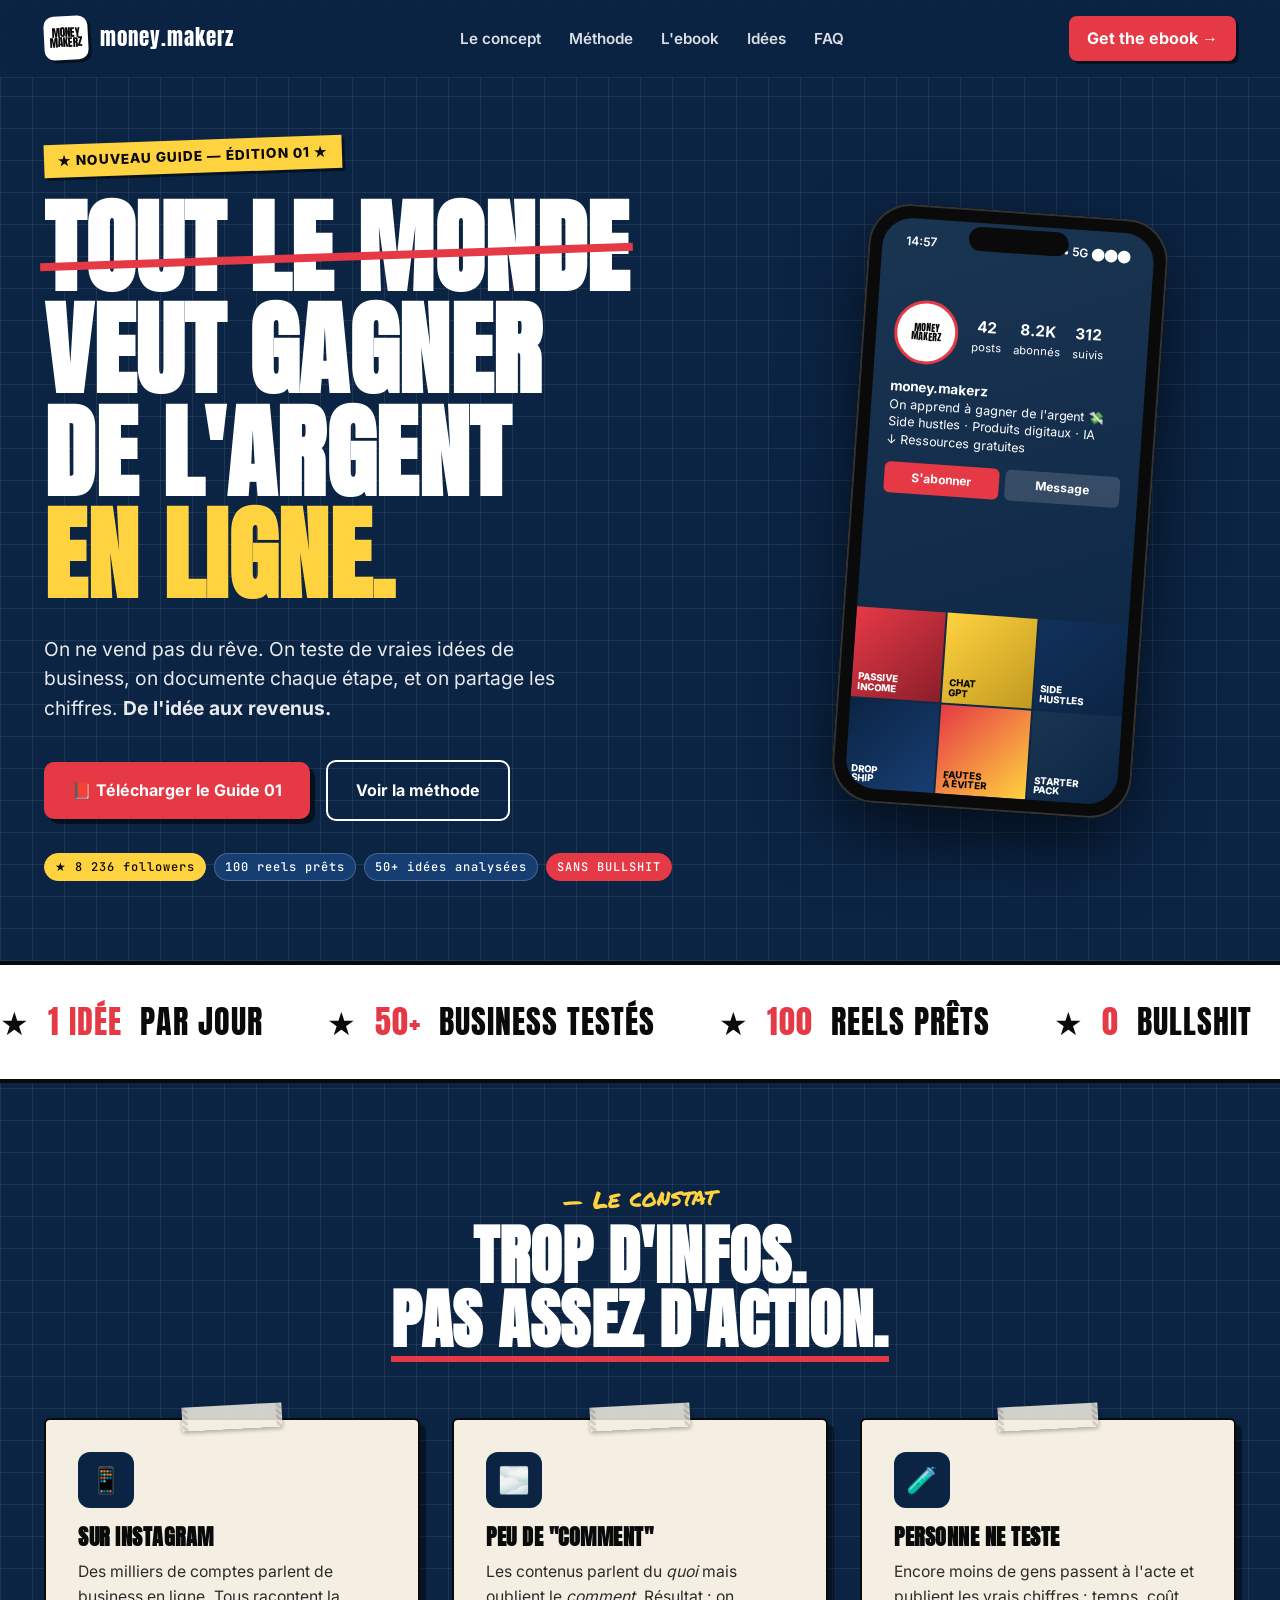
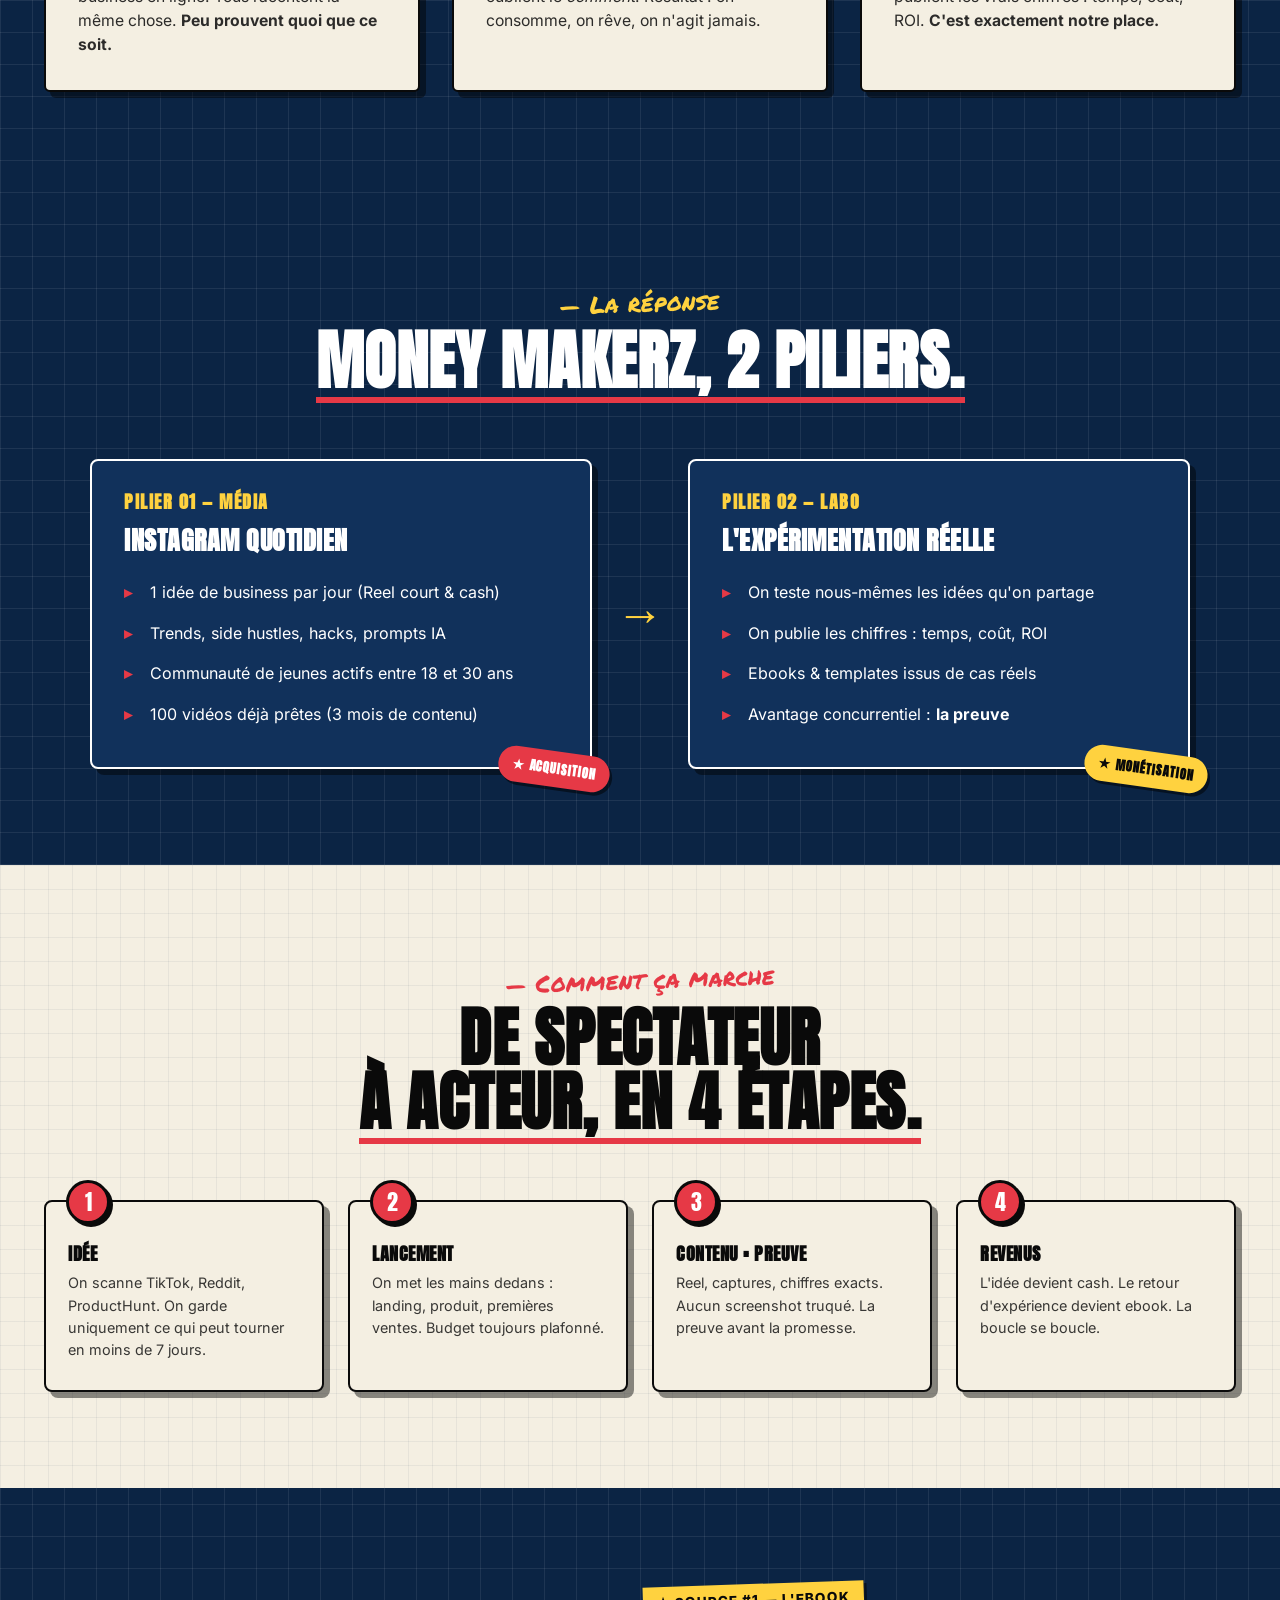
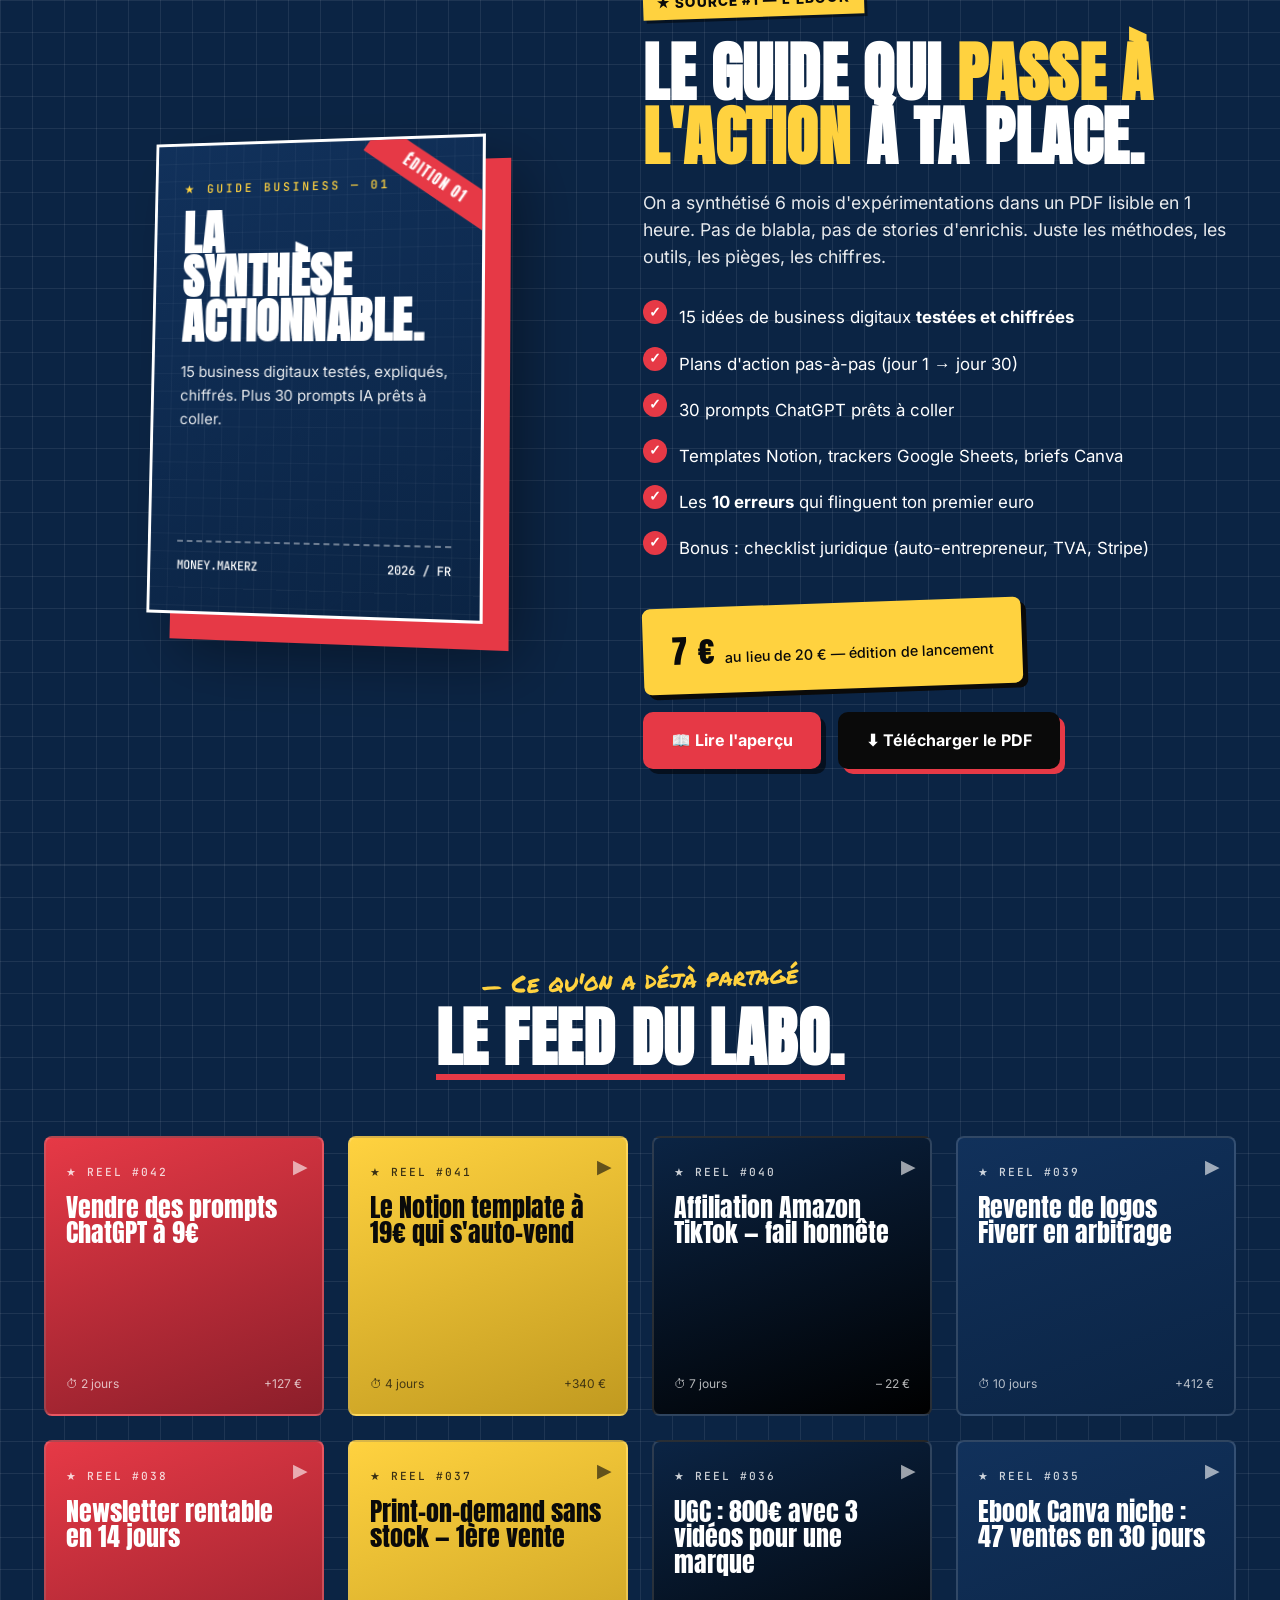
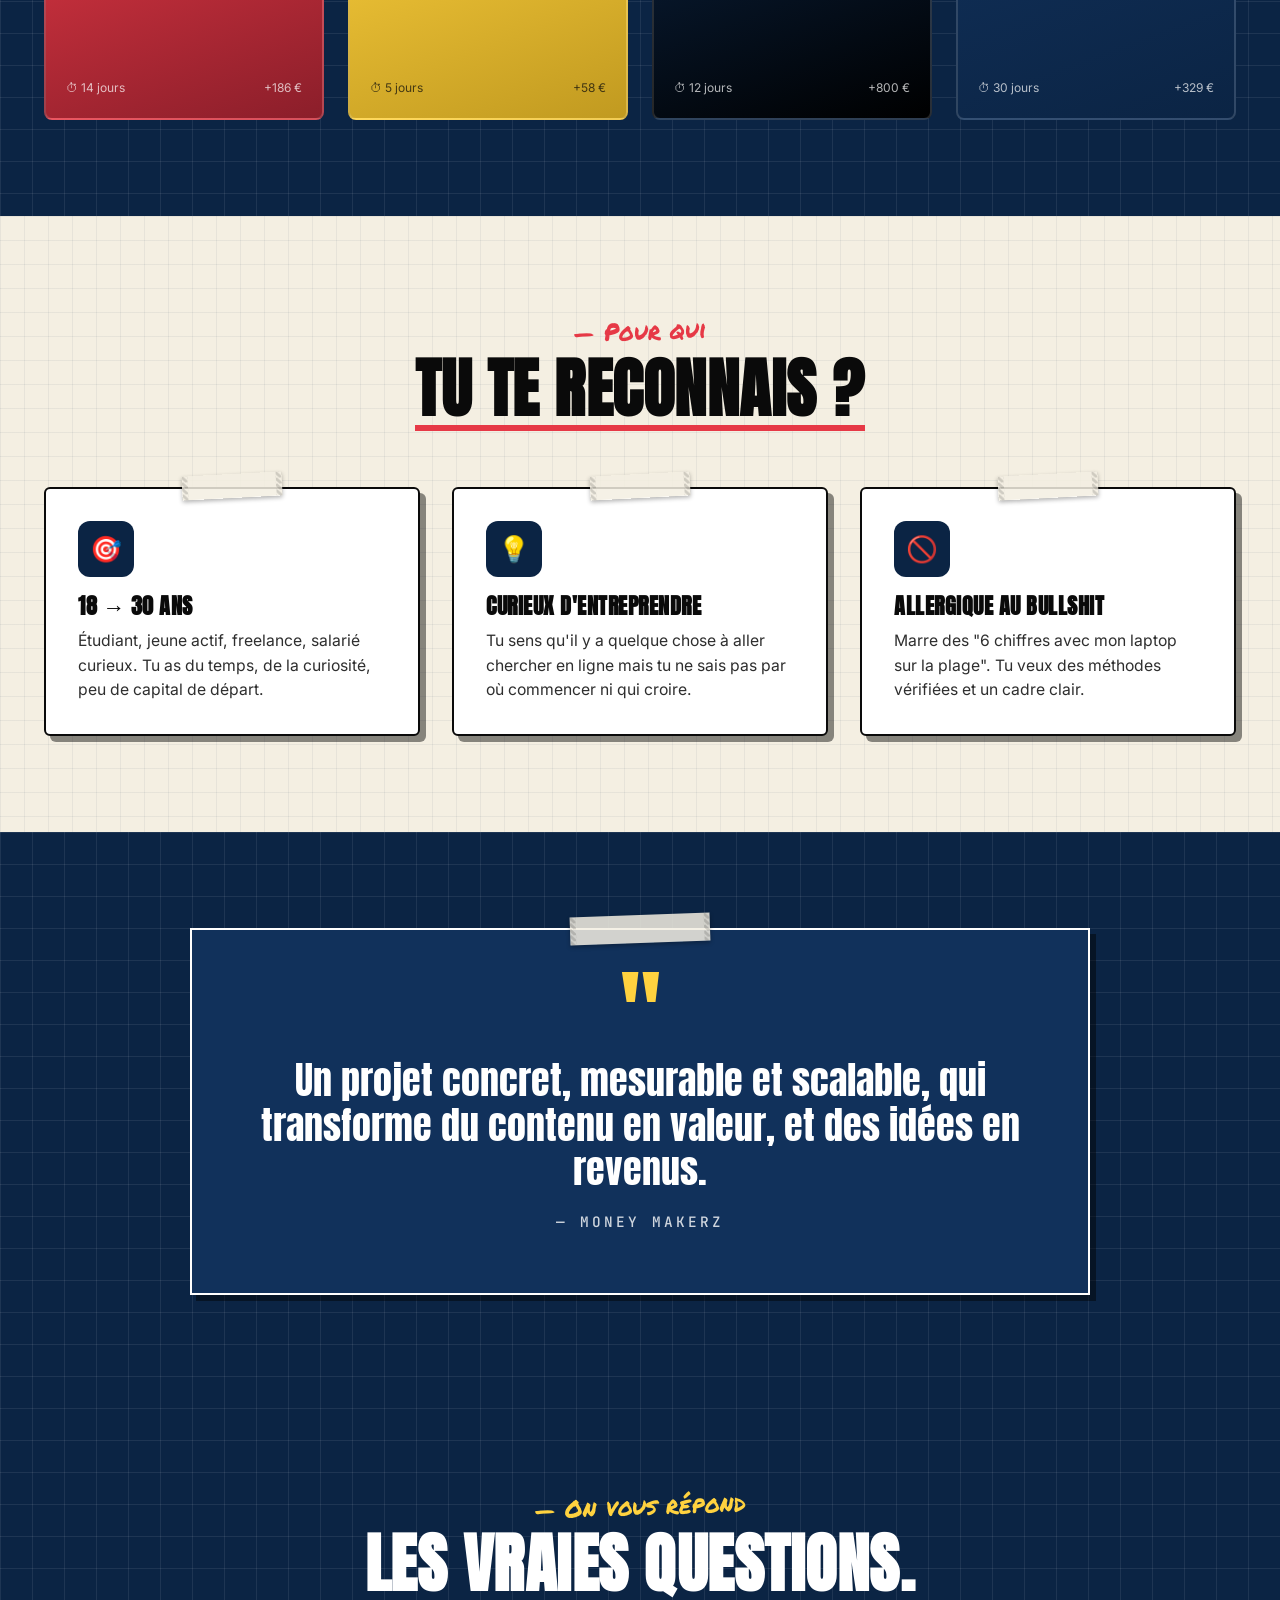
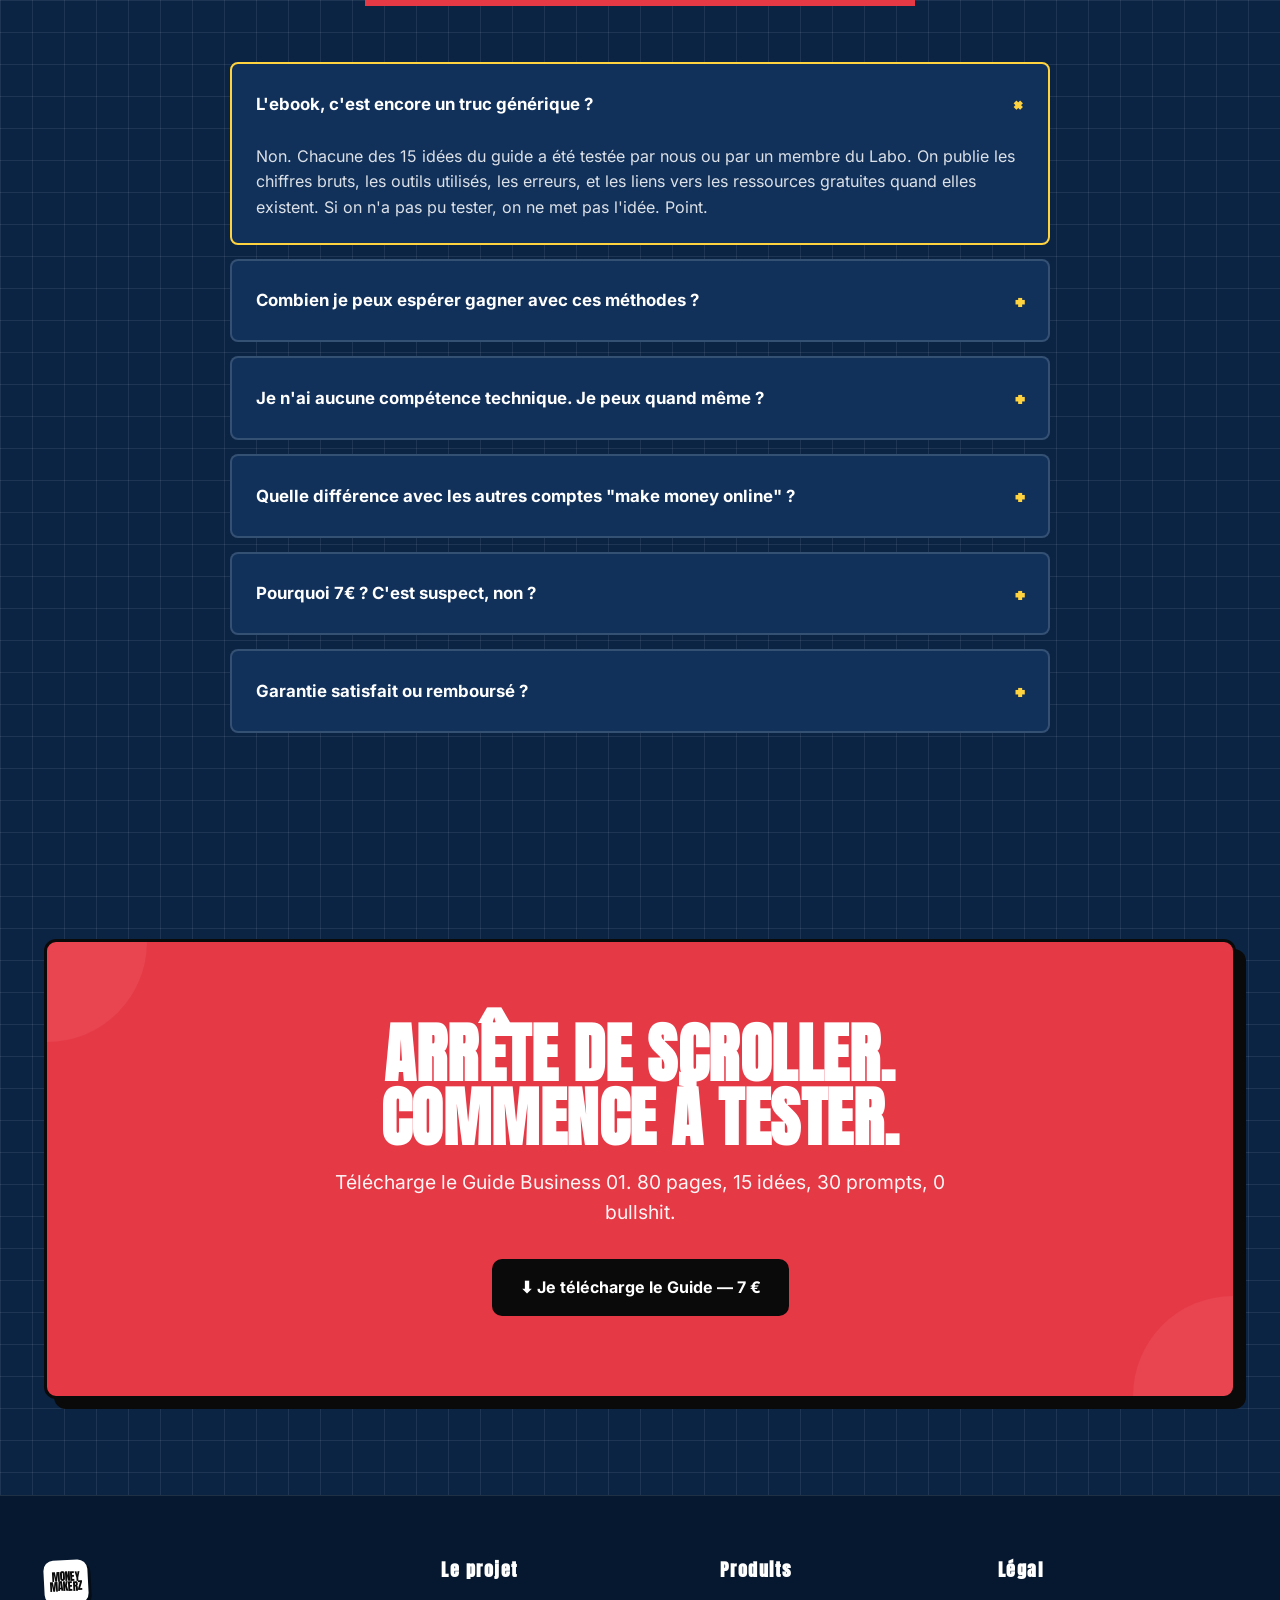
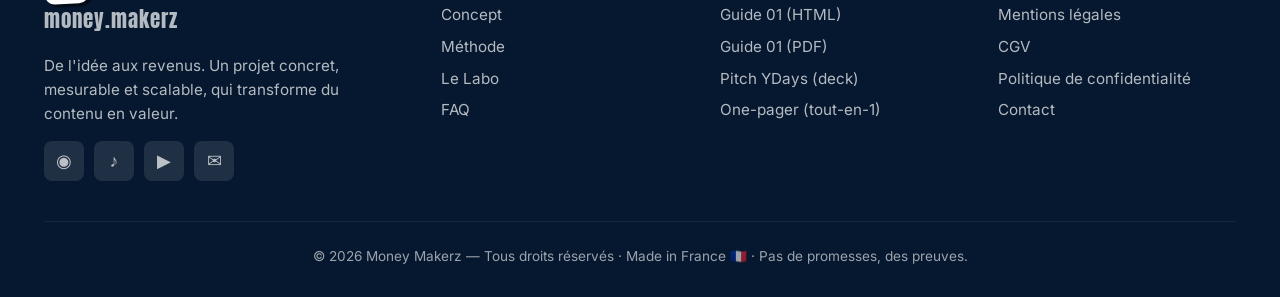
<file: index.html>
<!DOCTYPE html>
<html lang="fr">
<head>
<meta charset="UTF-8">
<meta name="viewport" content="width=device-width, initial-scale=1.0">
<title>Money Makerz — De l'idée aux revenus.</title>
<meta name="description" content="Money Makerz : chaque jour, une idée de business en ligne. On teste, on documente, on partage. La preuve par l'expérimentation. @money.makerz">
<meta property="og:title" content="Money Makerz — De l'idée aux revenus.">
<meta property="og:description" content="Chaque jour une nouvelle idée. On teste, on documente, on partage les résultats. Ebooks pratiques, sans bullshit.">
<link rel="stylesheet" href="assets/fonts.css">
<link rel="stylesheet" href="styles.css">
</head>
<body class="grid-bg">

<!-- ============ NAV ============ -->
<nav class="nav">
  <div class="nav-inner">
    <a href="#" class="brand">
      <div class="brand-mark">MONEY<br>MAKERZ</div>
      <span class="brand-name">money.makerz</span>
    </a>
    <ul class="nav-links">
      <li><a href="#pillars">Le concept</a></li>
      <li><a href="#process">Méthode</a></li>
      <li><a href="#ebook">L'ebook</a></li>
      <li><a href="#ideas">Idées</a></li>
      <li><a href="#faq">FAQ</a></li>
    </ul>
    <a href="#ebook" class="nav-cta">Get the ebook →</a>
  </div>
</nav>

<!-- ============ HERO ============ -->
<header class="hero">
  <div class="container hero-inner">
    <div>
      <span class="hero-eyebrow">★ NOUVEAU GUIDE — ÉDITION 01 ★</span>
      <h1>
        <span class="struck">Tout le monde</span><br>
        veut gagner<br>
        de l'argent<br>
        <span class="accent">en ligne.</span>
      </h1>
      <p class="hero-sub">
        On ne vend pas du rêve. On teste de vraies idées de business, on documente
        chaque étape, et on partage les chiffres. <b>De l'idée aux revenus.</b>
      </p>
      <div class="hero-cta-row">
        <a href="#ebook" class="btn btn-primary">📕 Télécharger le Guide 01</a>
        <a href="#pillars" class="btn btn-ghost">Voir la méthode</a>
      </div>
      <div class="badge-row" style="margin-top:32px">
        <span class="badge yellow">★ 8 236 followers</span>
        <span class="badge">100 reels prêts</span>
        <span class="badge">50+ idées analysées</span>
        <span class="badge red">SANS BULLSHIT</span>
      </div>
    </div>

    <div>
      <div class="phone">
        <div class="phone-screen">
          <div class="phone-bar"><span>14:57</span><span>• 5G ⬤⬤⬤</span></div>
          <div class="phone-profile">
            <div class="phone-avatar">MONEY<br>MAKERZ</div>
            <div class="phone-stats">
              <div><b>42</b>posts</div>
              <div><b>8.2K</b>abonnés</div>
              <div><b>312</b>suivis</div>
            </div>
          </div>
          <div class="phone-bio">
            <b>money.makerz</b><br>
            On apprend à gagner de l'argent 💸<br>
            Side hustles · Produits digitaux · IA<br>
            ↓ Ressources gratuites
          </div>
          <div class="phone-btns">
            <span>S'abonner</span>
            <span>Message</span>
          </div>
          <div class="phone-grid">
            <div>PASSIVE<br>INCOME</div>
            <div>CHAT<br>GPT</div>
            <div>SIDE<br>HUSTLES</div>
            <div>DROP<br>SHIP</div>
            <div>FAUTES<br>À ÉVITER</div>
            <div>STARTER<br>PACK</div>
          </div>
        </div>
      </div>
    </div>
  </div>
</header>

<!-- ============ MARQUEE STATS ============ -->
<div class="stats-strip">
  <div class="stats-row">
    <span>★ <em>1 IDÉE</em> PAR JOUR</span>
    <span>★ <em>50+</em> BUSINESS TESTÉS</span>
    <span>★ <em>100</em> REELS PRÊTS</span>
    <span>★ <em>0</em> BULLSHIT</span>
    <span>★ DE L'IDÉE AUX <em>REVENUS</em></span>
    <span>★ <em>1 IDÉE</em> PAR JOUR</span>
    <span>★ <em>50+</em> BUSINESS TESTÉS</span>
    <span>★ <em>100</em> REELS PRÊTS</span>
    <span>★ <em>0</em> BULLSHIT</span>
    <span>★ DE L'IDÉE AUX <em>REVENUS</em></span>
  </div>
</div>

<!-- ============ PROBLEM ============ -->
<section>
  <div class="container">
    <div class="section-title">
      <span class="hand">— Le constat</span>
      <h2>Trop d'infos.<br>Pas assez d'action.</h2>
    </div>
    <div class="cards">
      <div class="card">
        <span class="tape"></span>
        <div class="card-icon">📱</div>
        <h3>Sur Instagram</h3>
        <p>Des milliers de comptes parlent de business en ligne. Tous racontent la même chose. <b>Peu prouvent quoi que ce soit.</b></p>
      </div>
      <div class="card">
        <span class="tape"></span>
        <div class="card-icon">🌫️</div>
        <h3>Peu de "comment"</h3>
        <p>Les contenus parlent du <em>quoi</em> mais oublient le <em>comment</em>. Résultat : on consomme, on rêve, on n'agit jamais.</p>
      </div>
      <div class="card">
        <span class="tape"></span>
        <div class="card-icon">🧪</div>
        <h3>Personne ne teste</h3>
        <p>Encore moins de gens passent à l'acte et publient les vrais chiffres : temps, coût, ROI. <b>C'est exactement notre place.</b></p>
      </div>
    </div>
  </div>
</section>

<!-- ============ PILLARS ============ -->
<section id="pillars">
  <div class="container">
    <div class="section-title">
      <span class="hand">— La réponse</span>
      <h2>Money Makerz, 2 piliers.</h2>
    </div>
    <div class="pillars">
      <div class="pillar">
        <h4>PILIER 01 — MÉDIA</h4>
        <h3>Instagram quotidien</h3>
        <ul>
          <li>1 idée de business par jour (Reel court & cash)</li>
          <li>Trends, side hustles, hacks, prompts IA</li>
          <li>Communauté de jeunes actifs entre 18 et 30 ans</li>
          <li>100 vidéos déjà prêtes (3 mois de contenu)</li>
        </ul>
        <span class="pillar-stamp">★ ACQUISITION</span>
      </div>

      <div class="pillar-link">→</div>

      <div class="pillar">
        <h4>PILIER 02 — LABO</h4>
        <h3>L'expérimentation réelle</h3>
        <ul>
          <li>On teste nous-mêmes les idées qu'on partage</li>
          <li>On publie les chiffres : temps, coût, ROI</li>
          <li>Ebooks &amp; templates issus de cas réels</li>
          <li>Avantage concurrentiel : <b>la preuve</b></li>
        </ul>
        <span class="pillar-stamp" style="background:var(--yellow);color:var(--ink)">★ MONÉTISATION</span>
      </div>
    </div>
  </div>
</section>

<!-- ============ PROCESS ============ -->
<section id="process" class="paper-bg" style="color:var(--ink)">
  <div class="container">
    <div class="section-title">
      <span class="hand" style="color:var(--red)">— Comment ça marche</span>
      <h2 style="color:var(--ink)">De spectateur<br>à acteur, en 4 étapes.</h2>
    </div>
    <div class="process-track">
      <div class="process-step">
        <span class="num">1</span>
        <h4>IDÉE</h4>
        <p>On scanne TikTok, Reddit, ProductHunt. On garde uniquement ce qui peut tourner en moins de 7 jours.</p>
      </div>
      <div class="process-step">
        <span class="num">2</span>
        <h4>LANCEMENT</h4>
        <p>On met les mains dedans : landing, produit, premières ventes. Budget toujours plafonné.</p>
      </div>
      <div class="process-step">
        <span class="num">3</span>
        <h4>CONTENU = PREUVE</h4>
        <p>Reel, captures, chiffres exacts. Aucun screenshot truqué. La preuve avant la promesse.</p>
      </div>
      <div class="process-step">
        <span class="num">4</span>
        <h4>REVENUS</h4>
        <p>L'idée devient cash. Le retour d'expérience devient ebook. La boucle se boucle.</p>
      </div>
    </div>
  </div>
</section>

<!-- ============ EBOOK FEATURE ============ -->
<section id="ebook">
  <div class="container">
    <div class="ebook-feature">
      <div class="ebook-mock">
        <div class="ebook-cover">
          <div class="badge-edition">ÉDITION 01</div>
          <div class="small">★ GUIDE BUSINESS — 01</div>
          <h2>La<br>synthèse<br>actionnable.</h2>
          <p class="sub">15 business digitaux testés, expliqués, chiffrés. Plus 30 prompts IA prêts à coller.</p>
          <div class="stamp">
            <span>MONEY.MAKERZ</span>
            <span>2026 / FR</span>
          </div>
        </div>
      </div>

      <div class="ebook-info">
        <span class="hero-eyebrow">★ SOURCE #1 — L'EBOOK</span>
        <h2>Le guide qui <span class="accent">passe à l'action</span> à ta place.</h2>
        <p style="font-size:1.1rem;opacity:.9;margin:20px 0">
          On a synthétisé 6 mois d'expérimentations dans un PDF lisible en 1 heure.
          Pas de blabla, pas de stories d'enrichis. Juste les méthodes, les outils,
          les pièges, les chiffres.
        </p>
        <ul class="ebook-features">
          <li>15 idées de business digitaux <b>testées et chiffrées</b></li>
          <li>Plans d'action pas-à-pas (jour 1 → jour 30)</li>
          <li>30 prompts ChatGPT prêts à coller</li>
          <li>Templates Notion, trackers Google Sheets, briefs Canva</li>
          <li>Les <b>10 erreurs</b> qui flinguent ton premier euro</li>
          <li>Bonus : checklist juridique (auto-entrepreneur, TVA, Stripe)</li>
        </ul>
        <div class="price-tag">
          7 € <small>au lieu de 20 € — édition de lancement</small>
        </div>
        <br>
        <a href="ebook.html" class="btn btn-primary" style="margin-right:12px">📖 Lire l'aperçu</a>
        <a href="ebook.pdf" class="btn btn-dark" download>⬇ Télécharger le PDF</a>
      </div>
    </div>
  </div>
</section>

<!-- ============ IDEAS FEED ============ -->
<section id="ideas" class="grid-bg">
  <div class="container">
    <div class="section-title">
      <span class="hand">— Ce qu'on a déjà partagé</span>
      <h2>Le feed du Labo.</h2>
    </div>
    <div class="feed">
      <div class="post red">
        <div>
          <span class="reel-icon">▶</span>
          <span class="tag">★ REEL #042</span>
          <div class="title">Vendre des prompts ChatGPT à 9€</div>
        </div>
        <div class="meta"><span>⏱ 2 jours</span><span>+127 €</span></div>
      </div>

      <div class="post yellow">
        <div>
          <span class="reel-icon">▶</span>
          <span class="tag">★ REEL #041</span>
          <div class="title">Le Notion template à 19€ qui s'auto-vend</div>
        </div>
        <div class="meta"><span>⏱ 4 jours</span><span>+340 €</span></div>
      </div>

      <div class="post dark">
        <div>
          <span class="reel-icon">▶</span>
          <span class="tag">★ REEL #040</span>
          <div class="title">Affiliation Amazon TikTok — fail honnête</div>
        </div>
        <div class="meta"><span>⏱ 7 jours</span><span>– 22 €</span></div>
      </div>

      <div class="post split">
        <div>
          <span class="reel-icon">▶</span>
          <span class="tag">★ REEL #039</span>
          <div class="title">Revente de logos Fiverr en arbitrage</div>
        </div>
        <div class="meta"><span>⏱ 10 jours</span><span>+412 €</span></div>
      </div>

      <div class="post red">
        <div>
          <span class="reel-icon">▶</span>
          <span class="tag">★ REEL #038</span>
          <div class="title">Newsletter rentable en 14 jours</div>
        </div>
        <div class="meta"><span>⏱ 14 jours</span><span>+186 €</span></div>
      </div>

      <div class="post yellow">
        <div>
          <span class="reel-icon">▶</span>
          <span class="tag">★ REEL #037</span>
          <div class="title">Print-on-demand sans stock — 1ère vente</div>
        </div>
        <div class="meta"><span>⏱ 5 jours</span><span>+58 €</span></div>
      </div>

      <div class="post dark">
        <div>
          <span class="reel-icon">▶</span>
          <span class="tag">★ REEL #036</span>
          <div class="title">UGC : 800€ avec 3 vidéos pour une marque</div>
        </div>
        <div class="meta"><span>⏱ 12 jours</span><span>+800 €</span></div>
      </div>

      <div class="post split">
        <div>
          <span class="reel-icon">▶</span>
          <span class="tag">★ REEL #035</span>
          <div class="title">Ebook Canva niche : 47 ventes en 30 jours</div>
        </div>
        <div class="meta"><span>⏱ 30 jours</span><span>+329 €</span></div>
      </div>
    </div>
  </div>
</section>

<!-- ============ TARGET ============ -->
<section class="paper-bg" style="color:var(--ink)">
  <div class="container">
    <div class="section-title">
      <span class="hand" style="color:var(--red)">— Pour qui</span>
      <h2 style="color:var(--ink)">Tu te reconnais ?</h2>
    </div>
    <div class="cards">
      <div class="card" style="background:#fff">
        <span class="tape"></span>
        <div class="card-icon">🎯</div>
        <h3>18 → 30 ans</h3>
        <p>Étudiant, jeune actif, freelance, salarié curieux. Tu as du temps, de la curiosité, peu de capital de départ.</p>
      </div>
      <div class="card" style="background:#fff">
        <span class="tape"></span>
        <div class="card-icon">💡</div>
        <h3>Curieux d'entreprendre</h3>
        <p>Tu sens qu'il y a quelque chose à aller chercher en ligne mais tu ne sais pas par où commencer ni qui croire.</p>
      </div>
      <div class="card" style="background:#fff">
        <span class="tape"></span>
        <div class="card-icon">🚫</div>
        <h3>Allergique au bullshit</h3>
        <p>Marre des "6 chiffres avec mon laptop sur la plage". Tu veux des méthodes vérifiées et un cadre clair.</p>
      </div>
    </div>
  </div>
</section>

<!-- ============ QUOTE ============ -->
<section>
  <div class="container">
    <div class="quote-block">
      <span class="tape" style="top:-15px;left:50%;transform:translateX(-50%) rotate(-2deg);width:140px;height:28px"></span>
      <div class="marks">"</div>
      <p>Un projet concret, mesurable et scalable, qui transforme du contenu en valeur, et des idées en revenus.</p>
      <div class="author">— MONEY MAKERZ</div>
    </div>
  </div>
</section>

<!-- ============ FAQ ============ -->
<section id="faq">
  <div class="container">
    <div class="section-title">
      <span class="hand">— On vous répond</span>
      <h2>Les vraies questions.</h2>
    </div>
    <div class="faq">
      <details open>
        <summary>L'ebook, c'est encore un truc générique ?</summary>
        <div class="a">Non. Chacune des 15 idées du guide a été testée par nous ou par un membre du Labo. On publie les chiffres bruts, les outils utilisés, les erreurs, et les liens vers les ressources gratuites quand elles existent. Si on n'a pas pu tester, on ne met pas l'idée. Point.</div>
      </details>
      <details>
        <summary>Combien je peux espérer gagner avec ces méthodes ?</summary>
        <div class="a">Honnêtement, ça dépend du temps que tu mets et de l'idée que tu suis. Les ordres de grandeur dans le guide vont de <b>50 €</b> sur un premier test à <b>2 000 € / mois</b> pour les business qui prennent. On n'utilise jamais des "potentiel illimité" parce que c'est faux.</div>
      </details>
      <details>
        <summary>Je n'ai aucune compétence technique. Je peux quand même ?</summary>
        <div class="a">Oui. Le guide est volontairement orienté <b>low-code</b> et <b>no-code</b> : Notion, Canva, Gumroad, Systeme.io, ChatGPT. Si tu sais utiliser Instagram, tu sais utiliser ces outils.</div>
      </details>
      <details>
        <summary>Quelle différence avec les autres comptes "make money online" ?</summary>
        <div class="a">Trois choses : (1) on teste nous-mêmes avant de publier, (2) on publie les échecs aussi visibles que les succès, (3) on adapte les méthodes au cadre français (auto-entrepreneur, TVA, Stripe en France). Pas d'arbitrage Shopify avec des fournisseurs flou.</div>
      </details>
      <details>
        <summary>Pourquoi 7€ ? C'est suspect, non ?</summary>
        <div class="a">7 € c'est le prix d'un café à Paris. C'est volontairement un achat d'impulsion : on préfère vendre 1 000 ebooks à 7 € que 50 ebooks à 97 €. Plus on a de lecteurs, plus on a de retours, plus l'édition 02 sera précise.</div>
      </details>
      <details>
        <summary>Garantie satisfait ou remboursé ?</summary>
        <div class="a">Oui, 14 jours, sans question. Tu télécharges, tu lis, et si ça ne t'apporte rien tu nous écris sur Insta @money.makerz et on te rembourse. On n'a jamais eu honte du produit.</div>
      </details>
    </div>
  </div>
</section>

<!-- ============ FINAL CTA ============ -->
<section>
  <div class="container">
    <div class="final-cta">
      <h2>Arrête de scroller.<br>Commence à tester.</h2>
      <p>Télécharge le Guide Business 01. 80 pages, 15 idées, 30 prompts, 0 bullshit.</p>
      <a href="ebook.pdf" class="btn btn-dark" download>⬇ Je télécharge le Guide — 7 €</a>
    </div>
  </div>
</section>

<!-- ============ FOOTER ============ -->
<footer>
  <div class="container">
    <div class="foot-grid">
      <div class="foot-brand">
        <a href="#" class="brand">
          <div class="brand-mark">MONEY<br>MAKERZ</div>
          <span class="brand-name">money.makerz</span>
        </a>
        <p>De l'idée aux revenus. Un projet concret, mesurable et scalable, qui transforme du contenu en valeur.</p>
        <div class="socials">
          <a href="https://instagram.com/money.makerz" aria-label="Instagram">◉</a>
          <a href="#" aria-label="TikTok">♪</a>
          <a href="#" aria-label="YouTube">▶</a>
          <a href="#" aria-label="Email">✉</a>
        </div>
      </div>
      <div>
        <h5>Le projet</h5>
        <a href="#pillars">Concept</a>
        <a href="#process">Méthode</a>
        <a href="#ideas">Le Labo</a>
        <a href="#faq">FAQ</a>
      </div>
      <div>
        <h5>Produits</h5>
        <a href="ebook.html">Guide 01 (HTML)</a>
        <a href="ebook.pdf">Guide 01 (PDF)</a>
        <a href="pitch">Pitch YDays (deck)</a>
        <a href="onepager">One-pager (tout-en-1)</a>
      </div>
      <div>
        <h5>Légal</h5>
        <a href="#">Mentions légales</a>
        <a href="#">CGV</a>
        <a href="#">Politique de confidentialité</a>
        <a href="#">Contact</a>
      </div>
    </div>
    <div class="copyright">
      © 2026 Money Makerz — Tous droits réservés · Made in France 🇫🇷 · Pas de promesses, des preuves.
    </div>
  </div>
</footer>

</body>
</html>
</file>
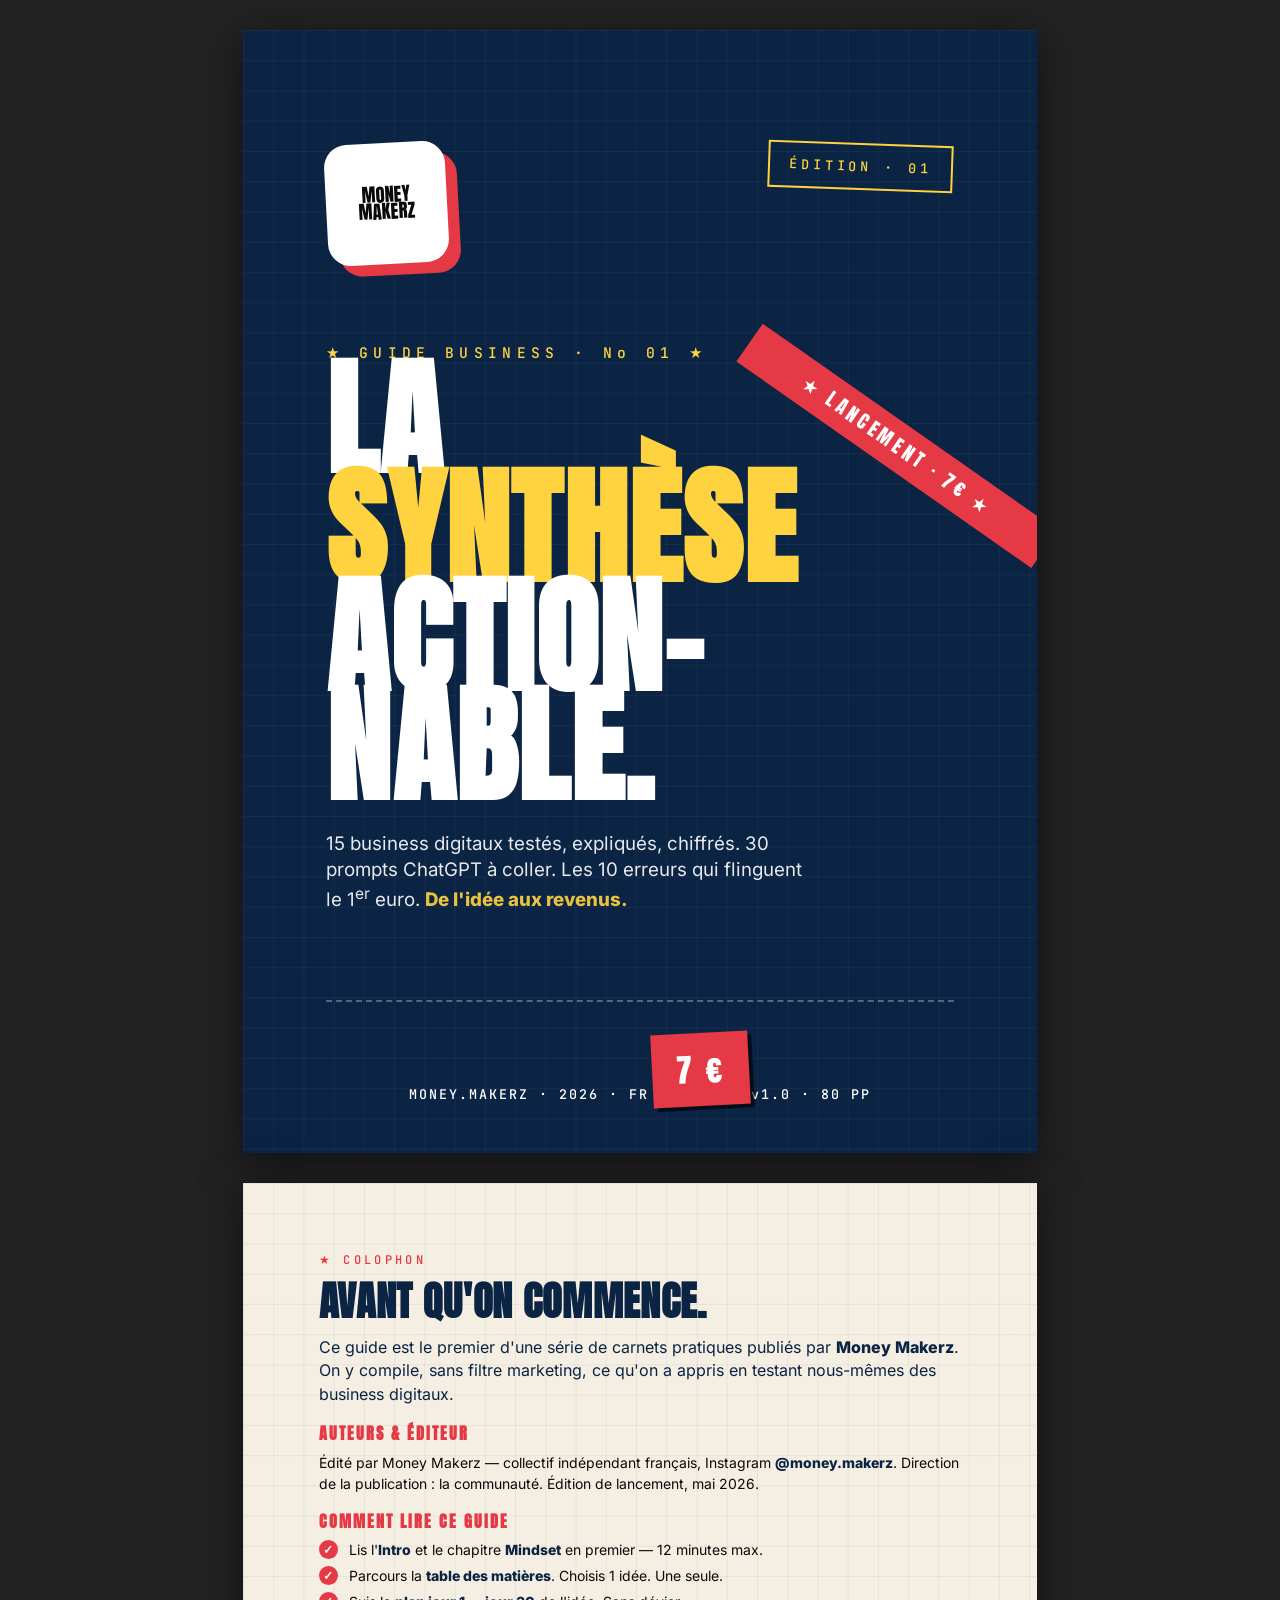
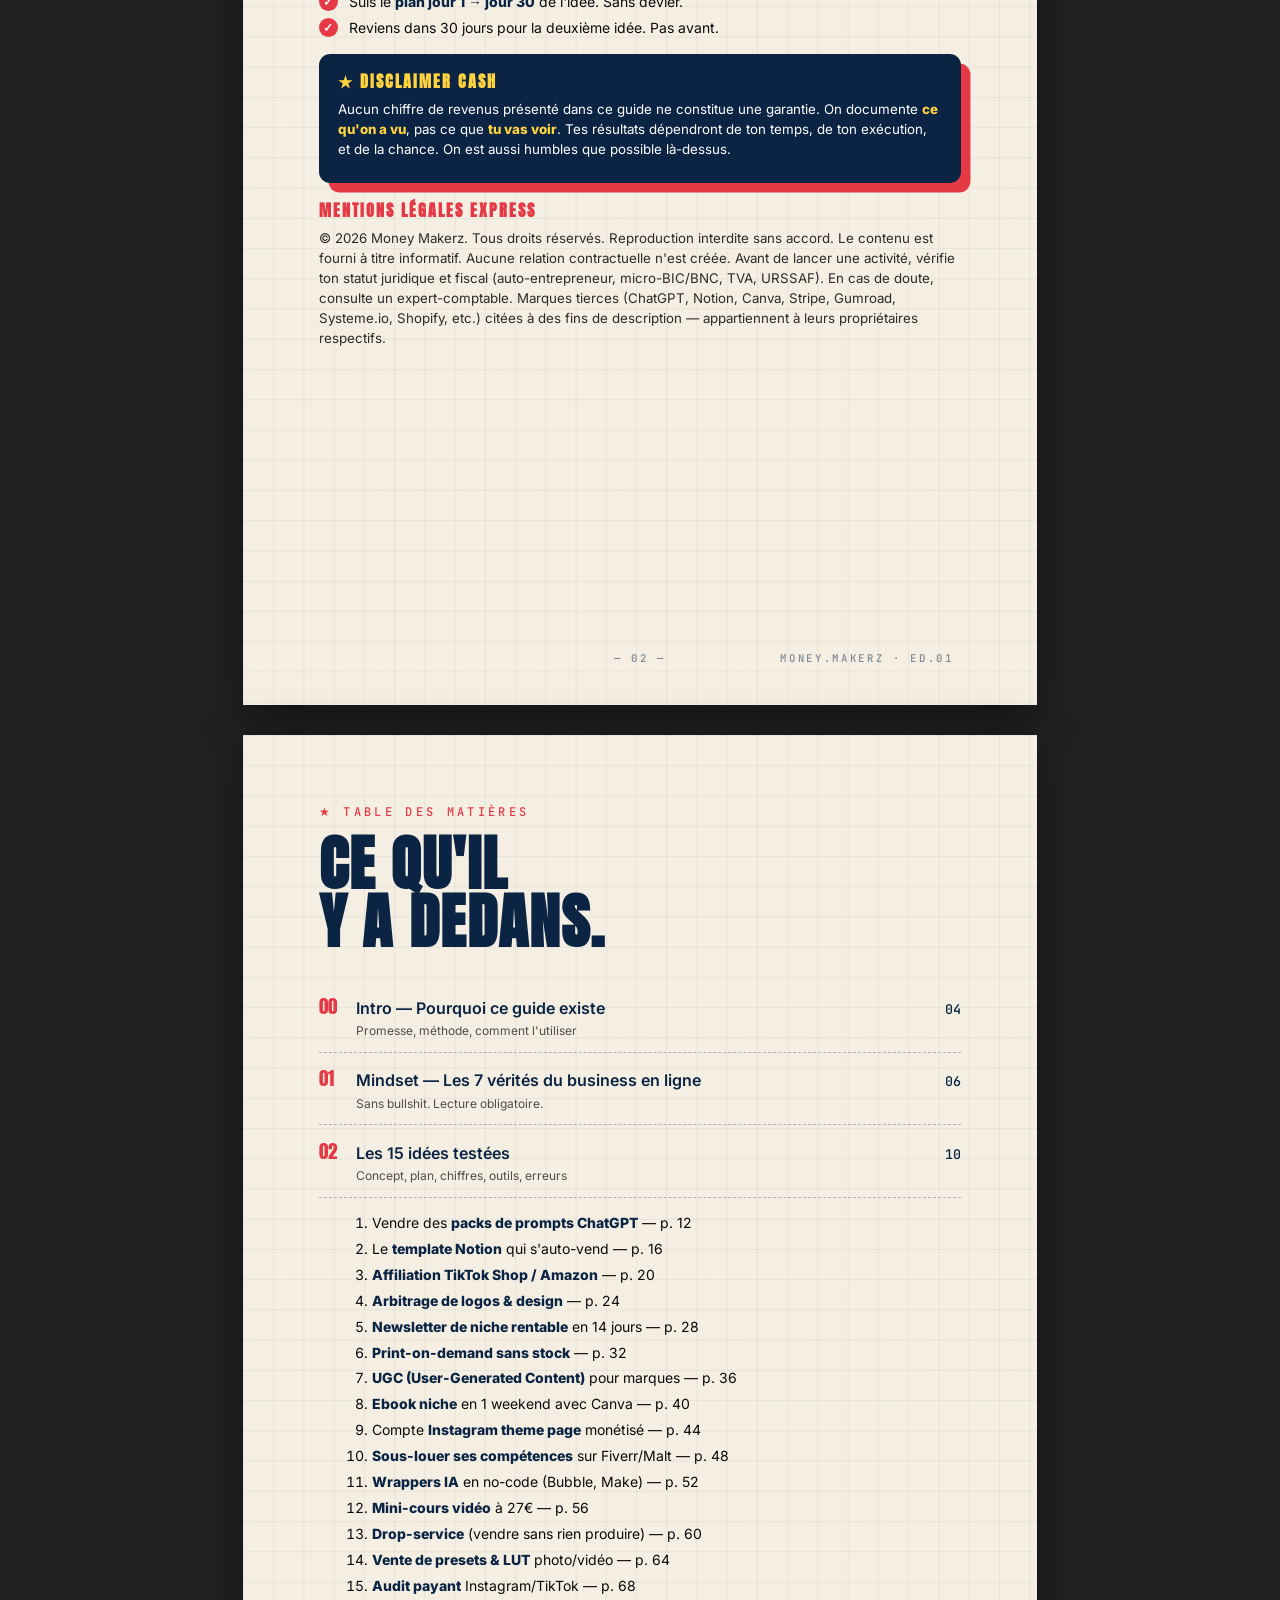
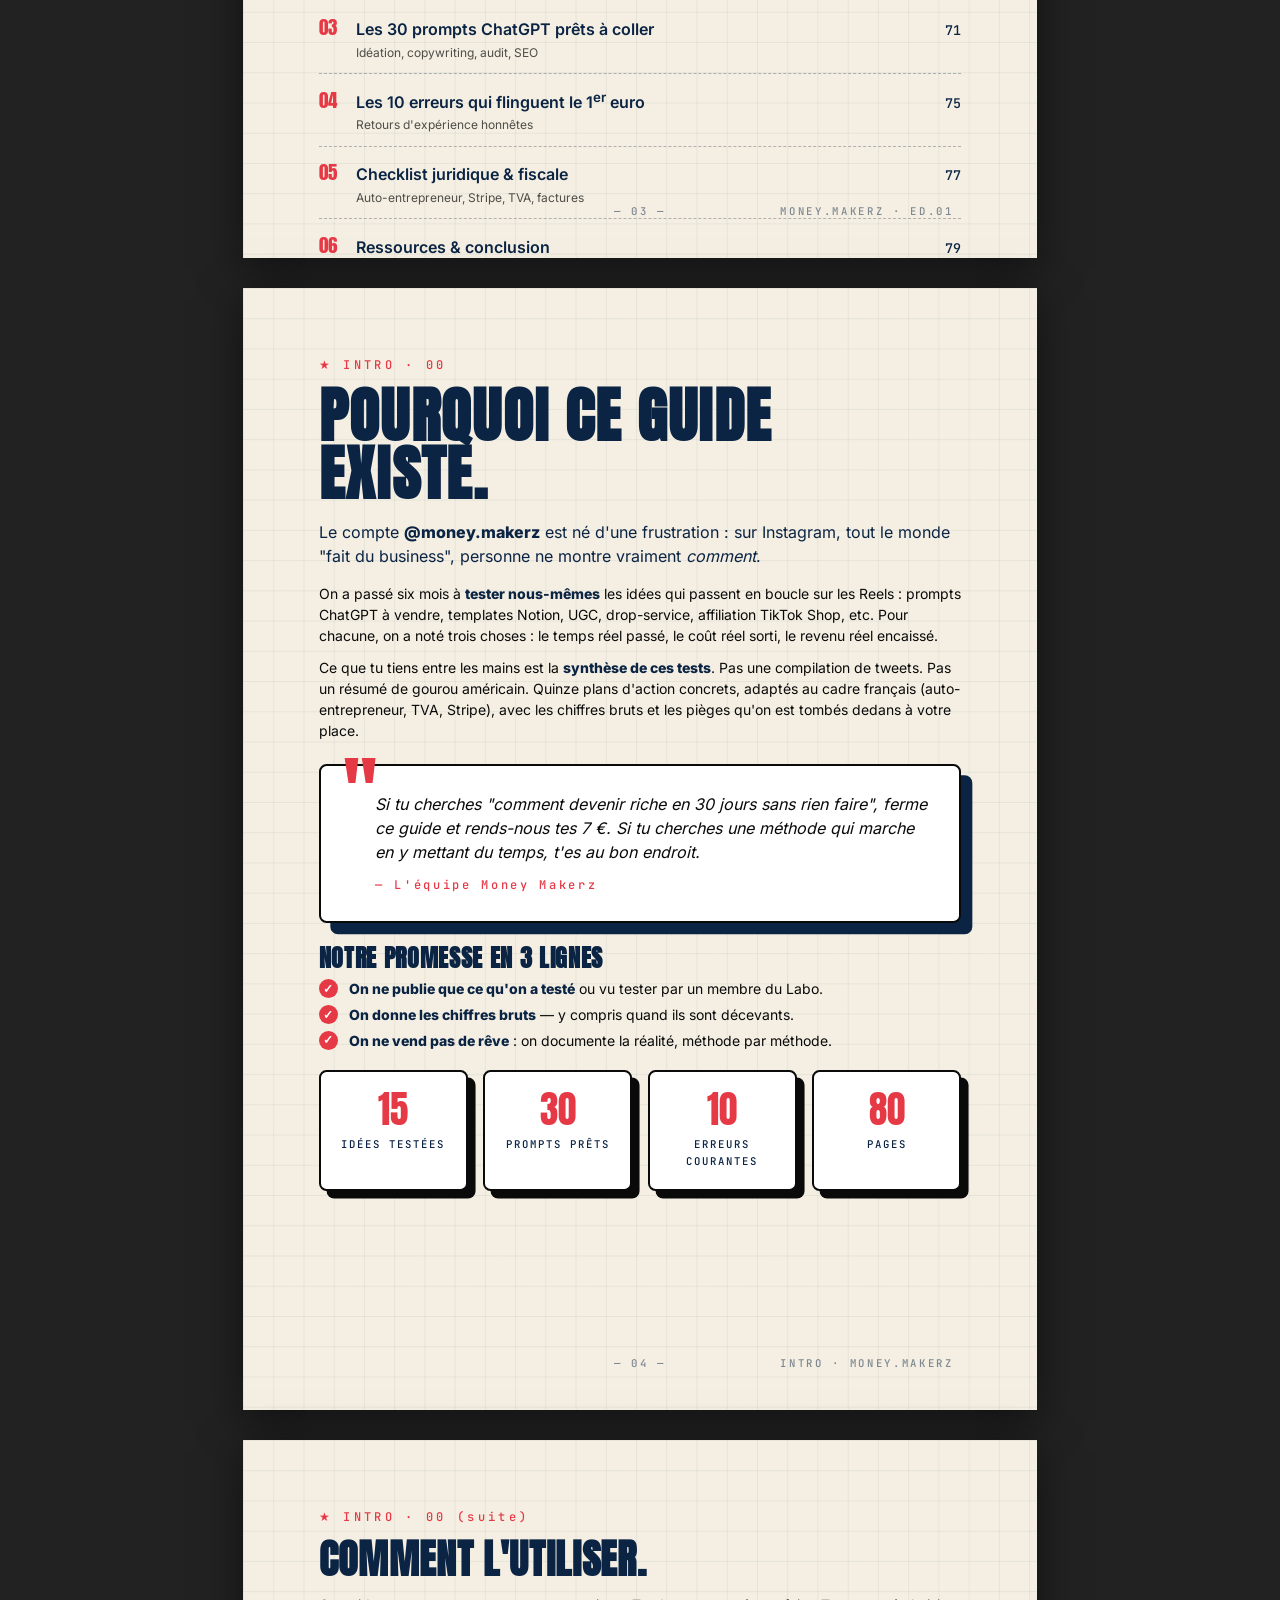
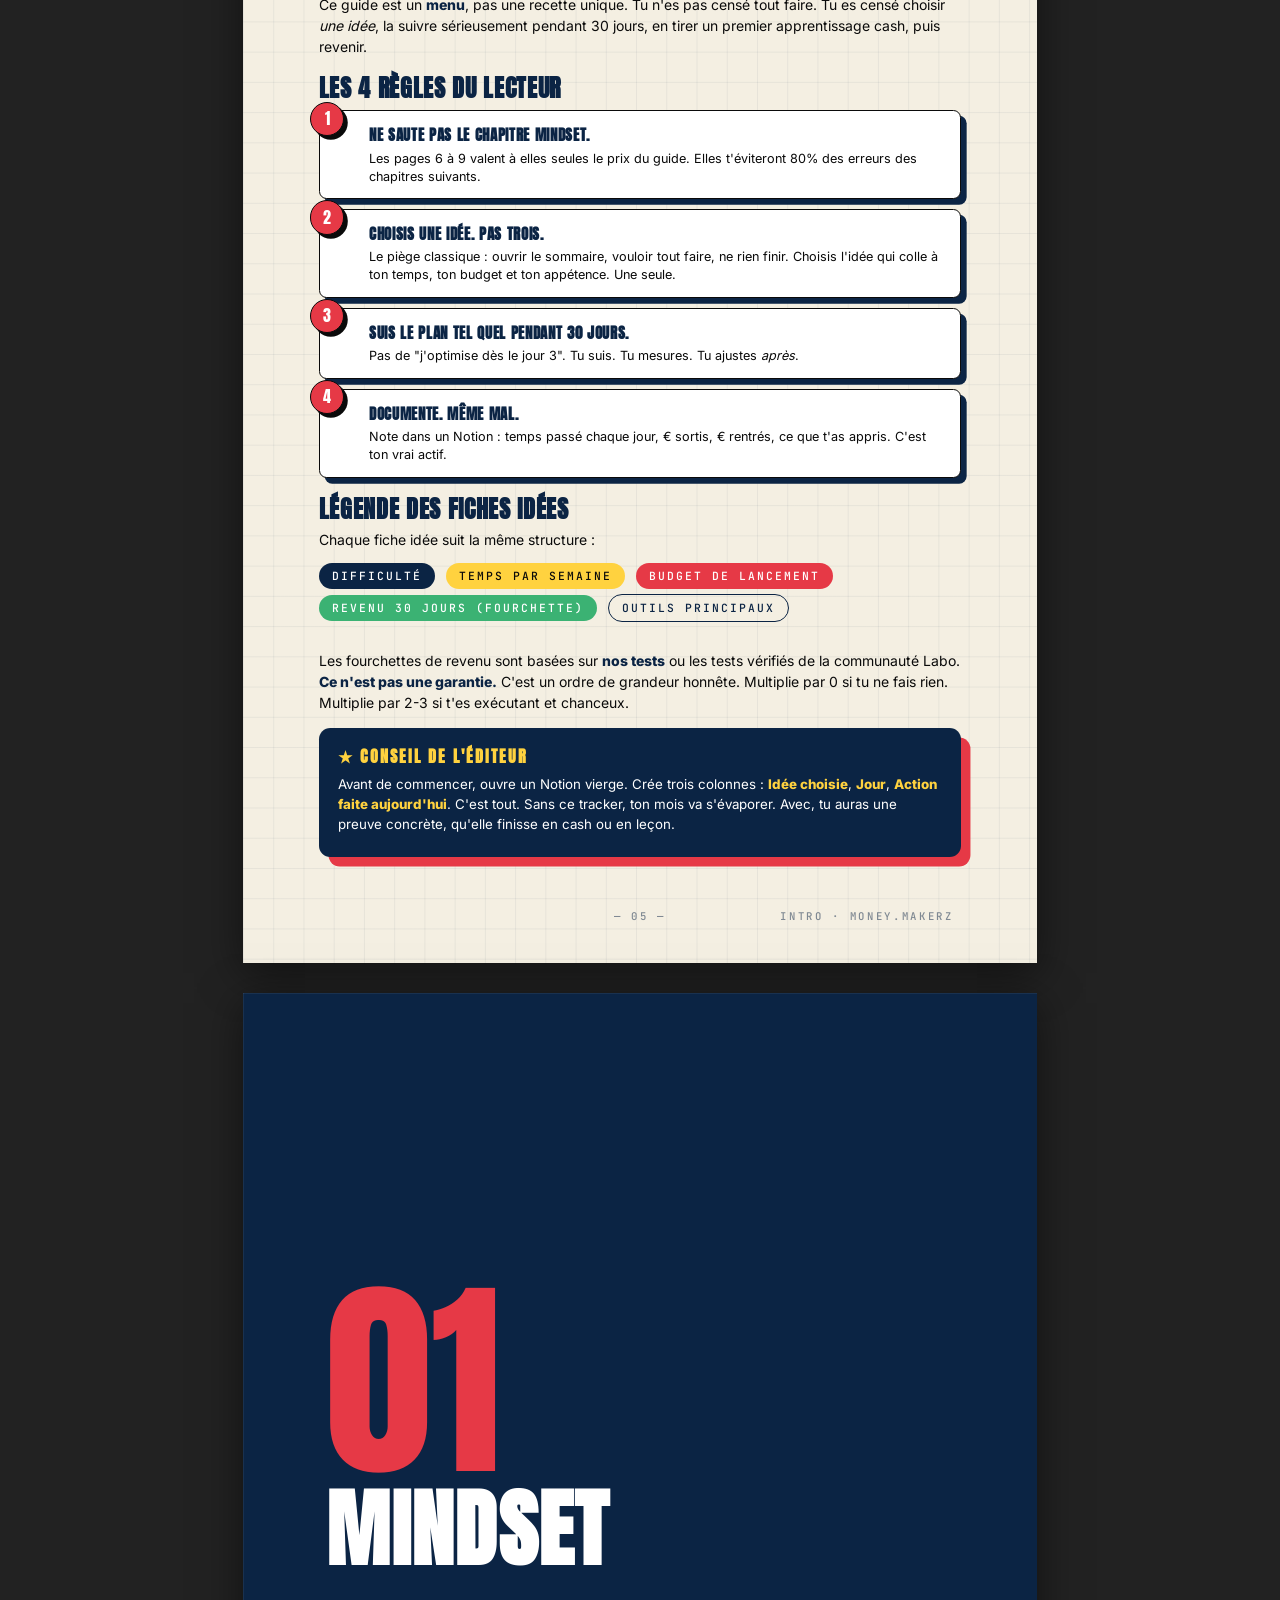
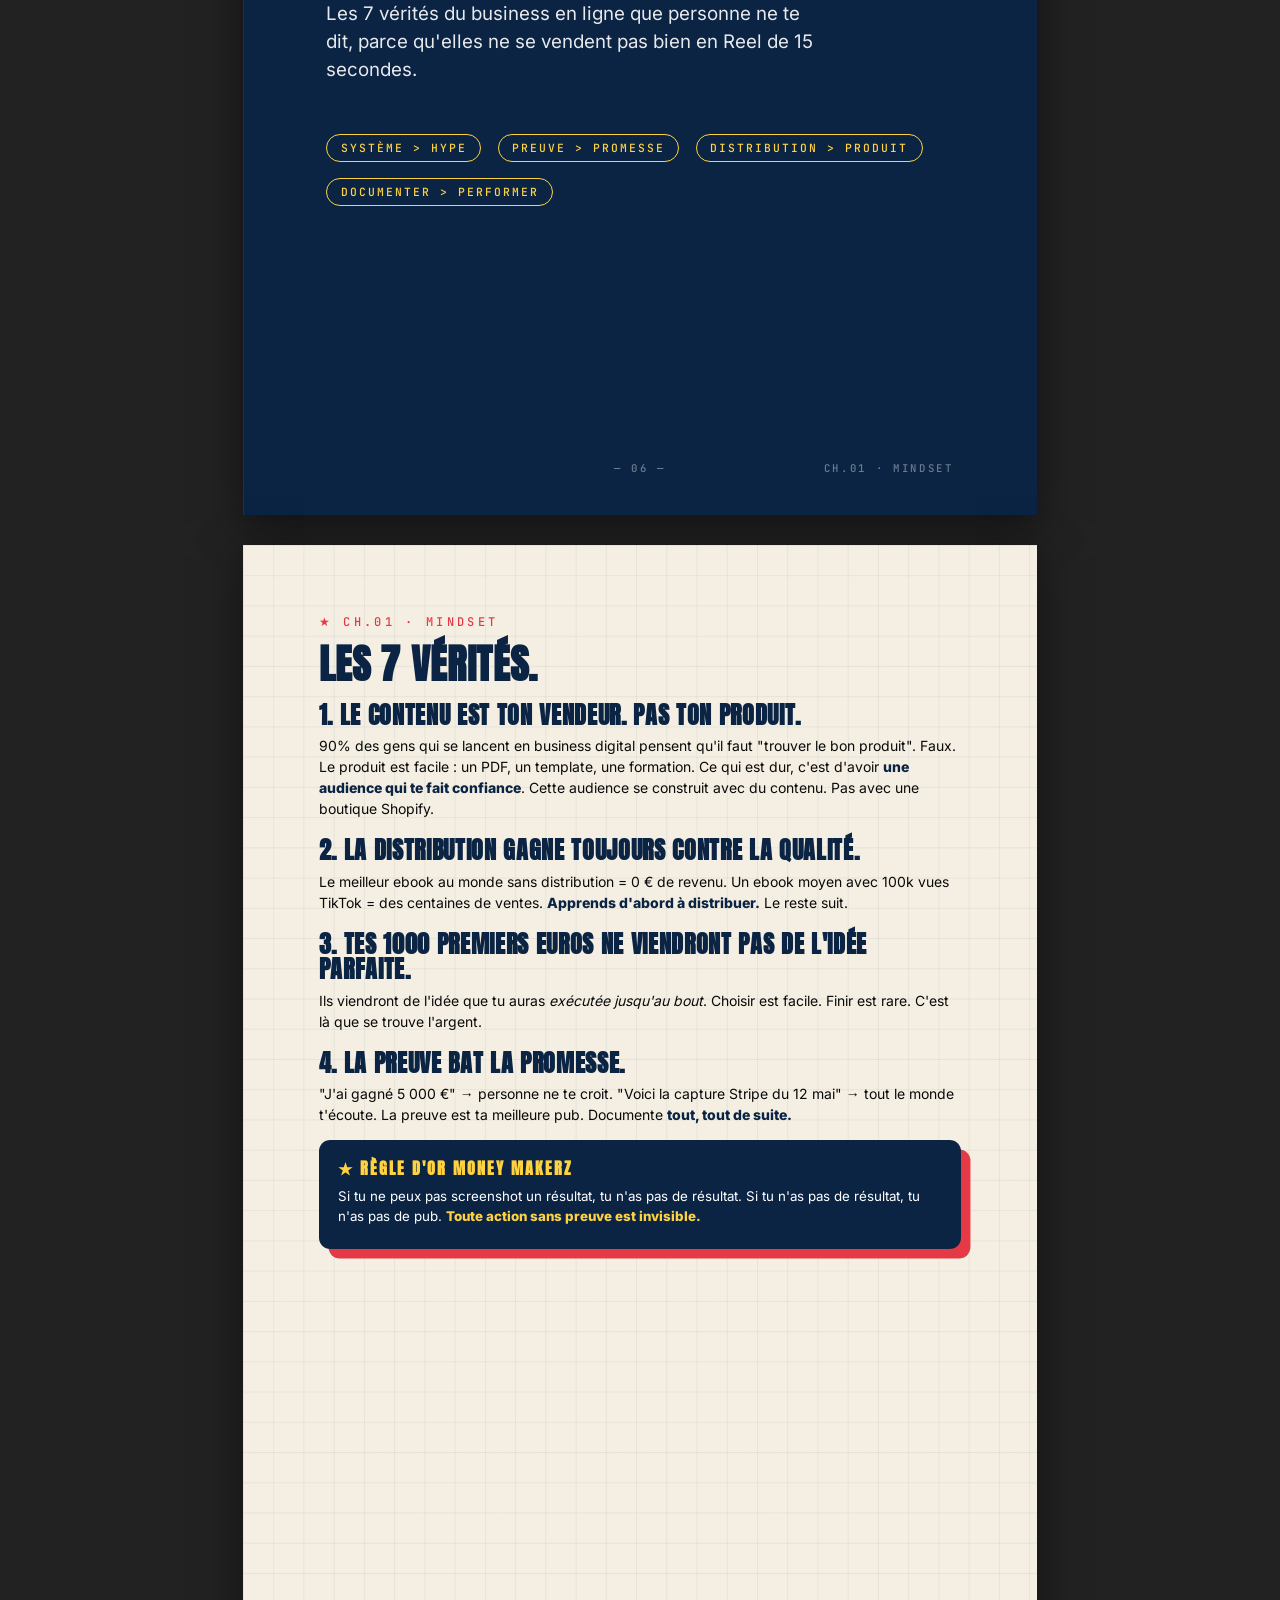
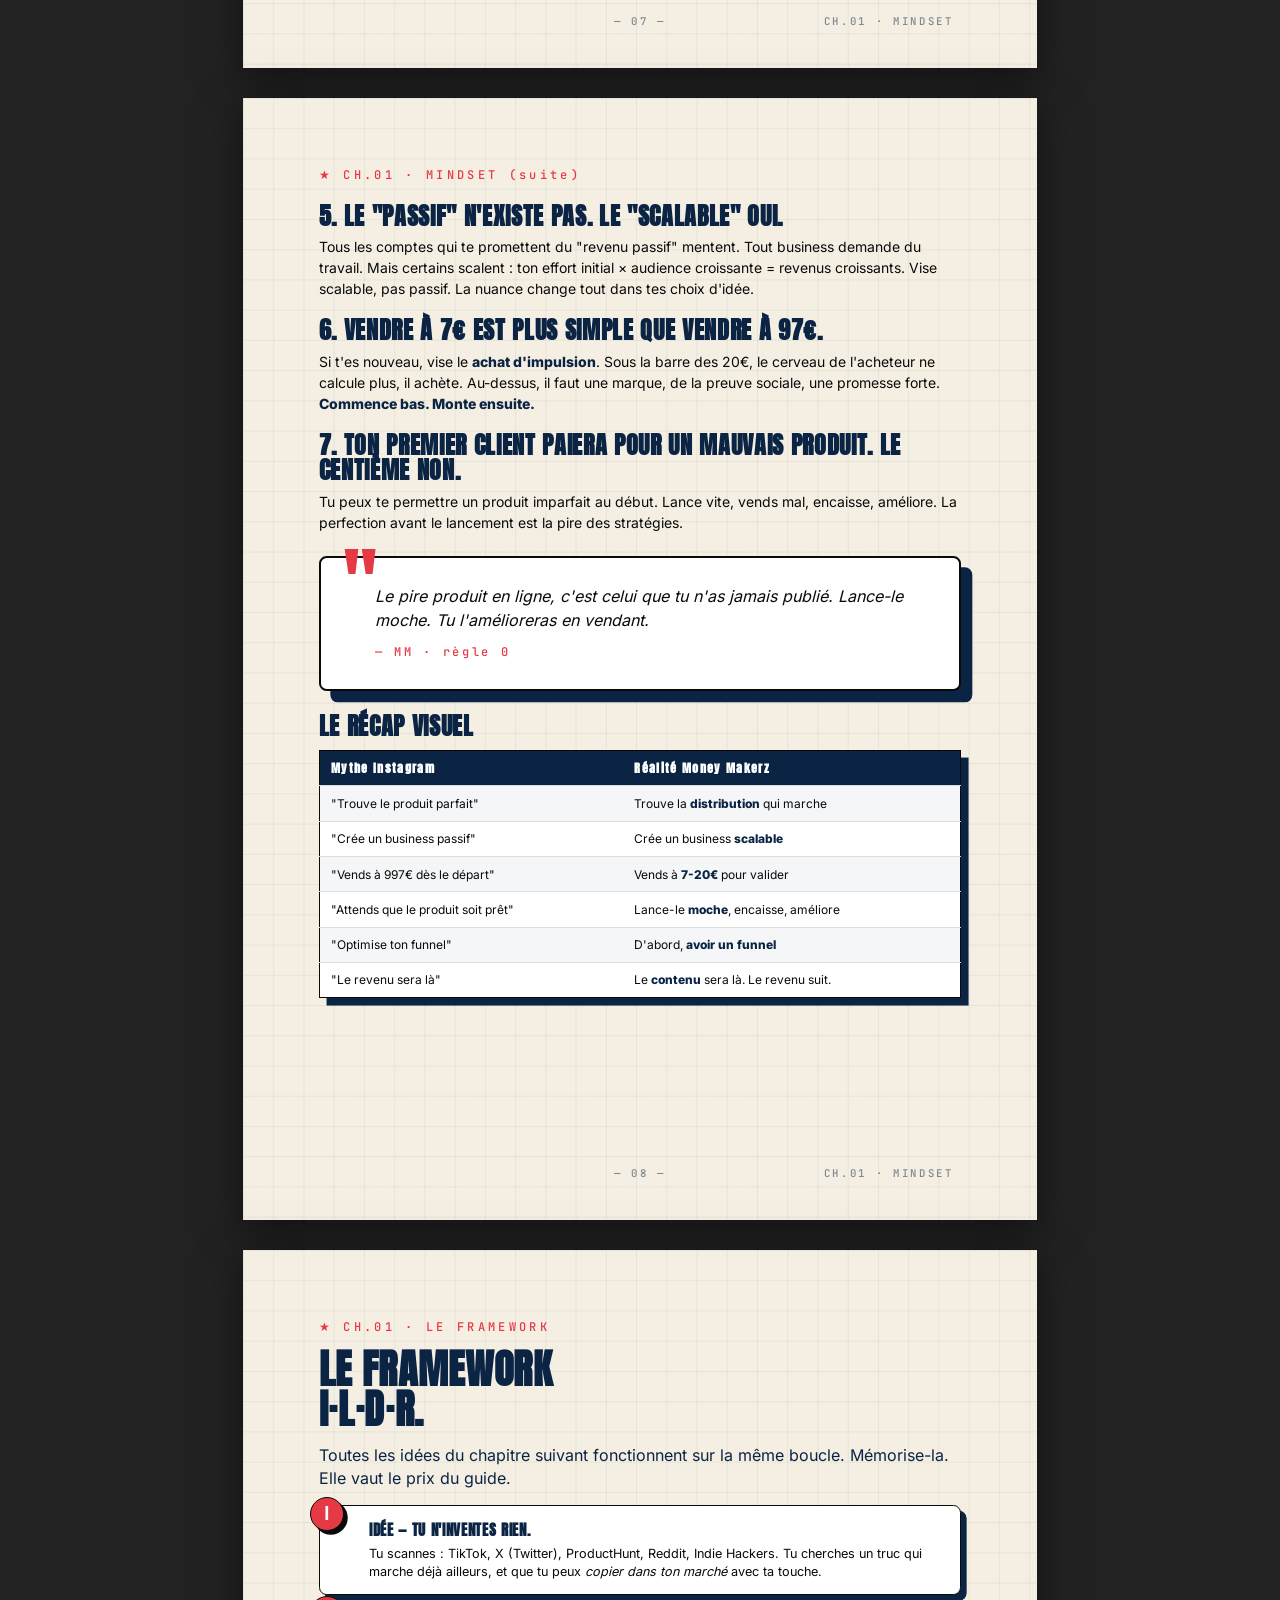
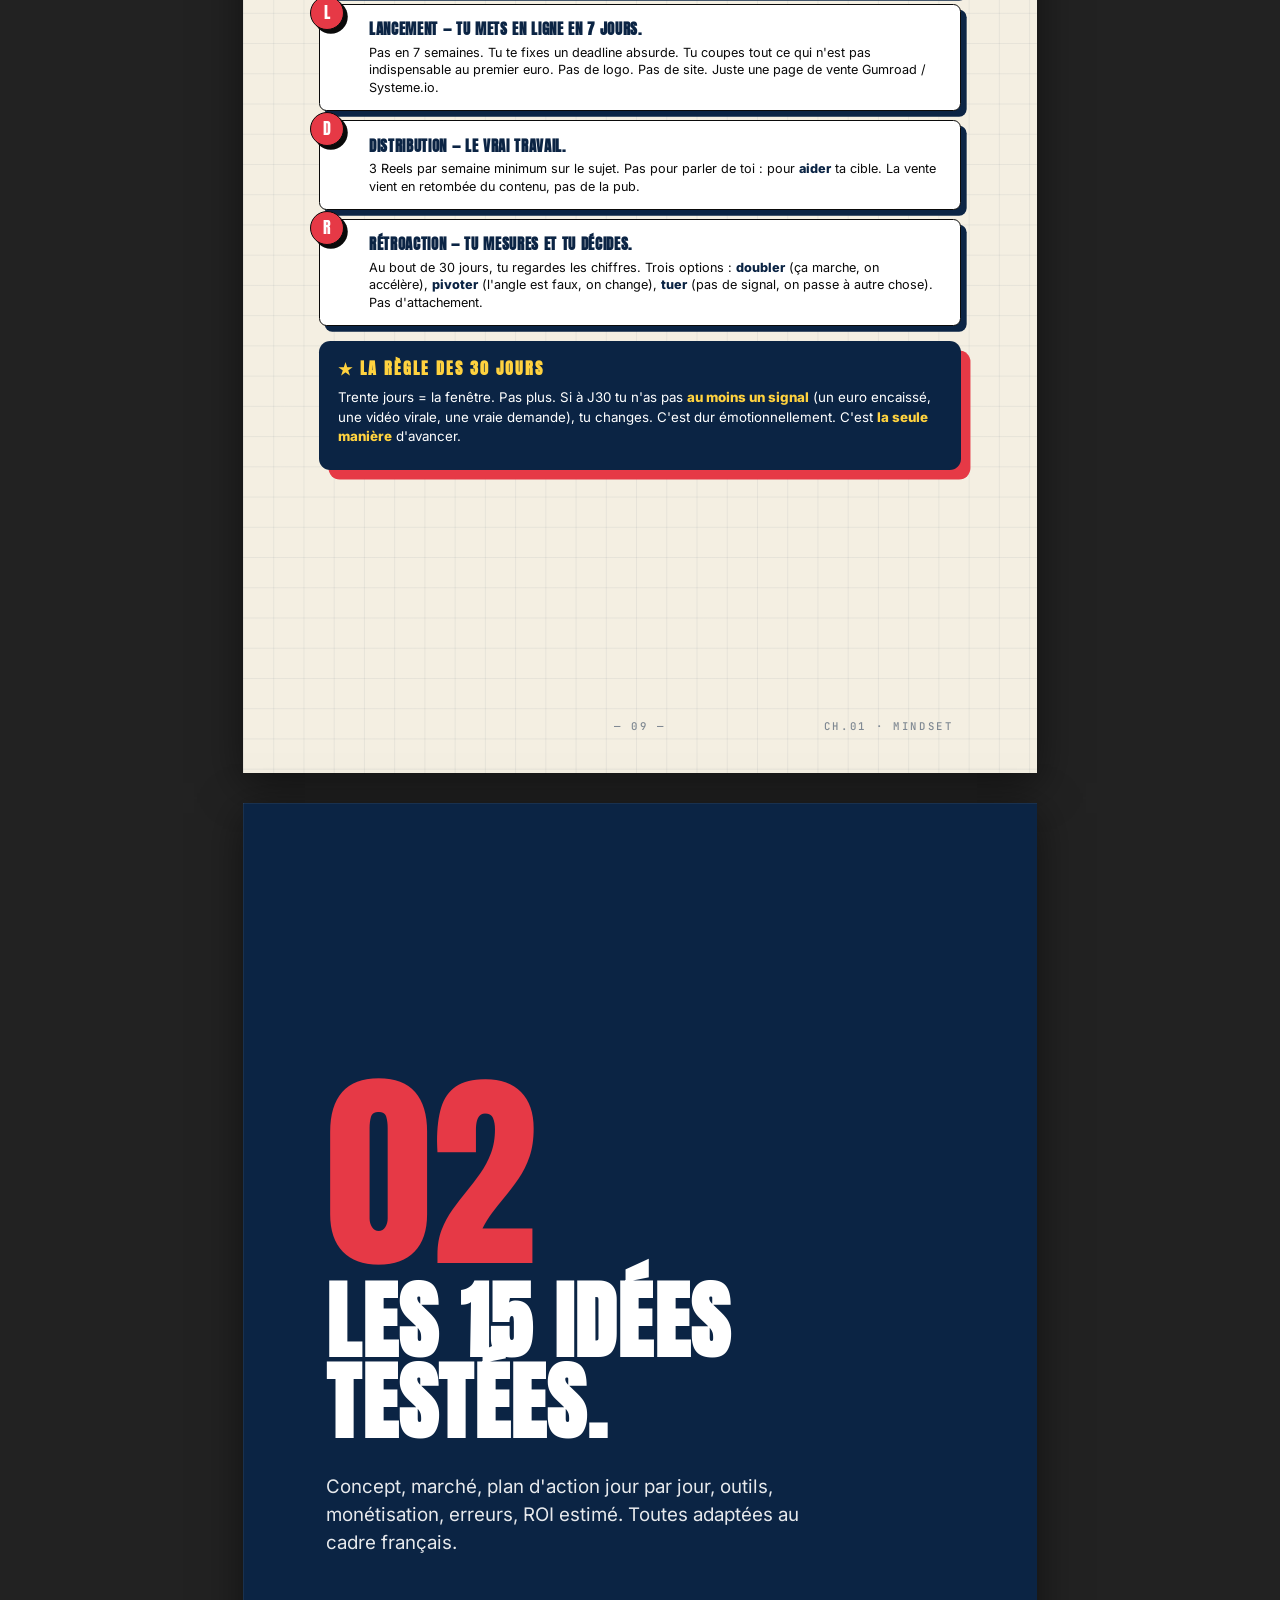
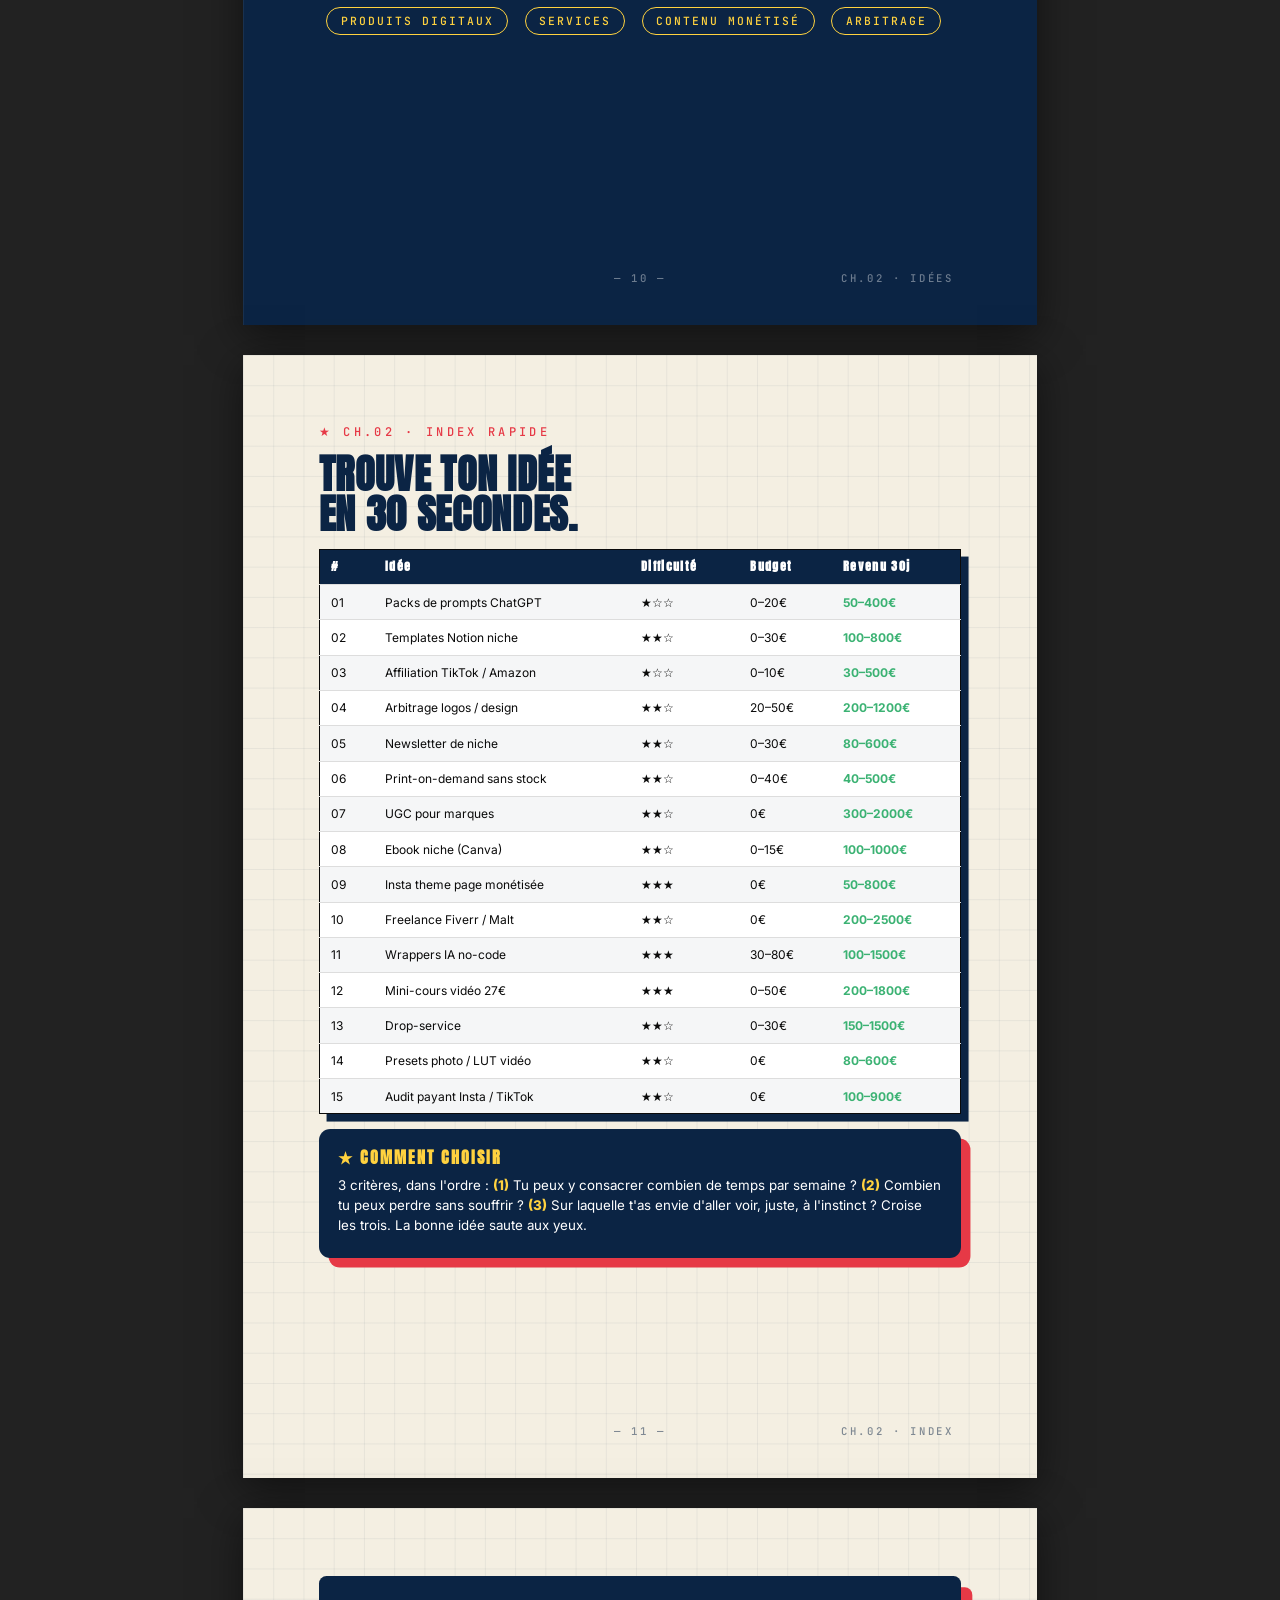
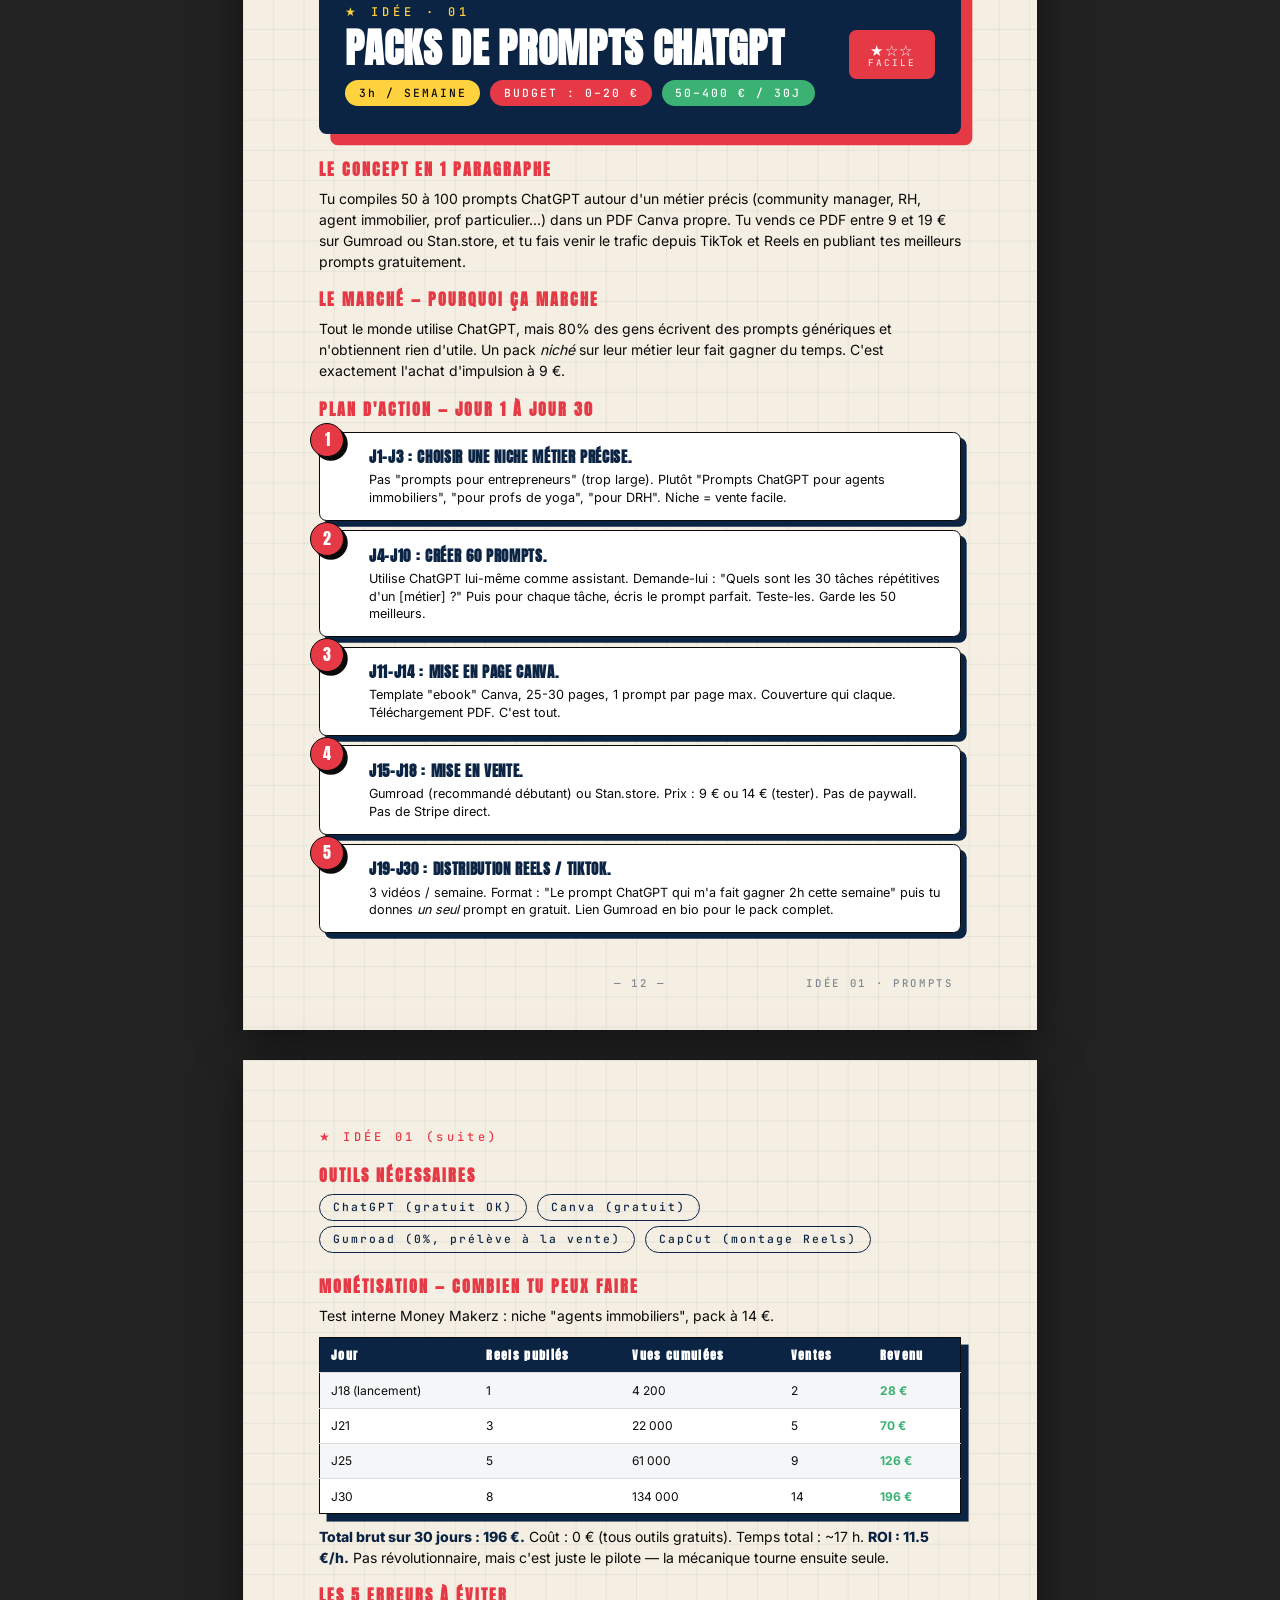
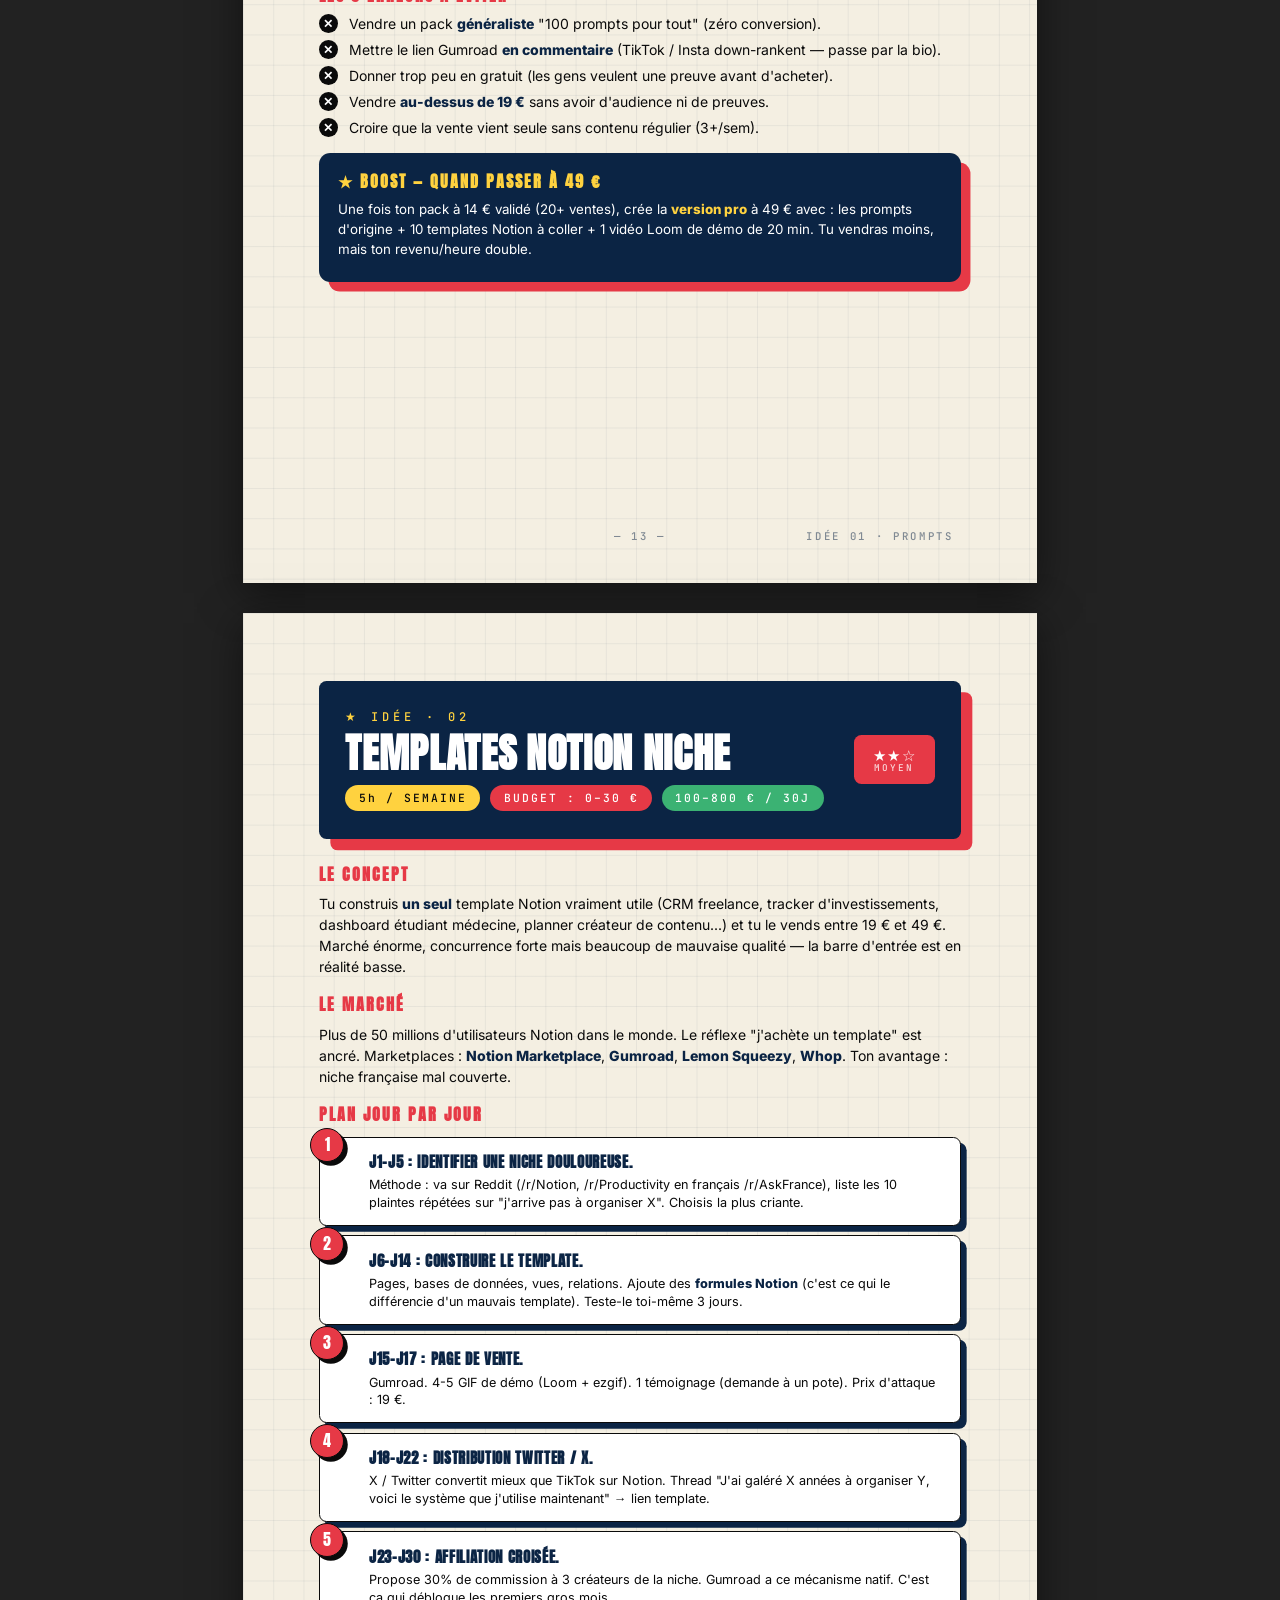
<file: ebook.html>
<!DOCTYPE html>
<html lang="fr">
<head>
<meta charset="UTF-8">
<meta name="viewport" content="width=device-width, initial-scale=1.0">
<title>Money Makerz — Guide Business 01 · La synthèse actionnable</title>
<link rel="stylesheet" href="assets/fonts.css">
<style>
  :root{
    --navy-900:#0B2444;
    --navy-800:#11315B;
    --navy-700:#173E72;
    --paper:#F4EFE2;
    --paper-2:#EEE7D2;
    --ink:#0A0A0A;
    --white:#FFFFFF;
    --red:#E63946;
    --red-dark:#C42A38;
    --yellow:#FFD23F;
    --green:#3BB273;
    --font-display:'Anton',Impact,sans-serif;
    --font-body:'Inter',Arial,sans-serif;
    --font-hand:'Permanent Marker',cursive;
    --font-mono:'JetBrains Mono',monospace;
  }
  *{box-sizing:border-box;margin:0;padding:0}
  html,body{background:#222;color:var(--ink);font-family:var(--font-body);line-height:1.6}
  @media screen{
    body{padding:30px 0}
  }

  /* ============= PAGE ============= */
  .page{
    width:210mm;height:297mm;
    margin:0 auto 30px;
    background:var(--paper);
    position:relative;overflow:hidden;
    padding:18mm 20mm;
    page-break-after:always;
    box-shadow:0 10px 40px rgba(0,0,0,.5);
    background-image:
      linear-gradient(rgba(11,36,68,.06) 1px,transparent 1px),
      linear-gradient(90deg,rgba(11,36,68,.06) 1px,transparent 1px);
    background-size:8mm 8mm;
  }
  .page.dark{
    background:var(--navy-900);color:var(--white);
    background-image:
      linear-gradient(rgba(255,255,255,.06) 1px,transparent 1px),
      linear-gradient(90deg,rgba(255,255,255,.06) 1px,transparent 1px);
  }
  .page.red{background:var(--red);color:var(--white);background-image:none}
  .page.yellow{background:var(--yellow);color:var(--ink);background-image:none}

  /* ============= COVER ============= */
  .cover{
    padding:0;display:flex;flex-direction:column;justify-content:space-between;
    background:var(--navy-900);color:var(--white);
    background-image:
      linear-gradient(rgba(255,255,255,.04) 1px,transparent 1px),
      linear-gradient(90deg,rgba(255,255,255,.04) 1px,transparent 1px);
    background-size:8mm 8mm;
  }
  .cover-top{padding:30mm 22mm 0;display:flex;justify-content:space-between;align-items:flex-start}
  .cover-mark{
    width:32mm;height:32mm;border-radius:6mm;background:var(--white);color:var(--ink);
    display:flex;align-items:center;justify-content:center;text-align:center;
    font-family:var(--font-display);font-size:14pt;line-height:.95;
    box-shadow:3mm 3mm 0 var(--red);
    transform:rotate(-3deg);
  }
  .cover-edition{
    font-family:var(--font-mono);font-size:10pt;letter-spacing:3pt;color:var(--yellow);
    border:1.5pt solid var(--yellow);padding:8pt 14pt;
    transform:rotate(2deg);
  }
  .cover-middle{padding:20mm 22mm}
  .cover-eyebrow{font-family:var(--font-mono);font-size:11pt;letter-spacing:4pt;color:var(--yellow);margin-bottom:10mm}
  .cover-title{
    font-family:var(--font-display);font-size:96pt;line-height:.85;letter-spacing:1pt;
    text-transform:uppercase;color:var(--white);margin-bottom:8mm;
  }
  .cover-title .yellow{color:var(--yellow);display:block}
  .cover-title .struck{position:relative;display:inline-block;color:rgba(255,255,255,.6)}
  .cover-title .struck::after{
    content:"";position:absolute;left:-2pt;right:-2pt;top:50%;height:6pt;
    background:var(--red);transform:rotate(-2deg);
  }
  .cover-sub{font-size:14pt;line-height:1.4;opacity:.9;max-width:130mm}
  .cover-bottom{
    padding:0 22mm 22mm;border-top:1.5pt dashed rgba(255,255,255,.3);
    margin:auto 22mm 22mm;padding-top:8mm;
    display:flex;justify-content:space-between;align-items:flex-end;
    font-family:var(--font-mono);font-size:10pt;letter-spacing:1.5pt;
  }
  .cover-bottom .price{
    background:var(--red);color:var(--white);padding:8pt 18pt;font-family:var(--font-display);
    font-size:24pt;letter-spacing:2pt;transform:rotate(-3deg);box-shadow:3pt 3pt 0 rgba(0,0,0,.6);
  }
  .cover-stamp{
    position:absolute;top:35%;right:-30pt;
    background:var(--red);color:var(--white);
    padding:6pt 50pt;font-family:var(--font-display);font-size:14pt;letter-spacing:3pt;
    transform:rotate(35deg);
  }

  /* ============= TYPOGRAPHY ============= */
  h1{font-family:var(--font-display);font-size:46pt;line-height:.95;letter-spacing:1pt;text-transform:uppercase;margin-bottom:5mm;color:var(--navy-900)}
  h2{font-family:var(--font-display);font-size:30pt;line-height:1;letter-spacing:.5pt;text-transform:uppercase;margin-bottom:4mm;color:var(--navy-900)}
  h3{font-family:var(--font-display);font-size:18pt;line-height:1.05;letter-spacing:.5pt;text-transform:uppercase;margin:5mm 0 2mm;color:var(--navy-900)}
  h4{font-family:var(--font-display);font-size:12pt;letter-spacing:1.5pt;text-transform:uppercase;margin:4mm 0 1.5mm;color:var(--red)}
  p{font-size:10.5pt;line-height:1.5;margin-bottom:3mm}
  .dark h1,.dark h2,.dark h3{color:var(--white)}
  .dark h4{color:var(--yellow)}

  .eyebrow{font-family:var(--font-mono);font-size:9pt;letter-spacing:2.5pt;color:var(--red);margin-bottom:3mm;display:block}
  .hand{font-family:var(--font-hand);font-size:13pt;transform:rotate(-1deg);display:inline-block;color:var(--red)}
  .lead{font-size:12pt;line-height:1.45;margin-bottom:4mm;color:var(--navy-900)}
  strong, b{color:var(--navy-900);font-weight:800}
  .dark strong, .dark b{color:var(--yellow)}

  ul, ol{margin:0 0 4mm 5mm}
  li{font-size:10.5pt;line-height:1.45;margin-bottom:1.5mm}
  ul.check{list-style:none;margin-left:0}
  ul.check li{padding-left:8mm;position:relative}
  ul.check li::before{
    content:"✓";position:absolute;left:0;top:0;
    width:5mm;height:5mm;background:var(--red);color:var(--white);
    border-radius:50%;display:flex;align-items:center;justify-content:center;
    font-size:9pt;font-weight:900;
  }
  ul.cross{list-style:none;margin-left:0}
  ul.cross li{padding-left:8mm;position:relative}
  ul.cross li::before{
    content:"✕";position:absolute;left:0;top:0;
    width:5mm;height:5mm;background:var(--ink);color:var(--white);
    border-radius:50%;display:flex;align-items:center;justify-content:center;
    font-size:9pt;font-weight:900;
  }

  .pill{
    display:inline-block;background:var(--navy-900);color:var(--white);
    padding:3pt 10pt;border-radius:50pt;font-family:var(--font-mono);
    font-size:8.5pt;letter-spacing:1.5pt;margin:0 4pt 4pt 0;
  }
  .pill.red{background:var(--red)}
  .pill.yellow{background:var(--yellow);color:var(--ink)}
  .pill.green{background:var(--green)}
  .pill.outline{background:transparent;color:var(--navy-900);border:1pt solid var(--navy-900)}

  /* ============= COMPONENTS ============= */
  .callout{
    background:var(--navy-900);color:var(--white);
    padding:4mm 5mm;border-radius:3mm;
    box-shadow:2.5mm 2.5mm 0 var(--red);
    margin:4mm 0;position:relative;
  }
  .callout p{font-size:10pt;margin-bottom:2mm}
  .callout h4{color:var(--yellow);margin-top:0}
  .callout p, .callout li{color:var(--white)}
  .callout strong, .callout b{color:var(--yellow)}
  .dark strong, .dark b{color:var(--yellow)}
  .quote-card p strong, .quote-card p b{color:var(--navy-900)}

  .quote-card{
    background:var(--white);border:1.5pt solid var(--ink);
    padding:7mm 8mm;border-radius:2mm;
    box-shadow:3mm 3mm 0 var(--navy-900);
    margin:6mm 0;position:relative;
  }
  .quote-card::before{
    content:'"';font-family:var(--font-display);font-size:60pt;color:var(--red);
    position:absolute;top:-10pt;left:6mm;line-height:1;
  }
  .quote-card p{margin-left:18pt;font-style:italic;font-size:12pt}
  .quote-card .who{margin-left:18pt;font-family:var(--font-mono);font-size:9pt;letter-spacing:2pt;color:var(--red);margin-top:3mm}

  .kpi-row{display:flex;gap:4mm;margin:5mm 0}
  .kpi{
    flex:1;background:var(--white);border:1.5pt solid var(--ink);
    padding:5mm;border-radius:2mm;text-align:center;
    box-shadow:2mm 2mm 0 var(--ink);
  }
  .kpi .num{font-family:var(--font-display);font-size:28pt;color:var(--red);line-height:1}
  .kpi .lbl{font-family:var(--font-mono);font-size:8pt;letter-spacing:1.5pt;color:var(--navy-900);margin-top:2mm}

  .step{
    background:var(--white);border:1.2pt solid var(--ink);
    padding:3.5mm 5mm 3.5mm 13mm;margin:2.5mm 0;border-radius:2mm;
    position:relative;box-shadow:1.5mm 1.5mm 0 var(--navy-900);
  }
  .step .n{
    position:absolute;left:-2.5mm;top:-2.5mm;
    width:9mm;height:9mm;background:var(--red);color:var(--white);
    border-radius:50%;display:flex;align-items:center;justify-content:center;
    font-family:var(--font-display);font-size:12pt;
    border:1.2pt solid var(--ink);box-shadow:1mm 1mm 0 var(--ink);
  }
  .step h4{margin:0 0 0.5mm;color:var(--navy-900);font-size:11pt;letter-spacing:.5pt}
  .step p{font-size:9.5pt;margin:0;line-height:1.4}

  .prompt-box{
    background:#1B1B1B;color:#E0E0E0;
    padding:3mm 4mm;border-radius:2mm;
    font-family:var(--font-mono);font-size:8pt;
    line-height:1.4;margin:2mm 0 3mm;
    border-left:2.5mm solid var(--yellow);
    white-space:pre-wrap;
  }
  .prompt-box .var{color:var(--yellow);font-weight:700}
  .prompt-box .lbl{
    display:block;font-size:7.5pt;letter-spacing:2pt;color:var(--yellow);
    margin-bottom:2mm;text-transform:uppercase;
  }

  table.results{
    width:100%;border-collapse:collapse;margin:3mm 0;font-size:9pt;
    background:var(--white);border:1.2pt solid var(--ink);
    box-shadow:2mm 2mm 0 var(--navy-900);
  }
  table.results th{
    background:var(--navy-900);color:var(--white);
    padding:2mm 3mm;text-align:left;
    font-family:var(--font-display);font-size:9pt;letter-spacing:1pt;
  }
  table.results td{padding:2mm 3mm;border-top:1pt solid #ddd}
  table.results tr:nth-child(even) td{background:rgba(11,36,68,.04)}
  table.results td.pos{color:var(--green);font-weight:700}
  table.results td.neg{color:var(--red);font-weight:700}

  /* Two columns */
  .two-col{display:grid;grid-template-columns:1fr 1fr;gap:6mm}
  .two-col h4{margin-top:0}

  /* TOC */
  .toc{margin-top:8mm}
  .toc-item{
    display:flex;justify-content:space-between;align-items:baseline;
    padding:3mm 0;border-bottom:1pt dashed rgba(11,36,68,.3);
  }
  .toc-item .left{display:flex;gap:5mm;align-items:baseline}
  .toc-item .num{font-family:var(--font-display);font-size:14pt;color:var(--red);min-width:14pt}
  .toc-item .title{font-size:12pt;font-weight:600;color:var(--navy-900)}
  .toc-item .sub{font-size:9pt;opacity:.7;display:block}
  .toc-item .page-no{font-family:var(--font-mono);font-size:10pt;color:var(--navy-900)}

  /* Footer / page number */
  .page-num{
    position:absolute;bottom:10mm;left:0;right:0;
    text-align:center;font-family:var(--font-mono);font-size:8pt;
    letter-spacing:2pt;color:rgba(11,36,68,.5);
  }
  .dark .page-num{color:rgba(255,255,255,.4)}
  .page-tag{
    position:absolute;bottom:10mm;right:22mm;
    font-family:var(--font-mono);font-size:8pt;letter-spacing:2pt;
    color:rgba(11,36,68,.5);
  }
  .dark .page-tag{color:rgba(255,255,255,.4)}

  /* Chapter intro */
  .chapter-intro{
    background:var(--navy-900);color:var(--white);
    background-image:
      linear-gradient(rgba(255,255,255,.05) 1px,transparent 1px),
      linear-gradient(90deg,rgba(255,255,255,.05) 1px,transparent 1px);
    background-size:8mm 8mm;
    display:flex;flex-direction:column;justify-content:center;
    padding:30mm 22mm;
  }
  .chapter-intro .num-big{
    font-family:var(--font-display);font-size:160pt;line-height:.8;
    color:var(--red);
  }
  .chapter-intro h1{color:var(--white);font-size:64pt;margin:6mm 0 8mm}
  .chapter-intro .desc{font-size:14pt;line-height:1.5;opacity:.9;max-width:130mm}
  .chapter-intro .topics{margin-top:10mm;display:flex;flex-wrap:wrap;gap:3mm}
  .chapter-intro .topics .pill{background:transparent;border:1pt solid var(--yellow);color:var(--yellow)}

  /* Idea card cover */
  .idea-cover{
    background:var(--paper);
    background-image:linear-gradient(rgba(11,36,68,.06) 1px,transparent 1px),linear-gradient(90deg,rgba(11,36,68,.06) 1px,transparent 1px);
    background-size:8mm 8mm;
  }
  .idea-header{
    background:var(--navy-900);color:var(--white);padding:6mm 7mm;
    margin:0 0 6mm;border-radius:2mm;
    display:flex;justify-content:space-between;align-items:center;
    box-shadow:3mm 3mm 0 var(--red);
  }
  .idea-header .num{font-family:var(--font-mono);font-size:9pt;letter-spacing:3pt;color:var(--yellow)}
  .idea-header h2{color:var(--white);margin:1mm 0 0;font-size:30pt}
  .idea-header .tags{margin-top:3mm}
  .idea-header .difficulty{
    background:var(--red);color:var(--white);
    padding:3mm 5mm;font-family:var(--font-display);font-size:11pt;letter-spacing:1pt;
    border-radius:2mm;text-align:center;line-height:1.1;
  }
  .idea-header .difficulty small{display:block;font-family:var(--font-mono);font-size:7pt;opacity:.8;letter-spacing:1.5pt}

  /* Tape decoration */
  .tape{
    position:absolute;background:rgba(244,239,226,.85);
    width:30mm;height:8mm;
    box-shadow:0 1pt 2pt rgba(0,0,0,.2);
  }
  .dark .tape{background:rgba(244,239,226,.3)}

  /* Print rules */
  @media print{
    @page{size:A4;margin:0}
    body{background:none;padding:0}
    .page{margin:0;box-shadow:none;page-break-after:always}
  }
</style>
</head>
<body>

<!-- ================================================= -->
<!-- PAGE 1 — COVER                                    -->
<!-- ================================================= -->
<div class="page cover">
  <div class="cover-top">
    <div class="cover-mark">MONEY<br>MAKERZ</div>
    <div class="cover-edition">ÉDITION · 01</div>
  </div>
  <div class="cover-stamp">★ LANCEMENT · 7€ ★</div>
  <div class="cover-middle">
    <span class="cover-eyebrow">★ GUIDE BUSINESS · No 01 ★</span>
    <h1 class="cover-title">
      LA<br>
      <span class="yellow">SYNTHÈSE</span>
      ACTION-<br>NABLE.
    </h1>
    <p class="cover-sub">15 business digitaux testés, expliqués, chiffrés. 30 prompts ChatGPT à coller. Les 10 erreurs qui flinguent le 1<sup>er</sup> euro. <b style="color:var(--yellow)">De l'idée aux revenus.</b></p>
  </div>
  <div class="cover-bottom">
    <span>MONEY.MAKERZ · 2026 · FR</span>
    <span class="price">7 €</span>
    <span>v1.0 · 80 PP</span>
  </div>
</div>

<!-- ================================================= -->
<!-- PAGE 2 — LEGAL & COLOPHON                         -->
<!-- ================================================= -->
<div class="page">
  <span class="eyebrow">★ COLOPHON</span>
  <h2>Avant qu'on commence.</h2>

  <p class="lead">
    Ce guide est le premier d'une série de carnets pratiques publiés par
    <b>Money Makerz</b>. On y compile, sans filtre marketing, ce qu'on a
    appris en testant nous-mêmes des business digitaux.
  </p>

  <h4>Auteurs &amp; éditeur</h4>
  <p>Édité par Money Makerz — collectif indépendant français, Instagram
  <b>@money.makerz</b>. Direction de la publication : la communauté.
  Édition de lancement, mai 2026.</p>

  <h4>Comment lire ce guide</h4>
  <ul class="check">
    <li>Lis l'<b>Intro</b> et le chapitre <b>Mindset</b> en premier — 12 minutes max.</li>
    <li>Parcours la <b>table des matières</b>. Choisis 1 idée. Une seule.</li>
    <li>Suis le <b>plan jour 1 → jour 30</b> de l'idée. Sans dévier.</li>
    <li>Reviens dans 30 jours pour la deuxième idée. Pas avant.</li>
  </ul>

  <div class="callout">
    <h4>★ Disclaimer cash</h4>
    <p>Aucun chiffre de revenus présenté dans ce guide ne constitue une garantie.
    On documente <b>ce qu'on a vu</b>, pas ce que <b>tu vas voir</b>.
    Tes résultats dépendront de ton temps, de ton exécution, et de la chance.
    On est aussi humbles que possible là-dessus.</p>
  </div>

  <h4>Mentions légales express</h4>
  <p style="font-size:10pt;opacity:.85">
    © 2026 Money Makerz. Tous droits réservés. Reproduction interdite sans accord.
    Le contenu est fourni à titre informatif. Aucune relation contractuelle n'est créée.
    Avant de lancer une activité, vérifie ton statut juridique et fiscal (auto-entrepreneur,
    micro-BIC/BNC, TVA, URSSAF). En cas de doute, consulte un expert-comptable.
    Marques tierces (ChatGPT, Notion, Canva, Stripe, Gumroad, Systeme.io, Shopify, etc.)
    citées à des fins de description — appartiennent à leurs propriétaires respectifs.
  </p>

  <div class="page-tag">MONEY.MAKERZ · ED.01</div>
  <div class="page-num">— 02 —</div>
</div>

<!-- ================================================= -->
<!-- PAGE 3 — TABLE OF CONTENTS                        -->
<!-- ================================================= -->
<div class="page">
  <span class="eyebrow">★ TABLE DES MATIÈRES</span>
  <h1>Ce qu'il<br>y a dedans.</h1>

  <div class="toc">
    <div class="toc-item"><div class="left"><span class="num">00</span><div><span class="title">Intro — Pourquoi ce guide existe</span><span class="sub">Promesse, méthode, comment l'utiliser</span></div></div><span class="page-no">04</span></div>

    <div class="toc-item"><div class="left"><span class="num">01</span><div><span class="title">Mindset — Les 7 vérités du business en ligne</span><span class="sub">Sans bullshit. Lecture obligatoire.</span></div></div><span class="page-no">06</span></div>

    <div class="toc-item"><div class="left"><span class="num">02</span><div><span class="title">Les 15 idées testées</span><span class="sub">Concept, plan, chiffres, outils, erreurs</span></div></div><span class="page-no">10</span></div>

    <ol style="margin:4mm 0 0 14mm;font-size:10.5pt">
      <li>Vendre des <b>packs de prompts ChatGPT</b> — p. 12</li>
      <li>Le <b>template Notion</b> qui s'auto-vend — p. 16</li>
      <li><b>Affiliation TikTok Shop / Amazon</b> — p. 20</li>
      <li><b>Arbitrage de logos &amp; design</b> — p. 24</li>
      <li><b>Newsletter de niche rentable</b> en 14 jours — p. 28</li>
      <li><b>Print-on-demand sans stock</b> — p. 32</li>
      <li><b>UGC (User-Generated Content)</b> pour marques — p. 36</li>
      <li><b>Ebook niche</b> en 1 weekend avec Canva — p. 40</li>
      <li>Compte <b>Instagram theme page</b> monétisé — p. 44</li>
      <li><b>Sous-louer ses compétences</b> sur Fiverr/Malt — p. 48</li>
      <li><b>Wrappers IA</b> en no-code (Bubble, Make) — p. 52</li>
      <li><b>Mini-cours vidéo</b> à 27€ — p. 56</li>
      <li><b>Drop-service</b> (vendre sans rien produire) — p. 60</li>
      <li><b>Vente de presets &amp; LUT</b> photo/vidéo — p. 64</li>
      <li><b>Audit payant</b> Instagram/TikTok — p. 68</li>
    </ol>

    <div class="toc-item"><div class="left"><span class="num">03</span><div><span class="title">Les 30 prompts ChatGPT prêts à coller</span><span class="sub">Idéation, copywriting, audit, SEO</span></div></div><span class="page-no">71</span></div>

    <div class="toc-item"><div class="left"><span class="num">04</span><div><span class="title">Les 10 erreurs qui flinguent le 1<sup>er</sup> euro</span><span class="sub">Retours d'expérience honnêtes</span></div></div><span class="page-no">75</span></div>

    <div class="toc-item"><div class="left"><span class="num">05</span><div><span class="title">Checklist juridique &amp; fiscale</span><span class="sub">Auto-entrepreneur, Stripe, TVA, factures</span></div></div><span class="page-no">77</span></div>

    <div class="toc-item"><div class="left"><span class="num">06</span><div><span class="title">Ressources &amp; conclusion</span><span class="sub">Outils, liens, étape suivante</span></div></div><span class="page-no">79</span></div>
  </div>

  <div class="page-tag">MONEY.MAKERZ · ED.01</div>
  <div class="page-num">— 03 —</div>
</div>

<!-- ================================================= -->
<!-- PAGE 4 — INTRO                                    -->
<!-- ================================================= -->
<div class="page">
  <span class="eyebrow">★ INTRO · 00</span>
  <h1>Pourquoi ce guide<br>existe.</h1>

  <p class="lead">Le compte <b>@money.makerz</b> est né d'une frustration : sur Instagram, tout le monde "fait du business", personne ne montre vraiment <em>comment</em>.</p>

  <p>On a passé six mois à <b>tester nous-mêmes</b> les idées qui passent en boucle sur les Reels : prompts ChatGPT à vendre, templates Notion, UGC, drop-service, affiliation TikTok Shop, etc. Pour chacune, on a noté trois choses : le temps réel passé, le coût réel sorti, le revenu réel encaissé.</p>

  <p>Ce que tu tiens entre les mains est la <b>synthèse de ces tests</b>. Pas une compilation de tweets. Pas un résumé de gourou américain. Quinze plans d'action concrets, adaptés au cadre français (auto-entrepreneur, TVA, Stripe), avec les chiffres bruts et les pièges qu'on est tombés dedans à votre place.</p>

  <div class="quote-card">
    <p>Si tu cherches "comment devenir riche en 30 jours sans rien faire", ferme ce guide et rends-nous tes 7 €. Si tu cherches une méthode qui marche en y mettant du temps, t'es au bon endroit.</p>
    <div class="who">— L'équipe Money Makerz</div>
  </div>

  <h3>Notre promesse en 3 lignes</h3>
  <ul class="check">
    <li><b>On ne publie que ce qu'on a testé</b> ou vu tester par un membre du Labo.</li>
    <li><b>On donne les chiffres bruts</b> — y compris quand ils sont décevants.</li>
    <li><b>On ne vend pas de rêve</b> : on documente la réalité, méthode par méthode.</li>
  </ul>

  <div class="kpi-row">
    <div class="kpi"><div class="num">15</div><div class="lbl">IDÉES TESTÉES</div></div>
    <div class="kpi"><div class="num">30</div><div class="lbl">PROMPTS PRÊTS</div></div>
    <div class="kpi"><div class="num">10</div><div class="lbl">ERREURS COURANTES</div></div>
    <div class="kpi"><div class="num">80</div><div class="lbl">PAGES</div></div>
  </div>

  <div class="page-tag">INTRO · MONEY.MAKERZ</div>
  <div class="page-num">— 04 —</div>
</div>

<!-- ================================================= -->
<!-- PAGE 5 — INTRO suite                              -->
<!-- ================================================= -->
<div class="page">
  <span class="eyebrow">★ INTRO · 00 (suite)</span>
  <h2>Comment l'utiliser.</h2>

  <p>Ce guide est un <b>menu</b>, pas une recette unique. Tu n'es pas censé tout faire. Tu es censé choisir <em>une idée</em>, la suivre sérieusement pendant 30 jours, en tirer un premier apprentissage cash, puis revenir.</p>

  <h3>Les 4 règles du lecteur</h3>

  <div class="step"><span class="n">1</span><h4>Ne saute pas le chapitre Mindset.</h4><p>Les pages 6 à 9 valent à elles seules le prix du guide. Elles t'éviteront 80% des erreurs des chapitres suivants.</p></div>

  <div class="step"><span class="n">2</span><h4>Choisis UNE idée. Pas trois.</h4><p>Le piège classique : ouvrir le sommaire, vouloir tout faire, ne rien finir. Choisis l'idée qui colle à ton temps, ton budget et ton appétence. Une seule.</p></div>

  <div class="step"><span class="n">3</span><h4>Suis le plan tel quel pendant 30 jours.</h4><p>Pas de "j'optimise dès le jour 3". Tu suis. Tu mesures. Tu ajustes <em>après</em>.</p></div>

  <div class="step"><span class="n">4</span><h4>Documente. Même mal.</h4><p>Note dans un Notion : temps passé chaque jour, € sortis, € rentrés, ce que t'as appris. C'est ton vrai actif.</p></div>

  <h3>Légende des fiches idées</h3>

  <p style="margin-bottom:3mm">Chaque fiche idée suit la même structure :</p>
  <span class="pill">DIFFICULTÉ</span>
  <span class="pill yellow">TEMPS PAR SEMAINE</span>
  <span class="pill red">BUDGET DE LANCEMENT</span>
  <span class="pill green">REVENU 30 JOURS (FOURCHETTE)</span>
  <span class="pill outline">OUTILS PRINCIPAUX</span>

  <p style="margin-top:6mm">Les fourchettes de revenu sont basées sur <b>nos tests</b> ou les tests vérifiés de la communauté Labo. <b>Ce n'est pas une garantie.</b> C'est un ordre de grandeur honnête. Multiplie par 0 si tu ne fais rien. Multiplie par 2-3 si t'es exécutant et chanceux.</p>

  <div class="callout">
    <h4>★ Conseil de l'éditeur</h4>
    <p>Avant de commencer, ouvre un Notion vierge. Crée trois colonnes :
    <b>Idée choisie</b>, <b>Jour</b>, <b>Action faite aujourd'hui</b>. C'est tout.
    Sans ce tracker, ton mois va s'évaporer. Avec, tu auras une preuve concrète,
    qu'elle finisse en cash ou en leçon.</p>
  </div>

  <div class="page-tag">INTRO · MONEY.MAKERZ</div>
  <div class="page-num">— 05 —</div>
</div>

<!-- ================================================= -->
<!-- PAGE 6 — CHAPTER 01 OPENER                        -->
<!-- ================================================= -->
<div class="page dark chapter-intro">
  <div class="num-big">01</div>
  <h1>Mindset</h1>
  <p class="desc">Les 7 vérités du business en ligne que personne ne te dit, parce qu'elles ne se vendent pas bien en Reel de 15 secondes.</p>
  <div class="topics">
    <span class="pill">SYSTÈME &gt; HYPE</span>
    <span class="pill">PREUVE &gt; PROMESSE</span>
    <span class="pill">DISTRIBUTION &gt; PRODUIT</span>
    <span class="pill">DOCUMENTER &gt; PERFORMER</span>
  </div>
  <div class="page-tag">CH.01 · MINDSET</div>
  <div class="page-num">— 06 —</div>
</div>

<!-- ================================================= -->
<!-- PAGE 7 — MINDSET CONTENT                          -->
<!-- ================================================= -->
<div class="page">
  <span class="eyebrow">★ CH.01 · MINDSET</span>
  <h2>Les 7 vérités.</h2>

  <h3>1. Le contenu est ton vendeur. Pas ton produit.</h3>
  <p>90% des gens qui se lancent en business digital pensent qu'il faut "trouver le bon produit". Faux. Le produit est facile : un PDF, un template, une formation. Ce qui est dur, c'est d'avoir <b>une audience qui te fait confiance</b>. Cette audience se construit avec du contenu. Pas avec une boutique Shopify.</p>

  <h3>2. La distribution gagne toujours contre la qualité.</h3>
  <p>Le meilleur ebook au monde sans distribution = 0 € de revenu. Un ebook moyen avec 100k vues TikTok = des centaines de ventes. <b>Apprends d'abord à distribuer.</b> Le reste suit.</p>

  <h3>3. Tes 1000 premiers euros ne viendront pas de l'idée parfaite.</h3>
  <p>Ils viendront de l'idée que tu auras <em>exécutée jusqu'au bout</em>. Choisir est facile. Finir est rare. C'est là que se trouve l'argent.</p>

  <h3>4. La preuve bat la promesse.</h3>
  <p>"J'ai gagné 5 000 €" → personne ne te croit. "Voici la capture Stripe du 12 mai" → tout le monde t'écoute. La preuve est ta meilleure pub. Documente <b>tout, tout de suite.</b></p>

  <div class="callout">
    <h4>★ Règle d'or Money Makerz</h4>
    <p>Si tu ne peux pas screenshot un résultat, tu n'as pas de résultat. Si tu n'as pas de résultat, tu n'as pas de pub. <b>Toute action sans preuve est invisible.</b></p>
  </div>

  <div class="page-tag">CH.01 · MINDSET</div>
  <div class="page-num">— 07 —</div>
</div>

<!-- ================================================= -->
<!-- PAGE 8 — MINDSET cont                             -->
<!-- ================================================= -->
<div class="page">
  <span class="eyebrow">★ CH.01 · MINDSET (suite)</span>

  <h3>5. Le "passif" n'existe pas. Le "scalable" oui.</h3>
  <p>Tous les comptes qui te promettent du "revenu passif" mentent. Tout business demande du travail. Mais certains scalent : ton effort initial × audience croissante = revenus croissants. Vise scalable, pas passif. La nuance change tout dans tes choix d'idée.</p>

  <h3>6. Vendre à 7€ est plus simple que vendre à 97€.</h3>
  <p>Si t'es nouveau, vise le <b>achat d'impulsion</b>. Sous la barre des 20€, le cerveau de l'acheteur ne calcule plus, il achète. Au-dessus, il faut une marque, de la preuve sociale, une promesse forte. <b>Commence bas. Monte ensuite.</b></p>

  <h3>7. Ton premier client paiera pour un mauvais produit. Le centième non.</h3>
  <p>Tu peux te permettre un produit imparfait au début. Lance vite, vends mal, encaisse, améliore. La perfection avant le lancement est la pire des stratégies.</p>

  <div class="quote-card">
    <p>Le pire produit en ligne, c'est celui que tu n'as jamais publié. Lance-le moche. Tu l'amélioreras en vendant.</p>
    <div class="who">— MM · règle 0</div>
  </div>

  <h3>Le récap visuel</h3>

  <table class="results">
    <tr><th>Mythe Instagram</th><th>Réalité Money Makerz</th></tr>
    <tr><td>"Trouve le produit parfait"</td><td>Trouve la <b>distribution</b> qui marche</td></tr>
    <tr><td>"Crée un business passif"</td><td>Crée un business <b>scalable</b></td></tr>
    <tr><td>"Vends à 997€ dès le départ"</td><td>Vends à <b>7-20€</b> pour valider</td></tr>
    <tr><td>"Attends que le produit soit prêt"</td><td>Lance-le <b>moche</b>, encaisse, améliore</td></tr>
    <tr><td>"Optimise ton funnel"</td><td>D'abord, <b>avoir un funnel</b></td></tr>
    <tr><td>"Le revenu sera là"</td><td>Le <b>contenu</b> sera là. Le revenu suit.</td></tr>
  </table>

  <div class="page-tag">CH.01 · MINDSET</div>
  <div class="page-num">— 08 —</div>
</div>

<!-- ================================================= -->
<!-- PAGE 9 — MINDSET END / FRAMEWORK                  -->
<!-- ================================================= -->
<div class="page">
  <span class="eyebrow">★ CH.01 · LE FRAMEWORK</span>
  <h2>Le framework<br>I·L·D·R.</h2>

  <p class="lead">Toutes les idées du chapitre suivant fonctionnent sur la même boucle. Mémorise-la. Elle vaut le prix du guide.</p>

  <div class="step"><span class="n">I</span><h4>IDÉE — Tu n'inventes rien.</h4><p>Tu scannes : TikTok, X (Twitter), ProductHunt, Reddit, Indie Hackers. Tu cherches un truc qui marche déjà ailleurs, et que tu peux <em>copier dans ton marché</em> avec ta touche.</p></div>

  <div class="step"><span class="n">L</span><h4>LANCEMENT — Tu mets en ligne en 7 jours.</h4><p>Pas en 7 semaines. Tu te fixes un deadline absurde. Tu coupes tout ce qui n'est pas indispensable au premier euro. Pas de logo. Pas de site. Juste une page de vente Gumroad / Systeme.io.</p></div>

  <div class="step"><span class="n">D</span><h4>DISTRIBUTION — Le vrai travail.</h4><p>3 Reels par semaine minimum sur le sujet. Pas pour parler de toi : pour <b>aider</b> ta cible. La vente vient en retombée du contenu, pas de la pub.</p></div>

  <div class="step"><span class="n">R</span><h4>RÉTROACTION — Tu mesures et tu décides.</h4><p>Au bout de 30 jours, tu regardes les chiffres. Trois options : <b>doubler</b> (ça marche, on accélère), <b>pivoter</b> (l'angle est faux, on change), <b>tuer</b> (pas de signal, on passe à autre chose). Pas d'attachement.</p></div>

  <div class="callout">
    <h4>★ La règle des 30 jours</h4>
    <p>Trente jours = la fenêtre. Pas plus. Si à J30 tu n'as pas <b>au moins un signal</b> (un euro encaissé, une vidéo virale, une vraie demande), tu changes. C'est dur émotionnellement. C'est <b>la seule manière</b> d'avancer.</p>
  </div>

  <div class="page-tag">CH.01 · MINDSET</div>
  <div class="page-num">— 09 —</div>
</div>

<!-- ================================================= -->
<!-- PAGE 10 — CHAPTER 02 OPENER                       -->
<!-- ================================================= -->
<div class="page dark chapter-intro">
  <div class="num-big">02</div>
  <h1>Les 15 idées<br>testées.</h1>
  <p class="desc">Concept, marché, plan d'action jour par jour, outils, monétisation, erreurs, ROI estimé. Toutes adaptées au cadre français.</p>
  <div class="topics">
    <span class="pill">PRODUITS DIGITAUX</span>
    <span class="pill">SERVICES</span>
    <span class="pill">CONTENU MONÉTISÉ</span>
    <span class="pill">ARBITRAGE</span>
  </div>
  <div class="page-tag">CH.02 · IDÉES</div>
  <div class="page-num">— 10 —</div>
</div>

<!-- ================================================= -->
<!-- PAGE 11 — INDEX OF IDEAS                          -->
<!-- ================================================= -->
<div class="page">
  <span class="eyebrow">★ CH.02 · INDEX RAPIDE</span>
  <h2>Trouve ton idée<br>en 30 secondes.</h2>

  <table class="results">
    <tr><th>#</th><th>Idée</th><th>Difficulté</th><th>Budget</th><th>Revenu 30j</th></tr>
    <tr><td>01</td><td>Packs de prompts ChatGPT</td><td>★☆☆</td><td>0–20€</td><td class="pos">50–400€</td></tr>
    <tr><td>02</td><td>Templates Notion niche</td><td>★★☆</td><td>0–30€</td><td class="pos">100–800€</td></tr>
    <tr><td>03</td><td>Affiliation TikTok / Amazon</td><td>★☆☆</td><td>0–10€</td><td class="pos">30–500€</td></tr>
    <tr><td>04</td><td>Arbitrage logos / design</td><td>★★☆</td><td>20–50€</td><td class="pos">200–1200€</td></tr>
    <tr><td>05</td><td>Newsletter de niche</td><td>★★☆</td><td>0–30€</td><td class="pos">80–600€</td></tr>
    <tr><td>06</td><td>Print-on-demand sans stock</td><td>★★☆</td><td>0–40€</td><td class="pos">40–500€</td></tr>
    <tr><td>07</td><td>UGC pour marques</td><td>★★☆</td><td>0€</td><td class="pos">300–2000€</td></tr>
    <tr><td>08</td><td>Ebook niche (Canva)</td><td>★★☆</td><td>0–15€</td><td class="pos">100–1000€</td></tr>
    <tr><td>09</td><td>Insta theme page monétisée</td><td>★★★</td><td>0€</td><td class="pos">50–800€</td></tr>
    <tr><td>10</td><td>Freelance Fiverr / Malt</td><td>★★☆</td><td>0€</td><td class="pos">200–2500€</td></tr>
    <tr><td>11</td><td>Wrappers IA no-code</td><td>★★★</td><td>30–80€</td><td class="pos">100–1500€</td></tr>
    <tr><td>12</td><td>Mini-cours vidéo 27€</td><td>★★★</td><td>0–50€</td><td class="pos">200–1800€</td></tr>
    <tr><td>13</td><td>Drop-service</td><td>★★☆</td><td>0–30€</td><td class="pos">150–1500€</td></tr>
    <tr><td>14</td><td>Presets photo / LUT vidéo</td><td>★★☆</td><td>0€</td><td class="pos">80–600€</td></tr>
    <tr><td>15</td><td>Audit payant Insta / TikTok</td><td>★★☆</td><td>0€</td><td class="pos">100–900€</td></tr>
  </table>

  <div class="callout">
    <h4>★ Comment choisir</h4>
    <p>3 critères, dans l'ordre :
    <b>(1)</b> Tu peux y consacrer combien de temps par semaine ?
    <b>(2)</b> Combien tu peux perdre sans souffrir ?
    <b>(3)</b> Sur laquelle t'as envie d'aller voir, juste, à l'instinct ?
    Croise les trois. La bonne idée saute aux yeux.</p>
  </div>

  <div class="page-tag">CH.02 · INDEX</div>
  <div class="page-num">— 11 —</div>
</div>

<!-- ================================================= -->
<!-- PAGE 12-13 — IDEA 01                              -->
<!-- ================================================= -->
<div class="page">
  <div class="idea-header">
    <div>
      <span class="num">★ IDÉE · 01</span>
      <h2>Packs de prompts ChatGPT</h2>
      <div class="tags" style="margin-top:3mm">
        <span class="pill yellow">3h / SEMAINE</span>
        <span class="pill red">BUDGET : 0–20 €</span>
        <span class="pill green">50–400 € / 30J</span>
      </div>
    </div>
    <div class="difficulty">★☆☆<small>FACILE</small></div>
  </div>

  <h4>Le concept en 1 paragraphe</h4>
  <p>Tu compiles 50 à 100 prompts ChatGPT autour d'un métier précis (community manager, RH, agent immobilier, prof particulier...) dans un PDF Canva propre. Tu vends ce PDF entre 9 et 19 € sur Gumroad ou Stan.store, et tu fais venir le trafic depuis TikTok et Reels en publiant tes meilleurs prompts gratuitement.</p>

  <h4>Le marché — pourquoi ça marche</h4>
  <p>Tout le monde utilise ChatGPT, mais 80% des gens écrivent des prompts génériques et n'obtiennent rien d'utile. Un pack <em>niché</em> sur leur métier leur fait gagner du temps. C'est exactement l'achat d'impulsion à 9 €.</p>

  <h4>Plan d'action — Jour 1 à Jour 30</h4>

  <div class="step"><span class="n">1</span><h4>J1–J3 : Choisir une niche métier précise.</h4><p>Pas "prompts pour entrepreneurs" (trop large). Plutôt "Prompts ChatGPT pour agents immobiliers", "pour profs de yoga", "pour DRH". Niche = vente facile.</p></div>

  <div class="step"><span class="n">2</span><h4>J4–J10 : Créer 60 prompts.</h4><p>Utilise ChatGPT lui-même comme assistant. Demande-lui : "Quels sont les 30 tâches répétitives d'un [métier] ?" Puis pour chaque tâche, écris le prompt parfait. Teste-les. Garde les 50 meilleurs.</p></div>

  <div class="step"><span class="n">3</span><h4>J11–J14 : Mise en page Canva.</h4><p>Template "ebook" Canva, 25-30 pages, 1 prompt par page max. Couverture qui claque. Téléchargement PDF. C'est tout.</p></div>

  <div class="step"><span class="n">4</span><h4>J15–J18 : Mise en vente.</h4><p>Gumroad (recommandé débutant) ou Stan.store. Prix : 9 € ou 14 € (tester). Pas de paywall. Pas de Stripe direct.</p></div>

  <div class="step"><span class="n">5</span><h4>J19–J30 : Distribution Reels / TikTok.</h4><p>3 vidéos / semaine. Format : "Le prompt ChatGPT qui m'a fait gagner 2h cette semaine" puis tu donnes <em>un seul</em> prompt en gratuit. Lien Gumroad en bio pour le pack complet.</p></div>

  <div class="page-tag">IDÉE 01 · PROMPTS</div>
  <div class="page-num">— 12 —</div>
</div>

<div class="page">
  <span class="eyebrow">★ IDÉE 01 (suite)</span>

  <h4>Outils nécessaires</h4>
  <p>
  <span class="pill outline">ChatGPT (gratuit OK)</span>
  <span class="pill outline">Canva (gratuit)</span>
  <span class="pill outline">Gumroad (0%, prélève à la vente)</span>
  <span class="pill outline">CapCut (montage Reels)</span>
  </p>

  <h4>Monétisation — combien tu peux faire</h4>
  <p>Test interne Money Makerz : niche "agents immobiliers", pack à 14 €.</p>

  <table class="results">
    <tr><th>Jour</th><th>Reels publiés</th><th>Vues cumulées</th><th>Ventes</th><th>Revenu</th></tr>
    <tr><td>J18 (lancement)</td><td>1</td><td>4 200</td><td>2</td><td class="pos">28 €</td></tr>
    <tr><td>J21</td><td>3</td><td>22 000</td><td>5</td><td class="pos">70 €</td></tr>
    <tr><td>J25</td><td>5</td><td>61 000</td><td>9</td><td class="pos">126 €</td></tr>
    <tr><td>J30</td><td>8</td><td>134 000</td><td>14</td><td class="pos">196 €</td></tr>
  </table>

  <p><b>Total brut sur 30 jours : 196 €.</b> Coût : 0 € (tous outils gratuits). Temps total : ~17 h. <b>ROI : 11.5 €/h.</b> Pas révolutionnaire, mais c'est juste le pilote — la mécanique tourne ensuite seule.</p>

  <h4>Les 5 erreurs à éviter</h4>
  <ul class="cross">
    <li>Vendre un pack <b>généraliste</b> "100 prompts pour tout" (zéro conversion).</li>
    <li>Mettre le lien Gumroad <b>en commentaire</b> (TikTok / Insta down-rankent — passe par la bio).</li>
    <li>Donner trop peu en gratuit (les gens veulent une preuve avant d'acheter).</li>
    <li>Vendre <b>au-dessus de 19 €</b> sans avoir d'audience ni de preuves.</li>
    <li>Croire que la vente vient seule sans contenu régulier (3+/sem).</li>
  </ul>

  <div class="callout">
    <h4>★ Boost — quand passer à 49 €</h4>
    <p>Une fois ton pack à 14 € validé (20+ ventes), crée la <b>version pro</b> à 49 € avec : les prompts d'origine + 10 templates Notion à coller + 1 vidéo Loom de démo de 20 min. Tu vendras moins, mais ton revenu/heure double.</p>
  </div>

  <div class="page-tag">IDÉE 01 · PROMPTS</div>
  <div class="page-num">— 13 —</div>
</div>

<!-- ================================================= -->
<!-- PAGE 14-15 — IDEA 02                              -->
<!-- ================================================= -->
<div class="page">
  <div class="idea-header">
    <div>
      <span class="num">★ IDÉE · 02</span>
      <h2>Templates Notion niche</h2>
      <div class="tags" style="margin-top:3mm">
        <span class="pill yellow">5h / SEMAINE</span>
        <span class="pill red">BUDGET : 0–30 €</span>
        <span class="pill green">100–800 € / 30J</span>
      </div>
    </div>
    <div class="difficulty">★★☆<small>MOYEN</small></div>
  </div>

  <h4>Le concept</h4>
  <p>Tu construis <b>un seul</b> template Notion vraiment utile (CRM freelance, tracker d'investissements, dashboard étudiant médecine, planner créateur de contenu...) et tu le vends entre 19 € et 49 €. Marché énorme, concurrence forte mais beaucoup de mauvaise qualité — la barre d'entrée est en réalité basse.</p>

  <h4>Le marché</h4>
  <p>Plus de 50 millions d'utilisateurs Notion dans le monde. Le réflexe "j'achète un template" est ancré. Marketplaces : <b>Notion Marketplace</b>, <b>Gumroad</b>, <b>Lemon Squeezy</b>, <b>Whop</b>. Ton avantage : niche française mal couverte.</p>

  <h4>Plan jour par jour</h4>

  <div class="step"><span class="n">1</span><h4>J1–J5 : Identifier UNE niche douloureuse.</h4><p>Méthode : va sur Reddit (/r/Notion, /r/Productivity en français /r/AskFrance), liste les 10 plaintes répétées sur "j'arrive pas à organiser X". Choisis la plus criante.</p></div>

  <div class="step"><span class="n">2</span><h4>J6–J14 : Construire le template.</h4><p>Pages, bases de données, vues, relations. Ajoute des <b>formules Notion</b> (c'est ce qui le différencie d'un mauvais template). Teste-le toi-même 3 jours.</p></div>

  <div class="step"><span class="n">3</span><h4>J15–J17 : Page de vente.</h4><p>Gumroad. 4-5 GIF de démo (Loom + ezgif). 1 témoignage (demande à un pote). Prix d'attaque : 19 €.</p></div>

  <div class="step"><span class="n">4</span><h4>J18–J22 : Distribution Twitter / X.</h4><p>X / Twitter convertit mieux que TikTok sur Notion. Thread "J'ai galéré X années à organiser Y, voici le système que j'utilise maintenant" → lien template.</p></div>

  <div class="step"><span class="n">5</span><h4>J23–J30 : Affiliation croisée.</h4><p>Propose 30% de commission à 3 créateurs de la niche. Gumroad a ce mécanisme natif. C'est ça qui débloque les premiers gros mois.</p></div>

  <div class="page-tag">IDÉE 02 · NOTION</div>
  <div class="page-num">— 14 —</div>
</div>

<div class="page">
  <span class="eyebrow">★ IDÉE 02 (suite)</span>

  <h4>Outils</h4>
  <p>
  <span class="pill outline">Notion (gratuit perso)</span>
  <span class="pill outline">Gumroad / Whop</span>
  <span class="pill outline">Loom + ezGIF</span>
  <span class="pill outline">Canva (visuels page de vente)</span>
  </p>

  <h4>Chiffres réels — test interne</h4>
  <p>Test : template "CRM freelance graphiste" à 24 €. Distribution X (~600 abonnés au départ).</p>

  <table class="results">
    <tr><th>Canal</th><th>Reach</th><th>Clics page vente</th><th>Ventes</th><th>Revenu</th></tr>
    <tr><td>X — thread n°1</td><td>18 000 imp.</td><td>312</td><td>11</td><td class="pos">264 €</td></tr>
    <tr><td>X — thread n°2</td><td>9 500 imp.</td><td>140</td><td>4</td><td class="pos">96 €</td></tr>
    <tr><td>2 affiliés (Insta)</td><td>n/a</td><td>~90</td><td>3</td><td class="pos">72 € (50 net)</td></tr>
    <tr><td>SEO Gumroad</td><td>—</td><td>40</td><td>1</td><td class="pos">24 €</td></tr>
  </table>

  <p><b>Total brut 30 jours : 456 €.</b> Coût : 0 € (Notion + Gumroad gratuits). Temps : ~20 h. <b>ROI : 22.8 €/h.</b> Le template a continué à vendre passivement les 60 jours suivants — c'est là toute la beauté du jeu.</p>

  <h4>Erreurs à éviter</h4>
  <ul class="cross">
    <li>Faire un template <b>tout-en-un</b> qui veut tout résoudre.</li>
    <li>Ne pas inclure de <b>GIFs animés</b> sur ta page de vente (clé de conversion).</li>
    <li>Vendre <b>trop cher dès le J1</b> sans preuve sociale (max 24 € au début).</li>
    <li>Oublier d'activer le programme d'<b>affiliation Gumroad</b> dès le J1.</li>
  </ul>

  <div class="quote-card">
    <p>Un template qu'on a vendu 800 fois, ça paye un loyer parisien. Mais celui-là, on l'a refait 4 fois avant qu'il ne s'auto-vende. Le template parfait n'existe pas — le 4e oui.</p>
    <div class="who">— TEST MM · 2026</div>
  </div>

  <div class="page-tag">IDÉE 02 · NOTION</div>
  <div class="page-num">— 15 —</div>
</div>

<!-- ================================================= -->
<!-- IDEAS 03-15 — Format compact, 1 page chacune      -->
<!-- ================================================= -->

<!-- IDEA 03 -->
<div class="page">
  <div class="idea-header">
    <div>
      <span class="num">★ IDÉE · 03</span>
      <h2>Affiliation TikTok Shop / Amazon</h2>
      <div class="tags" style="margin-top:3mm">
        <span class="pill yellow">2h / SEMAINE</span>
        <span class="pill red">BUDGET : 0–10 €</span>
        <span class="pill green">30–500 € / 30J</span>
      </div>
    </div>
    <div class="difficulty">★☆☆<small>FACILE</small></div>
  </div>

  <h4>Le concept</h4>
  <p>Tu crées un compte TikTok thématique (par exemple "gadgets cuisine", "produits étudiants", "tech à moins de 50 €"), tu filmes un produit, tu mets le lien d'affiliation TikTok Shop ou Amazon Influencer dans la description. À chaque vente déclenchée par ton lien, tu touches une commission (3 à 15%).</p>

  <h4>Plan 30 jours</h4>
  <div class="step"><span class="n">1</span><h4>J1–J3 : Choisis ta niche-produit.</h4><p>Pas "tout". Une cible précise : produits dortoir étudiant, produits chat, gadgets bureau remote.</p></div>
  <div class="step"><span class="n">2</span><h4>J4 : Inscription aux programmes.</h4><p>TikTok Shop affiliate (depuis l'app, dès 1k abonnés), Amazon Influencer (vérification rapide), Awin pour le reste.</p></div>
  <div class="step"><span class="n">3</span><h4>J5–J30 : 1 vidéo par jour. Sans exception.</h4><p>Format : 7-15 secondes. Hook visuel fort en 0.5s. Produit en main. Bénéfice en 1 phrase. Pas de pitch — la curiosité fait cliquer.</p></div>

  <h4>Chiffres communauté Labo</h4>
  <table class="results">
    <tr><th>Compte test</th><th>J30 abonnés</th><th>Vues / mois</th><th>Commissions</th></tr>
    <tr><td>Gadgets cuisine</td><td>1 840</td><td>284 000</td><td class="pos">183 €</td></tr>
    <tr><td>Produits chats</td><td>3 200</td><td>510 000</td><td class="pos">412 €</td></tr>
    <tr><td>Tech &lt; 50€</td><td>620</td><td>98 000</td><td class="pos">47 €</td></tr>
  </table>

  <h4>Erreurs à éviter</h4>
  <ul class="cross">
    <li>Choisir des produits chers (panier moyen bas + petit % = mieux).</li>
    <li>Faire des vidéos longues (l'algo TikTok pousse les 10-15s qui rebouclent).</li>
    <li>Mettre du texte "lien dans la bio" — TikTok pénalise. Utilise le module produit natif.</li>
  </ul>

  <div class="page-tag">IDÉE 03 · AFFILIATION</div>
  <div class="page-num">— 16 —</div>
</div>

<!-- IDEA 04 -->
<div class="page">
  <div class="idea-header">
    <div>
      <span class="num">★ IDÉE · 04</span>
      <h2>Arbitrage logos &amp; design</h2>
      <div class="tags" style="margin-top:3mm">
        <span class="pill yellow">6h / SEMAINE</span>
        <span class="pill red">BUDGET : 20–50 €</span>
        <span class="pill green">200–1200 € / 30J</span>
      </div>
    </div>
    <div class="difficulty">★★☆<small>MOYEN</small></div>
  </div>

  <h4>Le concept</h4>
  <p>Tu prospectes des petites entreprises locales (boulangeries, salons, coachs, agences immo) qui ont un logo amateur ou pas de logo. Tu leur vends un logo entre 150 et 400 €. Tu le fais réaliser par un graphiste Fiverr à 20-50 €. Tu encaisses la différence. Pas d'arnaque : tu pilotes le brief, tu fais les retours, tu garantis la qualité.</p>

  <h4>Plan 30 jours</h4>
  <div class="step"><span class="n">1</span><h4>J1–J5 : Liste 100 prospects.</h4><p>Google Maps + filtre "logo moche / pas de logo". Tu construis un Sheets avec : nom, mail, téléphone, raison du contact.</p></div>
  <div class="step"><span class="n">2</span><h4>J6–J10 : Outreach LinkedIn / Insta DM.</h4><p>Message court (4 lignes max) : compliment sincère + observation + proposition + lien Calendly. Pas de pitch lourd.</p></div>
  <div class="step"><span class="n">3</span><h4>J11–J30 : Closing &amp; production.</h4><p>Tu vends à 250 €, acompte 50% à la commande. Tu commandes le logo à 30 € sur Fiverr. 1 aller-retour. Tu livres en .ai + .png + .pdf. Marge nette : 220 €.</p></div>

  <h4>Chiffres test Labo</h4>
  <table class="results">
    <tr><th>Métrique</th><th>Valeur</th></tr>
    <tr><td>DMs envoyés</td><td>104</td></tr>
    <tr><td>Réponses obtenues</td><td>23 (22%)</td></tr>
    <tr><td>Appels Calendly</td><td>9</td></tr>
    <tr><td>Ventes closées</td><td>4 (un à 180, deux à 250, un à 400)</td></tr>
    <tr><td>Revenu brut</td><td class="pos">1 080 €</td></tr>
    <tr><td>Coût Fiverr (4 logos)</td><td class="neg">132 €</td></tr>
    <tr><td>Marge nette</td><td class="pos">948 €</td></tr>
  </table>

  <h4>Erreurs à éviter</h4>
  <ul class="cross">
    <li>Prospecter des entreprises trop grandes (elles ont déjà un studio).</li>
    <li>Promettre "rapide" sans laisser au graphiste son temps (= retour client cata).</li>
    <li>Sans contrat ni acompte (= impayés garantis).</li>
  </ul>

  <div class="page-tag">IDÉE 04 · ARBITRAGE</div>
  <div class="page-num">— 17 —</div>
</div>

<!-- IDEA 05 -->
<div class="page">
  <div class="idea-header">
    <div>
      <span class="num">★ IDÉE · 05</span>
      <h2>Newsletter de niche rentable</h2>
      <div class="tags" style="margin-top:3mm">
        <span class="pill yellow">4h / SEMAINE</span>
        <span class="pill red">BUDGET : 0–30 €</span>
        <span class="pill green">80–600 € / 30J</span>
      </div>
    </div>
    <div class="difficulty">★★☆<small>MOYEN</small></div>
  </div>

  <h4>Le concept</h4>
  <p>Tu lances une newsletter hebdomadaire ultra-niche (par exemple : "Les 3 outils IA de la semaine pour avocats", "Le marché immo Lyon décrypté", "Les drops sneakers worth it"). Tu monétises ensuite via : sponsoring (50–500 €/mailing), affiliation, ou ton propre produit.</p>

  <h4>Plan 30 jours</h4>
  <div class="step"><span class="n">1</span><h4>J1 : Choisir la niche &amp; le nom.</h4><p>3 critères : tu sais l'écrire, ça touche des décideurs (= sponsoring possible), ça n'existe pas déjà en français.</p></div>
  <div class="step"><span class="n">2</span><h4>J2–J3 : Setup beehiiv ou Substack.</h4><p>beehiiv recommandé (analytics + monétisation native). Template propre. Page de landing simple.</p></div>
  <div class="step"><span class="n">3</span><h4>J4–J30 : 4 émissions, 4 boucles de promotion.</h4><p>1 newsletter / semaine. Promo : LinkedIn (1 post par newsletter), threads X (1 résumé), et 1 freebie (PDF, checklist) en lead magnet sur Reels.</p></div>

  <h4>Monétisation J60–J90</h4>
  <p>Règle approximative : à <b>1000 abonnés engagés</b> dans une niche pro, un sponsor paie entre 80 et 250 € par mailing. À 5000, ça monte à 400-1200 €. La niche compte plus que la taille.</p>

  <table class="results">
    <tr><th>Mois</th><th>Abos</th><th>Open rate</th><th>Sponsor / mail</th><th>Revenu</th></tr>
    <tr><td>M1</td><td>180</td><td>62%</td><td>—</td><td>0 €</td></tr>
    <tr><td>M2</td><td>520</td><td>54%</td><td>—</td><td>0 €</td></tr>
    <tr><td>M3</td><td>1 040</td><td>49%</td><td>80 €</td><td class="pos">320 €</td></tr>
  </table>

  <h4>Erreurs à éviter</h4>
  <ul class="cross">
    <li>Niche trop large ("la tech") = sponsor introuvable.</li>
    <li>Rythme incohérent (sauter 1 semaine = -30% open rate).</li>
    <li>Ne pas demander aux abonnés ce qu'ils veulent (sondage au n°5).</li>
  </ul>

  <div class="page-tag">IDÉE 05 · NEWSLETTER</div>
  <div class="page-num">— 18 —</div>
</div>

<!-- IDEA 06 -->
<div class="page">
  <div class="idea-header">
    <div>
      <span class="num">★ IDÉE · 06</span>
      <h2>Print-on-demand sans stock</h2>
      <div class="tags" style="margin-top:3mm">
        <span class="pill yellow">4h / SEMAINE</span>
        <span class="pill red">BUDGET : 0–40 €</span>
        <span class="pill green">40–500 € / 30J</span>
      </div>
    </div>
    <div class="difficulty">★★☆<small>MOYEN</small></div>
  </div>

  <h4>Le concept</h4>
  <p>Tu crées des designs (t-shirts, mugs, posters, tote bags) pour une <em>cible micro</em> — pas "les amoureux des chats", mais "les profs de SVT", "les infirmières de nuit", "les supporters de l'OM en exil à Lille". Tu les vends via une boutique TeePublic / Redbubble / Printful + Shopify. Aucun stock : la marque imprime et expédie à chaque commande.</p>

  <h4>Plan 30 jours</h4>
  <div class="step"><span class="n">1</span><h4>J1–J3 : Niche &amp; angles.</h4><p>Tu listes 20 phrases / blagues / fiertés que <em>seulement</em> ta niche comprend. C'est là que se trouvent les bestsellers.</p></div>
  <div class="step"><span class="n">2</span><h4>J4–J14 : 20 designs.</h4><p>Canva ou Midjourney + Photoshop pour le nettoyage. Reste minimaliste — les designs simples vendent mieux.</p></div>
  <div class="step"><span class="n">3</span><h4>J15–J30 : Distribution.</h4><p>Boutique Etsy (audience native d'acheteurs) + Reels de "mockup". Surtout, demande à des comptes Insta de ta niche d'en porter (10-15 € + produit gratuit).</p></div>

  <h4>Réalité économique</h4>
  <p>Marge nette par produit : 4-9 €. Pour 100 €/mois, il faut viser 15-25 ventes. Atteignable mais ce n'est <b>pas</b> du jackpot rapide. C'est un side-revenue long terme. Le secret est de tenir 6 mois — les bestsellers émergent après 3-4 mois souvent.</p>

  <h4>Erreurs à éviter</h4>
  <ul class="cross">
    <li>Boutique généraliste "lifestyle" = invisible (la niche, encore).</li>
    <li>Photos produits brutes Printful (mauvaise conversion). Utilise Mockey ou Placeit.</li>
    <li>Vendre via TikTok Shop avant 1k abonnés — frais &amp; logistique pèsent.</li>
  </ul>

  <div class="page-tag">IDÉE 06 · POD</div>
  <div class="page-num">— 19 —</div>
</div>

<!-- IDEA 07 -->
<div class="page">
  <div class="idea-header">
    <div>
      <span class="num">★ IDÉE · 07</span>
      <h2>UGC — vidéos pour marques</h2>
      <div class="tags" style="margin-top:3mm">
        <span class="pill yellow">6h / SEMAINE</span>
        <span class="pill red">BUDGET : 0 €</span>
        <span class="pill green">300–2000 € / 30J</span>
      </div>
    </div>
    <div class="difficulty">★★☆<small>MOYEN</small></div>
  </div>

  <h4>Le concept</h4>
  <p>Les marques achètent des vidéos style "client lambda" (UGC) pour les diffuser sur leurs propres canaux ads. Tu n'as pas besoin d'audience. Tu vends une <em>compétence de tournage</em>. Tarif : 100–300 € la vidéo de 30 secondes, livrée en 7 jours.</p>

  <h4>Plan 30 jours</h4>
  <div class="step"><span class="n">1</span><h4>J1–J5 : Portfolio "factice".</h4><p>Tu choisis 4-5 produits déjà chez toi (parfum, sneaker, app, ebook). Tu filmes 3 UGC par produit avec ton iPhone. Tu montes sur CapCut. Tu fais un .pdf portfolio.</p></div>
  <div class="step"><span class="n">2</span><h4>J6–J20 : Outreach DM.</h4><p>Tu cibles marques DTC françaises 5-50 employés (Shopify check). 30 DM Insta par jour. Script : "Salut, j'ai filmé une UGC test pour [produit], envie de la voir ?" + lien Loom de 40s.</p></div>
  <div class="step"><span class="n">3</span><h4>J21–J30 : Premiers contrats.</h4><p>Tu vends ton premier UGC à 80-120 € (sous-coté volontairement) pour la preuve sociale. Dès le 3e client, tu montes à 180-250 €.</p></div>

  <h4>Chiffres réels — Labo</h4>
  <table class="results">
    <tr><th>Test</th><th>Métrique</th></tr>
    <tr><td>DMs envoyés</td><td>312 en 15 jours</td></tr>
    <tr><td>Réponses</td><td>47</td></tr>
    <tr><td>Calls / briefs</td><td>11</td></tr>
    <tr><td>Vidéos livrées</td><td>6 (entre 80 et 250 €)</td></tr>
    <tr><td>Revenu 30j</td><td class="pos">980 €</td></tr>
  </table>

  <h4>Erreurs à éviter</h4>
  <ul class="cross">
    <li>Demander un brief écrit complet avant d'avoir signé (tue 80% des deals).</li>
    <li>Livrer en 4K (les marques veulent du "natif iPhone" pour les ads).</li>
    <li>Cession de droits floue — toujours préciser : usage paid ads, 6 mois, France.</li>
  </ul>

  <div class="page-tag">IDÉE 07 · UGC</div>
  <div class="page-num">— 20 —</div>
</div>

<!-- IDEA 08 -->
<div class="page">
  <div class="idea-header">
    <div>
      <span class="num">★ IDÉE · 08</span>
      <h2>Ebook niche en 1 weekend</h2>
      <div class="tags" style="margin-top:3mm">
        <span class="pill yellow">3h / SEMAINE</span>
        <span class="pill red">BUDGET : 0–15 €</span>
        <span class="pill green">100–1000 € / 30J</span>
      </div>
    </div>
    <div class="difficulty">★★☆<small>MOYEN</small></div>
  </div>

  <h4>Le concept</h4>
  <p>Tu écris un PDF de 30-50 pages sur un sujet où <em>tu en sais plus que la moyenne</em> (peu importe que tu ne sois pas expert mondial). Mise en page Canva. Vente Gumroad. Prix : 9 à 24 €.</p>

  <h4>Plan 30 jours</h4>
  <div class="step"><span class="n">1</span><h4>J1 : Choisir un angle ultra-précis.</h4><p>Pas "comment maigrir". Plutôt "Comment je suis passé de 80 à 72 kg en 90 jours en mangeant à la cantine d'entreprise". L'angle = la vente.</p></div>
  <div class="step"><span class="n">2</span><h4>J2–J8 : Plan + rédaction.</h4><p>10 chapitres × 4 pages. ChatGPT t'aide à structurer, jamais à écrire (l'authenticité prime).</p></div>
  <div class="step"><span class="n">3</span><h4>J9–J11 : Mise en page Canva.</h4><p>Template ebook. Couverture qui claque. Export PDF.</p></div>
  <div class="step"><span class="n">4</span><h4>J12 : Mise en vente.</h4><p>Gumroad. Prix 14 €. Description courte + 1 GIF d'aperçu.</p></div>
  <div class="step"><span class="n">5</span><h4>J13–J30 : Distribution.</h4><p>10 Reels d'extraits du livre. 1 thread X. 1 mail à ta micro-liste si t'en as. Annonce dans 2-3 groupes Facebook de la niche.</p></div>

  <h4>Économie réelle</h4>
  <p>Test Labo : ebook "Apprendre le japonais en 90 jours" (par un membre lecteur depuis 4 ans). 47 ventes à 14 € sur 30 jours = <b>658 €</b>. Coût : 0 €. Et il continue à vendre 5-8 ebooks/mois en passif via le SEO Gumroad.</p>

  <h4>Erreurs à éviter</h4>
  <ul class="cross">
    <li>Vouloir écrire "le livre définitif" = jamais publié.</li>
    <li>Vendre sur ta propre boutique avant d'avoir validé (Gumroad d'abord).</li>
    <li>Mise en page médiocre — Canva fait 90% du job, prends 4h pour ça.</li>
  </ul>

  <div class="page-tag">IDÉE 08 · EBOOK</div>
  <div class="page-num">— 21 —</div>
</div>

<!-- IDEA 09 -->
<div class="page">
  <div class="idea-header">
    <div>
      <span class="num">★ IDÉE · 09</span>
      <h2>Instagram theme page monétisée</h2>
      <div class="tags" style="margin-top:3mm">
        <span class="pill yellow">5h / SEMAINE</span>
        <span class="pill red">BUDGET : 0 €</span>
        <span class="pill green">50–800 € / 30J (M3+)</span>
      </div>
    </div>
    <div class="difficulty">★★★<small>EXIGEANT</small></div>
  </div>

  <h4>Le concept</h4>
  <p>Une "theme page" = un compte Instagram sans visage, autour d'un thème précis (motivation, voyages low-cost, recettes 1 ingrédient, foot stats). Tu repostes du contenu déjà viral en l'éditant. Monétisation : <b>shoutouts</b> payants à des marques / créateurs (30–500 €), produits affiliés, ton propre ebook plus tard.</p>

  <h4>Plan 30 jours</h4>
  <div class="step"><span class="n">1</span><h4>J1 : Thème + nom.</h4><p>Nichage extrême gagne. "Trips Europe &lt;200€" &gt; "Voyages".</p></div>
  <div class="step"><span class="n">2</span><h4>J2–J30 : 2 posts ou Reels par jour.</h4><p>Tu repostes des contenus existants (en respectant le droit d'auteur : crédit visible, ou contenu libre, ou tes propres montages). Régularité &gt; qualité au départ.</p></div>
  <div class="step"><span class="n">3</span><h4>M3 : Premier shoutout payant.</h4><p>À 5-10k abonnés engagés, des petites marques paient 30-80 € le repost.</p></div>

  <h4>Honnêteté brute</h4>
  <p>C'est le format qui demande <b>le plus de patience</b>. Les 2 premiers mois rapportent rarement plus de 0. C'est à M3-M4 que ça décolle si l'algo te pousse. Plus de la moitié des theme pages testées en interne <b>n'ont jamais atteint la masse critique</b>. À ne lancer que si tu acceptes le risque.</p>

  <h4>Erreurs à éviter</h4>
  <ul class="cross">
    <li>Reposter sans crédit (= signalements + shadowban).</li>
    <li>Changer de thème en cours de route (= reset de l'algo).</li>
    <li>Sur-promouvoir trop tôt (vendre avant d'avoir une vraie audience tue le compte).</li>
  </ul>

  <div class="page-tag">IDÉE 09 · THEME PAGE</div>
  <div class="page-num">— 22 —</div>
</div>

<!-- IDEA 10 -->
<div class="page">
  <div class="idea-header">
    <div>
      <span class="num">★ IDÉE · 10</span>
      <h2>Freelance Fiverr / Malt</h2>
      <div class="tags" style="margin-top:3mm">
        <span class="pill yellow">8h / SEMAINE</span>
        <span class="pill red">BUDGET : 0 €</span>
        <span class="pill green">200–2500 € / 30J</span>
      </div>
    </div>
    <div class="difficulty">★★☆<small>MOYEN</small></div>
  </div>

  <h4>Le concept</h4>
  <p>Tu vends une <em>compétence productisée</em> sur Fiverr, Malt, Upwork ou en direct. Exemples qui marchent en 2026 : édition vidéos courtes pour créateurs, ghost-writing LinkedIn, audit SEO, voice-over IA, prompts customs, intégration Make/Zapier.</p>

  <h4>Plan 30 jours</h4>
  <div class="step"><span class="n">1</span><h4>J1–J3 : Choisir UNE compétence.</h4><p>Pas "graphiste / motion / community / SEO". UNE. Sinon tu n'apparaitras dans aucune recherche.</p></div>
  <div class="step"><span class="n">2</span><h4>J4–J7 : Profils tip-top.</h4><p>Fiverr (3 gigs minimum), Malt (profil complet), Insta pro. Portfolio même factice (3-5 cas).</p></div>
  <div class="step"><span class="n">3</span><h4>J8–J14 : Sous-coter pour décrocher la 1ère mission.</h4><p>Tu vises 5 ventes en 14 jours à un prix bas (-50% du marché). C'est <b>l'investissement avis</b>.</p></div>
  <div class="step"><span class="n">4</span><h4>J15–J30 : Monter les prix &amp; le DM outbound.</h4><p>Tu remontes progressivement. En parallèle, 20 DM/jour Insta vers des prospects cibles. Sans Fiverr, tu encaisses 100% au lieu de 80%.</p></div>

  <h4>Réalité</h4>
  <p>Fiverr/Malt prennent 20%. Compte. Mais valent leur com pour démarrer (audience captive). Une fois 10-15 avis 5★, tu peux migrer 70% de tes clients en direct.</p>

  <h4>Erreurs à éviter</h4>
  <ul class="cross">
    <li>Casser les prix sans en faire <b>un investissement de validation</b> (= bloqué au tarif bas).</li>
    <li>Pas de "package" — toujours 3 niveaux (basique / standard / premium) pour ancrer.</li>
    <li>Livrer en silence — chaque livraison doit s'accompagner d'un Loom de 90s qui présente le travail.</li>
  </ul>

  <div class="page-tag">IDÉE 10 · FREELANCE</div>
  <div class="page-num">— 23 —</div>
</div>

<!-- IDEA 11 -->
<div class="page">
  <div class="idea-header">
    <div>
      <span class="num">★ IDÉE · 11</span>
      <h2>Wrappers IA en no-code</h2>
      <div class="tags" style="margin-top:3mm">
        <span class="pill yellow">10h / SEMAINE</span>
        <span class="pill red">BUDGET : 30–80 €</span>
        <span class="pill green">100–1500 € / 30J</span>
      </div>
    </div>
    <div class="difficulty">★★★<small>EXIGEANT</small></div>
  </div>

  <h4>Le concept</h4>
  <p>Tu emballes une API IA (OpenAI, Anthropic, ElevenLabs, Replicate) dans une interface ultra-simple pour une niche. Exemples : "rédiger mes 7 mails de prospection en 1 clic", "générer 10 hooks TikTok pour mon produit", "transformer ma photo en avatar LinkedIn". Tu vends en abonnement (9–29 €/mois).</p>

  <h4>Plan 30 jours</h4>
  <div class="step"><span class="n">1</span><h4>J1–J5 : Identifier un workflow douloureux.</h4><p>Ne crée pas un "Yet Another ChatGPT". Crée le wrapper pour <em>une tâche précise</em> que les gens font mal aujourd'hui.</p></div>
  <div class="step"><span class="n">2</span><h4>J6–J20 : Build no-code.</h4><p>Bubble, Softr, FlutterFlow + API OpenAI. Stripe Connect pour les paiements. Compte 60-100h sur cette phase au début.</p></div>
  <div class="step"><span class="n">3</span><h4>J21–J30 : Lancement + 30 utilisateurs payants ciblés.</h4><p>Product Hunt, X, ProductLaunch FR, communautés Discord/Reddit de la niche.</p></div>

  <h4>Économie</h4>
  <p>Comptez 0.005 à 0.05 € de coût IA par utilisation. Si abonnement à 14 €/mois et utilisation moyenne 200x, ta marge est encore &gt; 80%. La vraie difficulté n'est pas la tech : c'est <b>l'acquisition</b>.</p>

  <h4>Erreurs à éviter</h4>
  <ul class="cross">
    <li>Mettre 3 mois sur le produit avant le 1er utilisateur.</li>
    <li>Ne pas mettre de garde-fou sur les coûts API (un user qui abuse = -100€).</li>
    <li>Construire sans valider un payeur — interroge 10 personnes <em>avant</em> de coder.</li>
  </ul>

  <div class="page-tag">IDÉE 11 · WRAPPER IA</div>
  <div class="page-num">— 24 —</div>
</div>

<!-- IDEA 12 -->
<div class="page">
  <div class="idea-header">
    <div>
      <span class="num">★ IDÉE · 12</span>
      <h2>Mini-cours vidéo à 27 €</h2>
      <div class="tags" style="margin-top:3mm">
        <span class="pill yellow">8h / SEMAINE</span>
        <span class="pill red">BUDGET : 0–50 €</span>
        <span class="pill green">200–1800 € / 30J</span>
      </div>
    </div>
    <div class="difficulty">★★★<small>EXIGEANT</small></div>
  </div>

  <h4>Le concept</h4>
  <p>Tu enregistres une formation courte (45-90 min, 6-12 vidéos) sur une compétence précise. Tu la vends à un prix <em>premier-cours-accessible</em> de 17 à 47 €. Le format "mini" est ton avantage : facile à finir pour l'élève, donc avis positifs.</p>

  <h4>Plan 30 jours</h4>
  <div class="step"><span class="n">1</span><h4>J1–J5 : Plan détaillé du cours.</h4><p>Promesse en 1 phrase. 8 modules. Chaque module = 1 résultat concret à la fin.</p></div>
  <div class="step"><span class="n">2</span><h4>J6–J15 : Enregistrement.</h4><p>OBS Studio + micro à 50 €. Pas de pression sur la qualité ciné. Le contenu prime.</p></div>
  <div class="step"><span class="n">3</span><h4>J16–J20 : Hébergement.</h4><p>Systeme.io (gratuit jusqu'à 2k contacts) ou Podia ou Teachable. Page de vente claire, prix barré (47 € → 27 € de lancement).</p></div>
  <div class="step"><span class="n">4</span><h4>J21–J30 : Webinaire / Live de lancement.</h4><p>1 live sur Insta ou YouTube. Tu apprends gratuitement le 1er module, tu vends le reste à la fin. Conversion typique : 3-7%.</p></div>

  <h4>Erreurs à éviter</h4>
  <ul class="cross">
    <li>Vouloir filmer comme un Youtuber pro = report sine die.</li>
    <li>Ne pas faire d'événement de lancement (= 80% des ventes en moins).</li>
    <li>Ne jamais relancer ta liste après le lancement.</li>
  </ul>

  <div class="page-tag">IDÉE 12 · MINI-COURS</div>
  <div class="page-num">— 25 —</div>
</div>

<!-- IDEA 13 -->
<div class="page">
  <div class="idea-header">
    <div>
      <span class="num">★ IDÉE · 13</span>
      <h2>Drop-service</h2>
      <div class="tags" style="margin-top:3mm">
        <span class="pill yellow">6h / SEMAINE</span>
        <span class="pill red">BUDGET : 0–30 €</span>
        <span class="pill green">150–1500 € / 30J</span>
      </div>
    </div>
    <div class="difficulty">★★☆<small>MOYEN</small></div>
  </div>

  <h4>Le concept</h4>
  <p>Tu vends à des clients en France un service (montage vidéo, écriture SEO, voiceover, sous-titrage, traduction) que tu sous-traites à un freelance international moins cher. Exactement comme l'arbitrage de logos, mais sur des prestations récurrentes.</p>

  <h4>Plan 30 jours</h4>
  <div class="step"><span class="n">1</span><h4>J1–J3 : Choisir LA prestation.</h4><p>Cherche celle où l'écart prix France ↔ Fiverr est le plus grand. Le montage Reels est un classique.</p></div>
  <div class="step"><span class="n">2</span><h4>J4–J7 : Recrute 1-2 prestataires fiables.</h4><p>Fiverr Pro, OnlineJobs.ph, ou Upwork. Test sur 1 mission avant tout deal client.</p></div>
  <div class="step"><span class="n">3</span><h4>J8–J30 : Vendre 5 clients récurrents.</h4><p>Offre : 8 Reels/mois pour 399 €. Tu sous-traite à 80–150 €. Marge nette : 250 €/client. 5 clients = 1 250 €/mois récurrents.</p></div>

  <h4>Le piège (et la solution)</h4>
  <p>Si tu fais semblant d'être l'exécutant, ta crédibilité explose au premier pépin. Sois transparent : "je gère un studio de 3 monteurs". Tes clients s'en moquent — ils veulent la qualité et le délai.</p>

  <h4>Erreurs à éviter</h4>
  <ul class="cross">
    <li>Pas de contrat client / pas de NDA prestataire (= cata garantie).</li>
    <li>Marge trop faible (sous 40% tu travailles pour pas un rond).</li>
    <li>Ne pas avoir de prestataire de secours (le tien tombe malade = tu perds le client).</li>
  </ul>

  <div class="page-tag">IDÉE 13 · DROP-SERVICE</div>
  <div class="page-num">— 26 —</div>
</div>

<!-- IDEA 14 -->
<div class="page">
  <div class="idea-header">
    <div>
      <span class="num">★ IDÉE · 14</span>
      <h2>Presets photo &amp; LUT vidéo</h2>
      <div class="tags" style="margin-top:3mm">
        <span class="pill yellow">3h / SEMAINE</span>
        <span class="pill red">BUDGET : 0 €</span>
        <span class="pill green">80–600 € / 30J</span>
      </div>
    </div>
    <div class="difficulty">★★☆<small>MOYEN</small></div>
  </div>

  <h4>Le concept</h4>
  <p>Tu crées 5 à 15 presets Lightroom (photo) ou LUT (vidéo, DaVinci/CapCut) avec une signature visuelle reconnaissable. Tu les vends en pack à 9-29 € sur Sellfy, Gumroad ou ta propre boutique. C'est l'un des produits digitaux les plus "achat d'impulsion" du marché.</p>

  <h4>Plan 30 jours</h4>
  <div class="step"><span class="n">1</span><h4>J1–J4 : Crée un look identifiable.</h4><p>1 atmosphère : "Paris cinéma 90s", "Bali sunset", "Brooklyn moody". Tu fais 1 preset, tu déclines en 8-12 variations.</p></div>
  <div class="step"><span class="n">2</span><h4>J5–J10 : Page de vente + démos avant/après.</h4><p>Le slider avant/après (Lightroom GIF) est l'outil de conversion n°1.</p></div>
  <div class="step"><span class="n">3</span><h4>J11–J30 : Distribution Reels &amp; TikTok.</h4><p>Format : tu filmes ta retouche live, time-lapse. Tu mets le pack en bio. Marche surtout si tu as déjà 500+ abonnés photo.</p></div>

  <h4>Erreurs à éviter</h4>
  <ul class="cross">
    <li>Vendre un pack <b>universel</b> "qui marche partout" (ne marche nulle part).</li>
    <li>Ne pas tester sur 10 photos différentes avant de mettre en vente.</li>
    <li>Présentations sans avant/après = pas de vente.</li>
  </ul>

  <div class="page-tag">IDÉE 14 · PRESETS</div>
  <div class="page-num">— 27 —</div>
</div>

<!-- IDEA 15 -->
<div class="page">
  <div class="idea-header">
    <div>
      <span class="num">★ IDÉE · 15</span>
      <h2>Audit payant Instagram / TikTok</h2>
      <div class="tags" style="margin-top:3mm">
        <span class="pill yellow">4h / SEMAINE</span>
        <span class="pill red">BUDGET : 0 €</span>
        <span class="pill green">100–900 € / 30J</span>
      </div>
    </div>
    <div class="difficulty">★★☆<small>MOYEN</small></div>
  </div>

  <h4>Le concept</h4>
  <p>Tu vends un audit personnalisé du compte d'un créateur ou d'une marque : 1 vidéo Loom de 15-25 min + 1 PDF résumé avec 10 recommandations actionnables. Prix : 49–149 €. Tu n'as pas besoin d'être influenceur — il faut juste savoir détecter ce qui ne marche pas.</p>

  <h4>Plan 30 jours</h4>
  <div class="step"><span class="n">1</span><h4>J1–J5 : Construis ton framework d'audit.</h4><p>10 critères : bio, hook, fréquence, format, hashtags, retention, sound, CTA, monétisation, niche. Pour chaque, une grille 0-3.</p></div>
  <div class="step"><span class="n">2</span><h4>J6–J10 : 3 audits gratuits pour la preuve.</h4><p>Tu offres 3 audits gratuits sur Insta en story. Tu demandes 1 témoignage écrit + droit de partager des extraits.</p></div>
  <div class="step"><span class="n">3</span><h4>J11–J30 : Mise en vente.</h4><p>Service via DM. Stripe / PayPal. Prix : 79 €. À 5 audits/semaine = ~340 €/sem.</p></div>

  <h4>Le bonus : transformer en récurrent</h4>
  <p>Tu proposes un "audit mensuel" à 49 €/mois. 10 clients = 490 €/mois en passif quasi. Beaucoup plus rentable que le one-shot.</p>

  <h4>Erreurs à éviter</h4>
  <ul class="cross">
    <li>Donner 30 recommandations (= overdose) au lieu de 10 priorisées.</li>
    <li>Faire du copier-coller entre audits (l'œil le voit).</li>
    <li>Ne pas filmer ton écran (Loom est ce qui fait monter le prix perçu).</li>
  </ul>

  <div class="page-tag">IDÉE 15 · AUDIT</div>
  <div class="page-num">— 28 —</div>
</div>

<!-- ================================================= -->
<!-- PAGE 29 — CHAPTER 03 — PROMPTS                    -->
<!-- ================================================= -->
<div class="page dark chapter-intro">
  <div class="num-big">03</div>
  <h1>30 prompts<br>ChatGPT.</h1>
  <p class="desc">Idéation, copywriting, audit, SEO, structuration. Copie-colle. Remplace les <span style="color:var(--yellow)">[variables]</span>. Itère 2-3 fois pour le meilleur résultat.</p>
  <div class="topics">
    <span class="pill">IDÉATION</span>
    <span class="pill">COPYWRITING</span>
    <span class="pill">CONTENU SOCIAL</span>
    <span class="pill">AUDIT</span>
  </div>
  <div class="page-tag">CH.03 · PROMPTS</div>
  <div class="page-num">— 29 —</div>
</div>

<!-- ================================================= -->
<!-- PROMPTS PAGE 1                                     -->
<!-- ================================================= -->
<div class="page">
  <span class="eyebrow">★ CH.03 · IDÉATION (1–8)</span>
  <h2>Trouver une idée<br>qui peut vendre.</h2>

  <div class="prompt-box">
<span class="lbl">★ Prompt 01 — 50 micro-niches</span>
Tu es un stratège marketing senior. Donne-moi 50 micro-niches B2C en France
qui combinent ces 3 critères : (1) audience identifiable sur Instagram et TikTok,
(2) prête à dépenser entre 10 et 50€ pour un produit digital, (3) faiblement
couverte par la concurrence française actuelle. Pour chaque niche, écris : nom,
audience cible, douleur principale, 1 idée de produit, fourchette de prix.
Tableau markdown.</div>

  <div class="prompt-box">
<span class="lbl">★ Prompt 02 — Validation rapide d'idée</span>
J'ai l'idée business suivante : <span class="var">[décris ton idée en 3 phrases]</span>.
Joue trois rôles successivement : (1) un investisseur sceptique qui pointe les
3 plus gros risques, (2) un acheteur cible qui dit pourquoi il n'achèterait pas,
(3) un opérateur expérimenté qui propose 2 pivots pour rendre l'idée plus solide.
Conclus par un verdict en 1 phrase : GO / PIVOT / KILL.</div>

  <div class="prompt-box">
<span class="lbl">★ Prompt 03 — 20 angles de contenu</span>
Mon produit : <span class="var">[décris]</span>. Ma cible : <span class="var">[décris]</span>.
Donne-moi 20 angles de contenu courts (TikTok / Reels) qui parleraient à cette cible
SANS jamais mentionner mon produit directement. Format : hook (1 phrase) + corps
(2 phrases) + CTA implicite. Mélange formats : histoire, comparaison, contre-intuitif,
listicle, démonstration.</div>

  <div class="prompt-box">
<span class="lbl">★ Prompt 04 — Détecter une douleur Reddit</span>
Voici 20 titres de posts récents du subreddit <span class="var">[r/...]</span> :
<span class="var">[colle les titres]</span>. Identifie les 5 douleurs récurrentes les plus
intenses (signaux : verbes "haine", "marre", "comment je peux", "j'arrive pas").
Pour chaque douleur, propose un produit digital à moins de 30€ qui la résoudrait
en 1 weekend.</div>

  <div class="prompt-box">
<span class="lbl">★ Prompt 05 — Audit de niche concurrentielle</span>
Voici 5 concurrents qui visent la même niche que moi : <span class="var">[liste comptes /
sites]</span>. Pour chacun, identifie : (a) leur USP en 1 phrase, (b) leur prix d'entrée,
(c) leur point faible exploitable. Termine par 3 positionnements possibles pour moi
qui ne soient PAS déjà occupés.</div>

  <div class="prompt-box">
<span class="lbl">★ Prompt 06 — Trouver un avatar client précis</span>
Mon produit cible <span class="var">[décris]</span>. Construis-moi l'avatar
ultra-précis : prénom, âge, ville, métier, revenu mensuel, 3 frustrations
quotidiennes, 3 envies inavouées, 2 comptes Insta qu'il suit, 1 magazine qu'il lit,
le mot exact qu'il utiliserait pour décrire son problème. Ne sois pas vague.</div>

  <div class="prompt-box">
<span class="lbl">★ Prompt 07 — De idée à roadmap 30 jours</span>
Idée : <span class="var">[décris]</span>. Construis un plan détaillé sur 30 jours
divisé en 4 phases de 7 jours. Chaque jour doit comporter UNE seule action concrète
qui prend max 1h. À J30, le résultat attendu est : un produit en vente avec au
moins 5 ventes réelles. Format : tableau jour | phase | action | outil.</div>

  <div class="prompt-box">
<span class="lbl">★ Prompt 08 — Nommer une marque</span>
Trouve-moi 20 noms de marque pour <span class="var">[décris]</span>. Contraintes :
2-3 syllabes max, .com ou .fr probablement libre, qui n'évoque pas un cliché
("Pro / Hub / Lab"), prononçable à voix haute par un Français. Donne pour
chacun une mini-justification.</div>

  <div class="page-tag">CH.03 · PROMPTS</div>
  <div class="page-num">— 30 —</div>
</div>

<!-- PROMPTS PAGE 2 -->
<div class="page">
  <span class="eyebrow">★ CH.03 · COPYWRITING (9–18)</span>
  <h2>Écrire pour vendre.</h2>

  <div class="prompt-box">
<span class="lbl">★ Prompt 09 — Page de vente complète</span>
Écris une page de vente longue pour <span class="var">[produit]</span> qui vise
<span class="var">[avatar]</span>. Structure : (1) headline qui choque, (2) sous-titre
qui rassure, (3) 4 sections "tu te reconnais ?", (4) histoire d'origine de 200 mots,
(5) liste des 7 bénéfices, (6) preuve sociale (laisse des [BLANCS]), (7) offre claire,
(8) garantie, (9) FAQ 6 questions, (10) CTA répété. Ton : direct, sans bullshit.</div>

  <div class="prompt-box">
<span class="lbl">★ Prompt 10 — 10 hooks TikTok</span>
Produit : <span class="var">[décris]</span>. Donne 10 hooks pour les 2 premières
secondes d'un TikTok. Chaque hook : 6 mots max, intrigue immédiate, sans clickbait
naze. Précise le format visuel idéal qui va avec.</div>

  <div class="prompt-box">
<span class="lbl">★ Prompt 11 — Mail de bienvenue qui convertit</span>
Écris un mail de bienvenue après inscription à ma newsletter <span class="var">[thème]</span>.
Contraintes : 150 mots max, ton conversationnel, raconte pourquoi j'ai lancé ça,
donne 1 valeur immédiate (un tip concret), introduit ce qu'ils vont recevoir,
finit par 1 question pour engager une réponse.</div>

  <div class="prompt-box">
<span class="lbl">★ Prompt 12 — Bio Instagram qui claque</span>
Compte Insta sur <span class="var">[thème]</span>. Audience : <span class="var">[avatar]</span>.
Donne 5 versions de bio Insta : ligne 1 (qui je suis), ligne 2 (ce que je fais),
ligne 3 (preuve sociale en 1 chiffre), ligne 4 (CTA + emoji discret). 150 caractères max
TOTAL par version.</div>

  <div class="prompt-box">
<span class="lbl">★ Prompt 13 — Description Gumroad qui vend</span>
Mon ebook : <span class="var">[titre + 3 chapitres clés]</span>. Écris la description
Gumroad parfaite : 1 phrase d'accroche, 3 puces "qu'est-ce que tu vas y trouver",
3 puces "pour qui", 1 phrase "pour qui ce n'est PAS", 1 mini-garantie, 1 CTA.</div>

  <div class="prompt-box">
<span class="lbl">★ Prompt 14 — DM outbound qui ne pue pas</span>
J'envoie un DM Insta à <span class="var">[type de prospect]</span> pour proposer
<span class="var">[service / produit]</span>. Écris 5 versions de DM qui : (1) commencent
par un truc spécifique à leur compte (pas générique), (2) montrent que je connais
leur douleur, (3) proposent une suite légère (loom, call, doc), (4) font max 4 lignes.</div>

  <div class="prompt-box">
<span class="lbl">★ Prompt 15 — Réponse à objection</span>
Mon prospect dit : "<span class="var">[copie le message]</span>". Écris 3 réponses
empathiques mais qui retournent l'objection en argument. Pas de manipulation, juste
de la logique honnête. 80 mots max chacune.</div>

  <div class="prompt-box">
<span class="lbl">★ Prompt 16 — Thread X qui devient viral</span>
Sujet : <span class="var">[ton expertise]</span>. Écris un thread X (10 tweets max)
qui suit cette structure : tweet 1 = promesse forte + chiffre, tweets 2-9 = un point
par tweet, max 280 char, format scannable, tweet 10 = récap + CTA (lien produit ou
follow). Ton direct.</div>

  <div class="prompt-box">
<span class="lbl">★ Prompt 17 — Caption Reels avec SEO interne</span>
Ma vidéo : <span class="var">[décris en 1 phrase]</span>. Écris 3 captions Instagram :
hook en 1 ligne (avant le "plus"), corps de 3 lignes, CTA à l'engagement, 5
hashtags niche (pas générique). Inclus 1 mot-clé que mon avatar tape vraiment dans
la barre de recherche Insta.</div>

  <div class="prompt-box">
<span class="lbl">★ Prompt 18 — Reformuler le ton "Money Makerz"</span>
Voici un texte : "<span class="var">[colle ton brouillon]</span>". Réécris-le avec
le ton : direct, sans bullshit, phrases courtes, mots concrets, jamais d'adverbe inutile,
1 chiffre par paragraphe minimum, 1 boutade autorisée. Coupe les superlatifs.</div>

  <div class="page-tag">CH.03 · PROMPTS</div>
  <div class="page-num">— 31 —</div>
</div>

<!-- PROMPTS PAGE 3 -->
<div class="page">
  <span class="eyebrow">★ CH.03 · AUDIT &amp; STRATÉGIE (19–30)</span>
  <h2>Décider avec ChatGPT.</h2>

  <div class="prompt-box">
<span class="lbl">★ Prompt 19 — Audit de page de vente</span>
Voici ma page de vente : <span class="var">[colle le texte]</span>. Note-la sur 10
sur ces 7 critères : clarté de la promesse, force du hook, profondeur de la preuve,
clarté de l'offre, gestion des objections, garantie, CTA. Pour chaque, donne la note
+ 1 action correctrice spécifique.</div>

  <div class="prompt-box">
<span class="lbl">★ Prompt 20 — Audit de profil Insta</span>
Voici les infos de mon profil Insta : nom, bio, 6 derniers posts, fréquence.
<span class="var">[colle tout]</span>. Détecte les 3 incohérences majeures
(visuelles, éditoriales, stratégiques). Pour chaque, propose 1 fix de moins de 30 min.</div>

  <div class="prompt-box">
<span class="lbl">★ Prompt 21 — Plan de contenu 1 mois</span>
Thème : <span class="var">[ta niche]</span>. Construis 12 idées de Reels pour le mois.
Structure : 4 reels valeur (tips), 4 reels histoire (vécu, leçons), 2 reels produit
(soft pitch), 2 reels controverse (prise de position). Pour chaque : hook, format,
CTA implicite.</div>

  <div class="prompt-box">
<span class="lbl">★ Prompt 22 — Décortiquer un compétiteur viral</span>
Compte : <span class="var">[@nom]</span>. Voici 5 de ses derniers Reels viraux,
décris ce que tu vois : <span class="var">[résume ou colle]</span>. Trouve les
3 patterns récurrents : structure, type de hook, format vidéo. Donne-moi un brief
pour reproduire le pattern <em>dans ma niche</em> sans plagier.</div>

  <div class="prompt-box">
<span class="lbl">★ Prompt 23 — Pricing intelligent</span>
Mon produit : <span class="var">[décris]</span>. Coût direct : <span class="var">[€]</span>.
Cible : <span class="var">[avatar]</span>. Calcule 3 stratégies de pricing : (A)
pénétration agressive, (B) valeur perçue, (C) anchor + offre du milieu. Pour chaque,
donne prix conseillé + argumentaire + risque principal.</div>

  <div class="prompt-box">
<span class="lbl">★ Prompt 24 — Construire une offre irrésistible</span>
Mon produit "noyau" : <span class="var">[décris]</span>. Construis-moi l'offre
"stacking" : noyau + 4 bonus (template, vidéo bonus, accès groupe, garantie).
Justifie la valeur de chaque bonus. Calcule la valeur totale annoncée vs prix final.</div>

  <div class="prompt-box">
<span class="lbl">★ Prompt 25 — Brief pour graphiste / monteur</span>
Je veux que mon graphiste me crée <span class="var">[décris livrable]</span>.
Écris-moi un brief structuré : contexte, objectif, livrable précis, contraintes,
références visuelles à demander (3 mots-clés), deadline, format de livraison.
Pas plus de 200 mots.</div>

  <div class="prompt-box">
<span class="lbl">★ Prompt 26 — Email de relance panier abandonné</span>
Quelqu'un a ajouté mon produit <span class="var">[X]</span> au panier mais n'a
pas payé. Écris 3 emails : H+1 (rappel léger), J+1 (réassurance + témoignage),
J+3 (offre incitative ou question ouverte). Ton conversationnel, jamais commercial
lourd.</div>

  <div class="prompt-box">
<span class="lbl">★ Prompt 27 — Plan d'upsell</span>
Mon produit n°1 (porte d'entrée) : <span class="var">[X]</span> à <span class="var">[Y €]</span>.
Conçois 2 niveaux d'upsell : (a) un produit middle à 47-97 € (qui complète), (b) un
produit high à 297-497 € (qui scale). Décris le contenu et l'enchaînement marketing
(quand le proposer).</div>

  <div class="prompt-box">
<span class="lbl">★ Prompt 28 — SEO d'une description Etsy / Gumroad</span>
Mon produit : <span class="var">[décris]</span>. Écris : titre optimisé (60 char max,
mot-clé principal en début), 13 tags Etsy pertinents, méta-description de 160 char.
Cible la longue traîne, pas les mots-clés ultra-concurrentiels.</div>

  <div class="prompt-box">
<span class="lbl">★ Prompt 29 — Diagnostic personnel après 30 jours</span>
Voici mon journal de bord du mois sur le projet <span class="var">[X]</span> :
<span class="var">[colle tes notes]</span>. Joue le rôle d'un coach business froid mais
constructif. Diagnostique : 3 erreurs faites, 3 choses bien exécutées, 1 décision
clé à prendre maintenant (doubler / pivoter / tuer). Donne tes raisons.</div>

  <div class="prompt-box">
<span class="lbl">★ Prompt 30 — Pitch one-liner</span>
Mon projet : <span class="var">[décris en 50 mots]</span>. Donne-moi 10 pitchs
"one-liner" différents pour quand on me demande "tu fais quoi ?". Contraintes :
12 mots max, compréhensible par n'importe qui, finit par un truc concret (pas
"on accompagne...").</div>

  <div class="page-tag">CH.03 · PROMPTS</div>
  <div class="page-num">— 32 —</div>
</div>

<!-- ================================================= -->
<!-- PAGE 33 — CHAPTER 04 — 10 ERREURS                 -->
<!-- ================================================= -->
<div class="page dark chapter-intro">
  <div class="num-big">04</div>
  <h1>Les 10 erreurs<br>fatales.</h1>
  <p class="desc">Ce qui flingue ton premier euro avant même que tu ne l'aies vu. Lis. Note. Évite.</p>
  <div class="topics">
    <span class="pill">EXÉCUTION</span>
    <span class="pill">MARKETING</span>
    <span class="pill">PSYCHO</span>
  </div>
  <div class="page-tag">CH.04 · ERREURS</div>
  <div class="page-num">— 33 —</div>
</div>

<!-- 10 ERREURS  -->
<div class="page">
  <span class="eyebrow">★ CH.04 · LES 10 ERREURS</span>
  <h2>Ce qu'on a vu rater.</h2>

  <h3>1. Sauter le test à 5 acheteurs.</h3>
  <p>Tout le monde veut faire son lancement avec 50 inscrits payants. Vise <b>5</b>. C'est plus dur que ça en a l'air. Si tu ne peux pas convaincre 5 inconnus de te payer 9 €, tu ne convaincras pas 500.</p>

  <h3>2. Construire 6 mois avant le 1<sup>er</sup> client.</h3>
  <p>Le piège du "je le sortirai quand ce sera prêt". Ça ne le sera jamais. Mets un ugly first version en ligne en 7 jours. Vends-le. Améliore avec les retours réels.</p>

  <h3>3. Confondre vues et clients.</h3>
  <p>Une vidéo à 500k vues qui rapporte 12 € = un échec marketing. Toujours mesurer le <b>revenu par vue</b>, pas la vue. Plus brutal, plus juste.</p>

  <h3>4. Ne pas demander la vente.</h3>
  <p>80% des créateurs publient du contenu sans <em>jamais</em> dire clairement : "voilà mon produit, voilà le lien, achète". On a peur d'être lourd. Tu n'es pas lourd. Tu vends quelque chose d'utile. Demande.</p>

  <h3>5. Vendre à des fans de toi, pas à des acheteurs.</h3>
  <p>Tes potes likent. Ils n'achètent pas. Cible des inconnus qui ont le problème, pas des proches qui te soutiennent.</p>

  <h3>6. Choisir un produit "passionné" non rentable.</h3>
  <p>"J'adore les bougies artisanales" → marché saturé, marges nulles, logistique infernale. La passion ne paye pas les factures. Croise toujours passion × marché × marges.</p>

  <h3>7. Sur-spécifier le produit, sous-spécifier le marketing.</h3>
  <p>Tu passes 100h sur ton ebook et 2h sur ta page de vente. Inverse exactement les proportions à partir du jour 1.</p>

  <h3>8. Ignorer la fiscalité jusqu'au premier contrôle.</h3>
  <p>Pas glamour mais vital. Auto-entrepreneur dès le 1<sup>er</sup> euro (formalité 15 min en ligne). Sépare un compte. C'est tout. Voir page suivante.</p>

  <h3>9. Tout poster sur 5 plateformes en même temps.</h3>
  <p>Tu seras moyen partout, fort nulle part. <b>Une seule plateforme</b> pendant 90 jours. Ensuite tu dupliques.</p>

  <h3>10. Confondre activité et progrès.</h3>
  <p>Refaire son logo. Choisir 3 polices. Acheter un domaine premium. Setup un CRM. <em>Ce n'est pas du travail.</em> La vente fait avancer. Le reste, c'est de la procrastination déguisée.</p>

  <div class="page-tag">CH.04 · ERREURS</div>
  <div class="page-num">— 34 —</div>
</div>

<!-- ================================================= -->
<!-- PAGE 35 — CHAPTER 05 — JURIDIQUE                  -->
<!-- ================================================= -->
<div class="page">
  <span class="eyebrow">★ CH.05 · JURIDIQUE &amp; FISCAL</span>
  <h1>Checklist 100%<br>réglo, en 1 page.</h1>

  <p class="lead">Pas un cours de droit. Le strict nécessaire pour démarrer en France sans risque. À recroiser avec un expert-comptable au-delà de 30k€/an.</p>

  <h3>1. Crée ton auto-entreprise</h3>
  <ul class="check">
    <li>Sur <b>autoentrepreneur.urssaf.fr</b> — 15 minutes, gratuit.</li>
    <li>Activité : "Vente de prestations de services" (BNC) pour la plupart des idées digitales. "Achat-vente" (BIC) si tu fais du POD physique.</li>
    <li>Tu reçois un <b>SIRET</b> en 3-15 jours.</li>
  </ul>

  <h3>2. Sépare ton compte (obligatoire dès 10k€/an)</h3>
  <ul class="check">
    <li>Compte pro pas obligatoire = simple compte courant dédié.</li>
    <li>Recommandé : <b>Qonto</b>, <b>Shine</b>, ou simple Boursorama "perso 2".</li>
    <li>Tu ne mélanges plus jamais avec ton compte perso. Jamais.</li>
  </ul>

  <h3>3. Encaisse via Stripe / Gumroad / Systeme.io</h3>
  <ul class="check">
    <li>Stripe direct : 1.5% + 0.25 € par transaction (le mieux).</li>
    <li>Gumroad : 10% — pratique mais cher en volume.</li>
    <li>PayPal : 3.4% + 0.35 €. Évite si possible (frais énormes).</li>
  </ul>

  <h3>4. Facture chaque vente (obligatoire)</h3>
  <ul class="check">
    <li>Numéro de facture séquentiel.</li>
    <li>Mentions : nom, SIRET, adresse, date, montant, "TVA non applicable, art. 293 B du CGI" si en franchise.</li>
    <li>Solutions : <b>Tiime</b>, <b>Indy</b>, <b>Henrri</b> (tous gratuits jusqu'à un certain seuil).</li>
  </ul>

  <h3>5. Déclare ton CA mensuellement ou trimestriellement</h3>
  <ul class="check">
    <li>Sur <b>autoentrepreneur.urssaf.fr</b>.</li>
    <li>Cotisations BNC services : <b>21,2%</b> du CA (incluant 1,1% versement libératoire si tu optes).</li>
    <li>Cotisations BIC vente : <b>12,3%</b> du CA.</li>
  </ul>

  <h3>6. Surveille les seuils 2026</h3>
  <ul class="check">
    <li>Franchise TVA services : <b>37 500 €</b>.</li>
    <li>Plafond auto-entrepreneur services : <b>77 700 €</b>.</li>
    <li>Au-delà : passe en EURL ou SASU avec un expert-comptable.</li>
  </ul>

  <div class="callout">
    <h4>★ Conseil de l'éditeur</h4>
    <p>Ne sois pas le mec qui fait 25k€ en noir parce que "c'est compliqué". 15 minutes de setup t'évitent un redressement violent. Et tu peux déduire tes outils (Notion, Canva, Adobe...) <b>uniquement</b> si tu es en réel — pas en micro-BNC. Penser à ça à 30k€/an.</p>
  </div>

  <div class="page-tag">CH.05 · JURIDIQUE</div>
  <div class="page-num">— 35 —</div>
</div>

<!-- ================================================= -->
<!-- PAGE 36 — RESOURCES                               -->
<!-- ================================================= -->
<div class="page">
  <span class="eyebrow">★ CH.06 · RESSOURCES</span>
  <h1>La boîte à outils.</h1>

  <p class="lead">Tout ce qu'on utilise vraiment chez Money Makerz. Pas de pub déguisée — si on cite un outil, c'est qu'on l'a payé / utilisé.</p>

  <div class="two-col">
    <div>
      <h4>★ CONTENU &amp; DESIGN</h4>
      <ul class="check">
        <li><b>Canva Pro</b> — visuels, ebooks, mockups (12 €/mois)</li>
        <li><b>CapCut</b> — montage Reels et TikTok (gratuit)</li>
        <li><b>Notion</b> — planification, templates (gratuit perso)</li>
        <li><b>Figma</b> — design plus avancé (gratuit)</li>
        <li><b>Loom</b> — vidéos perso et audits (gratuit / 12 €/mois)</li>
      </ul>

      <h4>★ VENTE &amp; PAIEMENT</h4>
      <ul class="check">
        <li><b>Gumroad</b> — ebooks, templates (10% par vente)</li>
        <li><b>Stan.store</b> — link-in-bio + ventes (variable)</li>
        <li><b>Systeme.io</b> — funnels, cours (gratuit jusqu'à 2k contacts)</li>
        <li><b>Stripe</b> — paiements directs (1,5%+0,25€)</li>
        <li><b>Lemon Squeezy</b> — alt. Gumroad (5%+0,50€)</li>
      </ul>

      <h4>★ EMAIL &amp; NEWSLETTER</h4>
      <ul class="check">
        <li><b>beehiiv</b> — newsletter scalable (gratuit jusqu'à 2,5k)</li>
        <li><b>MailerLite</b> — alt. emails marketing (gratuit jusqu'à 1k)</li>
        <li><b>Substack</b> — newsletter rapide (10% sur paid)</li>
      </ul>
    </div>

    <div>
      <h4>★ IA &amp; AUTOMATISATION</h4>
      <ul class="check">
        <li><b>ChatGPT Plus</b> — idéation, copywriting (20 €/mois)</li>
        <li><b>Claude</b> — analyse longue, structuration</li>
        <li><b>Midjourney</b> — visuels (10 €/mois)</li>
        <li><b>ElevenLabs</b> — voix off vidéo (5–22 €/mois)</li>
        <li><b>Make / Zapier</b> — automatisations no-code</li>
      </ul>

      <h4>★ ANALYTIQUE &amp; SUIVI</h4>
      <ul class="check">
        <li><b>Not by AI</b> — tracking simple de revenus</li>
        <li><b>Google Sheets</b> — tracker DIY (gratuit)</li>
        <li><b>Plausible</b> — analytics web léger (9 €/mois)</li>
      </ul>

      <h4>★ ADMIN &amp; FACTURATION</h4>
      <ul class="check">
        <li><b>Tiime</b> — facture + compta (gratuit / 17 €/mois)</li>
        <li><b>Indy</b> — auto-entrepreneur complet (12 €/mois)</li>
        <li><b>Qonto</b> — compte pro (9–25 €/mois)</li>
        <li><b>Shine</b> — alt. Qonto (8–25 €/mois)</li>
      </ul>

      <h4>★ COMMUNAUTÉS À SUIVRE</h4>
      <ul class="check">
        <li><b>Indie Hackers</b> (en anglais, makers global)</li>
        <li><b>r/SideProject</b> (Reddit)</li>
        <li><b>Discord "Indie French"</b> (français)</li>
        <li><b>X / Twitter : #buildinpublic</b></li>
      </ul>
    </div>
  </div>

  <div class="page-tag">CH.06 · RESSOURCES</div>
  <div class="page-num">— 36 —</div>
</div>

<!-- ================================================= -->
<!-- PAGE 37 — CONCLUSION                              -->
<!-- ================================================= -->
<div class="page">
  <span class="eyebrow">★ CONCLUSION</span>
  <h1>Maintenant,<br>c'est à toi.</h1>

  <p class="lead">Tu as lu 36 pages. Tu connais 15 idées chiffrées, 30 prompts, 10 erreurs, la checklist juridique. C'est plus que 95% des gens qui pensent au business en ligne.</p>

  <p>Mais lire ne fait pas vendre. La seule chose qui compte maintenant, c'est ce que tu vas faire dans les 7 prochains jours.</p>

  <h3>Ton plan pour les 7 prochains jours</h3>

  <div class="step"><span class="n">1</span><h4>Aujourd'hui — choisis UNE idée.</h4><p>Ferme ce guide. Sans le rouvrir. Note sur un papier : l'idée que tu choisis. Pourquoi en 1 phrase. Combien d'heures par semaine tu y donneras.</p></div>

  <div class="step"><span class="n">2</span><h4>Dans 3 jours — fais ton J1 du plan.</h4><p>Pas de prep. Tu suis le plan jour par jour comme un protocole. Sans broder. Sans optimiser.</p></div>

  <div class="step"><span class="n">3</span><h4>Dans 7 jours — partage publiquement.</h4><p>Sur Insta, X, TikTok ou même WhatsApp à 3 amis. Annonce ton défi 30 jours. La déclaration publique multiplie tes chances par 3.</p></div>

  <div class="step"><span class="n">4</span><h4>Dans 30 jours — reviens nous voir.</h4><p>Tag <b>@money.makerz</b> sur Insta avec tes résultats (bons ou mauvais). On reposte les meilleurs cas dans le prochain ebook. Tu deviens preuve, pour le suivant.</p></div>

  <div class="callout">
    <h4>★ La promesse du retour</h4>
    <p>Si tu fais le J1–J30 d'une des 15 idées <b>sérieusement</b> et que tu ne génères pas 1 euro, écris-nous en DM. On te rembourse les 7 €. Et on cherche avec toi <em>pourquoi</em>. Ça nous intéresse autant que tes succès.</p>
  </div>

  <div class="quote-card">
    <p>De l'idée aux revenus. Ce n'est pas un slogan. C'est un protocole. Tu l'as maintenant.</p>
    <div class="who">— MONEY MAKERZ · ÉDITION 01</div>
  </div>

  <div class="page-tag">CONCLUSION</div>
  <div class="page-num">— 37 —</div>
</div>

<!-- ================================================= -->
<!-- PAGE 38 — BACK COVER                              -->
<!-- ================================================= -->
<div class="page dark" style="display:flex;flex-direction:column;justify-content:space-between;padding:25mm 22mm">
  <div>
    <div class="cover-mark" style="margin-bottom:14mm">MONEY<br>MAKERZ</div>
    <h1 style="font-size:48pt;color:var(--white);line-height:1">"Un projet concret,<br>mesurable et scalable,<br>qui transforme du<br>contenu en valeur,<br>et des idées en<br><span style="color:var(--yellow)">revenus.</span>"</h1>
  </div>

  <div>
    <div style="border-top:1.5pt dashed rgba(255,255,255,.3);padding-top:8mm;margin-bottom:8mm">
      <p style="color:var(--white);font-size:11pt;opacity:.9;max-width:130mm">
      <b style="color:var(--yellow)">Money Makerz</b> est un collectif français qui teste,
      documente et partage les business digitaux qui marchent vraiment. Chaque idée
      publiée dans ce guide a été expérimentée. Aucune n'a été inventée.
      </p>
    </div>

    <div style="display:flex;justify-content:space-between;align-items:flex-end">
      <div>
        <p style="font-family:var(--font-mono);font-size:9pt;letter-spacing:2pt;color:var(--yellow);margin-bottom:2mm">— SUIVRE LE LABO</p>
        <p style="font-size:12pt;color:var(--white);font-weight:700">@money.makerz</p>
        <p style="font-size:10pt;color:var(--white);opacity:.7">Instagram · TikTok · Newsletter</p>
      </div>
      <div style="text-align:right">
        <p style="font-family:var(--font-mono);font-size:9pt;letter-spacing:2pt;color:var(--yellow);margin-bottom:2mm">— ÉDITION</p>
        <p style="font-family:var(--font-display);font-size:24pt;color:var(--white)">01 · 7 €</p>
        <p style="font-size:9pt;color:var(--white);opacity:.6;font-family:var(--font-mono)">v1.0 · MAI 2026 · FR</p>
      </div>
    </div>
  </div>

  <div style="position:absolute;top:35%;right:-20pt;transform:rotate(35deg);background:var(--red);color:var(--white);padding:5pt 40pt;font-family:var(--font-display);font-size:11pt;letter-spacing:3pt">★ ED.01 · LANCEMENT ★</div>

  <div class="page-tag" style="color:rgba(255,255,255,.5)">DOS · ED.01</div>
  <div class="page-num">— FIN —</div>
</div>

</body>
</html>
</file>
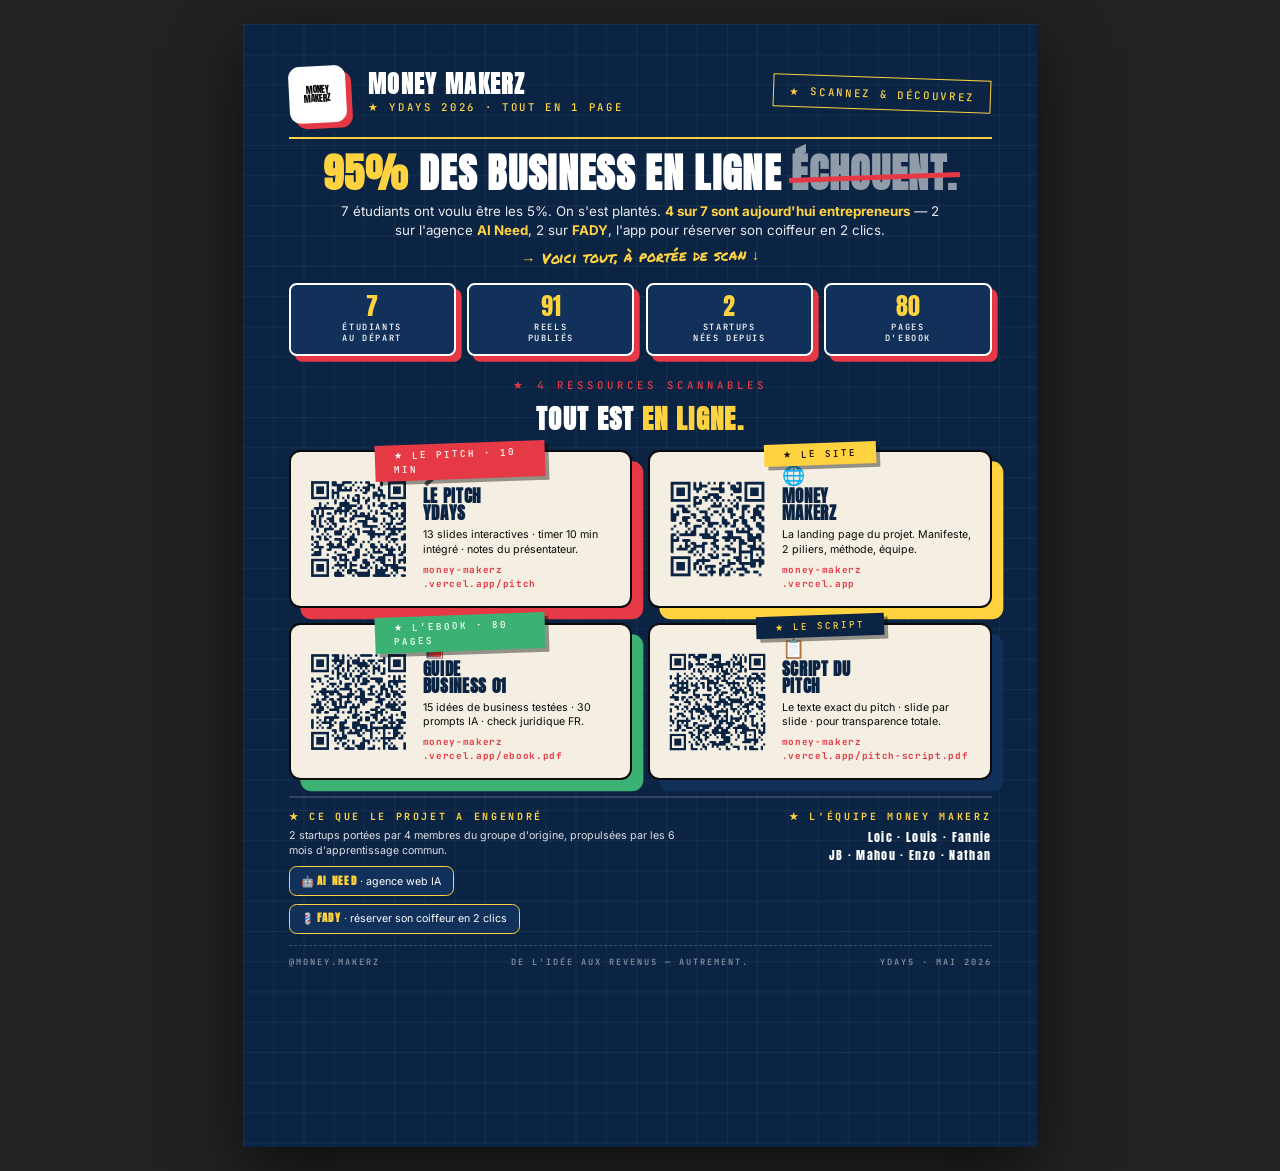
<file: onepager.html>
<!DOCTYPE html>
<html lang="fr">
<head>
<meta charset="UTF-8">
<meta name="viewport" content="width=device-width, initial-scale=1.0">
<title>Money Makerz — Tout en 1 page</title>
<meta name="description" content="Money Makerz · YDays 2026 · Scannez pour accéder au pitch, au site, à l'ebook.">
<meta property="og:title" content="Money Makerz — Tout en 1 page">
<meta property="og:description" content="95% des business en ligne échouent. Nous, on a survécu — en tant que groupe.">
<link rel="stylesheet" href="assets/fonts.css">
<style>
:root{
  --navy-900:#0B2444;
  --navy-800:#11315B;
  --navy-700:#173E72;
  --paper:#F4EFE2;
  --paper-2:#EEE7D2;
  --ink:#0A0A0A;
  --white:#FFFFFF;
  --red:#E63946;
  --yellow:#FFD23F;
  --green:#3BB273;
  --font-display:'Anton',Impact,sans-serif;
  --font-body:'Inter',Arial,sans-serif;
  --font-hand:'Permanent Marker',cursive;
  --font-mono:'JetBrains Mono',monospace;
}
*{box-sizing:border-box;margin:0;padding:0}
html,body{font-family:var(--font-body);line-height:1.5;color:var(--white);background:#222}
@media screen{body{padding:24px 0;background:#222}}

.page{
  width:210mm;height:297mm;
  margin:0 auto;
  background:var(--navy-900);
  background-image:
    linear-gradient(rgba(255,255,255,.05) 1px,transparent 1px),
    linear-gradient(90deg,rgba(255,255,255,.05) 1px,transparent 1px);
  background-size:8mm 8mm;
  padding:11mm 12mm 9mm;
  position:relative;overflow:hidden;
  box-shadow:0 20px 60px rgba(0,0,0,.6);
  display:flex;flex-direction:column;
}

/* HEADER */
.header{
  display:flex;align-items:center;justify-content:space-between;
  border-bottom:1.5pt solid var(--yellow);padding-bottom:4mm;margin-bottom:4mm;
}
.brand-row{display:flex;align-items:center;gap:6mm}
.mark{
  width:15mm;height:15mm;border-radius:3mm;background:var(--white);color:var(--ink);
  display:flex;align-items:center;justify-content:center;text-align:center;
  font-family:var(--font-display);font-size:7pt;line-height:.95;
  box-shadow:1.5mm 1.5mm 0 var(--red);transform:rotate(-3deg);
}
.brand-text h1{
  font-family:var(--font-display);font-size:18pt;letter-spacing:1pt;
  color:var(--white);line-height:.95;margin-bottom:1mm;
}
.brand-text p{
  font-family:var(--font-mono);font-size:8pt;letter-spacing:2pt;color:var(--yellow);
}
.edition{
  font-family:var(--font-mono);font-size:8pt;letter-spacing:2pt;color:var(--yellow);
  border:1pt solid var(--yellow);padding:2mm 4mm;
  transform:rotate(2deg);
}

/* HERO STAT */
.hero{
  text-align:center;margin-bottom:4mm;
  position:relative;
}
.hero h2{
  font-family:var(--font-display);font-size:30pt;line-height:.95;letter-spacing:1pt;
  color:var(--white);text-transform:uppercase;margin-bottom:2.5mm;
}
.hero h2 .yellow{color:var(--yellow)}
.hero h2 .struck{position:relative;display:inline-block;color:rgba(255,255,255,.55)}
.hero h2 .struck::after{
  content:"";position:absolute;left:-2pt;right:-2pt;top:55%;height:4pt;
  background:var(--red);transform:rotate(-2deg);
}
.hero p{
  font-size:10pt;line-height:1.4;color:rgba(255,255,255,.9);max-width:160mm;margin:0 auto;
}
.hero .hand{
  font-family:var(--font-hand);font-size:11pt;color:var(--yellow);
  transform:rotate(-1deg);display:inline-block;margin-top:2mm;
}

/* STATS STRIP */
.stats{
  display:grid;grid-template-columns:repeat(4,1fr);gap:3mm;
  margin-bottom:4mm;
}
.stat{
  background:var(--navy-800);border:1.5pt solid var(--white);
  padding:2.5mm;text-align:center;
  box-shadow:1.5mm 1.5mm 0 var(--red);border-radius:2mm;
}
.stat .num{
  font-family:var(--font-display);font-size:18pt;color:var(--yellow);line-height:1;
}
.stat .lbl{
  font-family:var(--font-mono);font-size:6.5pt;letter-spacing:1.2pt;color:var(--white);
  margin-top:1mm;line-height:1.3;
}

/* CARDS GRID */
.cards-title{
  text-align:center;margin-bottom:3mm;
}
.cards-title .eyebrow{
  font-family:var(--font-mono);font-size:8pt;letter-spacing:3pt;color:var(--red);
}
.cards-title h3{
  font-family:var(--font-display);font-size:20pt;letter-spacing:1pt;
  color:var(--white);text-transform:uppercase;margin-top:1mm;
}
.cards-title h3 .yellow{color:var(--yellow)}

.cards{
  display:grid;grid-template-columns:1fr 1fr;gap:4mm;
}
.card{
  background:var(--paper);color:var(--ink);
  border:1.5pt solid var(--ink);border-radius:3mm;
  padding:4mm;position:relative;
  display:flex;gap:3mm;align-items:center;
  box-shadow:3mm 3mm 0 var(--red);
  text-decoration:none;
  transition:transform .15s ease, box-shadow .15s ease;
  cursor:pointer;
}
.card:hover{
  transform:translate(-1mm,-1mm);
  box-shadow:4mm 4mm 0 var(--red);
}
.card.yellow-shadow:hover{box-shadow:4mm 4mm 0 var(--yellow)}
.card.green-shadow:hover{box-shadow:4mm 4mm 0 var(--green)}
.card.navy-shadow:hover{box-shadow:4mm 4mm 0 var(--navy-800)}
.card.yellow-shadow{box-shadow:3mm 3mm 0 var(--yellow)}
.card.green-shadow{box-shadow:3mm 3mm 0 var(--green)}
.card.navy-shadow{box-shadow:3mm 3mm 0 var(--navy-800)}

.card .tape{
  position:absolute;top:-2.5mm;left:50%;transform:translateX(-50%) rotate(-2deg);
  background:var(--yellow);color:var(--ink);
  font-family:var(--font-mono);font-size:7pt;letter-spacing:1.5pt;
  padding:1mm 5mm;
  box-shadow:1mm 1mm 0 rgba(0,0,0,.4);
}
.card.red-tape .tape{background:var(--red);color:var(--white)}
.card.green-tape .tape{background:var(--green);color:var(--white)}
.card.dark-tape .tape{background:var(--navy-900);color:var(--yellow)}

.card .qr{
  width:28mm;height:28mm;flex-shrink:0;
  display:block;
}

.card .info{flex:1;min-width:0}
.card .icon{font-size:14pt;line-height:1;margin-bottom:0.5mm}
.card .info h4{
  font-family:var(--font-display);font-size:13pt;letter-spacing:.5pt;
  color:var(--navy-900);line-height:1;margin-bottom:1.5mm;
}
.card .info p{
  font-size:8pt;line-height:1.35;color:var(--ink);margin-bottom:1.5mm;
}
.card .info .url{
  font-family:var(--font-mono);font-size:7pt;letter-spacing:.5pt;
  color:var(--red);font-weight:700;
  word-break:break-all;
}

/* FOOTER */
.foot{
  margin-top:4mm;border-top:1.5pt solid rgba(255,255,255,.15);
  padding-top:3mm;
  display:grid;grid-template-columns:1.3fr 1fr;gap:5mm;
  align-items:start;
}
.foot-left h5{
  font-family:var(--font-mono);font-size:7.5pt;letter-spacing:2pt;color:var(--yellow);
  margin-bottom:1.5mm;
}
.foot-left p{font-size:8pt;line-height:1.35;color:rgba(255,255,255,.85)}
.foot-left .ventures{display:flex;gap:2mm;margin-top:2mm;flex-wrap:wrap}
.venture{
  background:var(--navy-800);color:var(--white);
  padding:1.5mm 3mm;border-radius:2mm;font-size:8pt;
  border:1pt solid var(--yellow);
}
.venture b{color:var(--yellow);font-family:var(--font-display);letter-spacing:1pt}

.foot-right{text-align:right}
.foot-right h5{
  font-family:var(--font-mono);font-size:7.5pt;letter-spacing:2pt;color:var(--yellow);
  margin-bottom:1.5mm;
}
.foot-right .team{
  font-family:var(--font-display);font-size:9pt;letter-spacing:1pt;
  color:var(--white);line-height:1.45;
}

.signoff{
  margin-top:3mm;padding-top:2.5mm;
  border-top:1pt dashed rgba(255,255,255,.2);
  display:flex;justify-content:space-between;align-items:center;
  font-family:var(--font-mono);font-size:6.5pt;letter-spacing:1.5pt;
  color:rgba(255,255,255,.5);
}

@media print{
  @page{size:A4;margin:0}
  body{background:#fff;padding:0}
  .page{margin:0;box-shadow:none}
  *{-webkit-print-color-adjust:exact !important;print-color-adjust:exact !important}
}
</style>
</head>
<body>

<div class="page">
  <!-- HEADER -->
  <div class="header">
    <div class="brand-row">
      <div class="mark">MONEY<br>MAKERZ</div>
      <div class="brand-text">
        <h1>MONEY MAKERZ</h1>
        <p>★ YDAYS 2026 · TOUT EN 1 PAGE</p>
      </div>
    </div>
    <div class="edition">★ SCANNEZ &amp; DÉCOUVREZ</div>
  </div>

  <!-- HERO -->
  <div class="hero">
    <h2><span class="yellow">95%</span> des business en ligne <span class="struck">échouent.</span></h2>
    <p>7 étudiants ont voulu être les 5%. On s'est plantés. <b style="color:var(--yellow)">4 sur 7 sont aujourd'hui entrepreneurs</b> — 2 sur l'agence <b style="color:var(--yellow)">AI Need</b>, 2 sur <b style="color:var(--yellow)">FADY</b>, l'app pour réserver son coiffeur en 2 clics.</p>
    <p class="hand">→ Voici tout, à portée de scan ↓</p>
  </div>

  <!-- STATS -->
  <div class="stats">
    <div class="stat"><div class="num">7</div><div class="lbl">ÉTUDIANTS<br>AU DÉPART</div></div>
    <div class="stat"><div class="num">91</div><div class="lbl">REELS<br>PUBLIÉS</div></div>
    <div class="stat"><div class="num">2</div><div class="lbl">STARTUPS<br>NÉES DEPUIS</div></div>
    <div class="stat"><div class="num">80</div><div class="lbl">PAGES<br>D'EBOOK</div></div>
  </div>

  <!-- CARDS TITLE -->
  <div class="cards-title">
    <span class="eyebrow">★ 4 RESSOURCES SCANNABLES</span>
    <h3>Tout est <span class="yellow">en ligne.</span></h3>
  </div>

  <!-- CARDS GRID -->
  <div class="cards">

    <a href="https://money-makerz.vercel.app/pitch" target="_blank" rel="noopener" class="card red-tape">
      <span class="tape">★ LE PITCH · 10 MIN</span>
      <img src="assets/qr-pitch.png" alt="QR code pitch" class="qr">
      <div class="info">
        <div class="icon">🎤</div>
        <h4>LE PITCH<br>YDAYS</h4>
        <p>13 slides interactives · timer 10 min intégré · notes du présentateur.</p>
        <div class="url">money-makerz<br>.vercel.app/pitch</div>
      </div>
    </a>

    <a href="https://money-makerz.vercel.app/" target="_blank" rel="noopener" class="card yellow-shadow">
      <span class="tape">★ LE SITE</span>
      <img src="assets/qr-site.png" alt="QR code site" class="qr">
      <div class="info">
        <div class="icon">🌐</div>
        <h4>MONEY<br>MAKERZ</h4>
        <p>La landing page du projet. Manifeste, 2 piliers, méthode, équipe.</p>
        <div class="url">money-makerz<br>.vercel.app</div>
      </div>
    </a>

    <a href="https://money-makerz.vercel.app/ebook.pdf" target="_blank" rel="noopener" class="card green-shadow green-tape">
      <span class="tape">★ L'EBOOK · 80 PAGES</span>
      <img src="assets/qr-ebook.png" alt="QR code ebook" class="qr">
      <div class="info">
        <div class="icon">📕</div>
        <h4>GUIDE<br>BUSINESS 01</h4>
        <p>15 idées de business testées · 30 prompts IA · check juridique FR.</p>
        <div class="url">money-makerz<br>.vercel.app/ebook.pdf</div>
      </div>
    </a>

    <a href="https://money-makerz.vercel.app/pitch-script.pdf" target="_blank" rel="noopener" class="card navy-shadow dark-tape">
      <span class="tape">★ LE SCRIPT</span>
      <img src="assets/qr-script.png" alt="QR code script" class="qr">
      <div class="info">
        <div class="icon">📋</div>
        <h4>SCRIPT DU<br>PITCH</h4>
        <p>Le texte exact du pitch · slide par slide · pour transparence totale.</p>
        <div class="url">money-makerz<br>.vercel.app/pitch-script.pdf</div>
      </div>
    </a>

  </div>

  <!-- FOOTER -->
  <div class="foot">
    <div class="foot-left">
      <h5>★ CE QUE LE PROJET A ENGENDRÉ</h5>
      <p>2 startups portées par 4 membres du groupe d'origine, propulsées par les 6 mois d'apprentissage commun.</p>
      <div class="ventures">
        <span class="venture">🤖 <b>AI NEED</b> · agence web IA</span>
        <span class="venture">💈 <b>FADY</b> · réserver son coiffeur en 2 clics</span>
      </div>
    </div>
    <div class="foot-right">
      <h5>★ L'ÉQUIPE MONEY MAKERZ</h5>
      <div class="team">
        Loic · Louis · Fannie<br>
        JB · Mahou · Enzo · Nathan
      </div>
    </div>
  </div>

  <div class="signoff">
    <span>@MONEY.MAKERZ</span>
    <span>DE L'IDÉE AUX REVENUS — AUTREMENT.</span>
    <span>YDAYS · MAI 2026</span>
  </div>
</div>

</body>
</html>
</file>
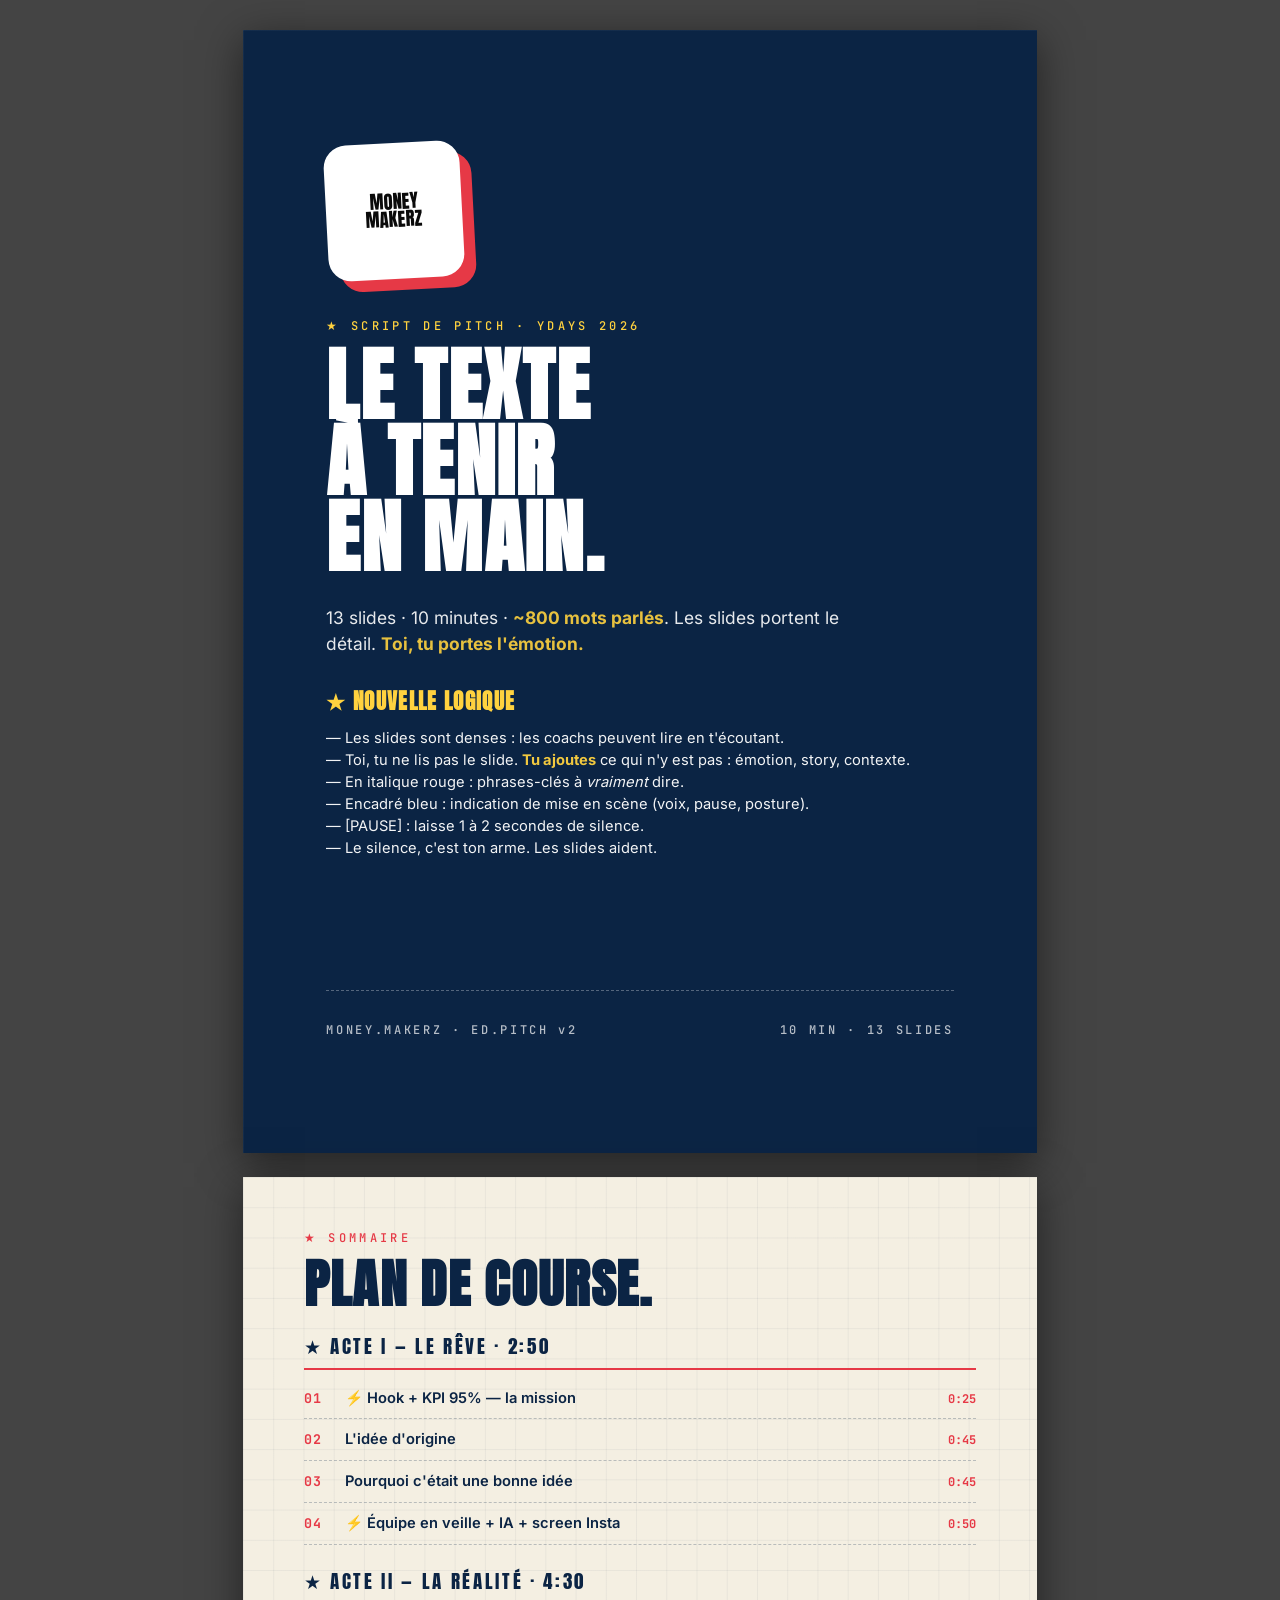
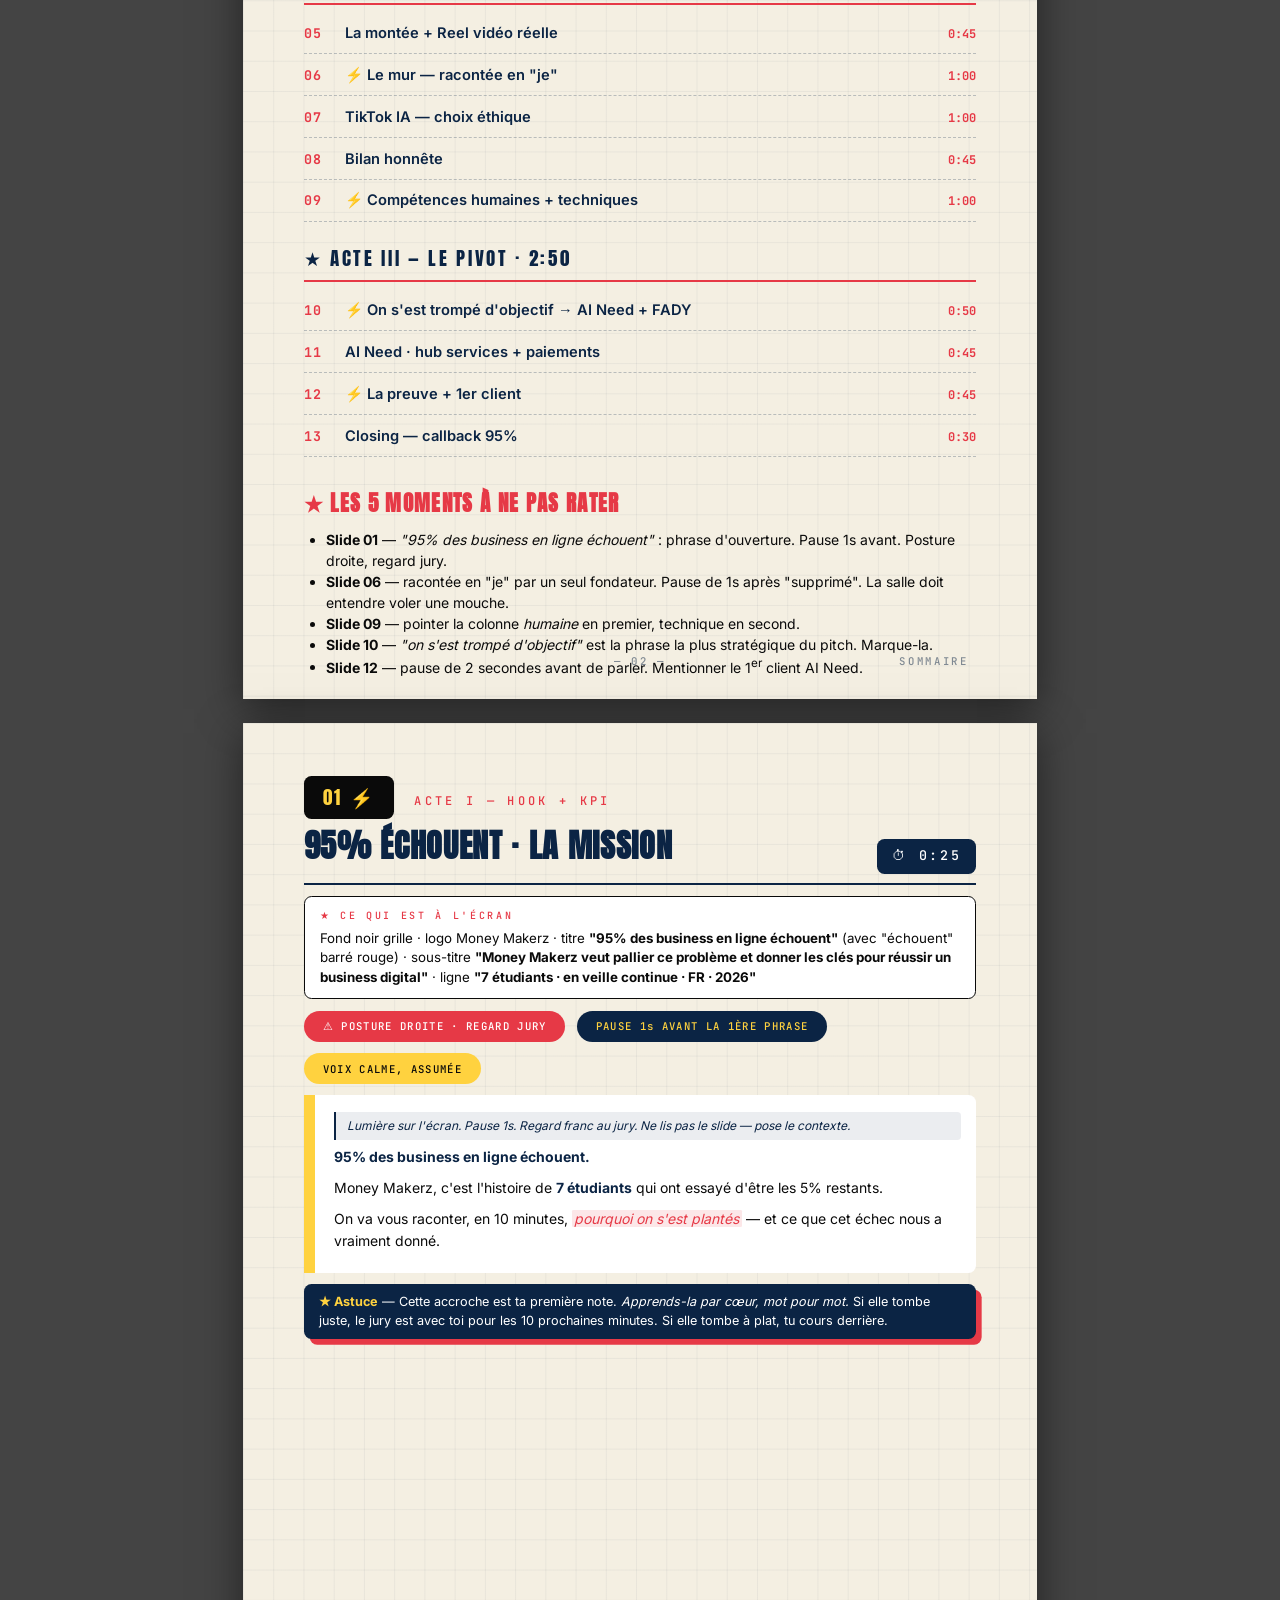
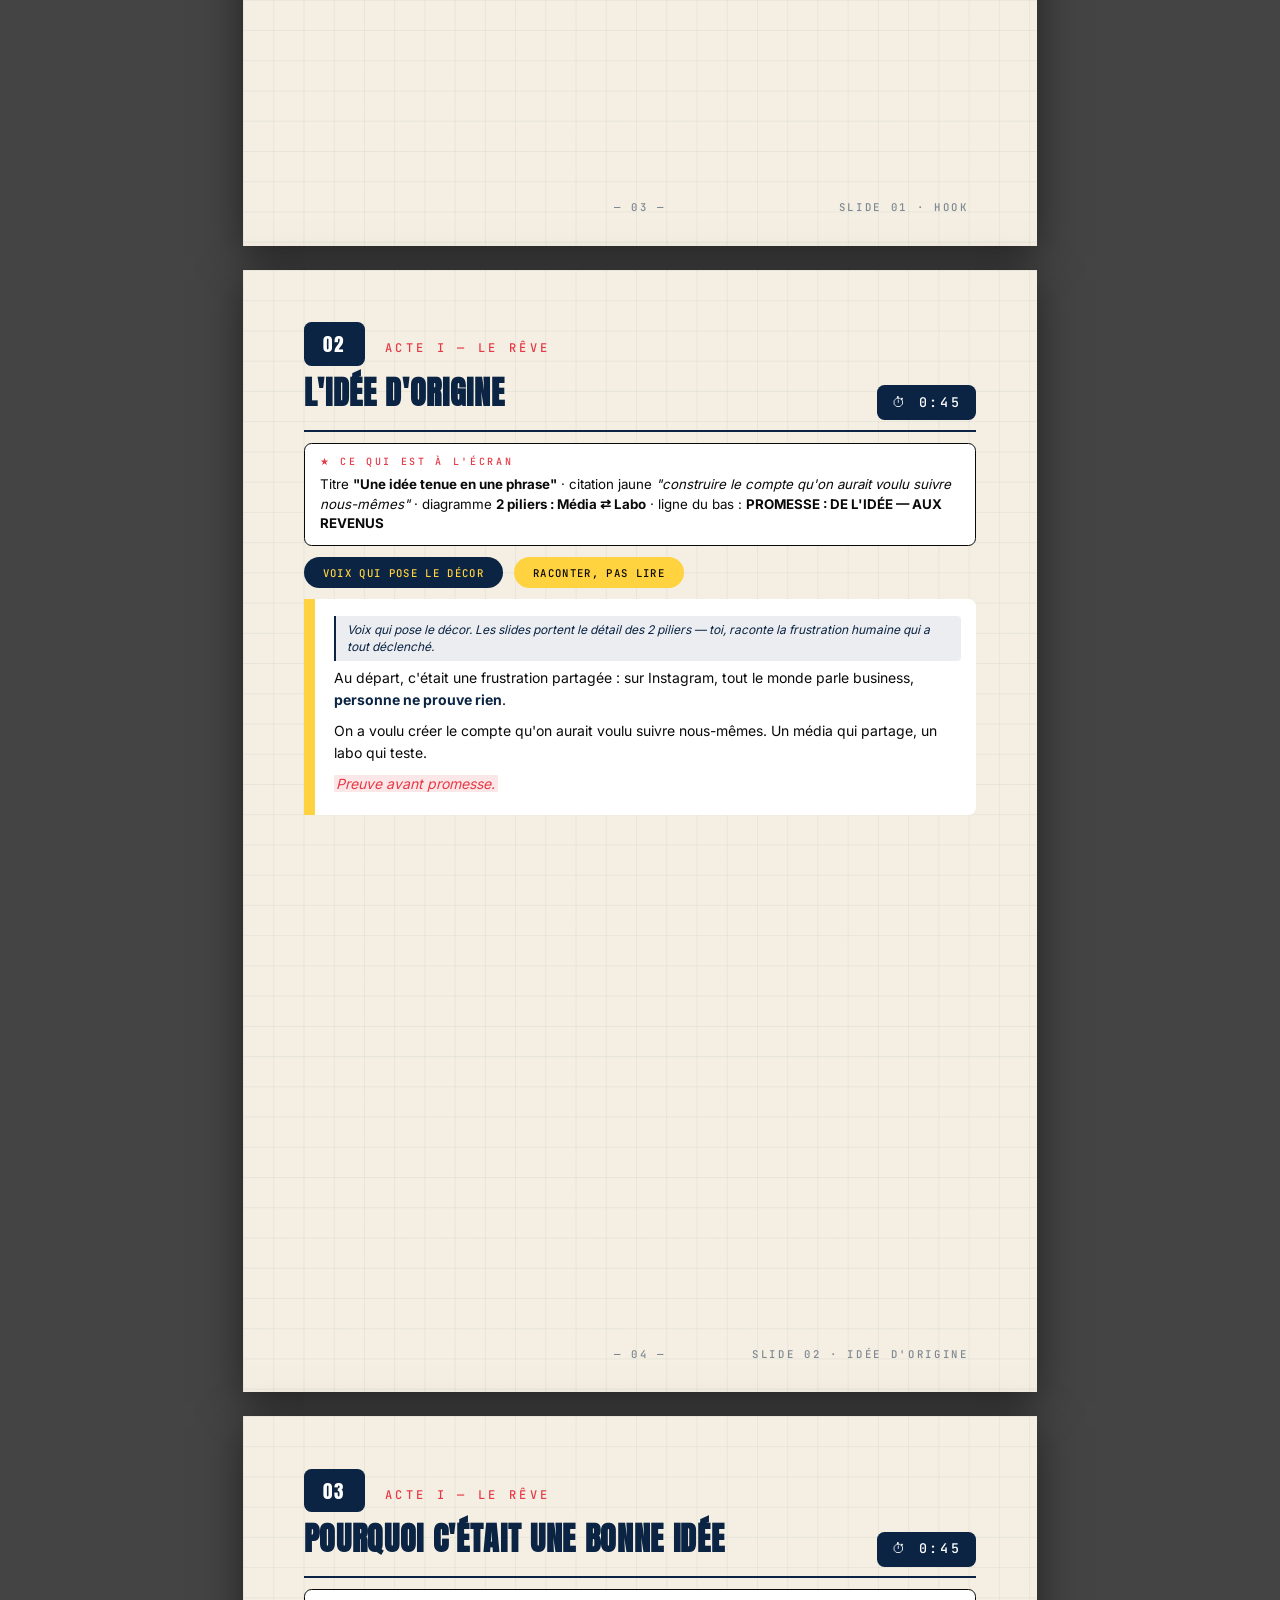
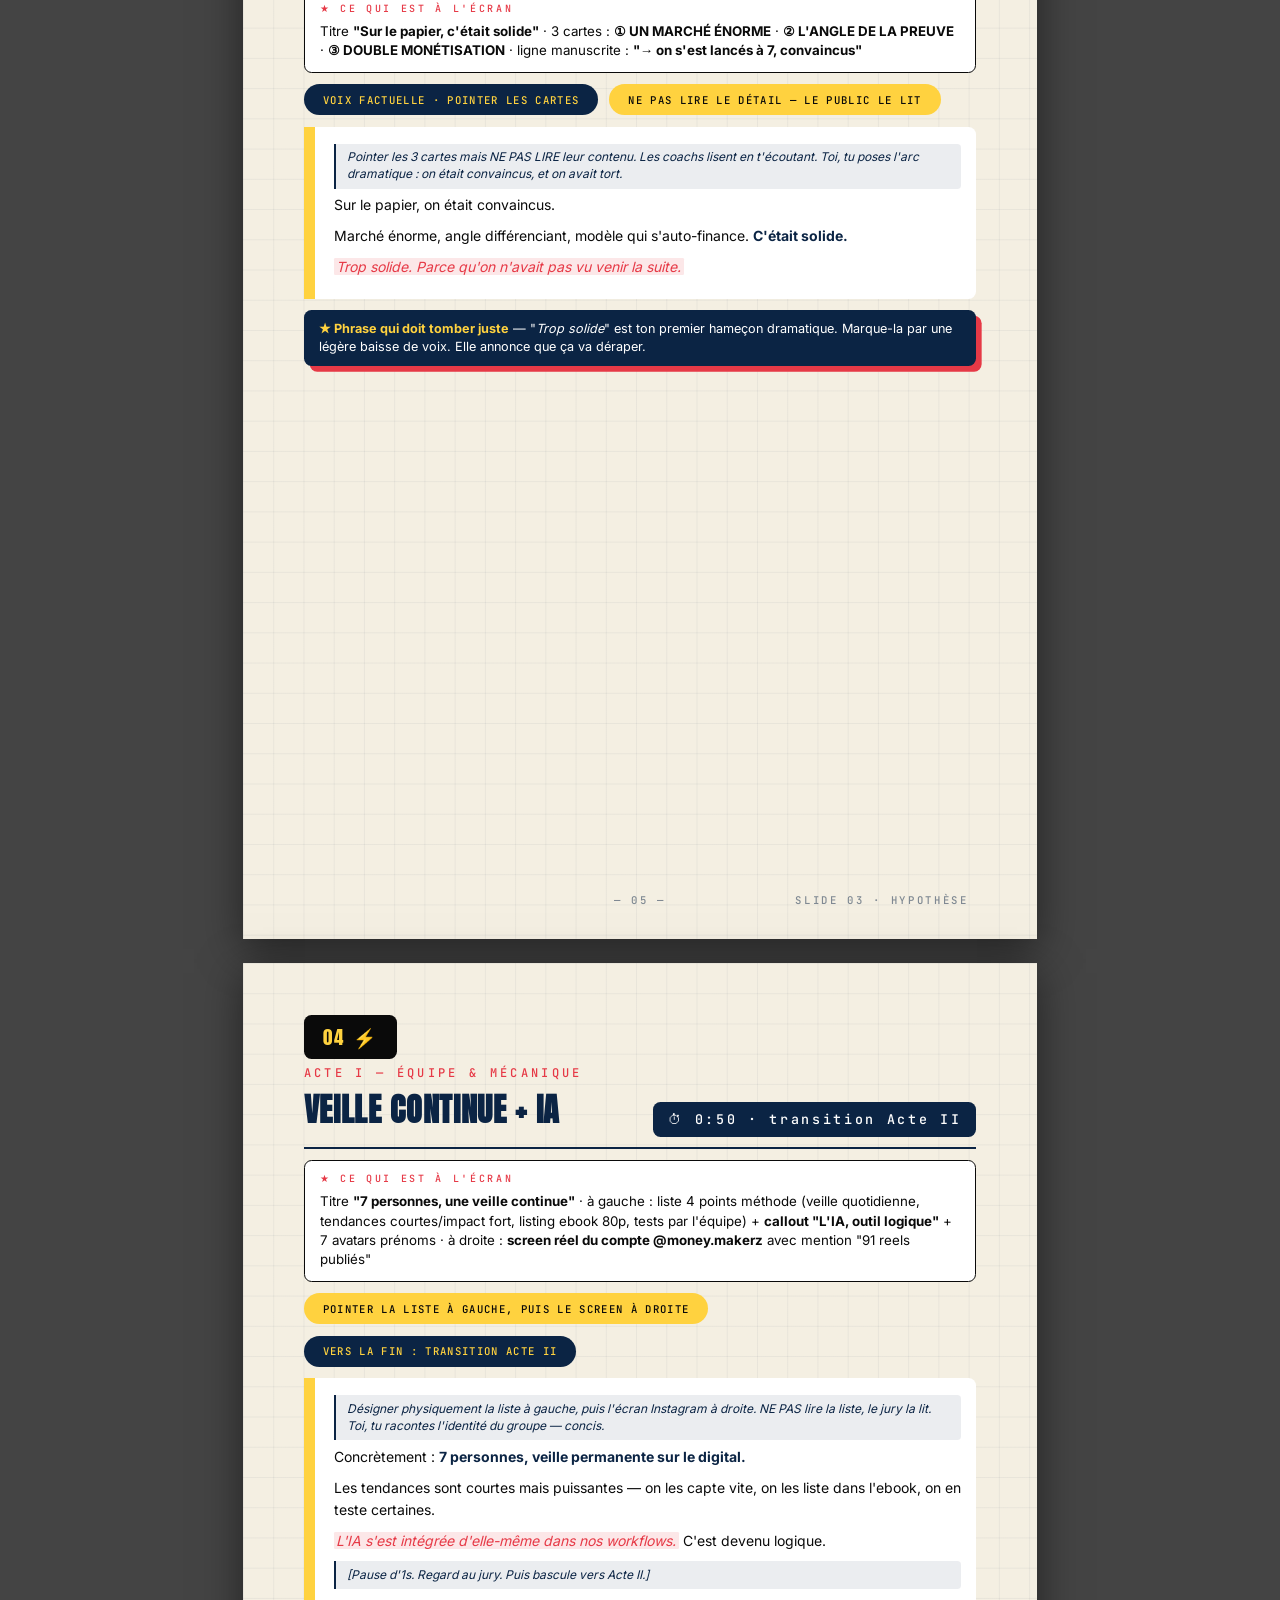
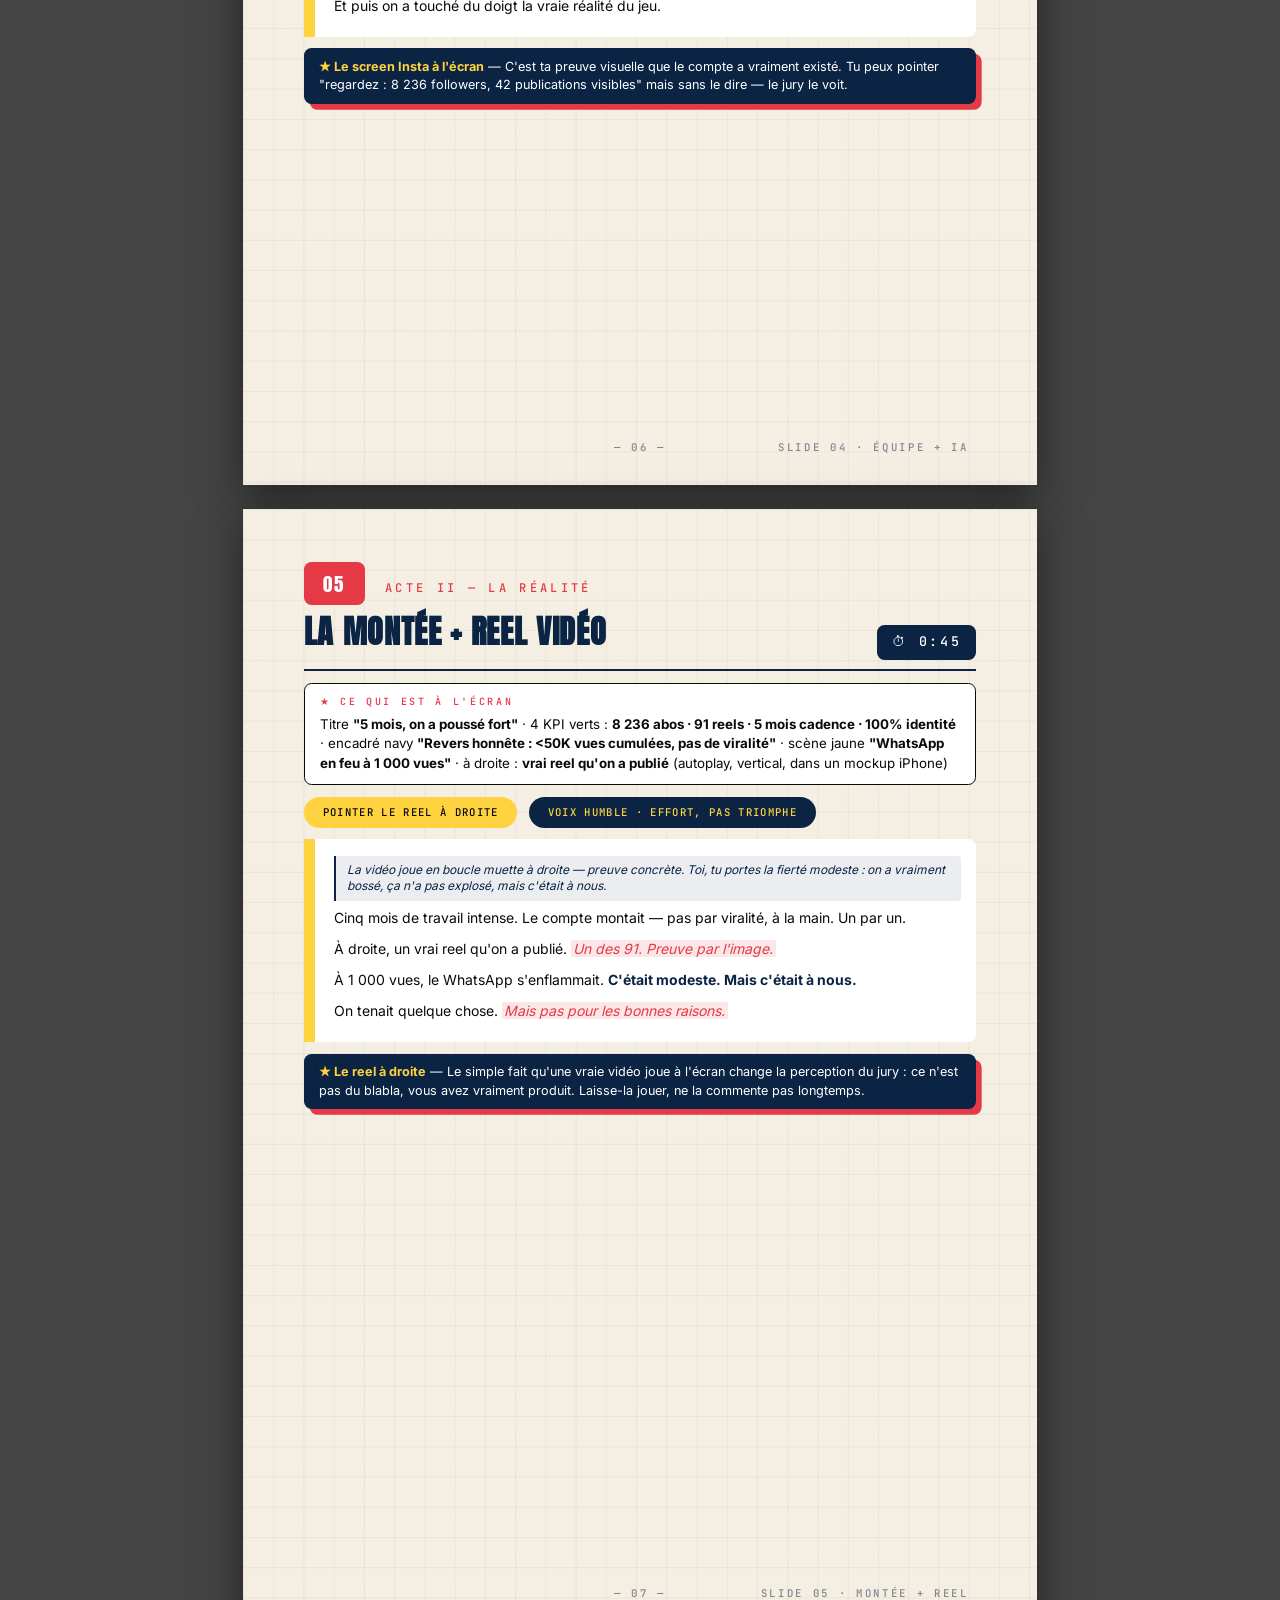
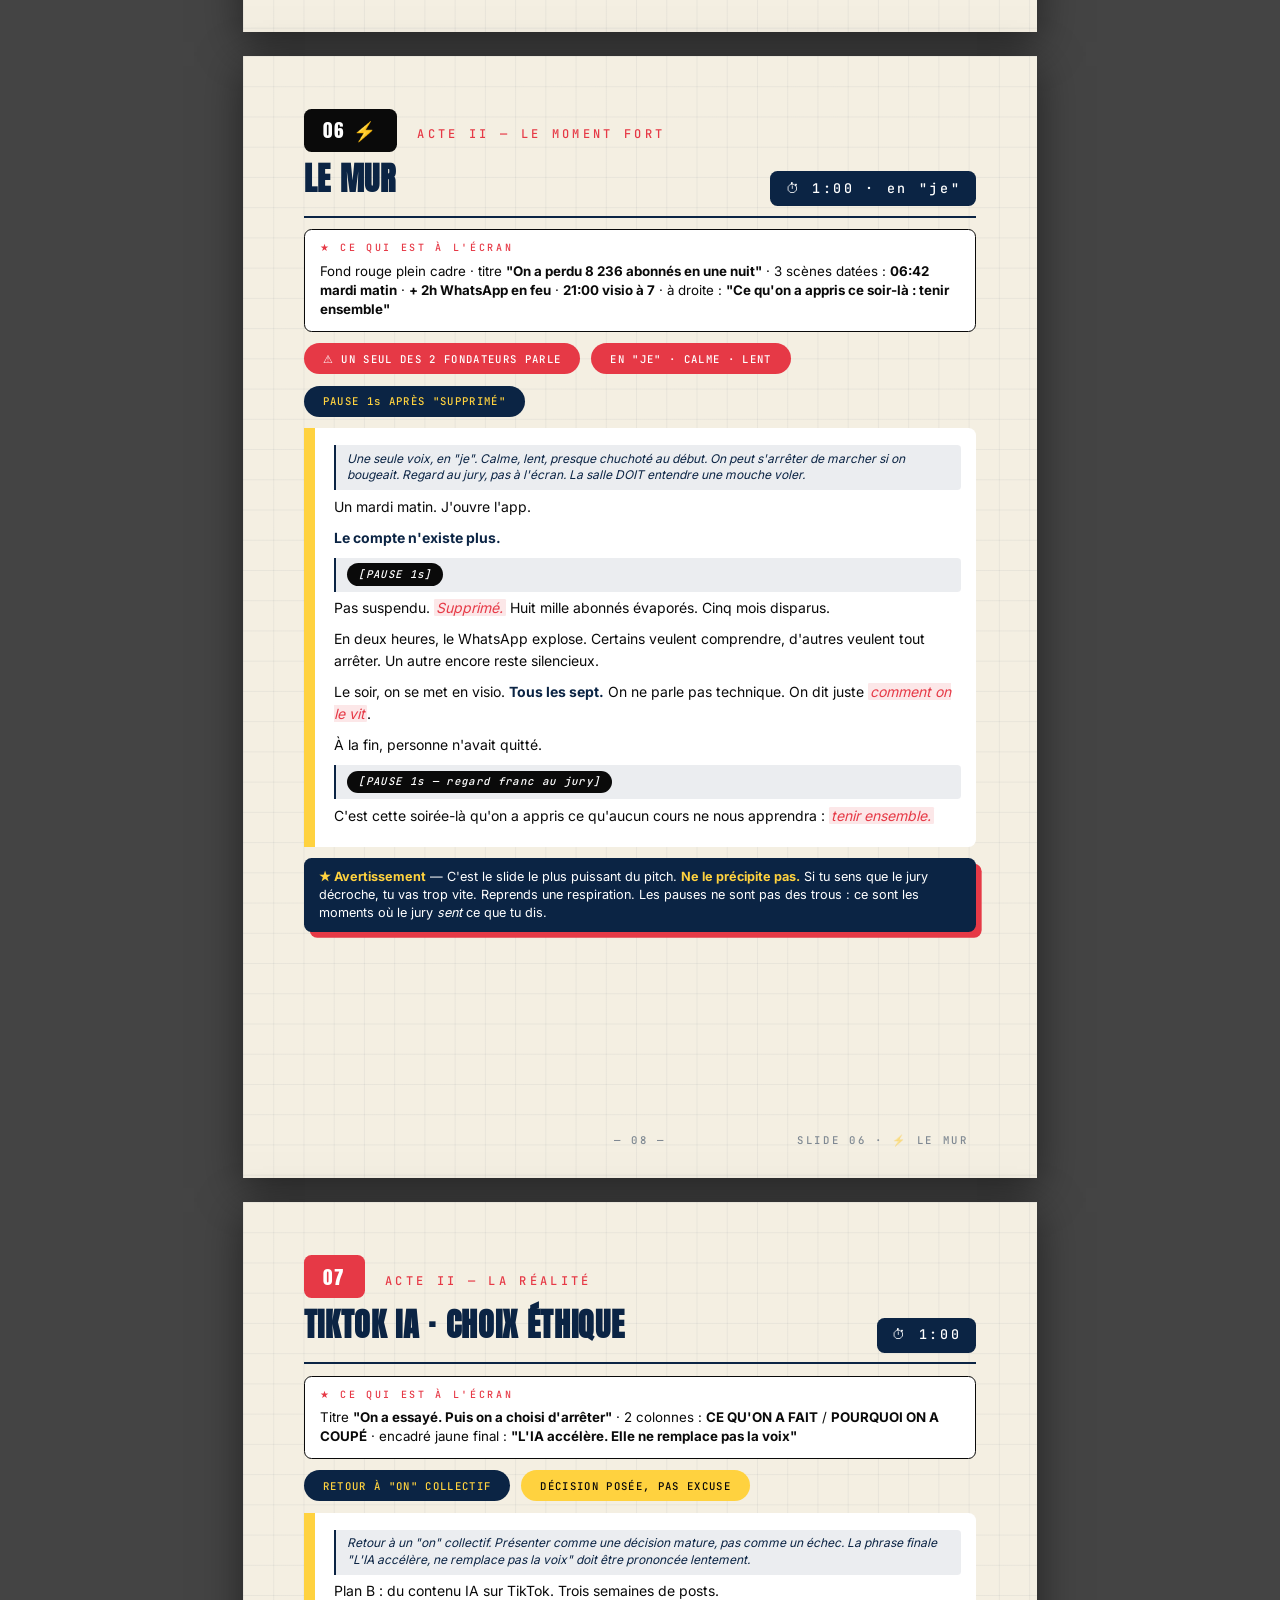
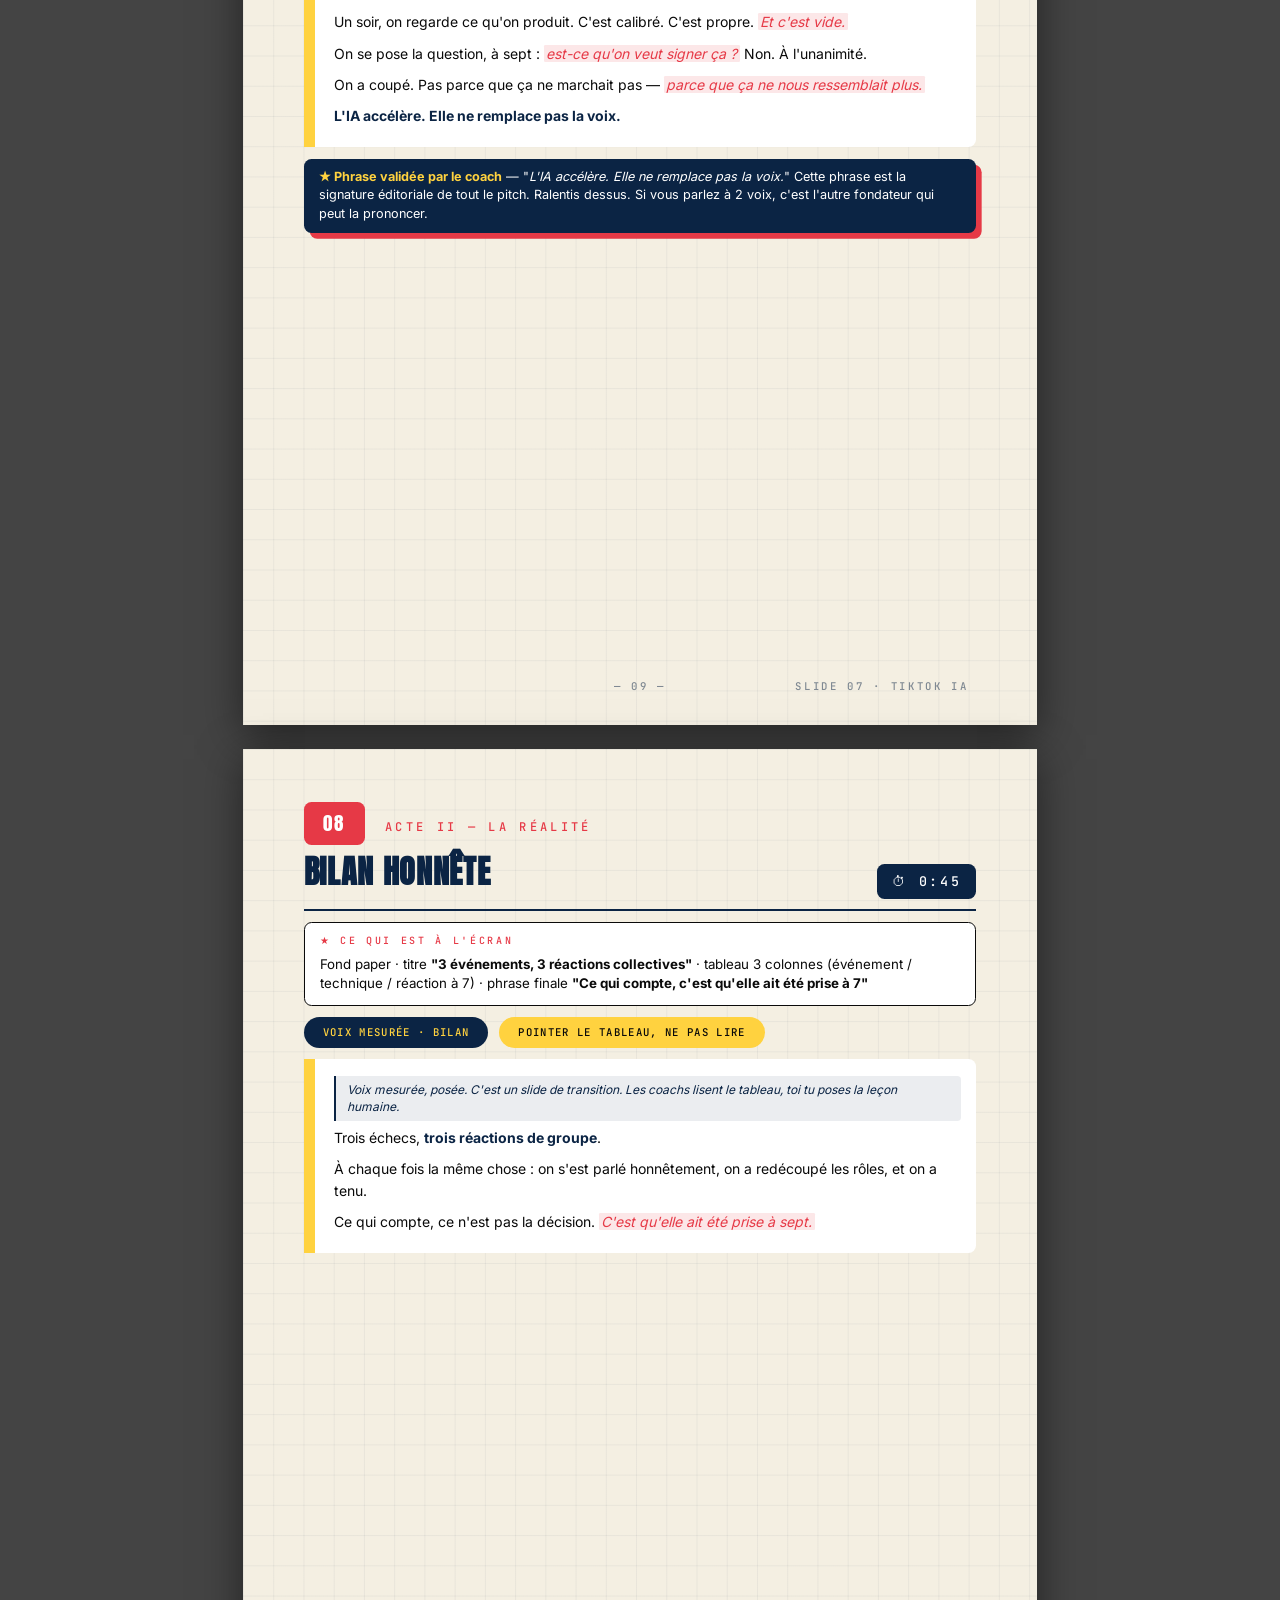
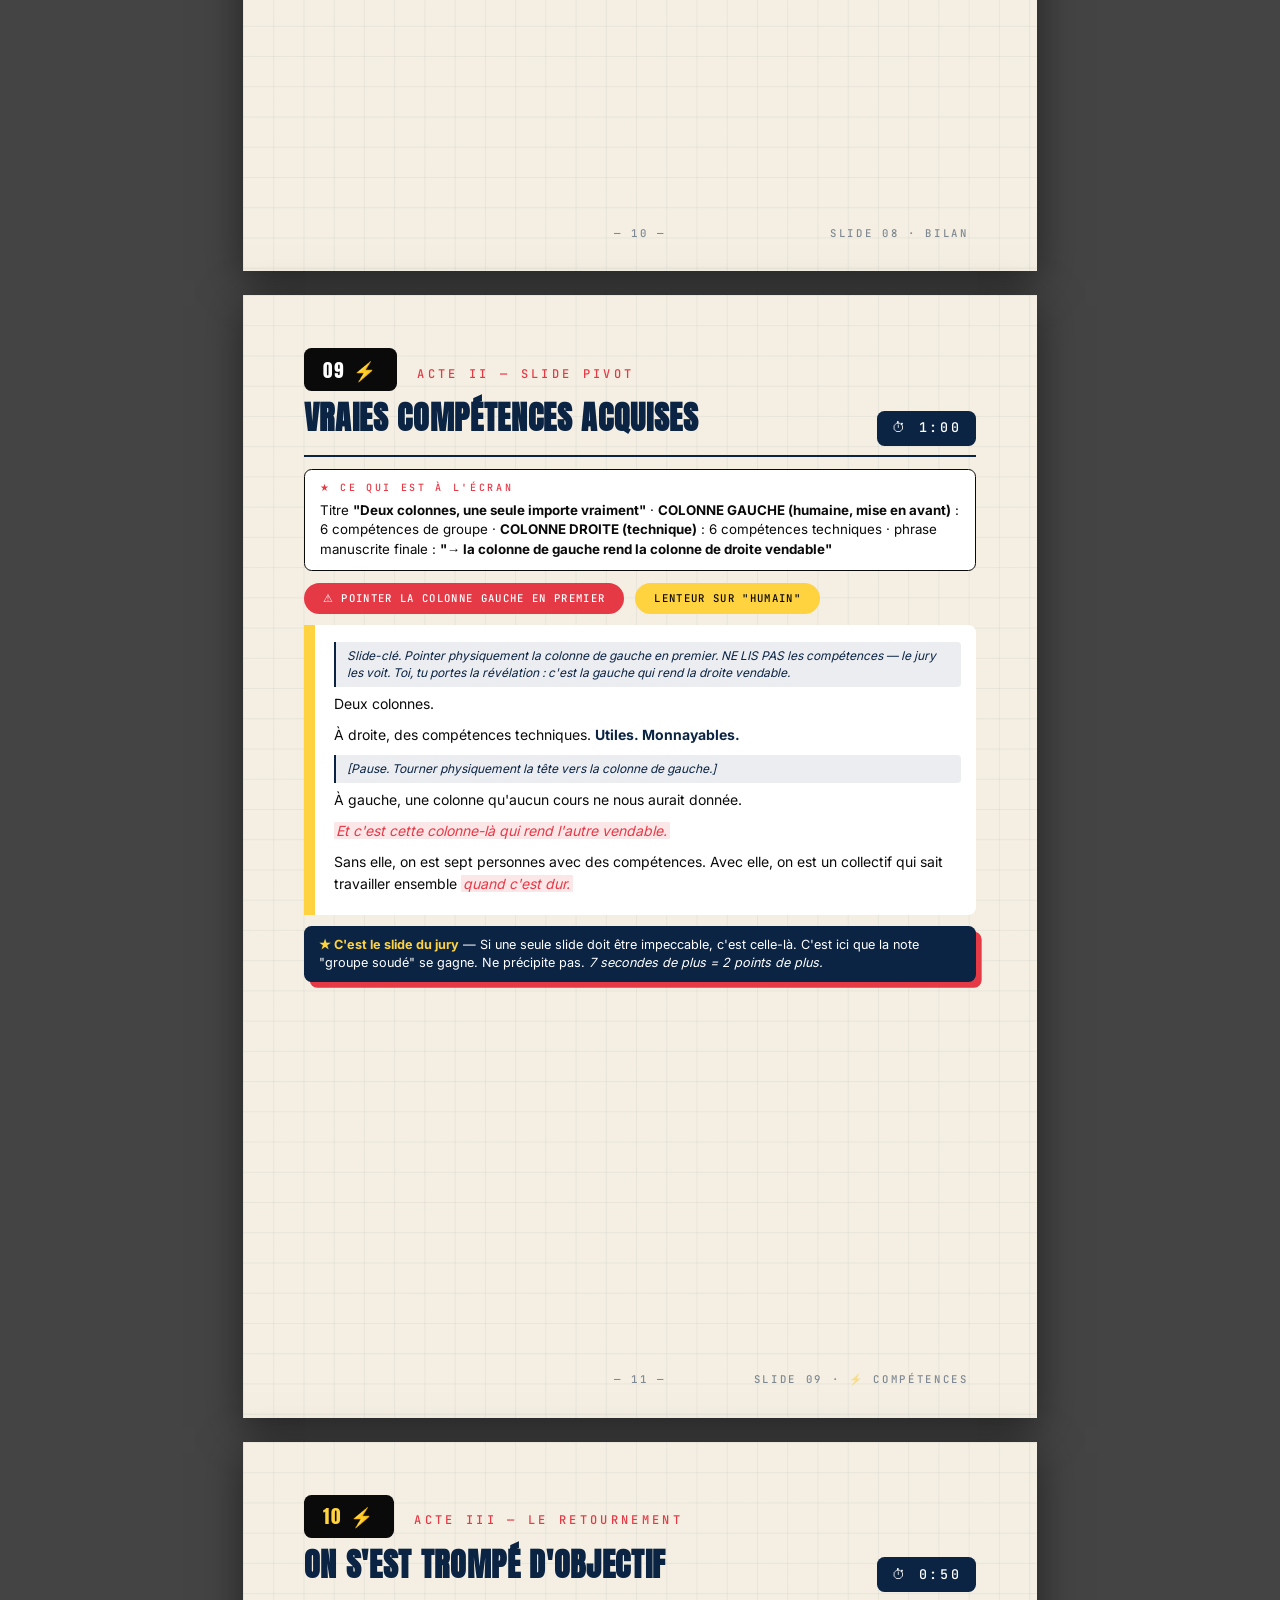
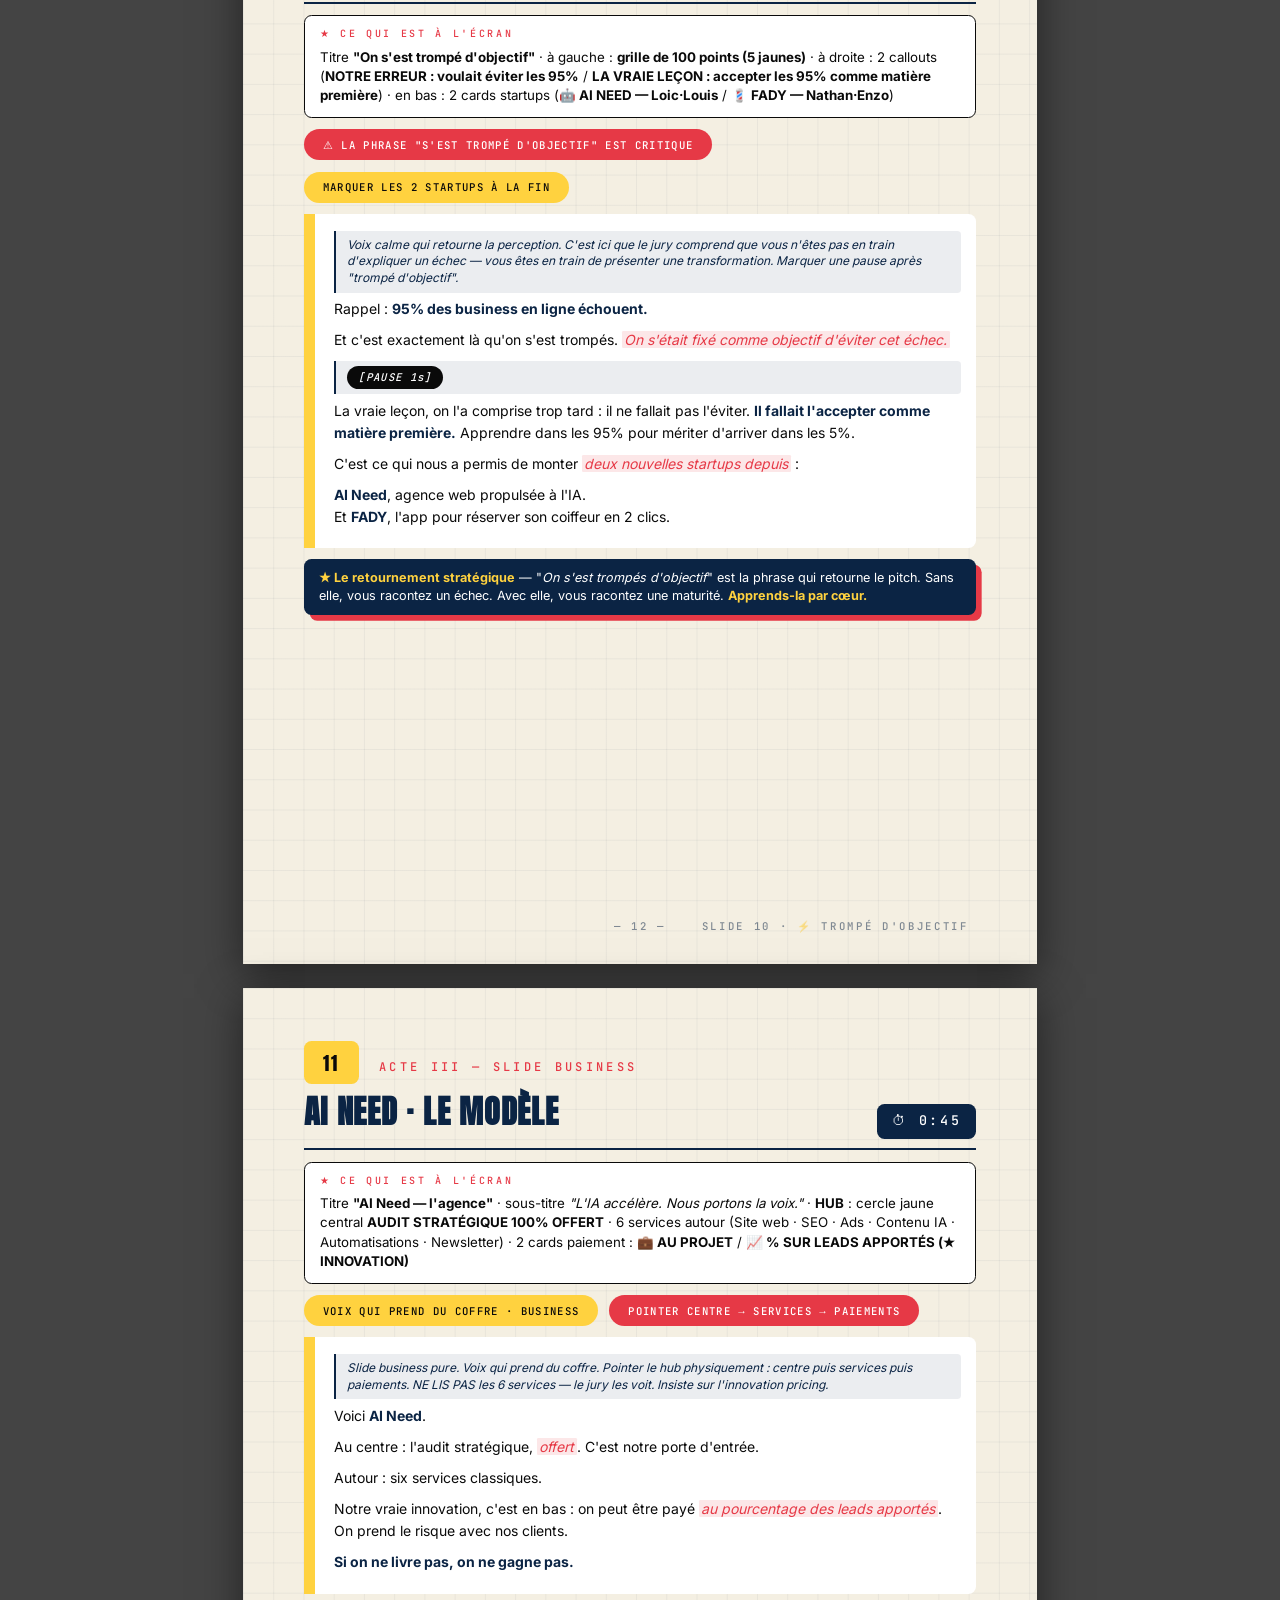
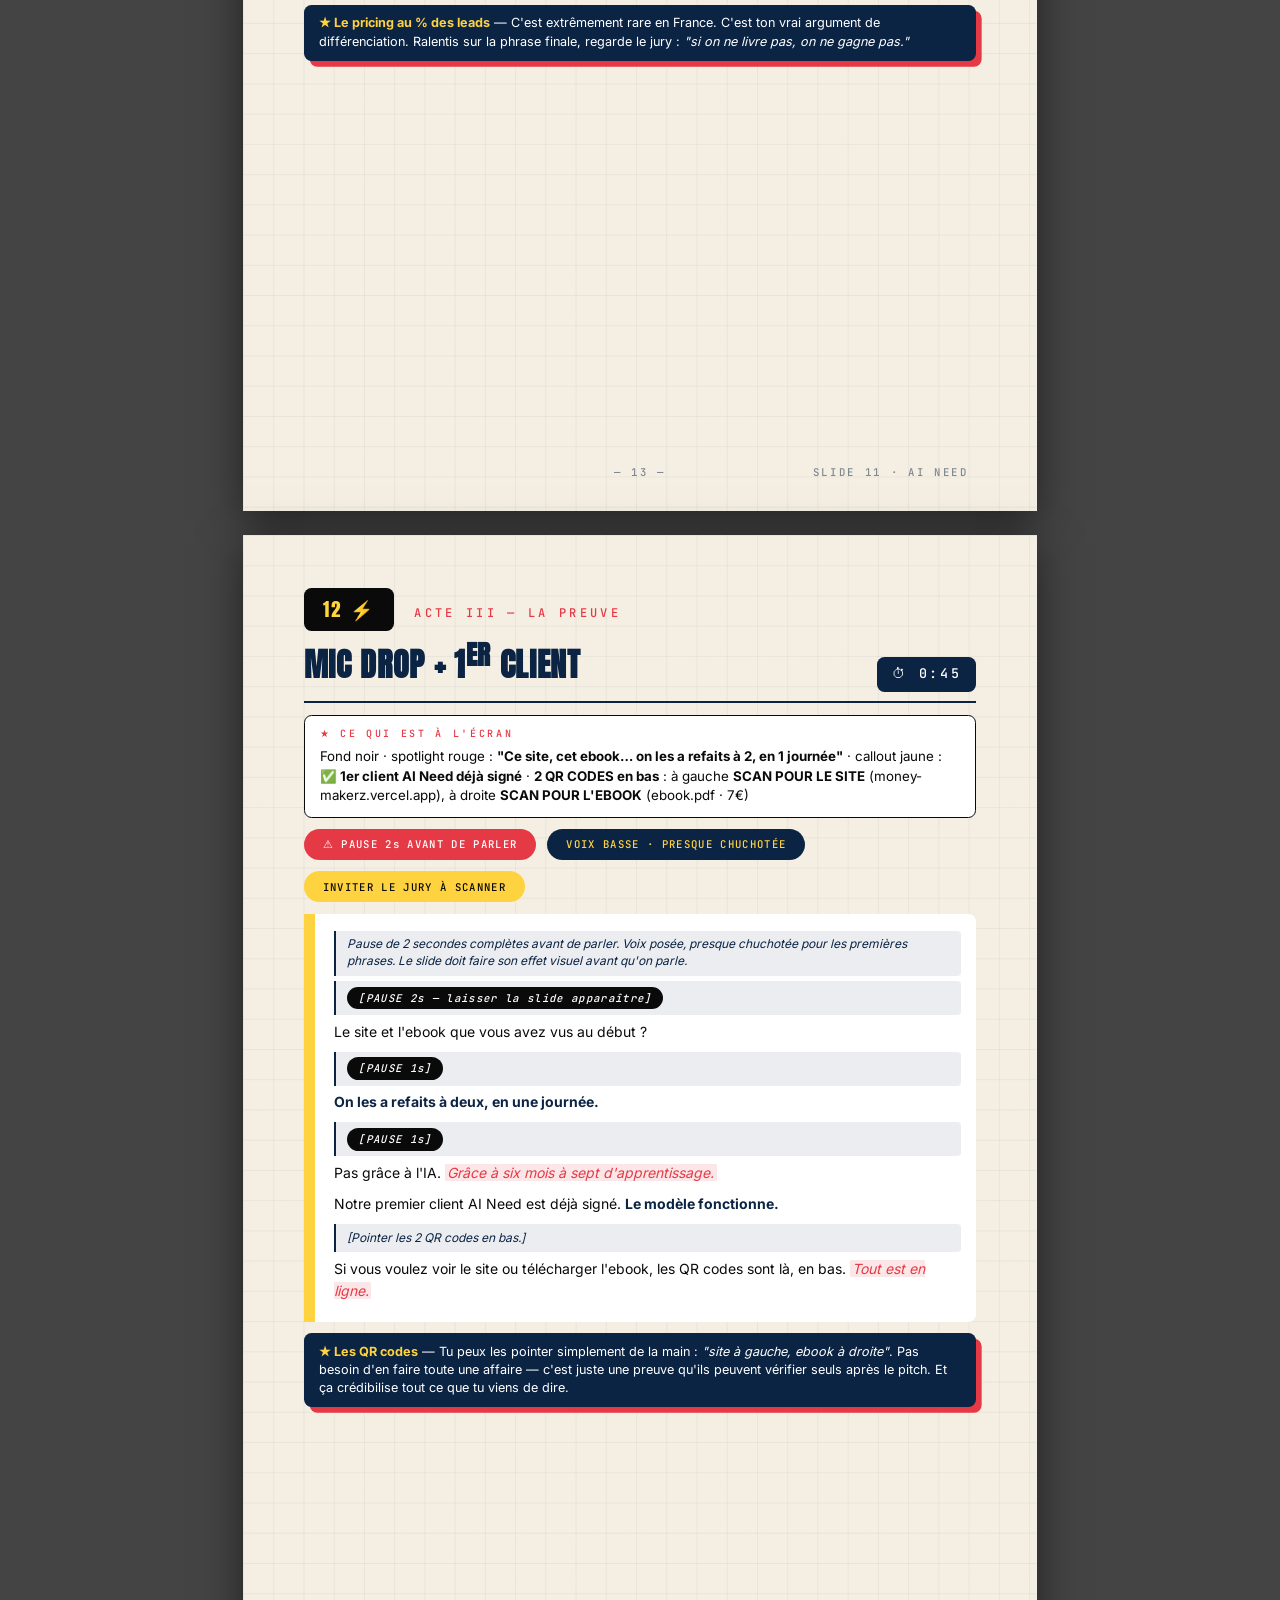
<file: pitch-script.html>
<!DOCTYPE html>
<html lang="fr">
<head>
<meta charset="UTF-8">
<meta name="viewport" content="width=device-width, initial-scale=1.0">
<title>Money Makerz — Script du pitch · à tenir en main</title>
<link rel="stylesheet" href="assets/fonts.css">
<style>
:root{
  --navy-900:#0B2444; --navy-700:#173E72; --paper:#F4EFE2; --ink:#0A0A0A;
  --white:#FFFFFF; --red:#E63946; --yellow:#FFD23F; --green:#3BB273;
  --font-display:'Anton',Impact,sans-serif;
  --font-body:'Inter',Arial,sans-serif;
  --font-mono:'JetBrains Mono',monospace;
  --font-hand:'Permanent Marker',cursive;
}
*{box-sizing:border-box;margin:0;padding:0}
html,body{background:#444;font-family:var(--font-body);line-height:1.5;color:var(--ink)}
@media screen{body{padding:30px 0}}

.page{
  width:210mm;height:297mm;
  margin:0 auto 24px;background:var(--paper);
  background-image:linear-gradient(rgba(11,36,68,.05) 1px,transparent 1px),linear-gradient(90deg,rgba(11,36,68,.05) 1px,transparent 1px);
  background-size:8mm 8mm;
  padding:14mm 16mm 14mm;
  position:relative;overflow:hidden;
  box-shadow:0 10px 40px rgba(0,0,0,.5);
  page-break-after:always;
}
.page.cover{background:var(--navy-900);color:var(--white);
  background-image:linear-gradient(rgba(255,255,255,.04) 1px,transparent 1px),linear-gradient(90deg,rgba(255,255,255,.04) 1px,transparent 1px);
  padding:30mm 22mm;
}

h1{font-family:var(--font-display);font-size:40pt;line-height:.95;letter-spacing:1pt;text-transform:uppercase;color:var(--navy-900);margin-bottom:4mm}
h2{font-family:var(--font-display);font-size:24pt;line-height:1;letter-spacing:.5pt;text-transform:uppercase;color:var(--navy-900);margin-bottom:3mm}
h3{font-family:var(--font-display);font-size:16pt;letter-spacing:1pt;text-transform:uppercase;margin:5mm 0 2.5mm;color:var(--red)}
h4{font-family:var(--font-display);font-size:11pt;letter-spacing:2pt;text-transform:uppercase;color:var(--navy-900);margin-bottom:2mm}
p{font-size:10.5pt;line-height:1.5;margin-bottom:2.5mm}
.cover h1, .cover h2{color:var(--white)}
.cover h3{color:var(--yellow)}

.eyebrow{font-family:var(--font-mono);font-size:9pt;letter-spacing:2.5pt;color:var(--red);display:block;margin-bottom:3mm}
.hand{font-family:var(--font-hand);font-size:14pt;color:var(--red);transform:rotate(-1deg);display:inline-block}

.cover .mark{
  width:36mm;height:36mm;border-radius:6mm;background:var(--white);color:var(--ink);
  display:flex;align-items:center;justify-content:center;text-align:center;
  font-family:var(--font-display);font-size:14pt;line-height:.95;
  box-shadow:3mm 3mm 0 var(--red);transform:rotate(-3deg);margin-bottom:10mm;
}
.cover .meta{
  margin-top:auto;padding-top:8mm;border-top:1pt dashed rgba(255,255,255,.3);
  display:flex;justify-content:space-between;font-family:var(--font-mono);font-size:9pt;letter-spacing:2pt;color:rgba(255,255,255,.7);
}

.toc{margin-top:6mm}
.toc-item{
  display:flex;justify-content:space-between;align-items:baseline;
  padding:2.5mm 0;border-bottom:1pt dashed rgba(11,36,68,.25);
  font-size:11pt;
}
.toc-item .l{display:flex;gap:6mm;align-items:baseline}
.toc-item .n{font-family:var(--font-mono);font-size:10pt;color:var(--red);font-weight:700;letter-spacing:1pt;min-width:10pt}
.toc-item .t{font-weight:600;color:var(--navy-900)}
.toc-item .d{font-family:var(--font-mono);font-size:9pt;color:var(--red);font-weight:700}
.toc-act{
  font-family:var(--font-display);font-size:14pt;color:var(--navy-900);
  letter-spacing:2pt;margin:6mm 0 2mm;border-bottom:2pt solid var(--red);padding-bottom:2mm;
}

.slide-block{margin-bottom:0}
.slide-header{
  display:flex;justify-content:space-between;align-items:flex-end;
  border-bottom:2pt solid var(--navy-900);padding-bottom:2.5mm;margin-bottom:3mm;
}
.slide-header .left{flex:1}
.slide-id{
  display:inline-block;background:var(--red);color:var(--white);
  font-family:var(--font-display);font-size:14pt;letter-spacing:2pt;
  padding:2mm 5mm;margin-right:4mm;border-radius:2mm;
}
.slide-id.act-1{background:var(--navy-900)}
.slide-id.act-2{background:var(--red)}
.slide-id.act-3{background:var(--yellow);color:var(--ink)}
.slide-time{
  font-family:var(--font-mono);font-size:10pt;letter-spacing:2pt;
  background:var(--navy-900);color:var(--white);padding:2mm 4mm;border-radius:2mm;
}

.what-onscreen{
  background:var(--white);border:1.2pt solid var(--ink);
  padding:3mm 4mm;border-radius:2mm;margin-bottom:3mm;
  font-size:10pt;line-height:1.45;
}
.what-onscreen .lbl{
  font-family:var(--font-mono);font-size:7.5pt;letter-spacing:2pt;color:var(--red);display:block;margin-bottom:1.5mm;
}

.cue-row{display:flex;gap:3mm;flex-wrap:wrap;margin-bottom:3mm}
.cue{
  background:var(--navy-900);color:var(--yellow);
  padding:2mm 5mm;border-radius:30pt;font-family:var(--font-mono);
  font-size:8pt;letter-spacing:1pt;
}
.cue.red{background:var(--red);color:var(--white)}
.cue.yellow{background:var(--yellow);color:var(--ink)}

.script-block{
  background:var(--white);border-left:3mm solid var(--yellow);
  padding:3mm 4mm 3mm 5mm;border-radius:0 2mm 2mm 0;
  font-size:10.5pt;line-height:1.55;
}
.script-block p{font-size:10.5pt;line-height:1.55;margin-bottom:2.5mm}
.script-block em{
  background:rgba(230,57,70,.12);color:var(--red);font-style:italic;
  padding:0 2pt;border-radius:1pt;
}
.script-block .stage{
  background:rgba(11,36,68,.08);color:var(--navy-900);font-style:italic;
  display:block;font-size:9pt;padding:1.5mm 3mm;border-left:2pt solid var(--navy-900);
  margin:1.5mm 0;border-radius:0 1mm 1mm 0;line-height:1.4;
}
.script-block .pause{
  display:inline-block;background:var(--ink);color:var(--white);
  font-family:var(--font-mono);font-size:8pt;letter-spacing:1pt;
  padding:1mm 3mm;border-radius:30pt;
}
.script-block b{color:var(--navy-900)}

.tip{
  background:var(--navy-900);color:var(--white);
  padding:2.5mm 4mm;border-radius:2mm;margin-top:3mm;
  font-size:9.5pt;line-height:1.45;
  box-shadow:1.5mm 1.5mm 0 var(--red);
}
.tip b{color:var(--yellow)}

.page-num{
  position:absolute;bottom:8mm;left:0;right:0;text-align:center;
  font-family:var(--font-mono);font-size:8pt;letter-spacing:2pt;color:rgba(11,36,68,.5);
}
.page-tag{
  position:absolute;bottom:8mm;right:18mm;
  font-family:var(--font-mono);font-size:8pt;letter-spacing:2pt;color:rgba(11,36,68,.5);
}
.cover .page-num, .cover .page-tag{color:rgba(255,255,255,.5)}

.qa-card{
  background:var(--white);border:1.2pt solid var(--ink);padding:4mm 5mm;border-radius:2mm;
  margin-bottom:3mm;box-shadow:2mm 2mm 0 var(--navy-900);
}
.qa-card .q{font-weight:800;color:var(--red);font-size:11pt;margin-bottom:1.5mm}
.qa-card .a{font-size:10.5pt;line-height:1.55}

@media print{
  @page{size:A4;margin:0}
  body{background:#fff;padding:0}
  .page{margin:0;box-shadow:none;page-break-after:always}
}
</style>
</head>
<body>

<!-- ============= COVER ============= -->
<div class="page cover" style="display:flex;flex-direction:column;justify-content:space-between">
  <div>
    <div class="mark">MONEY<br>MAKERZ</div>
    <span class="eyebrow" style="color:var(--yellow)">★ SCRIPT DE PITCH · YDAYS 2026</span>
    <h1 style="font-size:60pt">Le texte<br>à tenir<br>en main.</h1>
    <p style="font-size:13pt;margin-top:8mm;opacity:.9;max-width:140mm">13 slides · 10 minutes · <b style="color:var(--yellow)">~800 mots parlés</b>. Les slides portent le détail. <b style="color:var(--yellow)">Toi, tu portes l'émotion.</b></p>
  </div>
  <div>
    <h3 style="color:var(--yellow)">★ NOUVELLE LOGIQUE</h3>
    <p style="font-size:11pt;opacity:.95">— Les slides sont denses : les coachs peuvent lire en t'écoutant.<br>
    — Toi, tu ne lis pas le slide. <b style="color:var(--yellow)">Tu ajoutes</b> ce qui n'y est pas : émotion, story, contexte.<br>
    — En italique rouge : phrases-clés à <em>vraiment</em> dire.<br>
    — Encadré bleu : indication de mise en scène (voix, pause, posture).<br>
    — <span class="pause">[PAUSE]</span> : laisse 1 à 2 secondes de silence.<br>
    — Le silence, c'est ton arme. Les slides aident.</p>
  </div>
  <div class="meta"><span>MONEY.MAKERZ · ED.PITCH v2</span><span>10 MIN · 13 SLIDES</span></div>
</div>

<!-- ============= TOC ============= -->
<div class="page">
  <span class="eyebrow">★ SOMMAIRE</span>
  <h1>Plan de course.</h1>

  <div class="toc-act">★ ACTE I — LE RÊVE · 2:50</div>
  <div class="toc-item"><div class="l"><span class="n">01</span><span class="t">⚡ Hook + KPI 95% — la mission</span></div><span class="d">0:25</span></div>
  <div class="toc-item"><div class="l"><span class="n">02</span><span class="t">L'idée d'origine</span></div><span class="d">0:45</span></div>
  <div class="toc-item"><div class="l"><span class="n">03</span><span class="t">Pourquoi c'était une bonne idée</span></div><span class="d">0:45</span></div>
  <div class="toc-item"><div class="l"><span class="n">04</span><span class="t">⚡ Équipe en veille + IA + screen Insta</span></div><span class="d">0:50</span></div>

  <div class="toc-act">★ ACTE II — LA RÉALITÉ · 4:30</div>
  <div class="toc-item"><div class="l"><span class="n">05</span><span class="t">La montée + Reel vidéo réelle</span></div><span class="d">0:45</span></div>
  <div class="toc-item"><div class="l"><span class="n">06</span><span class="t">⚡ Le mur — racontée en "je"</span></div><span class="d">1:00</span></div>
  <div class="toc-item"><div class="l"><span class="n">07</span><span class="t">TikTok IA — choix éthique</span></div><span class="d">1:00</span></div>
  <div class="toc-item"><div class="l"><span class="n">08</span><span class="t">Bilan honnête</span></div><span class="d">0:45</span></div>
  <div class="toc-item"><div class="l"><span class="n">09</span><span class="t">⚡ Compétences humaines + techniques</span></div><span class="d">1:00</span></div>

  <div class="toc-act">★ ACTE III — LE PIVOT · 2:50</div>
  <div class="toc-item"><div class="l"><span class="n">10</span><span class="t">⚡ On s'est trompé d'objectif → AI Need + FADY</span></div><span class="d">0:50</span></div>
  <div class="toc-item"><div class="l"><span class="n">11</span><span class="t">AI Need · hub services + paiements</span></div><span class="d">0:45</span></div>
  <div class="toc-item"><div class="l"><span class="n">12</span><span class="t">⚡ La preuve + 1er client</span></div><span class="d">0:45</span></div>
  <div class="toc-item"><div class="l"><span class="n">13</span><span class="t">Closing — callback 95%</span></div><span class="d">0:30</span></div>

  <h3 style="margin-top:8mm">★ LES 5 MOMENTS À NE PAS RATER</h3>
  <ul style="margin-left:6mm;font-size:10.5pt">
    <li><b>Slide 01</b> — <em>"95% des business en ligne échouent"</em> : phrase d'ouverture. Pause 1s avant. Posture droite, regard jury.</li>
    <li><b>Slide 06</b> — racontée en "je" par un seul fondateur. Pause de 1s après "supprimé". La salle doit entendre voler une mouche.</li>
    <li><b>Slide 09</b> — pointer la colonne <em>humaine</em> en premier, technique en second.</li>
    <li><b>Slide 10</b> — <em>"on s'est trompé d'objectif"</em> est la phrase la plus stratégique du pitch. Marque-la.</li>
    <li><b>Slide 12</b> — pause de 2 secondes avant de parler. Mentionner le 1<sup>er</sup> client AI Need.</li>
  </ul>

  <div class="page-tag">SOMMAIRE</div>
  <div class="page-num">— 02 —</div>
</div>

<!-- =========== SLIDE 01 =========== -->
<div class="page">
  <div class="slide-block">
    <div class="slide-header">
      <div class="left">
        <span class="slide-id act-1" style="background:var(--ink);color:var(--yellow)">01 ⚡</span>
        <span class="eyebrow" style="display:inline-block;margin:0">ACTE I — HOOK + KPI</span>
        <h2 style="margin-top:3mm">95% échouent · la mission</h2>
      </div>
      <span class="slide-time">⏱ 0:25</span>
    </div>

    <div class="what-onscreen">
      <span class="lbl">★ CE QUI EST À L'ÉCRAN</span>
      Fond noir grille · logo Money Makerz · titre <b>"95% des business en ligne échouent"</b> (avec "échouent" barré rouge) · sous-titre <b>"Money Makerz veut pallier ce problème et donner les clés pour réussir un business digital"</b> · ligne <b>"7 étudiants · en veille continue · FR · 2026"</b>
    </div>

    <div class="cue-row">
      <span class="cue red">⚠ POSTURE DROITE · REGARD JURY</span>
      <span class="cue">PAUSE 1s AVANT LA 1ÈRE PHRASE</span>
      <span class="cue yellow">VOIX CALME, ASSUMÉE</span>
    </div>

    <div class="script-block">
      <span class="stage">Lumière sur l'écran. Pause 1s. Regard franc au jury. Ne lis pas le slide — pose le contexte.</span>

      <p><b>95% des business en ligne échouent.</b></p>
      <p>Money Makerz, c'est l'histoire de <b>7 étudiants</b> qui ont essayé d'être les 5% restants.</p>
      <p>On va vous raconter, en 10 minutes, <em>pourquoi on s'est plantés</em> — et ce que cet échec nous a vraiment donné.</p>
    </div>

    <div class="tip">
      <b>★ Astuce</b> — Cette accroche est ta première note. <em>Apprends-la par cœur, mot pour mot.</em> Si elle tombe juste, le jury est avec toi pour les 10 prochaines minutes. Si elle tombe à plat, tu cours derrière.
    </div>
  </div>
  <div class="page-tag">SLIDE 01 · HOOK</div>
  <div class="page-num">— 03 —</div>
</div>

<!-- =========== SLIDE 02 =========== -->
<div class="page">
  <div class="slide-block">
    <div class="slide-header">
      <div class="left">
        <span class="slide-id act-1">02</span>
        <span class="eyebrow" style="display:inline-block;margin:0">ACTE I — LE RÊVE</span>
        <h2 style="margin-top:3mm">L'idée d'origine</h2>
      </div>
      <span class="slide-time">⏱ 0:45</span>
    </div>

    <div class="what-onscreen">
      <span class="lbl">★ CE QUI EST À L'ÉCRAN</span>
      Titre <b>"Une idée tenue en une phrase"</b> · citation jaune <em>"construire le compte qu'on aurait voulu suivre nous-mêmes"</em> · diagramme <b>2 piliers : Média ⇄ Labo</b> · ligne du bas : <b>PROMESSE : DE L'IDÉE — AUX REVENUS</b>
    </div>

    <div class="cue-row">
      <span class="cue">VOIX QUI POSE LE DÉCOR</span>
      <span class="cue yellow">RACONTER, PAS LIRE</span>
    </div>

    <div class="script-block">
      <span class="stage">Voix qui pose le décor. Les slides portent le détail des 2 piliers — toi, raconte la frustration humaine qui a tout déclenché.</span>

      <p>Au départ, c'était une frustration partagée : sur Instagram, tout le monde parle business, <b>personne ne prouve rien</b>.</p>
      <p>On a voulu créer le compte qu'on aurait voulu suivre nous-mêmes. Un média qui partage, un labo qui teste.</p>
      <p><em>Preuve avant promesse.</em></p>
    </div>
  </div>
  <div class="page-tag">SLIDE 02 · IDÉE D'ORIGINE</div>
  <div class="page-num">— 04 —</div>
</div>

<!-- =========== SLIDE 03 =========== -->
<div class="page">
  <div class="slide-block">
    <div class="slide-header">
      <div class="left">
        <span class="slide-id act-1">03</span>
        <span class="eyebrow" style="display:inline-block;margin:0">ACTE I — LE RÊVE</span>
        <h2 style="margin-top:3mm">Pourquoi c'était une bonne idée</h2>
      </div>
      <span class="slide-time">⏱ 0:45</span>
    </div>

    <div class="what-onscreen">
      <span class="lbl">★ CE QUI EST À L'ÉCRAN</span>
      Titre <b>"Sur le papier, c'était solide"</b> · 3 cartes : <b>① UN MARCHÉ ÉNORME</b> · <b>② L'ANGLE DE LA PREUVE</b> · <b>③ DOUBLE MONÉTISATION</b> · ligne manuscrite : <b>"→ on s'est lancés à 7, convaincus"</b>
    </div>

    <div class="cue-row">
      <span class="cue">VOIX FACTUELLE · POINTER LES CARTES</span>
      <span class="cue yellow">NE PAS LIRE LE DÉTAIL — LE PUBLIC LE LIT</span>
    </div>

    <div class="script-block">
      <span class="stage">Pointer les 3 cartes mais NE PAS LIRE leur contenu. Les coachs lisent en t'écoutant. Toi, tu poses l'arc dramatique : on était convaincus, et on avait tort.</span>

      <p>Sur le papier, on était convaincus.</p>
      <p>Marché énorme, angle différenciant, modèle qui s'auto-finance. <b>C'était solide.</b></p>
      <p><em>Trop solide. Parce qu'on n'avait pas vu venir la suite.</em></p>
    </div>

    <div class="tip">
      <b>★ Phrase qui doit tomber juste</b> — "<em>Trop solide</em>" est ton premier hameçon dramatique. Marque-la par une légère baisse de voix. Elle annonce que ça va déraper.
    </div>
  </div>
  <div class="page-tag">SLIDE 03 · HYPOTHÈSE</div>
  <div class="page-num">— 05 —</div>
</div>

<!-- =========== SLIDE 04 =========== -->
<div class="page">
  <div class="slide-block">
    <div class="slide-header">
      <div class="left">
        <span class="slide-id act-1" style="background:var(--ink);color:var(--yellow)">04 ⚡</span>
        <span class="eyebrow" style="display:inline-block;margin:0">ACTE I — ÉQUIPE & MÉCANIQUE</span>
        <h2 style="margin-top:3mm">Veille continue + IA</h2>
      </div>
      <span class="slide-time">⏱ 0:50 · transition Acte II</span>
    </div>

    <div class="what-onscreen">
      <span class="lbl">★ CE QUI EST À L'ÉCRAN</span>
      Titre <b>"7 personnes, une veille continue"</b> · à gauche : liste 4 points méthode (veille quotidienne, tendances courtes/impact fort, listing ebook 80p, tests par l'équipe) + <b>callout "L'IA, outil logique"</b> + 7 avatars prénoms · à droite : <b>screen réel du compte @money.makerz</b> avec mention "91 reels publiés"
    </div>

    <div class="cue-row">
      <span class="cue yellow">POINTER LA LISTE À GAUCHE, PUIS LE SCREEN À DROITE</span>
      <span class="cue">VERS LA FIN : TRANSITION ACTE II</span>
    </div>

    <div class="script-block">
      <span class="stage">Désigner physiquement la liste à gauche, puis l'écran Instagram à droite. NE PAS lire la liste, le jury la lit. Toi, tu racontes l'identité du groupe — concis.</span>

      <p>Concrètement : <b>7 personnes, veille permanente sur le digital.</b></p>
      <p>Les tendances sont courtes mais puissantes — on les capte vite, on les liste dans l'ebook, on en teste certaines.</p>
      <p><em>L'IA s'est intégrée d'elle-même dans nos workflows.</em> C'est devenu logique.</p>
      <span class="stage">[Pause d'1s. Regard au jury. Puis bascule vers Acte II.]</span>
      <p>Et puis on a touché du doigt la vraie réalité du jeu.</p>
    </div>

    <div class="tip">
      <b>★ Le screen Insta à l'écran</b> — C'est ta preuve visuelle que le compte a vraiment existé. Tu peux pointer "regardez : 8 236 followers, 42 publications visibles" mais sans le dire — le jury le voit.
    </div>
  </div>
  <div class="page-tag">SLIDE 04 · ÉQUIPE + IA</div>
  <div class="page-num">— 06 —</div>
</div>

<!-- =========== SLIDE 05 =========== -->
<div class="page">
  <div class="slide-block">
    <div class="slide-header">
      <div class="left">
        <span class="slide-id act-2">05</span>
        <span class="eyebrow" style="display:inline-block;margin:0">ACTE II — LA RÉALITÉ</span>
        <h2 style="margin-top:3mm">La montée + Reel vidéo</h2>
      </div>
      <span class="slide-time">⏱ 0:45</span>
    </div>

    <div class="what-onscreen">
      <span class="lbl">★ CE QUI EST À L'ÉCRAN</span>
      Titre <b>"5 mois, on a poussé fort"</b> · 4 KPI verts : <b>8 236 abos · 91 reels · 5 mois cadence · 100% identité</b> · encadré navy <b>"Revers honnête : &lt;50K vues cumulées, pas de viralité"</b> · scène jaune <b>"WhatsApp en feu à 1 000 vues"</b> · à droite : <b>vrai reel qu'on a publié</b> (autoplay, vertical, dans un mockup iPhone)
    </div>

    <div class="cue-row">
      <span class="cue yellow">POINTER LE REEL À DROITE</span>
      <span class="cue">VOIX HUMBLE · EFFORT, PAS TRIOMPHE</span>
    </div>

    <div class="script-block">
      <span class="stage">La vidéo joue en boucle muette à droite — preuve concrète. Toi, tu portes la fierté modeste : on a vraiment bossé, ça n'a pas explosé, mais c'était à nous.</span>

      <p>Cinq mois de travail intense. Le compte montait — pas par viralité, à la main. Un par un.</p>
      <p>À droite, un vrai reel qu'on a publié. <em>Un des 91. Preuve par l'image.</em></p>
      <p>À 1 000 vues, le WhatsApp s'enflammait. <b>C'était modeste. Mais c'était à nous.</b></p>
      <p>On tenait quelque chose. <em>Mais pas pour les bonnes raisons.</em></p>
    </div>

    <div class="tip">
      <b>★ Le reel à droite</b> — Le simple fait qu'une vraie vidéo joue à l'écran change la perception du jury : ce n'est pas du blabla, vous avez vraiment produit. Laisse-la jouer, ne la commente pas longtemps.
    </div>
  </div>
  <div class="page-tag">SLIDE 05 · MONTÉE + REEL</div>
  <div class="page-num">— 07 —</div>
</div>

<!-- =========== SLIDE 06 — LE MUR (CRITICAL) =========== -->
<div class="page">
  <div class="slide-block">
    <div class="slide-header">
      <div class="left">
        <span class="slide-id act-2" style="background:var(--ink)">06 ⚡</span>
        <span class="eyebrow" style="display:inline-block;margin:0">ACTE II — LE MOMENT FORT</span>
        <h2 style="margin-top:3mm">Le mur</h2>
      </div>
      <span class="slide-time">⏱ 1:00 · en "je"</span>
    </div>

    <div class="what-onscreen">
      <span class="lbl">★ CE QUI EST À L'ÉCRAN</span>
      Fond rouge plein cadre · titre <b>"On a perdu 8 236 abonnés en une nuit"</b> · 3 scènes datées : <b>06:42 mardi matin</b> · <b>+ 2h WhatsApp en feu</b> · <b>21:00 visio à 7</b> · à droite : <b>"Ce qu'on a appris ce soir-là : tenir ensemble"</b>
    </div>

    <div class="cue-row">
      <span class="cue red">⚠ UN SEUL DES 2 FONDATEURS PARLE</span>
      <span class="cue red">EN "JE" · CALME · LENT</span>
      <span class="cue">PAUSE 1s APRÈS "SUPPRIMÉ"</span>
    </div>

    <div class="script-block">
      <span class="stage">Une seule voix, en "je". Calme, lent, presque chuchoté au début. On peut s'arrêter de marcher si on bougeait. Regard au jury, pas à l'écran. La salle DOIT entendre une mouche voler.</span>

      <p>Un mardi matin. J'ouvre l'app.</p>
      <p><b>Le compte n'existe plus.</b></p>
      <span class="stage"><span class="pause">[PAUSE 1s]</span></span>
      <p>Pas suspendu. <em>Supprimé.</em> Huit mille abonnés évaporés. Cinq mois disparus.</p>
      <p>En deux heures, le WhatsApp explose. Certains veulent comprendre, d'autres veulent tout arrêter. Un autre encore reste silencieux.</p>
      <p>Le soir, on se met en visio. <b>Tous les sept.</b> On ne parle pas technique. On dit juste <em>comment on le vit</em>.</p>
      <p>À la fin, personne n'avait quitté.</p>
      <span class="stage"><span class="pause">[PAUSE 1s — regard franc au jury]</span></span>
      <p>C'est cette soirée-là qu'on a appris ce qu'aucun cours ne nous apprendra : <em>tenir ensemble.</em></p>
    </div>

    <div class="tip">
      <b>★ Avertissement</b> — C'est le slide le plus puissant du pitch. <b style="color:var(--yellow)">Ne le précipite pas.</b> Si tu sens que le jury décroche, tu vas trop vite. Reprends une respiration. Les pauses ne sont pas des trous : ce sont les moments où le jury <em>sent</em> ce que tu dis.
    </div>
  </div>
  <div class="page-tag">SLIDE 06 · ⚡ LE MUR</div>
  <div class="page-num">— 08 —</div>
</div>

<!-- =========== SLIDE 07 =========== -->
<div class="page">
  <div class="slide-block">
    <div class="slide-header">
      <div class="left">
        <span class="slide-id act-2">07</span>
        <span class="eyebrow" style="display:inline-block;margin:0">ACTE II — LA RÉALITÉ</span>
        <h2 style="margin-top:3mm">TikTok IA · choix éthique</h2>
      </div>
      <span class="slide-time">⏱ 1:00</span>
    </div>

    <div class="what-onscreen">
      <span class="lbl">★ CE QUI EST À L'ÉCRAN</span>
      Titre <b>"On a essayé. Puis on a choisi d'arrêter"</b> · 2 colonnes : <b>CE QU'ON A FAIT</b> / <b>POURQUOI ON A COUPÉ</b> · encadré jaune final : <b>"L'IA accélère. Elle ne remplace pas la voix"</b>
    </div>

    <div class="cue-row">
      <span class="cue">RETOUR À "ON" COLLECTIF</span>
      <span class="cue yellow">DÉCISION POSÉE, PAS EXCUSE</span>
    </div>

    <div class="script-block">
      <span class="stage">Retour à un "on" collectif. Présenter comme une décision mature, pas comme un échec. La phrase finale "L'IA accélère, ne remplace pas la voix" doit être prononcée lentement.</span>

      <p>Plan B : du contenu IA sur TikTok. Trois semaines de posts.</p>
      <p>Un soir, on regarde ce qu'on produit. C'est calibré. C'est propre. <em>Et c'est vide.</em></p>
      <p>On se pose la question, à sept : <em>est-ce qu'on veut signer ça ?</em> Non. À l'unanimité.</p>
      <p>On a coupé. Pas parce que ça ne marchait pas — <em>parce que ça ne nous ressemblait plus.</em></p>
      <p><b>L'IA accélère. Elle ne remplace pas la voix.</b></p>
    </div>

    <div class="tip">
      <b>★ Phrase validée par le coach</b> — "<em>L'IA accélère. Elle ne remplace pas la voix.</em>" Cette phrase est la signature éditoriale de tout le pitch. Ralentis dessus. Si vous parlez à 2 voix, c'est l'autre fondateur qui peut la prononcer.
    </div>
  </div>
  <div class="page-tag">SLIDE 07 · TIKTOK IA</div>
  <div class="page-num">— 09 —</div>
</div>

<!-- =========== SLIDE 08 =========== -->
<div class="page">
  <div class="slide-block">
    <div class="slide-header">
      <div class="left">
        <span class="slide-id act-2">08</span>
        <span class="eyebrow" style="display:inline-block;margin:0">ACTE II — LA RÉALITÉ</span>
        <h2 style="margin-top:3mm">Bilan honnête</h2>
      </div>
      <span class="slide-time">⏱ 0:45</span>
    </div>

    <div class="what-onscreen">
      <span class="lbl">★ CE QUI EST À L'ÉCRAN</span>
      Fond paper · titre <b>"3 événements, 3 réactions collectives"</b> · tableau 3 colonnes (événement / technique / réaction à 7) · phrase finale <b>"Ce qui compte, c'est qu'elle ait été prise à 7"</b>
    </div>

    <div class="cue-row">
      <span class="cue">VOIX MESURÉE · BILAN</span>
      <span class="cue yellow">POINTER LE TABLEAU, NE PAS LIRE</span>
    </div>

    <div class="script-block">
      <span class="stage">Voix mesurée, posée. C'est un slide de transition. Les coachs lisent le tableau, toi tu poses la leçon humaine.</span>

      <p>Trois échecs, <b>trois réactions de groupe</b>.</p>
      <p>À chaque fois la même chose : on s'est parlé honnêtement, on a redécoupé les rôles, et on a tenu.</p>
      <p>Ce qui compte, ce n'est pas la décision. <em>C'est qu'elle ait été prise à sept.</em></p>
    </div>
  </div>
  <div class="page-tag">SLIDE 08 · BILAN</div>
  <div class="page-num">— 10 —</div>
</div>

<!-- =========== SLIDE 09 — SKILLS (CRITICAL) =========== -->
<div class="page">
  <div class="slide-block">
    <div class="slide-header">
      <div class="left">
        <span class="slide-id act-2" style="background:var(--ink)">09 ⚡</span>
        <span class="eyebrow" style="display:inline-block;margin:0">ACTE II — SLIDE PIVOT</span>
        <h2 style="margin-top:3mm">Vraies compétences acquises</h2>
      </div>
      <span class="slide-time">⏱ 1:00</span>
    </div>

    <div class="what-onscreen">
      <span class="lbl">★ CE QUI EST À L'ÉCRAN</span>
      Titre <b>"Deux colonnes, une seule importe vraiment"</b> · <b>COLONNE GAUCHE (humaine, mise en avant)</b> : 6 compétences de groupe · <b>COLONNE DROITE (technique)</b> : 6 compétences techniques · phrase manuscrite finale : <b>"→ la colonne de gauche rend la colonne de droite vendable"</b>
    </div>

    <div class="cue-row">
      <span class="cue red">⚠ POINTER LA COLONNE GAUCHE EN PREMIER</span>
      <span class="cue yellow">LENTEUR SUR "HUMAIN"</span>
    </div>

    <div class="script-block">
      <span class="stage">Slide-clé. Pointer physiquement la colonne de gauche en premier. NE LIS PAS les compétences — le jury les voit. Toi, tu portes la révélation : c'est la gauche qui rend la droite vendable.</span>

      <p>Deux colonnes.</p>
      <p>À droite, des compétences techniques. <b>Utiles. Monnayables.</b></p>
      <span class="stage">[Pause. Tourner physiquement la tête vers la colonne de gauche.]</span>
      <p>À gauche, une colonne qu'aucun cours ne nous aurait donnée.</p>
      <p><em>Et c'est cette colonne-là qui rend l'autre vendable.</em></p>
      <p>Sans elle, on est sept personnes avec des compétences. Avec elle, on est un collectif qui sait travailler ensemble <em>quand c'est dur.</em></p>
    </div>

    <div class="tip">
      <b>★ C'est le slide du jury</b> — Si une seule slide doit être impeccable, c'est celle-là. C'est ici que la note "groupe soudé" se gagne. Ne précipite pas. <em>7 secondes de plus = 2 points de plus.</em>
    </div>
  </div>
  <div class="page-tag">SLIDE 09 · ⚡ COMPÉTENCES</div>
  <div class="page-num">— 11 —</div>
</div>

<!-- =========== SLIDE 10 — TROMPÉ D'OBJECTIF + AI NEED + FADY =========== -->
<div class="page">
  <div class="slide-block">
    <div class="slide-header">
      <div class="left">
        <span class="slide-id act-3" style="background:var(--ink);color:var(--yellow)">10 ⚡</span>
        <span class="eyebrow" style="display:inline-block;margin:0">ACTE III — LE RETOURNEMENT</span>
        <h2 style="margin-top:3mm">On s'est trompé d'objectif</h2>
      </div>
      <span class="slide-time">⏱ 0:50</span>
    </div>

    <div class="what-onscreen">
      <span class="lbl">★ CE QUI EST À L'ÉCRAN</span>
      Titre <b>"On s'est trompé d'objectif"</b> · à gauche : <b>grille de 100 points (5 jaunes)</b> · à droite : 2 callouts (<b>NOTRE ERREUR : voulait éviter les 95%</b> / <b>LA VRAIE LEÇON : accepter les 95% comme matière première</b>) · en bas : 2 cards startups (<b>🤖 AI NEED — Loic·Louis</b> / <b>💈 FADY — Nathan·Enzo</b>)
    </div>

    <div class="cue-row">
      <span class="cue red">⚠ LA PHRASE "S'EST TROMPÉ D'OBJECTIF" EST CRITIQUE</span>
      <span class="cue yellow">MARQUER LES 2 STARTUPS À LA FIN</span>
    </div>

    <div class="script-block">
      <span class="stage">Voix calme qui retourne la perception. C'est ici que le jury comprend que vous n'êtes pas en train d'expliquer un échec — vous êtes en train de présenter une transformation. Marquer une pause après "trompé d'objectif".</span>

      <p>Rappel : <b>95% des business en ligne échouent.</b></p>
      <p>Et c'est exactement là qu'on s'est trompés. <em>On s'était fixé comme objectif d'éviter cet échec.</em></p>
      <span class="stage"><span class="pause">[PAUSE 1s]</span></span>
      <p>La vraie leçon, on l'a comprise trop tard : il ne fallait pas l'éviter. <b>Il fallait l'accepter comme matière première.</b> Apprendre dans les 95% pour mériter d'arriver dans les 5%.</p>
      <p>C'est ce qui nous a permis de monter <em>deux nouvelles startups depuis</em> :</p>
      <p><b>AI Need</b>, agence web propulsée à l'IA.<br>Et <b>FADY</b>, l'app pour réserver son coiffeur en 2 clics.</p>
    </div>

    <div class="tip">
      <b style="color:var(--yellow)">★ Le retournement stratégique</b> — "<em>On s'est trompés d'objectif</em>" est la phrase qui retourne le pitch. Sans elle, vous racontez un échec. Avec elle, vous racontez une maturité. <b>Apprends-la par cœur.</b>
    </div>
  </div>
  <div class="page-tag">SLIDE 10 · ⚡ TROMPÉ D'OBJECTIF</div>
  <div class="page-num">— 12 —</div>
</div>

<!-- =========== SLIDE 11 — AI NEED HUB =========== -->
<div class="page">
  <div class="slide-block">
    <div class="slide-header">
      <div class="left">
        <span class="slide-id act-3">11</span>
        <span class="eyebrow" style="display:inline-block;margin:0">ACTE III — SLIDE BUSINESS</span>
        <h2 style="margin-top:3mm">AI Need · le modèle</h2>
      </div>
      <span class="slide-time">⏱ 0:45</span>
    </div>

    <div class="what-onscreen">
      <span class="lbl">★ CE QUI EST À L'ÉCRAN</span>
      Titre <b>"AI Need — l'agence"</b> · sous-titre <em>"L'IA accélère. Nous portons la voix."</em> · <b>HUB</b> : cercle jaune central <b>AUDIT STRATÉGIQUE 100% OFFERT</b> · 6 services autour (Site web · SEO · Ads · Contenu IA · Automatisations · Newsletter) · 2 cards paiement : <b>💼 AU PROJET</b> / <b>📈 % SUR LEADS APPORTÉS (★ INNOVATION)</b>
    </div>

    <div class="cue-row">
      <span class="cue yellow">VOIX QUI PREND DU COFFRE · BUSINESS</span>
      <span class="cue red">POINTER CENTRE → SERVICES → PAIEMENTS</span>
    </div>

    <div class="script-block">
      <span class="stage">Slide business pure. Voix qui prend du coffre. Pointer le hub physiquement : centre puis services puis paiements. NE LIS PAS les 6 services — le jury les voit. Insiste sur l'innovation pricing.</span>

      <p>Voici <b>AI Need</b>.</p>
      <p>Au centre : l'audit stratégique, <em>offert</em>. C'est notre porte d'entrée.</p>
      <p>Autour : six services classiques.</p>
      <p>Notre vraie innovation, c'est en bas : on peut être payé <em>au pourcentage des leads apportés</em>. On prend le risque avec nos clients.</p>
      <p><b>Si on ne livre pas, on ne gagne pas.</b></p>
    </div>

    <div class="tip">
      <b style="color:var(--yellow)">★ Le pricing au % des leads</b> — C'est extrêmement rare en France. C'est ton vrai argument de différenciation. Ralentis sur la phrase finale, regarde le jury : <em>"si on ne livre pas, on ne gagne pas."</em>
    </div>
  </div>
  <div class="page-tag">SLIDE 11 · AI NEED</div>
  <div class="page-num">— 13 —</div>
</div>

<!-- =========== SLIDE 12 — PREUVE + 1ER CLIENT =========== -->
<div class="page">
  <div class="slide-block">
    <div class="slide-header">
      <div class="left">
        <span class="slide-id act-3" style="background:var(--ink);color:var(--yellow)">12 ⚡</span>
        <span class="eyebrow" style="display:inline-block;margin:0">ACTE III — LA PREUVE</span>
        <h2 style="margin-top:3mm">Mic drop + 1<sup>er</sup> client</h2>
      </div>
      <span class="slide-time">⏱ 0:45</span>
    </div>

    <div class="what-onscreen">
      <span class="lbl">★ CE QUI EST À L'ÉCRAN</span>
      Fond noir · spotlight rouge : <b>"Ce site, cet ebook… on les a refaits à 2, en 1 journée"</b> · callout jaune : <b>✅ 1er client AI Need déjà signé</b> · <b>2 QR CODES en bas</b> : à gauche <b>SCAN POUR LE SITE</b> (money-makerz.vercel.app), à droite <b>SCAN POUR L'EBOOK</b> (ebook.pdf · 7€)
    </div>

    <div class="cue-row">
      <span class="cue red">⚠ PAUSE 2s AVANT DE PARLER</span>
      <span class="cue">VOIX BASSE · PRESQUE CHUCHOTÉE</span>
      <span class="cue yellow">INVITER LE JURY À SCANNER</span>
    </div>

    <div class="script-block">
      <span class="stage">Pause de 2 secondes complètes avant de parler. Voix posée, presque chuchotée pour les premières phrases. Le slide doit faire son effet visuel avant qu'on parle.</span>

      <span class="stage"><span class="pause">[PAUSE 2s — laisser la slide apparaître]</span></span>
      <p>Le site et l'ebook que vous avez vus au début ?</p>
      <span class="stage"><span class="pause">[PAUSE 1s]</span></span>
      <p><b>On les a refaits à deux, en une journée.</b></p>
      <span class="stage"><span class="pause">[PAUSE 1s]</span></span>
      <p>Pas grâce à l'IA. <em>Grâce à six mois à sept d'apprentissage.</em></p>
      <p>Notre premier client AI Need est déjà signé. <b>Le modèle fonctionne.</b></p>
      <span class="stage">[Pointer les 2 QR codes en bas.]</span>
      <p>Si vous voulez voir le site ou télécharger l'ebook, les QR codes sont là, en bas. <em>Tout est en ligne.</em></p>
    </div>

    <div class="tip">
      <b>★ Les QR codes</b> — Tu peux les pointer simplement de la main : <em>"site à gauche, ebook à droite"</em>. Pas besoin d'en faire toute une affaire — c'est juste une preuve qu'ils peuvent vérifier seuls après le pitch. Et ça crédibilise tout ce que tu viens de dire.
    </div>
  </div>
  <div class="page-tag">SLIDE 12 · ⚡ PREUVE</div>
  <div class="page-num">— 14 —</div>
</div>

<!-- =========== SLIDE 13 — CLOSING =========== -->
<div class="page">
  <div class="slide-block">
    <div class="slide-header">
      <div class="left">
        <span class="slide-id act-3">13</span>
        <span class="eyebrow" style="display:inline-block;margin:0">ACTE III — CLOSING</span>
        <h2 style="margin-top:3mm">Callback 95%</h2>
      </div>
      <span class="slide-time">⏱ 0:30</span>
    </div>

    <div class="what-onscreen">
      <span class="lbl">★ CE QUI EST À L'ÉCRAN</span>
      Logo Money Makerz · titre <b>"95% échouent"</b> (barré) · <b>"Nous, on a survécu — en tant que groupe"</b> (jaune) · slogan : <b>"DE L'IDÉE AUX REVENUS — AUTREMENT"</b> · contact <b>AI NEED · @MONEY.MAKERZ</b>
    </div>

    <div class="cue-row">
      <span class="cue yellow">POSTURE DROITE · REGARD JURY</span>
      <span class="cue red">CALLBACK DU 95% (BOUCLE AVEC SLIDE 1)</span>
    </div>

    <div class="script-block">
      <span class="stage">Closing. Posture droite, regard direct sur le jury. Voix calme, assumée — pas triomphante. Le callback du 95% boucle la boucle avec slide 1. Pause entre chaque phrase.</span>

      <p>95% des business en ligne échouent.</p>
      <span class="stage"><span class="pause">[PAUSE 1s]</span></span>
      <p>Nous, on a <em>survécu</em> — en tant que groupe.</p>
      <span class="stage"><span class="pause">[PAUSE 2s]</span></span>
      <p>De l'idée aux revenus — <em>autrement.</em></p>
      <span class="stage"><span class="pause">[PAUSE 1s — souffle, sourire léger]</span></span>
      <p><b>Merci.</b></p>
    </div>

    <div class="tip">
      <b style="color:var(--yellow)">★ Le callback</b> — Reprendre le 95% en ouverture du closing crée une boucle parfaite avec slide 1. Le jury <em>sent</em> la cohérence narrative. Ça boucle ton score sur le critère "storytelling".
    </div>
  </div>
  <div class="page-tag">SLIDE 13 · CLOSING</div>
  <div class="page-num">— 15 —</div>
</div>

<!-- =========== Q&A =========== -->
<div class="page">
  <span class="eyebrow">★ APRÈS LA PRÉSENTATION</span>
  <h1>Questions probables.<br>Réponses préparées.</h1>
  <p style="font-size:11pt;margin-bottom:5mm">Mémorise ces 6 réponses au format <b>(1) fait, (2) raison, (3) ce qu'on en a tiré</b>.</p>

  <div class="qa-card">
    <div class="q">Q. Pourquoi Instagram vous a bannis exactement ?</div>
    <div class="a">On scrapait des reels concurrents depuis le même compte qui publiait. Instagram l'a lu comme un bot. <b>Aujourd'hui, on opère toujours via comptes séparés</b> — pour nous, pour nos clients AI Need.</div>
  </div>

  <div class="qa-card">
    <div class="q">Q. Vous êtes 2 sur AI Need. Que font les 5 autres ?</div>
    <div class="a"><b>Nathan et Enzo</b> ont fondé <b>FADY</b> — l'app pour réserver son coiffeur en 2 clics, leur propre projet entrepreneurial. <b>Fannie, JB et Mahou</b> ont fait d'autres choix : études, alternance, vie perso. <b>Tous gardent un fil avec nous.</b> Le groupe a engendré <em>2 startups + 3 trajectoires assumées</em>.</div>
  </div>

  <div class="qa-card">
    <div class="q">Q. Combien AI Need a-t-elle de clients aujourd'hui ?</div>
    <div class="a"><b>1 client déjà signé</b>, le process complet (audit offert → brief → livrable) a été validé en conditions réelles. 2-3 prospects en discussion. <b>Objectif 6 mois : 3 clients récurrents pour ~4 500 € de CA mensuel.</b></div>
  </div>

  <div class="qa-card">
    <div class="q">Q. Pourquoi le chiffre 95% ? D'où il vient ?</div>
    <div class="a">C'est le benchmark marché du taux d'échec des projets digitaux dans leur première année (études Failory, Insee). Nous, sur 7 personnes, 4 sont aujourd'hui entrepreneurs : 2 sur AI Need, 2 sur FADY. <b>Statistiquement, on est très au-dessus du marché.</b></div>
  </div>

  <div class="qa-card">
    <div class="q">Q. Comment fonctionne le pricing au % des leads ?</div>
    <div class="a">Trois étapes : <b>(1)</b> audit stratégique offert qui définit le KPI cible. <b>(2)</b> Contrat de 3 mois minimum avec un seuil de leads garanti. <b>(3)</b> Au-delà du seuil, on prend <b>15 à 25%</b> de la valeur générée. On ne signe que si on est convaincus de pouvoir livrer.</div>
  </div>

  <div class="qa-card">
    <div class="q">Q. Quel investissement initial dans AI Need ?</div>
    <div class="a">Environ <b>80 € / mois en outils</b> (ChatGPT Plus, Canva Pro, Make, hébergement). Pas de masse salariale au lancement. Statut <b>micro-entreprise</b>. <b>Le modèle scale avec le cerveau, pas avec les coûts.</b></div>
  </div>

  <div class="tip">
    <b style="color:var(--yellow)">★ Si une question te déstabilise</b> — Reformule-la à voix haute (<em>"Si je comprends bien, vous nous demandez…"</em>) avant de répondre. Tu gagnes 4 secondes pour réfléchir, et tu montres que tu écoutes vraiment.
  </div>

  <div class="page-tag">Q&A · PRÉPA</div>
  <div class="page-num">— 16 —</div>
</div>

<!-- =========== TIPS J =========== -->
<div class="page">
  <span class="eyebrow">★ DERNIÈRES NOTES</span>
  <h1>Le jour J.</h1>

  <h3>★ La nouvelle règle d'or</h3>
  <p style="font-size:11.5pt"><b>Les slides sont denses, lisibles pendant que tu parles.</b> Toi, tu <em>n'es pas obligé de lire le slide</em>. Tu ajoutes l'émotion, la story, le contexte qui n'y est pas. <b style="color:var(--red)">Moins tu en dis, plus le jury retient.</b></p>

  <h3>★ Avant d'entrer dans la salle</h3>
  <ul style="font-size:11pt;margin-left:6mm">
    <li><b>Tenue :</b> smart casual cohérent avec le brand. Polo / chemise noire ou navy, jean propre, sneakers blanches.</li>
    <li><b>Hydratation :</b> une bouteille d'eau visible mais discrète.</li>
    <li><b>Téléphone :</b> en mode avion. Montre connectée : notifs off.</li>
    <li><b>2 minutes avant :</b> respiration 4-7-8 (inspire 4s, retient 7s, expire 8s). Trois cycles.</li>
  </ul>

  <h3>★ Pendant le pitch — règles d'or</h3>
  <ul style="font-size:11pt;margin-left:6mm">
    <li><b>Une voix par acte</b> si vous présentez à 2. L'autre est en posture d'écoute (mains posées, pas de regard fuyant).</li>
    <li><b>Pause comptée :</b> slide 06 après "supprimé" (1s), slide 12 avant le mic drop (2s), slide 13 entre chaque phrase (1s).</li>
    <li><b>Posture :</b> pieds ancrés, légèrement écartés. Bouger seulement pour pointer un visuel.</li>
    <li><b>Regard :</b> 3 points dans le jury en rotation. Pas un seul prof.</li>
    <li><b>Pas de "du coup", "en fait", "voilà"</b>. Phrases courtes. Verbes d'action.</li>
  </ul>

  <h3>★ Si quelque chose dérape</h3>
  <ul style="font-size:11pt;margin-left:6mm">
    <li><b>Trou de mémoire :</b> respire, regarde tes notes, dis "<em>je reprends</em>".</li>
    <li><b>Slide ne s'affiche pas :</b> continue à parler. Tu connais le slide.</li>
    <li><b>Question agressive :</b> "<em>C'est une bonne remarque, voilà comment on l'analyse :</em>"</li>
    <li><b>Dépassement de temps :</b> au-delà de 10:30, coupe et passe au closing.</li>
  </ul>

  <div class="tip" style="margin-top:6mm">
    <b style="color:var(--yellow)">★ Mantra du coach</b> — <em>"Soyez des humains qui parlent avec des humains. C'est ça votre force."</em><br>
    Si tu as un doute pendant le pitch, reviens à cette phrase. Le jury n'attend pas un PDG. Il attend de rencontrer 7 personnes qui ont vécu quelque chose.
  </div>

  <div class="page-tag">DERNIÈRES NOTES</div>
  <div class="page-num">— 17 —</div>
</div>

</body>
</html>
</file>
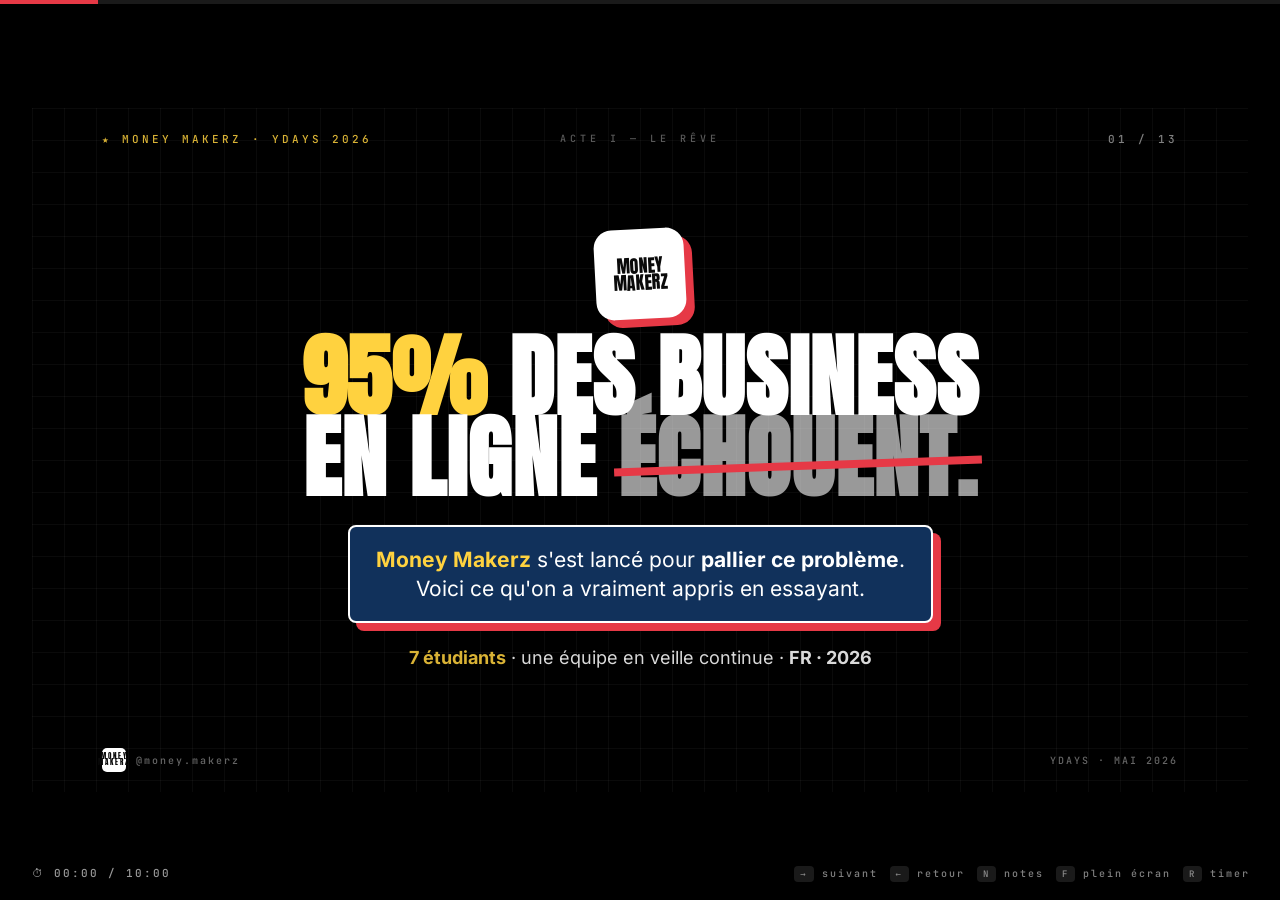
<file: pitch.html>
<!DOCTYPE html>
<html lang="fr">
<head>
<meta charset="UTF-8">
<meta name="viewport" content="width=device-width, initial-scale=1.0">
<title>Money Makerz — Pitch YDays · 10 min</title>
<link rel="preload" href="assets/fonts/v27__1Ptgg87LROyAm3K9-C8QSw.woff2" as="font" type="font/woff2" crossorigin>
<link rel="stylesheet" href="assets/fonts.css">
<style>
:root{
  --navy-900:#0B2444;
  --navy-800:#11315B;
  --navy-700:#173E72;
  --paper:#F4EFE2;
  --ink:#0A0A0A;
  --white:#FFFFFF;
  --red:#E63946;
  --yellow:#FFD23F;
  --green:#3BB273;
  --font-display:'Anton',Impact,sans-serif;
  --font-body:'Inter',Arial,sans-serif;
  --font-hand:'Permanent Marker',cursive;
  --font-mono:'JetBrains Mono',monospace;
}
*{box-sizing:border-box;margin:0;padding:0}
html,body{background:#000;color:var(--white);font-family:var(--font-body);overflow:hidden;height:100vh}

/* DECK / SLIDE */
.deck{position:fixed;inset:0;display:flex;align-items:center;justify-content:center}
.slide{
  position:absolute;
  width:min(95vw, calc(95vh * 16/9));
  aspect-ratio:16/9;
  background:var(--navy-900);
  color:var(--white);
  background-image:
    linear-gradient(rgba(255,255,255,.05) 1px,transparent 1px),
    linear-gradient(90deg,rgba(255,255,255,.05) 1px,transparent 1px);
  background-size:32px 32px;
  padding:54px 70px;
  overflow:hidden;
  display:none;
  flex-direction:column;
}
.slide.active{display:flex;animation:fadeIn .4s ease}
@keyframes fadeIn{from{opacity:0;transform:translateY(10px)}to{opacity:1;transform:none}}

.slide.paper{background:var(--paper);color:var(--ink);
  background-image:
    linear-gradient(rgba(11,36,68,.06) 1px,transparent 1px),
    linear-gradient(90deg,rgba(11,36,68,.06) 1px,transparent 1px);
  background-size:32px 32px;
}
.slide.red{background:var(--red);background-image:none;color:var(--white)}
.slide.black{background:#000;background-image:
    linear-gradient(rgba(255,255,255,.04) 1px,transparent 1px),
    linear-gradient(90deg,rgba(255,255,255,.04) 1px,transparent 1px);
  background-size:32px 32px;
}

.slide-tag{
  position:absolute;top:24px;left:70px;
  font-family:var(--font-mono);font-size:11px;letter-spacing:3px;
  color:var(--yellow);opacity:.85;
}
.paper .slide-tag{color:var(--red)}
.slide-num{
  position:absolute;top:24px;right:70px;
  font-family:var(--font-mono);font-size:11px;letter-spacing:3px;
  color:rgba(255,255,255,.5);
}
.paper .slide-num{color:rgba(11,36,68,.5)}
.act-tag{
  position:absolute;top:24px;left:50%;transform:translateX(-50%);
  font-family:var(--font-mono);font-size:10px;letter-spacing:4px;
  color:rgba(255,255,255,.35);text-transform:uppercase;
}
.paper .act-tag{color:rgba(11,36,68,.4)}

.slide-foot{
  position:absolute;bottom:20px;left:70px;right:70px;
  display:flex;justify-content:space-between;align-items:center;
  font-family:var(--font-mono);font-size:10px;letter-spacing:2px;
  color:rgba(255,255,255,.4);
}
.paper .slide-foot{color:rgba(11,36,68,.45)}
.slide-foot .brand{display:flex;align-items:center;gap:10px}
.foot-mark{
  width:24px;height:24px;border-radius:5px;background:var(--white);color:var(--ink);
  display:flex;align-items:center;justify-content:center;
  font-family:var(--font-display);font-size:6.5px;line-height:.9;text-align:center;
}
.paper .foot-mark{background:var(--navy-900);color:var(--white)}

h1{font-family:var(--font-display);font-size:108px;line-height:.92;letter-spacing:1px;text-transform:uppercase}
h2{font-family:var(--font-display);font-size:64px;line-height:.95;letter-spacing:.5px;text-transform:uppercase;margin-bottom:20px}
h3{font-family:var(--font-display);font-size:36px;line-height:1;letter-spacing:.5px;text-transform:uppercase;margin-bottom:16px}
h4{font-family:var(--font-display);font-size:18px;letter-spacing:2px;text-transform:uppercase;color:var(--yellow);margin-bottom:8px}
p{font-size:21px;line-height:1.45}
.paper h1, .paper h2, .paper h3{color:var(--navy-900)}
.paper h4{color:var(--red)}

.yellow{color:var(--yellow)}
.red-txt{color:var(--red)}
.hand{font-family:var(--font-hand);transform:rotate(-1.5deg);display:inline-block;font-size:28px;color:var(--yellow)}
.paper .hand{color:var(--red)}
.struck{position:relative;display:inline-block;color:rgba(255,255,255,.6)}
.struck::after{content:"";position:absolute;left:-4px;right:-4px;top:55%;height:8px;background:var(--red);transform:rotate(-2deg)}

.pill{
  display:inline-block;background:var(--navy-700);color:var(--white);
  padding:6px 13px;border-radius:30px;font-family:var(--font-mono);font-size:12px;
  letter-spacing:1.5px;margin:3px 4px 3px 0;
  border:1px solid rgba(255,255,255,.2);
}
.pill.red{background:var(--red);border-color:var(--red)}
.pill.yellow{background:var(--yellow);color:var(--ink);border-color:var(--yellow)}
.pill.green{background:var(--green);border-color:var(--green)}
.pill.outline{background:transparent;color:var(--white);border:1px solid var(--white)}
.paper .pill.outline{color:var(--navy-900);border-color:var(--navy-900)}

.callout{
  background:var(--navy-800);border:2px solid var(--white);
  padding:22px 26px;border-radius:8px;
  box-shadow:8px 8px 0 var(--red);
}
.callout.yellow-shadow{box-shadow:8px 8px 0 var(--yellow)}
.callout p{font-size:19px}
.paper .callout{background:var(--white);border-color:var(--ink);color:var(--ink);box-shadow:8px 8px 0 var(--navy-900)}

.kpi-row{display:grid;grid-template-columns:repeat(4,1fr);gap:14px;margin:14px 0}
.kpi{
  background:var(--white);color:var(--ink);
  border:2px solid var(--ink);border-radius:6px;
  padding:16px 12px;text-align:center;
  box-shadow:4px 4px 0 var(--ink);
}
.kpi .num{font-family:var(--font-display);font-size:48px;color:var(--red);line-height:1}
.kpi .num.green{color:var(--green)}
.kpi .num.neg{color:var(--ink)}
.kpi .lbl{font-family:var(--font-mono);font-size:9px;letter-spacing:1.5px;color:var(--navy-900);margin-top:6px;line-height:1.3}

table.grid{
  width:100%;border-collapse:collapse;font-size:17px;
  background:var(--white);color:var(--ink);
  border:2px solid var(--ink);box-shadow:6px 6px 0 rgba(0,0,0,.45);
}
table.grid th{
  background:var(--navy-900);color:var(--white);
  padding:11px 16px;text-align:left;
  font-family:var(--font-display);font-size:16px;letter-spacing:1px;
}
table.grid td{padding:10px 16px;border-top:1px solid #ddd;font-size:16px;vertical-align:top}
table.grid tr:nth-child(even) td{background:rgba(11,36,68,.04)}
table.grid td.pos{color:var(--green);font-weight:800}
table.grid td.neg{color:var(--red);font-weight:800}
table.grid td b{color:var(--navy-900)}

.progress{
  position:fixed;top:0;left:0;right:0;height:4px;
  background:rgba(255,255,255,.1);z-index:50;
}
.progress-bar{height:100%;background:var(--red);transition:width .3s}

.hud{
  position:fixed;bottom:14px;right:18px;z-index:50;
  font-family:var(--font-mono);font-size:10px;letter-spacing:2px;
  color:rgba(255,255,255,.5);
  display:flex;gap:12px;align-items:center;
  background:rgba(0,0,0,.4);padding:6px 12px;border-radius:30px;
  backdrop-filter:blur(8px);
}
.hud kbd{
  background:rgba(255,255,255,.1);padding:2px 6px;border-radius:4px;
  font-family:var(--font-mono);font-size:9px;
}
.timer{
  position:fixed;bottom:14px;left:18px;z-index:50;
  font-family:var(--font-mono);font-size:11px;letter-spacing:2px;
  color:rgba(255,255,255,.6);
  background:rgba(0,0,0,.4);padding:6px 14px;border-radius:30px;
  backdrop-filter:blur(8px);
}
.timer.over{color:var(--red)}

.notes-panel{
  position:fixed;right:0;top:0;bottom:0;width:400px;
  background:rgba(0,0,0,.95);color:var(--white);
  padding:50px 24px 24px;overflow-y:auto;z-index:60;
  transform:translateX(100%);transition:transform .3s;
  border-left:2px solid var(--yellow);
}
.notes-panel.open{transform:translateX(0)}
.notes-panel h5{font-family:var(--font-display);color:var(--yellow);font-size:16px;letter-spacing:2px;margin-bottom:10px}
.notes-panel .duration{font-family:var(--font-mono);font-size:10px;color:var(--red);letter-spacing:2px;margin-bottom:14px}
.notes-panel .script{background:rgba(255,255,255,.05);padding:14px;border-radius:6px;border-left:3px solid var(--yellow);font-size:13px;line-height:1.6}
.notes-panel .script p{font-size:13px;margin-bottom:10px;line-height:1.55}
.notes-panel .script em{color:var(--yellow);font-style:normal;background:rgba(255,210,63,.15);padding:1px 4px;border-radius:3px}

.center{flex:1;display:flex;flex-direction:column;justify-content:center}
.two-col{display:grid;grid-template-columns:1fr 1fr;gap:30px;align-items:center;flex:1}

.cover-mark{
  width:90px;height:90px;border-radius:18px;background:var(--white);color:var(--ink);
  display:flex;align-items:center;justify-content:center;text-align:center;
  font-family:var(--font-display);font-size:18px;line-height:.95;
  box-shadow:8px 8px 0 var(--red);transform:rotate(-3deg);
  margin-bottom:30px;
}

.phone-sm{
  width:180px;height:360px;background:#000;border-radius:24px;padding:6px;
  box-shadow:0 20px 50px rgba(0,0,0,.6), inset 0 0 0 2px #333;
  position:relative;
}
.phone-sm::before{content:"";position:absolute;top:12px;left:50%;transform:translateX(-50%);
  width:60px;height:16px;background:#000;border-radius:10px;z-index:2;}
.phone-sm-screen{
  width:100%;height:100%;background:linear-gradient(160deg,#1A3552,#0B2444);
  border-radius:20px;padding:30px 10px 10px;font-size:8px;
  display:flex;flex-direction:column;gap:5px;
}
.phone-sm-row{display:flex;justify-content:space-between;align-items:center;gap:8px}
.phone-sm-avatar{width:32px;height:32px;background:var(--white);color:#000;border-radius:50%;
  display:flex;align-items:center;justify-content:center;font-family:var(--font-display);font-size:5px;line-height:.85;text-align:center;
  border:2px solid var(--red);flex-shrink:0}
.phone-sm-stats{display:flex;gap:4px;font-size:6px;text-align:center}
.phone-sm-stats b{display:block;font-size:8px}

.ebook-mini{
  width:140px;height:200px;background:var(--navy-800);border:2px solid var(--white);
  padding:12px;color:var(--white);
  box-shadow:8px 8px 0 var(--red);transform:rotate(-3deg);
  display:flex;flex-direction:column;
}
.ebook-mini .e-eyebrow{font-family:var(--font-mono);font-size:6px;letter-spacing:2px;color:var(--yellow);margin-bottom:6px}
.ebook-mini h6{font-family:var(--font-display);font-size:20px;line-height:.9;text-transform:uppercase;letter-spacing:.5px;margin-bottom:6px}
.ebook-mini .e-sub{font-size:7px;opacity:.8;margin-top:auto;line-height:1.3}

.pillars-d{display:grid;grid-template-columns:1fr auto 1fr;gap:18px;align-items:stretch}
.pillar-d{
  background:var(--navy-800);border:2px solid var(--white);
  padding:22px 20px;border-radius:8px;box-shadow:6px 6px 0 var(--red);
}
.pillar-d h5{font-family:var(--font-display);font-size:18px;color:var(--yellow);margin-bottom:10px;letter-spacing:1.5px}
.pillar-d ul{list-style:none;margin:0}
.pillar-d li{padding:5px 0 5px 18px;position:relative;font-size:15px}
.pillar-d li::before{content:"▸";position:absolute;left:0;color:var(--red);font-weight:900}
.pillar-link-d{align-self:center;font-size:40px;color:var(--yellow)}

.tag-banner{
  display:inline-block;background:var(--yellow);color:var(--ink);
  padding:8px 16px;font-family:var(--font-display);font-size:14px;letter-spacing:2px;
  transform:rotate(-2deg);box-shadow:3px 3px 0 var(--ink);margin-bottom:20px;
}

.spotlight{
  background:linear-gradient(135deg,var(--red), #8B1E2A);
  padding:34px 44px;border-radius:8px;
  box-shadow:10px 10px 0 var(--ink);
  border:3px solid var(--white);
}
.spotlight h2{color:var(--white);margin-bottom:16px;font-size:54px}
.spotlight p{font-size:22px;line-height:1.4;color:var(--white)}

ul.check{list-style:none;margin:6px 0}
ul.check li{padding:5px 0 5px 28px;position:relative;font-size:16px;line-height:1.4}
ul.check li::before{
  content:"✓";position:absolute;left:0;top:5px;
  width:18px;height:18px;background:var(--green);color:var(--white);
  border-radius:50%;display:flex;align-items:center;justify-content:center;
  font-size:10px;font-weight:900;
}
ul.cross{list-style:none;margin:6px 0}
ul.cross li{padding:5px 0 5px 28px;position:relative;font-size:16px;line-height:1.4}
ul.cross li::before{
  content:"✕";position:absolute;left:0;top:5px;
  width:18px;height:18px;background:var(--ink);color:var(--white);
  border-radius:50%;display:flex;align-items:center;justify-content:center;
  font-size:10px;font-weight:900;
}

/* Group avatars (pill style with full names) */
.group-row{display:flex;gap:6px;justify-content:center;margin:12px 0;flex-wrap:wrap}
.avatar{
  display:inline-flex;align-items:center;justify-content:center;
  padding:7px 14px;border-radius:30px;
  background:var(--white);color:var(--navy-900);
  font-family:var(--font-display);font-size:14px;font-weight:700;letter-spacing:1.5px;
  border:2px solid var(--ink);box-shadow:2px 2px 0 var(--ink);
  text-transform:uppercase;
}
.avatar.muted{background:rgba(255,255,255,.15);color:rgba(255,255,255,.65);border-color:rgba(255,255,255,.3);box-shadow:2px 2px 0 rgba(255,255,255,.2)}
.avatar.agence{background:var(--yellow);color:var(--ink);border-color:var(--ink);box-shadow:2px 2px 0 var(--red)}
.avatar.appli{background:var(--green);color:var(--white);border-color:var(--ink);box-shadow:2px 2px 0 var(--red)}

/* 100-dots KPI grid */
.dot-grid{
  display:grid;grid-template-columns:repeat(10,1fr);gap:4px;
  padding:14px;background:var(--navy-800);border:2px solid var(--white);
  border-radius:8px;box-shadow:5px 5px 0 var(--red);
  max-width:280px;
}
.dot{
  aspect-ratio:1;border-radius:50%;background:rgba(255,255,255,.18);
}
.dot.success{background:var(--yellow);box-shadow:0 0 8px rgba(255,210,63,.6)}

/* Hub-and-spoke for AI Need */
.hub-layout{
  position:relative;display:grid;
  grid-template-columns:1fr 1fr 1fr;
  gap:10px;margin-top:6px;
}
.hub-center{
  grid-column:2;grid-row:2;
  background:var(--yellow);color:var(--ink);
  border:3px solid var(--ink);border-radius:50%;
  width:170px;height:170px;
  display:flex;align-items:center;justify-content:center;
  flex-direction:column;text-align:center;
  font-family:var(--font-display);
  padding:10px;margin:0 auto;
  box-shadow:5px 5px 0 var(--red);
  position:relative;z-index:2;
}
.hub-center .small{font-family:var(--font-mono);font-size:8px;letter-spacing:2px;color:var(--red);margin-bottom:2px}
.hub-center .big{font-size:18px;line-height:.95;letter-spacing:1px}
.hub-center .free{font-size:11px;color:var(--red);margin-top:4px;font-family:var(--font-display);letter-spacing:1.5px}
.hub-spoke{
  background:var(--navy-700);color:var(--white);
  border:2px solid var(--white);border-radius:8px;
  padding:8px 12px;text-align:center;
  box-shadow:3px 3px 0 var(--red);
  display:flex;flex-direction:column;justify-content:center;
  min-height:62px;
}
.hub-spoke .icon{font-size:15px;margin-bottom:2px}
.hub-spoke h6{font-family:var(--font-display);font-size:13px;letter-spacing:1px;margin-bottom:1px}
.hub-spoke .desc{font-size:9px;opacity:.85;line-height:1.3}

/* Payment models */
.pay-row{display:grid;grid-template-columns:1fr 1fr;gap:12px;margin-top:10px}
.pay-card{
  border:2px solid var(--white);border-radius:8px;
  padding:10px 14px;background:var(--navy-800);
  box-shadow:4px 4px 0 var(--red);
  display:flex;align-items:center;gap:10px;
  position:relative;
}
.pay-card.green{background:var(--navy-800);box-shadow:4px 4px 0 var(--green);border-color:var(--green)}
.pay-card .pay-icon{
  width:36px;height:36px;border-radius:50%;background:var(--yellow);color:var(--ink);
  display:flex;align-items:center;justify-content:center;font-size:18px;flex-shrink:0;
}
.pay-card.green .pay-icon{background:var(--green);color:var(--white)}
.pay-card h6{font-family:var(--font-display);font-size:13px;letter-spacing:1px;margin-bottom:1px}
.pay-card p{font-size:11px;opacity:.85;line-height:1.3}
.pay-card .badge-innov{
  position:absolute;top:-10px;right:10px;
  background:var(--red);color:var(--white);padding:4px 12px;
  font-family:var(--font-display);font-size:11px;letter-spacing:2px;border-radius:20px;
  box-shadow:2px 2px 0 var(--ink);transform:rotate(2deg);
}

/* Scene caption boxes */
.scene{
  background:rgba(0,0,0,.4);border-left:4px solid var(--yellow);
  padding:14px 18px;margin:8px 0;
  font-family:var(--font-mono);font-size:14px;line-height:1.5;
  color:rgba(255,255,255,.92);
}
.paper .scene{background:rgba(11,36,68,.05);color:var(--navy-900)}

/* 2-col skills */
.skills-2col{display:grid;grid-template-columns:1fr 1fr;gap:18px;margin-top:12px}
.skills-col{
  background:var(--navy-800);border:2px solid var(--white);
  padding:18px 20px;border-radius:8px;box-shadow:6px 6px 0 var(--red);
}
.skills-col.human{box-shadow:6px 6px 0 var(--yellow);background:var(--navy-700)}
.skills-col h5{font-family:var(--font-display);font-size:18px;letter-spacing:1.5px;margin-bottom:10px}
.skills-col.human h5{color:var(--yellow)}
.skills-col.tech h5{color:#9FBFE8}
.skills-col ul{list-style:none;margin:0}
.skills-col li{padding:4px 0 4px 18px;position:relative;font-size:14.5px;line-height:1.4}
.skills-col li::before{content:"▸";position:absolute;left:0;color:var(--red);font-weight:900}
.skills-col.human li::before{content:"♡";color:var(--yellow)}

@media print{
  @page{size:A4 landscape;margin:0}
  html,body{background:#fff;overflow:visible;height:auto;-webkit-print-color-adjust:exact;print-color-adjust:exact}
  *{-webkit-print-color-adjust:exact !important;print-color-adjust:exact !important}
  .deck{position:static;display:block}
  .slide{display:flex !important;position:relative;width:100%;height:100vh;page-break-after:always;animation:none !important;opacity:1 !important;transform:none !important}
  .progress,.hud,.timer,.notes-panel{display:none !important}
}
</style>
</head>
<body>

<div class="progress"><div class="progress-bar" id="progressBar"></div></div>

<div class="deck">

<!-- =================== SLIDE 1 — HOOK + 95% =================== -->
<section class="slide active black" data-duration="0:25" data-script="
[Pause 1 seconde, regard au jury. Voix posée.]

95% des business en ligne échouent.

Money Makerz, c'est l'histoire de 7 étudiants qui ont essayé d'être les 5% restants.

On va vous raconter, en 10 minutes, pourquoi on s'est plantés — et ce que cet échec nous a vraiment donné.
">
  <span class="act-tag">ACTE I — LE RÊVE</span>
  <span class="slide-tag">★ MONEY MAKERZ · YDAYS 2026</span>
  <span class="slide-num">01 / 13</span>
  <div class="center" style="align-items:center;text-align:center;justify-content:center">
    <div class="cover-mark" style="margin-bottom:18px">MONEY<br>MAKERZ</div>
    <h1 style="font-size:90px;line-height:.9"><span class="yellow">95%</span> des business<br>en ligne <span class="struck">échouent.</span></h1>
    <div class="callout" style="margin-top:26px;background:var(--navy-800);max-width:880px;padding:18px 26px">
      <p style="font-size:21px;color:#fff;line-height:1.4">
        <b style="color:var(--yellow)">Money Makerz</b> s'est lancé pour <b>pallier ce problème</b>.<br>
        Voici ce qu'on a vraiment appris en essayant.
      </p>
    </div>
    <p style="margin-top:22px;font-size:18px;opacity:.85;max-width:780px"><b style="color:var(--yellow)">7 étudiants</b> · une équipe en veille continue · <b>FR · 2026</b></p>
  </div>
  <div class="slide-foot">
    <span class="brand"><span class="foot-mark">MONEY<br>MAKERZ</span> @money.makerz</span>
    <span>YDAYS · MAI 2026</span>
  </div>
</section>

<!-- =================== SLIDE 2 — L'IDÉE D'ORIGINE =================== -->
<section class="slide" data-duration="0:45" data-script="
[Voix qui pose le décor. On laisse les slides porter le détail.]

Au départ, c'était une frustration partagée : sur Instagram, tout le monde parle business, personne ne prouve rien.

On a voulu créer le compte qu'on aurait voulu suivre nous-mêmes. Un média qui partage, un labo qui teste. *Preuve avant promesse.*
">
  <span class="act-tag">ACTE I — LE RÊVE</span>
  <span class="slide-tag">★ L'IDÉE DE DÉPART</span>
  <span class="slide-num">02 / 13</span>
  <div class="center">
    <h2>Une idée<br>tenue en <span class="yellow">une phrase.</span></h2>
    <p style="font-size:26px;max-width:1000px;margin:8px 0 24px"><b style="color:var(--yellow)">"Construire le compte qu'on aurait voulu suivre nous-mêmes."</b></p>
    <div class="pillars-d">
      <div class="pillar-d">
        <h5>PILIER 01 — MÉDIA</h5>
        <ul>
          <li>1 idée business / jour</li>
          <li>Reels courts, audience 18-30</li>
          <li><b>Acquisition</b></li>
        </ul>
      </div>
      <div class="pillar-link-d">⇄</div>
      <div class="pillar-d" style="box-shadow:6px 6px 0 var(--yellow)">
        <h5>PILIER 02 — LABO</h5>
        <ul>
          <li>Tests réels d'idées</li>
          <li>Chiffres documentés, ratés inclus</li>
          <li><b>Monétisation</b></li>
        </ul>
      </div>
    </div>
    <p style="margin-top:18px;font-family:var(--font-display);font-size:22px;letter-spacing:2px;text-align:center">PROMESSE : <span class="yellow">DE L'IDÉE — AUX REVENUS.</span></p>
  </div>
  <div class="slide-foot">
    <span class="brand"><span class="foot-mark">MONEY<br>MAKERZ</span> Origine</span>
    <span>0:45</span>
  </div>
</section>

<!-- =================== SLIDE 3 — POURQUOI BONNE IDÉE =================== -->
<section class="slide paper" data-duration="0:45" data-script="
[Voix factuelle. Pointer les 3 cartes mais ne pas les lire.]

Sur le papier, on était convaincus.

Marché énorme, angle différenciant, modèle qui s'auto-finance. C'était solide.

*Trop solide. Parce qu'on n'avait pas vu venir la suite.*
">
  <span class="act-tag" style="color:rgba(11,36,68,.45)">ACTE I — LE RÊVE</span>
  <span class="slide-tag">★ POURQUOI ÇA TENAIT LA ROUTE</span>
  <span class="slide-num">03 / 13</span>
  <div class="center">
    <h2>Sur le papier,<br>c'était <span class="red-txt">solide.</span></h2>
    <div style="display:grid;grid-template-columns:repeat(3,1fr);gap:18px;margin-top:14px">
      <div class="callout"><h4>① UN MARCHÉ ÉNORME</h4><p style="font-size:17px;line-height:1.45;color:var(--ink)">Des dizaines de millions de jeunes cherchent une voie alternative au salariat classique.</p></div>
      <div class="callout"><h4>② L'ANGLE DE LA PREUVE</h4><p style="font-size:17px;line-height:1.45;color:var(--ink)">Tester au lieu de promettre. Notre force vs influenceurs : on a les <b>vrais chiffres</b>.</p></div>
      <div class="callout"><h4>③ DOUBLE MONÉTISATION</h4><p style="font-size:17px;line-height:1.45;color:var(--ink)">Audience monétisée (ebooks) + idées testées qui génèrent du cash. Le projet s'auto-finance.</p></div>
    </div>
    <p style="margin-top:24px;text-align:center;font-size:20px"><span class="hand">→ on s'est lancés à 7, convaincus.</span></p>
  </div>
  <div class="slide-foot">
    <span class="brand"><span class="foot-mark">MONEY<br>MAKERZ</span> Hypothèse</span>
    <span>0:45</span>
  </div>
</section>

<!-- =================== SLIDE 4 — ÉQUIPE EN VEILLE + IA + PROOF =================== -->
<section class="slide" data-duration="0:50" data-script="
[Pointer la liste à gauche, puis le screen Insta à droite. Bref.]

Concrètement : 7 personnes, veille permanente sur le digital.

Les tendances sont courtes mais puissantes — on les capte vite, on les liste dans l'ebook, on en teste certaines.

L'IA s'est intégrée d'elle-même dans nos workflows. C'est devenu logique.
">
  <span class="act-tag">ACTE I — LE RÊVE</span>
  <span class="slide-tag">★ L'ÉQUIPE & LA MÉCANIQUE</span>
  <span class="slide-num">04 / 13</span>
  <div class="center">
    <h2>7 personnes,<br>une <span class="yellow">veille continue.</span></h2>
    <div style="display:grid;grid-template-columns:1.1fr 1fr;gap:34px;margin-top:14px;align-items:center">
      <div>
        <h4 style="color:var(--yellow);margin-bottom:8px">★ NOTRE MÉTHODE EN 4 TEMPS</h4>
        <ul class="check" style="font-size:16px">
          <li><b>Veille quotidienne</b> sur les tendances business digital (TikTok, Reddit, X, Indie Hackers)</li>
          <li>Les tendances ont une <b>durée de vie courte</b> mais un <b>impact fort</b> — il faut capter vite</li>
          <li>Listing exhaustif dans notre <b>ebook 80 pages</b> (15 idées détaillées + 30 prompts)</li>
          <li>Certaines tendances sont <b>testées et éprouvées par l'équipe</b></li>
        </ul>
        <div class="callout yellow-shadow" style="margin-top:14px;padding:14px 18px">
          <h4 style="color:var(--yellow);font-size:14px;margin-bottom:5px">★ L'IA, OUTIL LOGIQUE</h4>
          <p style="font-size:15px;color:#fff;line-height:1.4">L'IA s'est intégrée naturellement : veille accélérée, structuration de contenu. <b style="color:var(--yellow)">Exemple :</b> les 30 prompts de l'ebook générés et triés en 2h au lieu de 2 semaines.</p>
        </div>
        <div style="margin-top:14px">
          <div class="group-row" style="justify-content:flex-start;gap:5px;margin:0">
            <div class="avatar">Loic</div><div class="avatar">Louis</div><div class="avatar">Fannie</div><div class="avatar">JB</div><div class="avatar">Mahou</div><div class="avatar">Enzo</div><div class="avatar">Nathan</div>
          </div>
        </div>
      </div>
      <div style="text-align:center">
        <img src="assets/insta-mockup.png" alt="Compte Instagram @money.makerz — 8 236 followers" style="max-width:280px;border-radius:12px;box-shadow:8px 8px 0 var(--red), 0 20px 50px rgba(0,0,0,.5)">
        <p style="margin-top:14px;font-family:var(--font-mono);font-size:11px;letter-spacing:2px;opacity:.85;color:var(--yellow)">★ COMPTE @MONEY.MAKERZ ★</p>
        <p style="font-size:14px;opacity:.85;margin-top:4px"><b>91 reels publiés</b> · cadence quasi-quotidienne</p>
      </div>
    </div>
    <p style="margin-top:20px;text-align:center;font-size:20px"><span class="hand">→ et puis on a touché du doigt la vraie réalité.</span></p>
  </div>
  <div class="slide-foot">
    <span class="brand"><span class="foot-mark">MONEY<br>MAKERZ</span> Équipe &amp; méthode</span>
    <span>0:50 · Transition Acte II</span>
  </div>
</section>

<!-- =================== SLIDE 5 — LA MONTÉE (chiffres honnêtes) =================== -->
<section class="slide" data-duration="0:45" data-script="
[Énergie qui remonte mais reste humble. Voix qui sourit légèrement — on raconte un effort, pas un triomphe.]

Cinq mois de travail intense. Le compte montait — pas par viralité, à la main. Un par un.

À droite, un vrai reel qu'on a publié. Un des 91. *Preuve par l'image.*

À 1 000 vues, le WhatsApp s'enflammait. C'était modeste. Mais c'était à nous.

On tenait quelque chose. *Mais pas pour les bonnes raisons.*
">
  <span class="act-tag">ACTE II — LA RÉALITÉ</span>
  <span class="slide-tag">★ LA MONTÉE</span>
  <span class="slide-num">05 / 13</span>
  <div class="center">
    <h2>5 mois,<br><span class="yellow">on a poussé fort.</span></h2>
    <div style="display:grid;grid-template-columns:1.5fr auto;gap:30px;margin-top:8px;align-items:center">
      <div>
        <div class="kpi-row" style="grid-template-columns:repeat(2,1fr)">
          <div class="kpi"><div class="num green">8 236</div><div class="lbl">ABONNÉS GAGNÉS<br>(82% DE L'OBJ. 10K)</div></div>
          <div class="kpi"><div class="num green">91</div><div class="lbl">REELS PUBLIÉS<br>(91% DE L'OBJ. 100)</div></div>
          <div class="kpi"><div class="num green">5 mois</div><div class="lbl">CADENCE<br>QUASI-QUOTIDIENNE</div></div>
          <div class="kpi"><div class="num green">100%</div><div class="lbl">IDENTITÉ DE MARQUE<br>LIVRÉE</div></div>
        </div>
        <div class="callout" style="margin-top:14px;background:var(--navy-800);padding:12px 18px">
          <p style="font-size:15px;color:#fff"><b style="color:var(--yellow)">★ Le revers honnête :</b> moins de <b>50 000 vues cumulées</b>. Pas de viralité. On gagnait des followers <em>à la main</em>, un par un.</p>
        </div>
        <div class="scene" style="margin-top:8px">
          <b style="color:var(--yellow)">★ Côté équipe :</b> WhatsApp en feu dès qu'un reel passait les <b>1 000 vues</b>. <b style="color:var(--yellow)">Le compte montait — pas vite, mais ensemble.</b>
        </div>
      </div>
      <div style="text-align:center">
        <div style="position:relative;display:inline-block">
          <video src="assets/reel-money-makerz.mp4" poster="assets/reel-poster.jpg" autoplay muted loop playsinline preload="metadata"
                 style="width:200px;height:355px;border-radius:24px;border:6px solid #000;box-shadow:0 20px 50px rgba(0,0,0,.6), 8px 8px 0 var(--red);object-fit:cover;background:#000"></video>
          <div style="position:absolute;top:14px;left:50%;transform:translateX(-50%);width:60px;height:16px;background:#000;border-radius:10px"></div>
        </div>
        <p style="margin-top:12px;font-family:var(--font-mono);font-size:10px;letter-spacing:2px;color:var(--yellow)">★ REEL RÉEL · POSTÉ ★</p>
        <p style="font-size:13px;opacity:.85;max-width:200px;margin-top:4px;line-height:1.3">1 des 91 reels publiés — preuve du travail produit</p>
      </div>
    </div>
    <p style="margin-top:14px;text-align:center;font-size:17px"><span class="hand">on tenait quelque chose. mais pas pour les raisons qu'on croyait.</span></p>
  </div>
  <div class="slide-foot">
    <span class="brand"><span class="foot-mark">MONEY<br>MAKERZ</span> Croissance</span>
    <span>0:45</span>
  </div>
</section>

<!-- =================== SLIDE 6 — LE BAN (JE) =================== -->
<section class="slide red" data-duration="1:00" data-script="
[Une seule voix, en 'je'. Calme, lent. Pauses obligatoires.]

Un mardi matin. J'ouvre l'app.

Le compte n'existe plus.

*[pause]*

Pas suspendu. Supprimé. Huit mille abonnés évaporés. Cinq mois disparus.

En deux heures, le WhatsApp explose. Certains veulent comprendre, d'autres veulent tout arrêter. Un autre encore reste silencieux.

Le soir, on se met en visio. Tous les sept. On ne parle pas technique. On dit juste *comment on le vit*.

À la fin, personne n'avait quitté.

*[pause — regard franc au jury]*

C'est cette soirée-là qu'on a appris ce qu'aucun cours ne nous apprendra : *tenir ensemble.*
">
  <span class="act-tag" style="color:rgba(255,255,255,.5)">ACTE II — LA RÉALITÉ</span>
  <span class="slide-tag" style="color:#fff;opacity:.9">★ LE MUR</span>
  <span class="slide-num" style="color:rgba(255,255,255,.7)">06 / 13</span>
  <div class="center">
    <h2 style="color:#fff;font-size:64px">On a perdu<br><span style="color:var(--yellow)">8 236 abonnés</span><br>en une nuit.</h2>
    <div style="display:grid;grid-template-columns:1fr 1fr;gap:22px;margin-top:16px">
      <div>
        <div class="scene" style="background:rgba(0,0,0,.45);border-left-color:var(--yellow)">
          <b style="color:var(--yellow)">06:42 · Un mardi matin</b><br>
          <span style="color:#fff">J'ouvre l'app. Le compte n'existe plus. <b style="color:var(--yellow)">Pas suspendu. Supprimé.</b></span>
        </div>
        <div class="scene" style="background:rgba(0,0,0,.45);border-left-color:var(--yellow);margin-top:10px">
          <b style="color:var(--yellow)">+ 2h · WhatsApp en feu</b><br>
          <span style="color:#fff">Certains veulent comprendre. D'autres veulent arrêter. Un autre reste silencieux.</span>
        </div>
        <div class="scene" style="background:rgba(0,0,0,.45);border-left-color:var(--yellow);margin-top:10px">
          <b style="color:var(--yellow)">21:00 · Visio à 7</b><br>
          <span style="color:#fff">On parle pas technique. On dit <b style="color:var(--yellow)">comment on le vit</b>. À la fin, personne n'a quitté.</span>
        </div>
      </div>
      <div style="display:flex;flex-direction:column;justify-content:center">
        <h4 style="color:var(--yellow)">★ CE QU'ON A APPRIS CE SOIR-LÀ</h4>
        <p style="color:#fff;font-size:21px;line-height:1.4;margin-top:8px">
          Tenir <b style="color:var(--yellow)">ensemble</b><br>
          quand tout s'écroule.<br><br>
          <span style="font-size:16px;opacity:.9">Pas la leçon qu'on cherchait.<br>La plus précieuse qu'on a eue.</span>
        </p>
      </div>
    </div>
  </div>
  <div class="slide-foot" style="color:rgba(255,255,255,.7)">
    <span class="brand"><span class="foot-mark" style="background:#fff;color:#000">MONEY<br>MAKERZ</span> Le mur</span>
    <span>1:00 · racontée en "je"</span>
  </div>
</section>

<!-- =================== SLIDE 7 — TIKTOK IA =================== -->
<section class="slide" data-duration="1:00" data-script="
[Retour au "on" collectif. Décision posée, pas excuse.]

Plan B : du contenu IA sur TikTok. Trois semaines de posts.

Un soir, on regarde ce qu'on produit. C'est calibré. C'est propre. *Et c'est vide.*

On se pose la question, à sept : *est-ce qu'on veut signer ça ?* Non. À l'unanimité.

On a coupé. Pas parce que ça ne marchait pas — *parce que ça ne nous ressemblait plus*.

L'IA accélère. Elle ne remplace pas la voix.
">
  <span class="act-tag">ACTE II — LA RÉALITÉ</span>
  <span class="slide-tag">★ PLAN B — TIKTOK IA</span>
  <span class="slide-num">07 / 13</span>
  <div class="center">
    <h2>On a essayé.<br>Puis on a <span class="red-txt">choisi d'arrêter.</span></h2>
    <div style="display:grid;grid-template-columns:1fr 1fr;gap:28px;margin-top:18px">
      <div>
        <h4>★ CE QU'ON A FAIT</h4>
        <ul class="check" style="margin-top:8px">
          <li>Pivot sur TikTok avec contenu IA</li>
          <li>Voix off ElevenLabs · montages CapCut</li>
          <li>Niches motivation / side hustles</li>
          <li>3 semaines de posts quotidiens</li>
        </ul>
      </div>
      <div>
        <h4 style="color:var(--red)">★ POURQUOI ON A COUPÉ</h4>
        <div class="scene" style="margin-top:8px">
          <span style="color:#fff">"C'était propre. C'était calibré. Et c'était <b style="color:var(--yellow)">vide</b>. On générait du contenu qui aurait pu être fait par n'importe quel autre compte."</span>
        </div>
        <p style="margin-top:10px;font-size:16px;opacity:.9">On s'est posé la question, en groupe : <b>est-ce qu'on veut signer ça ?</b><br>Réponse : non. À l'unanimité.</p>
      </div>
    </div>
    <div class="callout yellow-shadow" style="margin-top:18px;padding:16px 22px">
      <p style="font-size:19px;color:#fff"><b style="color:var(--yellow)">★ La leçon :</b> L'IA, seule, ne crée pas de valeur. <b>Elle accélère. Elle ne remplace pas la voix.</b> Sans humain derrière, l'algorithme finit toujours par s'en apercevoir.</p>
    </div>
  </div>
  <div class="slide-foot">
    <span class="brand"><span class="foot-mark">MONEY<br>MAKERZ</span> Choix éthique</span>
    <span>1:00</span>
  </div>
</section>

<!-- =================== SLIDE 8 — CE QU'ON A VÉCU =================== -->
<section class="slide paper" data-duration="0:45" data-script="
[Voix mesurée. Pointer le tableau, ne pas le lire.]

Trois échecs, trois réactions de groupe.

À chaque fois la même chose : on s'est parlé honnêtement, on a redécoupé les rôles, et on a tenu.

Ce qui compte, ce n'est pas la décision. *C'est qu'elle ait été prise à sept.*
">
  <span class="act-tag" style="color:rgba(11,36,68,.45)">ACTE II — LA RÉALITÉ</span>
  <span class="slide-tag">★ CE QU'ON A APPRIS DANS LA DOULEUR</span>
  <span class="slide-num">08 / 13</span>
  <div class="center">
    <h2>3 événements.<br>3 réactions <span class="red-txt">collectives.</span></h2>
    <table class="grid" style="margin-top:14px">
      <tr><th style="width:200px">L'événement</th><th style="width:320px">Ce qu'on a fait techniquement</th><th>Ce qu'on en a fait, à 7</th></tr>
      <tr>
        <td class="neg">Ban Instagram<br><span style="font-weight:400;color:#000;font-size:14px">–8 236 abos · –91 reels<br>en 1 nuit</span></td>
        <td>Reset complet du compte. Analyse technique de la cause.</td>
        <td><b>On s'est parlé sans se blâmer.</b><br>Personne n'a tenu personne responsable.</td>
      </tr>
      <tr>
        <td class="neg">TikTok IA<br><span style="font-weight:400;color:#000;font-size:14px">0 € · 3 semaines</span></td>
        <td>Arrêt complet de la production IA générique.</td>
        <td><b>On a posé une limite éthique commune.</b><br>Pas vendre ce qu'on ne signerait pas.</td>
      </tr>
      <tr>
        <td class="neg">Dispersion à 7<br><span style="font-weight:400;color:#000;font-size:14px">3 canaux en parallèle</span></td>
        <td>Re-priorisation des canaux. Focus single-channel.</td>
        <td><b>On a redécoupé les rôles</b> selon les <em>vraies</em> envies de chacun, pas selon les compétences supposées.</td>
      </tr>
    </table>
    <p style="margin-top:14px;text-align:center;font-size:19px;color:var(--navy-900)">Ce qui compte, ce n'est pas la décision. C'est qu'<b>elle ait été prise à 7</b>.</p>
  </div>
  <div class="slide-foot">
    <span class="brand"><span class="foot-mark">MONEY<br>MAKERZ</span> Bilan honnête</span>
    <span>0:45</span>
  </div>
</section>

<!-- =================== SLIDE 9 — COMPÉTENCES (HUMAIN + TECH) =================== -->
<section class="slide" data-duration="1:00" data-script="
[Slide-clé. Pointer la colonne de gauche EN PREMIER. Lenteur sur "humain".]

Deux colonnes.

À droite, des compétences techniques. Utiles. Monnayables.

À gauche, une colonne qu'aucun cours ne nous aurait donnée.

*Et c'est cette colonne-là qui rend l'autre vendable.*

Sans elle, on est sept personnes avec des compétences. Avec elle, on est un collectif qui sait travailler ensemble *quand c'est dur*.
">
  <span class="act-tag">ACTE II — LA RÉALITÉ</span>
  <span class="slide-tag">★ CE QU'ON A VRAIMENT APPRIS</span>
  <span class="slide-num">09 / 13</span>
  <div class="center">
    <h2>Deux colonnes,<br><span class="yellow">une seule importe vraiment.</span></h2>
    <div class="skills-2col" style="margin-top:14px">
      <div class="skills-col human">
        <h5>♡ COMPÉTENCES HUMAINES & DE GROUPE</h5>
        <ul>
          <li><b>Se parler honnêtement</b> quand tout casse <span style="opacity:.7;font-size:12px">(la nuit du ban)</span></li>
          <li><b>Poser une limite éthique commune</b> <span style="opacity:.7;font-size:12px">(le choix d'arrêter le contenu IA)</span></li>
          <li><b>Distribuer les rôles</b> selon les vraies envies, pas les CV</li>
          <li><b>Décider à 7</b> quand il faut couper une voie</li>
          <li><b>Garder le lien</b> quand le projet vacille</li>
          <li><b>Transformer un échec</b> en école commune</li>
        </ul>
      </div>
      <div class="skills-col tech">
        <h5>▸ COMPÉTENCES TECHNIQUES</h5>
        <ul>
          <li>Production de contenu vidéo court</li>
          <li>Design système &amp; branding</li>
          <li>Copywriting &amp; ligne édito</li>
          <li>Automatisation no-code (Make, Zapier)</li>
          <li>Prompt engineering — comme <em>outil</em>, pas magie</li>
          <li>Gestion d'audience &amp; analytics</li>
        </ul>
      </div>
    </div>
    <p style="margin-top:14px;text-align:center;font-size:19px"><span class="hand">→ la colonne de gauche rend la colonne de droite vendable.</span></p>
  </div>
  <div class="slide-foot">
    <span class="brand"><span class="foot-mark">MONEY<br>MAKERZ</span> Vraies compétences</span>
    <span>1:00 · slide pivot</span>
  </div>
</section>

<!-- =================== SLIDE 10 — ON S'EST TROMPÉ D'OBJECTIF =================== -->
<section class="slide" data-duration="0:50" data-script="
[Voix calme qui retourne la perception. Marquer une pause après 'on s'est trompé d'objectif'.]

Rappel : 95% des business en ligne échouent.

Et c'est exactement là qu'on s'est trompés. On s'était fixé comme objectif d'éviter cet échec.

La vraie leçon, on l'a comprise trop tard : il ne fallait pas l'éviter. Il fallait l'accepter comme matière première. Apprendre dans les 95% pour mériter d'arriver dans les 5%.

C'est ce qui nous a permis de monter deux nouvelles startups depuis : AI Need, agence web propulsée à l'IA. Et FADY, l'app pour réserver son coiffeur en 2 clics.
">
  <span class="act-tag">ACTE III — LE PIVOT</span>
  <span class="slide-tag">★ ON S'EST TROMPÉ D'OBJECTIF</span>
  <span class="slide-num">10 / 13</span>
  <div class="center">
    <h2>On s'est trompé<br><span class="yellow">d'objectif.</span></h2>

    <div style="display:grid;grid-template-columns:auto 1fr;gap:30px;margin-top:8px;align-items:center">
      <div>
        <h4 style="color:var(--yellow);text-align:center;margin-bottom:6px;font-size:11px">★ RAPPEL · LE BENCHMARK</h4>
        <div class="dot-grid" style="max-width:230px">
          <span class="dot success"></span><span class="dot"></span><span class="dot"></span><span class="dot"></span><span class="dot success"></span><span class="dot"></span><span class="dot"></span><span class="dot"></span><span class="dot"></span><span class="dot"></span>
          <span class="dot"></span><span class="dot"></span><span class="dot success"></span><span class="dot"></span><span class="dot"></span><span class="dot"></span><span class="dot"></span><span class="dot"></span><span class="dot"></span><span class="dot"></span>
          <span class="dot"></span><span class="dot"></span><span class="dot"></span><span class="dot"></span><span class="dot"></span><span class="dot"></span><span class="dot"></span><span class="dot success"></span><span class="dot"></span><span class="dot"></span>
          <span class="dot"></span><span class="dot"></span><span class="dot"></span><span class="dot"></span><span class="dot"></span><span class="dot"></span><span class="dot"></span><span class="dot"></span><span class="dot"></span><span class="dot"></span>
          <span class="dot"></span><span class="dot"></span><span class="dot"></span><span class="dot success"></span><span class="dot"></span><span class="dot"></span><span class="dot"></span><span class="dot"></span><span class="dot"></span><span class="dot"></span>
          <span class="dot"></span><span class="dot"></span><span class="dot"></span><span class="dot"></span><span class="dot"></span><span class="dot"></span><span class="dot"></span><span class="dot"></span><span class="dot"></span><span class="dot"></span>
          <span class="dot"></span><span class="dot"></span><span class="dot"></span><span class="dot"></span><span class="dot"></span><span class="dot"></span><span class="dot"></span><span class="dot"></span><span class="dot"></span><span class="dot"></span>
          <span class="dot"></span><span class="dot"></span><span class="dot"></span><span class="dot"></span><span class="dot"></span><span class="dot"></span><span class="dot"></span><span class="dot"></span><span class="dot"></span><span class="dot"></span>
          <span class="dot"></span><span class="dot"></span><span class="dot"></span><span class="dot"></span><span class="dot"></span><span class="dot"></span><span class="dot"></span><span class="dot"></span><span class="dot"></span><span class="dot"></span>
          <span class="dot"></span><span class="dot"></span><span class="dot"></span><span class="dot"></span><span class="dot"></span><span class="dot"></span><span class="dot"></span><span class="dot"></span><span class="dot"></span><span class="dot"></span>
        </div>
        <p style="text-align:center;margin-top:6px;font-family:var(--font-mono);font-size:10px;letter-spacing:1.5px;color:var(--yellow)">95% ÉCHOUENT · 5% RÉUSSISSENT</p>
      </div>
      <div>
        <div class="callout" style="background:var(--navy-800);padding:16px 22px;margin-bottom:14px">
          <h4 style="color:var(--red);margin-bottom:6px;font-size:14px">★ NOTRE ERREUR DE DÉPART</h4>
          <p style="font-size:16px;color:#fff;line-height:1.4">On voulait <b>éviter</b> le 95% d'échec. Comme si on pouvait sauter cette étape.</p>
        </div>
        <div class="callout yellow-shadow" style="background:var(--navy-800);padding:16px 22px">
          <h4 style="color:var(--yellow);margin-bottom:6px;font-size:14px">★ LA VRAIE LEÇON</h4>
          <p style="font-size:17px;color:#fff;line-height:1.4">Accepter les 95% d'échec <b style="color:var(--yellow)">comme matière première</b>. C'est en passant par eux qu'on construit le 5% qui marche.</p>
        </div>
      </div>
    </div>

    <p style="text-align:center;margin-top:14px;font-size:18px"><span class="hand">→ une fois la leçon comprise, on a su construire ce qu'il fallait :</span></p>

    <div style="display:grid;grid-template-columns:1fr 1fr;gap:14px;margin-top:8px">
      <div class="pay-card" style="padding:12px 16px">
        <div class="pay-icon" style="background:var(--yellow)">🤖</div>
        <div>
          <h6 style="color:#fff">AI NEED</h6>
          <p style="color:#fff;font-size:11px">Agence web propulsée à l'IA<br><b style="color:var(--yellow)">Loic · Louis</b></p>
        </div>
      </div>
      <div class="pay-card green" style="padding:12px 16px">
        <div class="pay-icon" style="background:var(--green)">💈</div>
        <div>
          <h6 style="color:#fff">FADY</h6>
          <p style="color:#fff;font-size:11px">Réserver son coiffeur en 2 clics<br><b style="color:var(--yellow)">Nathan · Enzo</b></p>
        </div>
      </div>
    </div>
  </div>
  <div class="slide-foot">
    <span class="brand"><span class="foot-mark">MONEY<br>MAKERZ</span> Le pivot · vraie leçon</span>
    <span>0:50 · Acte III</span>
  </div>
</section>

<!-- =================== SLIDE 11 — AI NEED · LE HUB =================== -->
<section class="slide" data-duration="0:45" data-script="
[Slide business pure. Voix qui prend du coffre. Pointer centre → services → paiements.]

Voici AI Need.

Au centre : l'audit stratégique, *offert*. C'est notre porte d'entrée.

Autour : six services classiques.

Notre vraie innovation, c'est en bas : on peut être payé *au pourcentage des leads apportés*. On prend le risque avec nos clients.

*Si on ne livre pas, on ne gagne pas.*
">
  <span class="act-tag">ACTE III — LE PIVOT</span>
  <span class="slide-tag">★ AI NEED · LE MODÈLE</span>
  <span class="slide-num">11 / 13</span>
  <div class="center" style="padding-top:6px">
    <div style="display:flex;align-items:center;gap:14px;margin-bottom:10px">
      <h2 style="margin-bottom:0;font-size:54px"><span class="yellow">AI Need</span> — l'agence.</h2>
      <span class="pill yellow" style="font-size:11px">★ AGENCE DIGITALE IA-PROPULSÉE</span>
    </div>
    <p style="font-size:17px;opacity:.85;margin-bottom:6px;max-width:1000px">Une agence de marketing digital qui aide les marques à exister en ligne. <b style="color:var(--yellow)">L'IA accélère. Nous portons la voix.</b></p>

    <!-- HUB LAYOUT -->
    <div class="hub-layout">
      <div class="hub-spoke" style="grid-column:1;grid-row:1">
        <span class="icon">🌐</span><h6>SITE WEB</h6><span class="desc">Création · refonte · landing</span>
      </div>
      <div class="hub-spoke" style="grid-column:2;grid-row:1">
        <span class="icon">🔍</span><h6>SEO</h6><span class="desc">Référencement organique</span>
      </div>
      <div class="hub-spoke" style="grid-column:3;grid-row:1">
        <span class="icon">📣</span><h6>ADS</h6><span class="desc">Meta · Google · TikTok</span>
      </div>

      <div class="hub-center">
        <span class="small">★ PORTE D'ENTRÉE</span>
        <span class="big">AUDIT<br>STRATÉGIQUE</span>
        <span class="free">100% OFFERT</span>
      </div>

      <div class="hub-spoke" style="grid-column:1;grid-row:3">
        <span class="icon">✍</span><h6>CONTENU IA</h6><span class="desc">Reels · posts · ebooks</span>
      </div>
      <div class="hub-spoke" style="grid-column:2;grid-row:3">
        <span class="icon">⚡</span><h6>AUTOMATISATIONS</h6><span class="desc">Make · n8n · workflows</span>
      </div>
      <div class="hub-spoke" style="grid-column:3;grid-row:3">
        <span class="icon">✉</span><h6>NEWSLETTER</h6><span class="desc">Lead nurturing &amp; CRM</span>
      </div>
    </div>

    <!-- PAYMENT MODELS -->
    <div class="pay-row">
      <div class="pay-card">
        <div class="pay-icon">💼</div>
        <div><h6 style="color:#fff">AU PROJET</h6><p style="color:#fff">Forfait fixe par livrable · facturation classique</p></div>
      </div>
      <div class="pay-card green" style="position:relative">
        <span class="badge-innov">★ RARE EN FRANCE</span>
        <div class="pay-icon">📈</div>
        <div><h6 style="color:#fff;font-size:16px">% SUR LES LEADS APPORTÉS</h6><p style="color:#fff"><b style="color:var(--green)">Si on ne livre pas, on ne gagne pas.</b> Performance pure.</p></div>
      </div>
    </div>
  </div>
  <div class="slide-foot">
    <span class="brand"><span class="foot-mark">MONEY<br>MAKERZ</span> AI Need · modèle</span>
    <span>0:45 · slide business</span>
  </div>
</section>

<!-- =================== SLIDE 12 — LA PREUVE + 1ER CLIENT =================== -->
<section class="slide black" data-duration="0:45" data-script="
[Pause 2 secondes. Voix basse, presque chuchotée.]

*[pause]*

Le site et l'ebook que vous avez vus au début ?

*[pause]*

On les a refaits à deux, en une journée.

*[pause]*

Pas grâce à l'IA. *Grâce à six mois à sept d'apprentissage.*

Notre premier client AI Need est déjà signé. Le modèle fonctionne.

[Pointer les 2 QR codes en bas.]

Si vous voulez voir le site ou télécharger l'ebook, les QR codes sont là. *Tout est en ligne.*
">
  <span class="act-tag" style="color:rgba(255,255,255,.4)">ACTE III — LE PIVOT</span>
  <span class="slide-tag">★ LA PREUVE + 1ER CLIENT</span>
  <span class="slide-num">12 / 13</span>
  <div class="center" style="align-items:center;justify-content:center;text-align:center">
    <div class="spotlight" style="max-width:980px;padding:22px 32px">
      <h2 style="font-size:44px;margin-bottom:10px">Ce site, cet ebook…<br><span style="color:var(--yellow)">on les a refaits à 2,<br>en 1 journée.</span></h2>
      <p style="font-size:16px;line-height:1.35">Pas grâce à l'IA. <b style="color:var(--yellow)">Grâce à 6 mois à 7 d'apprentissage.</b></p>
    </div>

    <div class="callout yellow-shadow" style="margin-top:14px;max-width:880px;background:var(--navy-800);padding:10px 20px">
      <div style="display:flex;align-items:center;gap:14px;justify-content:center">
        <span style="font-size:24px">✅</span>
        <p style="font-size:16px;color:#fff;text-align:left"><b style="color:var(--yellow)">1<sup>er</sup> client AI Need déjà signé.</b> <span style="opacity:.85">Le modèle fonctionne avant même la sortie des YDays.</span></p>
      </div>
    </div>

    <!-- QR CODES ROW -->
    <div style="display:grid;grid-template-columns:1fr 1fr;gap:24px;margin-top:18px;max-width:760px;width:100%">
      <div style="background:var(--paper);border:2px solid var(--ink);border-radius:8px;padding:14px 12px;box-shadow:6px 6px 0 var(--red);position:relative">
        <div style="position:absolute;top:-8px;left:50%;transform:translateX(-50%) rotate(-2deg);background:var(--yellow);padding:3px 14px;font-family:var(--font-mono);font-size:9px;letter-spacing:2px;color:var(--ink);box-shadow:2px 2px 0 rgba(0,0,0,.4)">★ SCAN POUR LE SITE</div>
        <div style="display:flex;align-items:center;gap:12px">
          <img src="assets/qr-site.png" alt="QR code vers money-makerz.vercel.app" style="width:120px;height:120px;display:block">
          <div style="text-align:left;flex:1">
            <p style="font-family:var(--font-display);font-size:18px;color:var(--navy-900);letter-spacing:1px;line-height:1;margin-bottom:4px">DÉCOUVRIR<br>MONEY<br>MAKERZ</p>
            <p style="font-family:var(--font-mono);font-size:9px;color:var(--red);letter-spacing:1px">money-makerz<br>.vercel.app</p>
          </div>
        </div>
      </div>
      <div style="background:var(--paper);border:2px solid var(--ink);border-radius:8px;padding:14px 12px;box-shadow:6px 6px 0 var(--yellow);position:relative">
        <div style="position:absolute;top:-8px;left:50%;transform:translateX(-50%) rotate(2deg);background:var(--red);padding:3px 14px;font-family:var(--font-mono);font-size:9px;letter-spacing:2px;color:#fff;box-shadow:2px 2px 0 rgba(0,0,0,.4)">★ SCAN POUR L'EBOOK</div>
        <div style="display:flex;align-items:center;gap:12px">
          <img src="assets/qr-ebook.png" alt="QR code vers l'ebook PDF" style="width:120px;height:120px;display:block">
          <div style="text-align:left;flex:1">
            <p style="font-family:var(--font-display);font-size:18px;color:var(--navy-900);letter-spacing:1px;line-height:1;margin-bottom:4px">GUIDE<br>BUSINESS<br>80 PAGES</p>
            <p style="font-family:var(--font-mono);font-size:9px;color:var(--red);letter-spacing:1px">.../ebook.pdf<br>PDF · 7€</p>
          </div>
        </div>
      </div>
    </div>
  </div>
  <div class="slide-foot">
    <span class="brand"><span class="foot-mark">MONEY<br>MAKERZ</span> Preuve · 1er client</span>
    <span>0:45 · mic drop</span>
  </div>
</section>

<!-- =================== SLIDE 13 — CLOSING =================== -->
<section class="slide" data-duration="0:30" data-script="
[Posture droite. Regard direct au jury. Pauses entre chaque phrase.]

95% des business en ligne échouent.

Nous, on a *survécu* — en tant que groupe.

*[pause]*

De l'idée aux revenus — autrement.

Merci.
">
  <span class="act-tag">ACTE III — LE PIVOT</span>
  <span class="slide-tag">★ CLOSING</span>
  <span class="slide-num">13 / 13</span>
  <div class="center" style="align-items:center;text-align:center">
    <div class="cover-mark" style="margin-bottom:24px">MONEY<br>MAKERZ</div>
    <h1 style="font-size:56px"><span class="yellow">95%</span> <span class="struck">échouent.</span></h1>
    <h1 style="font-size:56px;color:var(--yellow);margin-top:8px">Nous, on a survécu —<br>en tant que <span style="color:var(--white)">groupe</span>.</h1>
    <p style="margin-top:24px;font-size:20px;max-width:900px;opacity:.9">C'est ça qu'on vend aux marques. Pas un service IA — <b style="color:var(--yellow)">une équipe qui sait rester soudée</b> quand tout s'écroule.</p>
    <p style="margin-top:22px;font-family:var(--font-display);font-size:24px;letter-spacing:2px">DE L'IDÉE AUX REVENUS — <span class="red-txt">AUTREMENT.</span></p>
    <p style="margin-top:18px;font-size:14px;opacity:.75;font-family:var(--font-mono);letter-spacing:2px">AI NEED · @MONEY.MAKERZ · MERCI · Q&amp;A OUVERT</p>
  </div>
  <div class="slide-foot">
    <span class="brand"><span class="foot-mark">MONEY<br>MAKERZ</span> Merci.</span>
    <span>YDAYS · 2026</span>
  </div>
</section>

</div>

<div class="timer" id="timer">⏱ 00:00 / 10:00</div>

<div class="hud">
  <span><kbd>→</kbd> suivant</span>
  <span><kbd>←</kbd> retour</span>
  <span><kbd>N</kbd> notes</span>
  <span><kbd>F</kbd> plein écran</span>
  <span><kbd>R</kbd> timer</span>
</div>

<aside class="notes-panel" id="notesPanel">
  <h5 id="notesTitle">— Notes du présentateur —</h5>
  <div class="duration" id="notesDuration">DURÉE : —</div>
  <div class="script" id="notesScript"><p>Sélectionner une slide avec ← / →</p></div>
</aside>

<script>
const slides = document.querySelectorAll('.slide');
const progressBar = document.getElementById('progressBar');
const notesPanel = document.getElementById('notesPanel');
const notesScript = document.getElementById('notesScript');
const notesTitle = document.getElementById('notesTitle');
const notesDuration = document.getElementById('notesDuration');
const timerEl = document.getElementById('timer');
let current = 0;
let timerStart = null, timerRunning = false, timerInterval;

function fmtScript(s){
  return s.trim()
    .split('\n\n').map(p => '<p>' + p
      .replace(/\n/g,'<br>')
      .replace(/\[(.*?)\]/g,'<em>[$1]</em>')
      .replace(/\*(.*?)\*/g,'<em>$1</em>')
    + '</p>').join('');
}
function showSlide(i){
  current = Math.max(0, Math.min(slides.length-1, i));
  slides.forEach((s,k)=>s.classList.toggle('active', k===current));
  progressBar.style.width = (((current+1)/slides.length)*100)+'%';
  const s = slides[current];
  notesTitle.textContent = '— ' + (s.querySelector('.slide-tag')?.textContent || '') + ' —';
  notesDuration.textContent = 'DURÉE : ' + (s.dataset.duration || '?');
  notesScript.innerHTML = fmtScript(s.dataset.script || '');
}
function fmtTime(s){
  const m = Math.floor(s/60), ss = s%60;
  return String(m).padStart(2,'0')+':'+String(ss).padStart(2,'0');
}
function startTimer(){
  timerStart = Date.now(); timerRunning = true;
  clearInterval(timerInterval);
  timerInterval = setInterval(()=>{
    const s = Math.floor((Date.now()-timerStart)/1000);
    timerEl.textContent = '⏱ ' + fmtTime(s) + ' / 10:00';
    timerEl.classList.toggle('over', s > 600);
  }, 250);
}
function resetTimer(){
  timerRunning = false; clearInterval(timerInterval);
  timerEl.textContent = '⏱ 00:00 / 10:00';
  timerEl.classList.remove('over');
}

document.addEventListener('keydown', e=>{
  if(e.key==='ArrowRight' || e.key===' ' || e.key==='PageDown'){showSlide(current+1); if(!timerRunning && current>0)startTimer();}
  else if(e.key==='ArrowLeft' || e.key==='PageUp') showSlide(current-1);
  else if(e.key==='Home') showSlide(0);
  else if(e.key==='End') showSlide(slides.length-1);
  else if(e.key==='n' || e.key==='N') notesPanel.classList.toggle('open');
  else if(e.key==='f' || e.key==='F'){
    if(!document.fullscreenElement) document.documentElement.requestFullscreen();
    else document.exitFullscreen();
  }
  else if(e.key==='r' || e.key==='R'){ timerRunning ? resetTimer() : startTimer(); }
});

document.addEventListener('click', e=>{
  if(e.target.closest('.notes-panel') || e.target.closest('.hud')) return;
  showSlide(current+1);
  if(!timerRunning && current>0) startTimer();
});

showSlide(0);
</script>

</body>
</html>
</file>
<file: assets/fonts.css>
/* vietnamese */
@font-face {
  font-family: 'Anton';
  font-style: normal;
  font-weight: 400;
  font-display: swap;
  src: url(fonts/v27__1Ptgg87LROyAm3K8-C8QSw.woff2) format('woff2');
  unicode-range: U+0102-0103, U+0110-0111, U+0128-0129, U+0168-0169, U+01A0-01A1, U+01AF-01B0, U+0300-0301, U+0303-0304, U+0308-0309, U+0323, U+0329, U+1EA0-1EF9, U+20AB;
}
/* latin-ext */
@font-face {
  font-family: 'Anton';
  font-style: normal;
  font-weight: 400;
  font-display: swap;
  src: url(fonts/v27__1Ptgg87LROyAm3K9-C8QSw.woff2) format('woff2');
  unicode-range: U+0100-02BA, U+02BD-02C5, U+02C7-02CC, U+02CE-02D7, U+02DD-02FF, U+0304, U+0308, U+0329, U+1D00-1DBF, U+1E00-1E9F, U+1EF2-1EFF, U+2020, U+20A0-20AB, U+20AD-20C0, U+2113, U+2C60-2C7F, U+A720-A7FF;
}
/* latin */
@font-face {
  font-family: 'Anton';
  font-style: normal;
  font-weight: 400;
  font-display: swap;
  src: url(fonts/v27__1Ptgg87LROyAm3Kz-C8.woff2) format('woff2');
  unicode-range: U+0000-00FF, U+0131, U+0152-0153, U+02BB-02BC, U+02C6, U+02DA, U+02DC, U+0304, U+0308, U+0329, U+2000-206F, U+20AC, U+2122, U+2191, U+2193, U+2212, U+2215, U+FEFF, U+FFFD;
}
/* cyrillic-ext */
@font-face {
  font-family: 'Inter';
  font-style: normal;
  font-weight: 400;
  font-display: swap;
  src: url(fonts/v20__UcC73FwrK3iLTeHuS_nVMrMxCp50SjIa2JL7SUc.woff2) format('woff2');
  unicode-range: U+0460-052F, U+1C80-1C8A, U+20B4, U+2DE0-2DFF, U+A640-A69F, U+FE2E-FE2F;
}
/* cyrillic */
@font-face {
  font-family: 'Inter';
  font-style: normal;
  font-weight: 400;
  font-display: swap;
  src: url(fonts/v20__UcC73FwrK3iLTeHuS_nVMrMxCp50SjIa0ZL7SUc.woff2) format('woff2');
  unicode-range: U+0301, U+0400-045F, U+0490-0491, U+04B0-04B1, U+2116;
}
/* greek-ext */
@font-face {
  font-family: 'Inter';
  font-style: normal;
  font-weight: 400;
  font-display: swap;
  src: url(fonts/v20__UcC73FwrK3iLTeHuS_nVMrMxCp50SjIa2ZL7SUc.woff2) format('woff2');
  unicode-range: U+1F00-1FFF;
}
/* greek */
@font-face {
  font-family: 'Inter';
  font-style: normal;
  font-weight: 400;
  font-display: swap;
  src: url(fonts/v20__UcC73FwrK3iLTeHuS_nVMrMxCp50SjIa1pL7SUc.woff2) format('woff2');
  unicode-range: U+0370-0377, U+037A-037F, U+0384-038A, U+038C, U+038E-03A1, U+03A3-03FF;
}
/* vietnamese */
@font-face {
  font-family: 'Inter';
  font-style: normal;
  font-weight: 400;
  font-display: swap;
  src: url(fonts/v20__UcC73FwrK3iLTeHuS_nVMrMxCp50SjIa2pL7SUc.woff2) format('woff2');
  unicode-range: U+0102-0103, U+0110-0111, U+0128-0129, U+0168-0169, U+01A0-01A1, U+01AF-01B0, U+0300-0301, U+0303-0304, U+0308-0309, U+0323, U+0329, U+1EA0-1EF9, U+20AB;
}
/* latin-ext */
@font-face {
  font-family: 'Inter';
  font-style: normal;
  font-weight: 400;
  font-display: swap;
  src: url(fonts/v20__UcC73FwrK3iLTeHuS_nVMrMxCp50SjIa25L7SUc.woff2) format('woff2');
  unicode-range: U+0100-02BA, U+02BD-02C5, U+02C7-02CC, U+02CE-02D7, U+02DD-02FF, U+0304, U+0308, U+0329, U+1D00-1DBF, U+1E00-1E9F, U+1EF2-1EFF, U+2020, U+20A0-20AB, U+20AD-20C0, U+2113, U+2C60-2C7F, U+A720-A7FF;
}
/* latin */
@font-face {
  font-family: 'Inter';
  font-style: normal;
  font-weight: 400;
  font-display: swap;
  src: url(fonts/v20__UcC73FwrK3iLTeHuS_nVMrMxCp50SjIa1ZL7.woff2) format('woff2');
  unicode-range: U+0000-00FF, U+0131, U+0152-0153, U+02BB-02BC, U+02C6, U+02DA, U+02DC, U+0304, U+0308, U+0329, U+2000-206F, U+20AC, U+2122, U+2191, U+2193, U+2212, U+2215, U+FEFF, U+FFFD;
}
/* cyrillic-ext */
@font-face {
  font-family: 'Inter';
  font-style: normal;
  font-weight: 500;
  font-display: swap;
  src: url(fonts/v20__UcC73FwrK3iLTeHuS_nVMrMxCp50SjIa2JL7SUc.woff2) format('woff2');
  unicode-range: U+0460-052F, U+1C80-1C8A, U+20B4, U+2DE0-2DFF, U+A640-A69F, U+FE2E-FE2F;
}
/* cyrillic */
@font-face {
  font-family: 'Inter';
  font-style: normal;
  font-weight: 500;
  font-display: swap;
  src: url(fonts/v20__UcC73FwrK3iLTeHuS_nVMrMxCp50SjIa0ZL7SUc.woff2) format('woff2');
  unicode-range: U+0301, U+0400-045F, U+0490-0491, U+04B0-04B1, U+2116;
}
/* greek-ext */
@font-face {
  font-family: 'Inter';
  font-style: normal;
  font-weight: 500;
  font-display: swap;
  src: url(fonts/v20__UcC73FwrK3iLTeHuS_nVMrMxCp50SjIa2ZL7SUc.woff2) format('woff2');
  unicode-range: U+1F00-1FFF;
}
/* greek */
@font-face {
  font-family: 'Inter';
  font-style: normal;
  font-weight: 500;
  font-display: swap;
  src: url(fonts/v20__UcC73FwrK3iLTeHuS_nVMrMxCp50SjIa1pL7SUc.woff2) format('woff2');
  unicode-range: U+0370-0377, U+037A-037F, U+0384-038A, U+038C, U+038E-03A1, U+03A3-03FF;
}
/* vietnamese */
@font-face {
  font-family: 'Inter';
  font-style: normal;
  font-weight: 500;
  font-display: swap;
  src: url(fonts/v20__UcC73FwrK3iLTeHuS_nVMrMxCp50SjIa2pL7SUc.woff2) format('woff2');
  unicode-range: U+0102-0103, U+0110-0111, U+0128-0129, U+0168-0169, U+01A0-01A1, U+01AF-01B0, U+0300-0301, U+0303-0304, U+0308-0309, U+0323, U+0329, U+1EA0-1EF9, U+20AB;
}
/* latin-ext */
@font-face {
  font-family: 'Inter';
  font-style: normal;
  font-weight: 500;
  font-display: swap;
  src: url(fonts/v20__UcC73FwrK3iLTeHuS_nVMrMxCp50SjIa25L7SUc.woff2) format('woff2');
  unicode-range: U+0100-02BA, U+02BD-02C5, U+02C7-02CC, U+02CE-02D7, U+02DD-02FF, U+0304, U+0308, U+0329, U+1D00-1DBF, U+1E00-1E9F, U+1EF2-1EFF, U+2020, U+20A0-20AB, U+20AD-20C0, U+2113, U+2C60-2C7F, U+A720-A7FF;
}
/* latin */
@font-face {
  font-family: 'Inter';
  font-style: normal;
  font-weight: 500;
  font-display: swap;
  src: url(fonts/v20__UcC73FwrK3iLTeHuS_nVMrMxCp50SjIa1ZL7.woff2) format('woff2');
  unicode-range: U+0000-00FF, U+0131, U+0152-0153, U+02BB-02BC, U+02C6, U+02DA, U+02DC, U+0304, U+0308, U+0329, U+2000-206F, U+20AC, U+2122, U+2191, U+2193, U+2212, U+2215, U+FEFF, U+FFFD;
}
/* cyrillic-ext */
@font-face {
  font-family: 'Inter';
  font-style: normal;
  font-weight: 600;
  font-display: swap;
  src: url(fonts/v20__UcC73FwrK3iLTeHuS_nVMrMxCp50SjIa2JL7SUc.woff2) format('woff2');
  unicode-range: U+0460-052F, U+1C80-1C8A, U+20B4, U+2DE0-2DFF, U+A640-A69F, U+FE2E-FE2F;
}
/* cyrillic */
@font-face {
  font-family: 'Inter';
  font-style: normal;
  font-weight: 600;
  font-display: swap;
  src: url(fonts/v20__UcC73FwrK3iLTeHuS_nVMrMxCp50SjIa0ZL7SUc.woff2) format('woff2');
  unicode-range: U+0301, U+0400-045F, U+0490-0491, U+04B0-04B1, U+2116;
}
/* greek-ext */
@font-face {
  font-family: 'Inter';
  font-style: normal;
  font-weight: 600;
  font-display: swap;
  src: url(fonts/v20__UcC73FwrK3iLTeHuS_nVMrMxCp50SjIa2ZL7SUc.woff2) format('woff2');
  unicode-range: U+1F00-1FFF;
}
/* greek */
@font-face {
  font-family: 'Inter';
  font-style: normal;
  font-weight: 600;
  font-display: swap;
  src: url(fonts/v20__UcC73FwrK3iLTeHuS_nVMrMxCp50SjIa1pL7SUc.woff2) format('woff2');
  unicode-range: U+0370-0377, U+037A-037F, U+0384-038A, U+038C, U+038E-03A1, U+03A3-03FF;
}
/* vietnamese */
@font-face {
  font-family: 'Inter';
  font-style: normal;
  font-weight: 600;
  font-display: swap;
  src: url(fonts/v20__UcC73FwrK3iLTeHuS_nVMrMxCp50SjIa2pL7SUc.woff2) format('woff2');
  unicode-range: U+0102-0103, U+0110-0111, U+0128-0129, U+0168-0169, U+01A0-01A1, U+01AF-01B0, U+0300-0301, U+0303-0304, U+0308-0309, U+0323, U+0329, U+1EA0-1EF9, U+20AB;
}
/* latin-ext */
@font-face {
  font-family: 'Inter';
  font-style: normal;
  font-weight: 600;
  font-display: swap;
  src: url(fonts/v20__UcC73FwrK3iLTeHuS_nVMrMxCp50SjIa25L7SUc.woff2) format('woff2');
  unicode-range: U+0100-02BA, U+02BD-02C5, U+02C7-02CC, U+02CE-02D7, U+02DD-02FF, U+0304, U+0308, U+0329, U+1D00-1DBF, U+1E00-1E9F, U+1EF2-1EFF, U+2020, U+20A0-20AB, U+20AD-20C0, U+2113, U+2C60-2C7F, U+A720-A7FF;
}
/* latin */
@font-face {
  font-family: 'Inter';
  font-style: normal;
  font-weight: 600;
  font-display: swap;
  src: url(fonts/v20__UcC73FwrK3iLTeHuS_nVMrMxCp50SjIa1ZL7.woff2) format('woff2');
  unicode-range: U+0000-00FF, U+0131, U+0152-0153, U+02BB-02BC, U+02C6, U+02DA, U+02DC, U+0304, U+0308, U+0329, U+2000-206F, U+20AC, U+2122, U+2191, U+2193, U+2212, U+2215, U+FEFF, U+FFFD;
}
/* cyrillic-ext */
@font-face {
  font-family: 'Inter';
  font-style: normal;
  font-weight: 700;
  font-display: swap;
  src: url(fonts/v20__UcC73FwrK3iLTeHuS_nVMrMxCp50SjIa2JL7SUc.woff2) format('woff2');
  unicode-range: U+0460-052F, U+1C80-1C8A, U+20B4, U+2DE0-2DFF, U+A640-A69F, U+FE2E-FE2F;
}
/* cyrillic */
@font-face {
  font-family: 'Inter';
  font-style: normal;
  font-weight: 700;
  font-display: swap;
  src: url(fonts/v20__UcC73FwrK3iLTeHuS_nVMrMxCp50SjIa0ZL7SUc.woff2) format('woff2');
  unicode-range: U+0301, U+0400-045F, U+0490-0491, U+04B0-04B1, U+2116;
}
/* greek-ext */
@font-face {
  font-family: 'Inter';
  font-style: normal;
  font-weight: 700;
  font-display: swap;
  src: url(fonts/v20__UcC73FwrK3iLTeHuS_nVMrMxCp50SjIa2ZL7SUc.woff2) format('woff2');
  unicode-range: U+1F00-1FFF;
}
/* greek */
@font-face {
  font-family: 'Inter';
  font-style: normal;
  font-weight: 700;
  font-display: swap;
  src: url(fonts/v20__UcC73FwrK3iLTeHuS_nVMrMxCp50SjIa1pL7SUc.woff2) format('woff2');
  unicode-range: U+0370-0377, U+037A-037F, U+0384-038A, U+038C, U+038E-03A1, U+03A3-03FF;
}
/* vietnamese */
@font-face {
  font-family: 'Inter';
  font-style: normal;
  font-weight: 700;
  font-display: swap;
  src: url(fonts/v20__UcC73FwrK3iLTeHuS_nVMrMxCp50SjIa2pL7SUc.woff2) format('woff2');
  unicode-range: U+0102-0103, U+0110-0111, U+0128-0129, U+0168-0169, U+01A0-01A1, U+01AF-01B0, U+0300-0301, U+0303-0304, U+0308-0309, U+0323, U+0329, U+1EA0-1EF9, U+20AB;
}
/* latin-ext */
@font-face {
  font-family: 'Inter';
  font-style: normal;
  font-weight: 700;
  font-display: swap;
  src: url(fonts/v20__UcC73FwrK3iLTeHuS_nVMrMxCp50SjIa25L7SUc.woff2) format('woff2');
  unicode-range: U+0100-02BA, U+02BD-02C5, U+02C7-02CC, U+02CE-02D7, U+02DD-02FF, U+0304, U+0308, U+0329, U+1D00-1DBF, U+1E00-1E9F, U+1EF2-1EFF, U+2020, U+20A0-20AB, U+20AD-20C0, U+2113, U+2C60-2C7F, U+A720-A7FF;
}
/* latin */
@font-face {
  font-family: 'Inter';
  font-style: normal;
  font-weight: 700;
  font-display: swap;
  src: url(fonts/v20__UcC73FwrK3iLTeHuS_nVMrMxCp50SjIa1ZL7.woff2) format('woff2');
  unicode-range: U+0000-00FF, U+0131, U+0152-0153, U+02BB-02BC, U+02C6, U+02DA, U+02DC, U+0304, U+0308, U+0329, U+2000-206F, U+20AC, U+2122, U+2191, U+2193, U+2212, U+2215, U+FEFF, U+FFFD;
}
/* cyrillic-ext */
@font-face {
  font-family: 'Inter';
  font-style: normal;
  font-weight: 800;
  font-display: swap;
  src: url(fonts/v20__UcC73FwrK3iLTeHuS_nVMrMxCp50SjIa2JL7SUc.woff2) format('woff2');
  unicode-range: U+0460-052F, U+1C80-1C8A, U+20B4, U+2DE0-2DFF, U+A640-A69F, U+FE2E-FE2F;
}
/* cyrillic */
@font-face {
  font-family: 'Inter';
  font-style: normal;
  font-weight: 800;
  font-display: swap;
  src: url(fonts/v20__UcC73FwrK3iLTeHuS_nVMrMxCp50SjIa0ZL7SUc.woff2) format('woff2');
  unicode-range: U+0301, U+0400-045F, U+0490-0491, U+04B0-04B1, U+2116;
}
/* greek-ext */
@font-face {
  font-family: 'Inter';
  font-style: normal;
  font-weight: 800;
  font-display: swap;
  src: url(fonts/v20__UcC73FwrK3iLTeHuS_nVMrMxCp50SjIa2ZL7SUc.woff2) format('woff2');
  unicode-range: U+1F00-1FFF;
}
/* greek */
@font-face {
  font-family: 'Inter';
  font-style: normal;
  font-weight: 800;
  font-display: swap;
  src: url(fonts/v20__UcC73FwrK3iLTeHuS_nVMrMxCp50SjIa1pL7SUc.woff2) format('woff2');
  unicode-range: U+0370-0377, U+037A-037F, U+0384-038A, U+038C, U+038E-03A1, U+03A3-03FF;
}
/* vietnamese */
@font-face {
  font-family: 'Inter';
  font-style: normal;
  font-weight: 800;
  font-display: swap;
  src: url(fonts/v20__UcC73FwrK3iLTeHuS_nVMrMxCp50SjIa2pL7SUc.woff2) format('woff2');
  unicode-range: U+0102-0103, U+0110-0111, U+0128-0129, U+0168-0169, U+01A0-01A1, U+01AF-01B0, U+0300-0301, U+0303-0304, U+0308-0309, U+0323, U+0329, U+1EA0-1EF9, U+20AB;
}
/* latin-ext */
@font-face {
  font-family: 'Inter';
  font-style: normal;
  font-weight: 800;
  font-display: swap;
  src: url(fonts/v20__UcC73FwrK3iLTeHuS_nVMrMxCp50SjIa25L7SUc.woff2) format('woff2');
  unicode-range: U+0100-02BA, U+02BD-02C5, U+02C7-02CC, U+02CE-02D7, U+02DD-02FF, U+0304, U+0308, U+0329, U+1D00-1DBF, U+1E00-1E9F, U+1EF2-1EFF, U+2020, U+20A0-20AB, U+20AD-20C0, U+2113, U+2C60-2C7F, U+A720-A7FF;
}
/* latin */
@font-face {
  font-family: 'Inter';
  font-style: normal;
  font-weight: 800;
  font-display: swap;
  src: url(fonts/v20__UcC73FwrK3iLTeHuS_nVMrMxCp50SjIa1ZL7.woff2) format('woff2');
  unicode-range: U+0000-00FF, U+0131, U+0152-0153, U+02BB-02BC, U+02C6, U+02DA, U+02DC, U+0304, U+0308, U+0329, U+2000-206F, U+20AC, U+2122, U+2191, U+2193, U+2212, U+2215, U+FEFF, U+FFFD;
}
/* cyrillic-ext */
@font-face {
  font-family: 'Inter';
  font-style: normal;
  font-weight: 900;
  font-display: swap;
  src: url(fonts/v20__UcC73FwrK3iLTeHuS_nVMrMxCp50SjIa2JL7SUc.woff2) format('woff2');
  unicode-range: U+0460-052F, U+1C80-1C8A, U+20B4, U+2DE0-2DFF, U+A640-A69F, U+FE2E-FE2F;
}
/* cyrillic */
@font-face {
  font-family: 'Inter';
  font-style: normal;
  font-weight: 900;
  font-display: swap;
  src: url(fonts/v20__UcC73FwrK3iLTeHuS_nVMrMxCp50SjIa0ZL7SUc.woff2) format('woff2');
  unicode-range: U+0301, U+0400-045F, U+0490-0491, U+04B0-04B1, U+2116;
}
/* greek-ext */
@font-face {
  font-family: 'Inter';
  font-style: normal;
  font-weight: 900;
  font-display: swap;
  src: url(fonts/v20__UcC73FwrK3iLTeHuS_nVMrMxCp50SjIa2ZL7SUc.woff2) format('woff2');
  unicode-range: U+1F00-1FFF;
}
/* greek */
@font-face {
  font-family: 'Inter';
  font-style: normal;
  font-weight: 900;
  font-display: swap;
  src: url(fonts/v20__UcC73FwrK3iLTeHuS_nVMrMxCp50SjIa1pL7SUc.woff2) format('woff2');
  unicode-range: U+0370-0377, U+037A-037F, U+0384-038A, U+038C, U+038E-03A1, U+03A3-03FF;
}
/* vietnamese */
@font-face {
  font-family: 'Inter';
  font-style: normal;
  font-weight: 900;
  font-display: swap;
  src: url(fonts/v20__UcC73FwrK3iLTeHuS_nVMrMxCp50SjIa2pL7SUc.woff2) format('woff2');
  unicode-range: U+0102-0103, U+0110-0111, U+0128-0129, U+0168-0169, U+01A0-01A1, U+01AF-01B0, U+0300-0301, U+0303-0304, U+0308-0309, U+0323, U+0329, U+1EA0-1EF9, U+20AB;
}
/* latin-ext */
@font-face {
  font-family: 'Inter';
  font-style: normal;
  font-weight: 900;
  font-display: swap;
  src: url(fonts/v20__UcC73FwrK3iLTeHuS_nVMrMxCp50SjIa25L7SUc.woff2) format('woff2');
  unicode-range: U+0100-02BA, U+02BD-02C5, U+02C7-02CC, U+02CE-02D7, U+02DD-02FF, U+0304, U+0308, U+0329, U+1D00-1DBF, U+1E00-1E9F, U+1EF2-1EFF, U+2020, U+20A0-20AB, U+20AD-20C0, U+2113, U+2C60-2C7F, U+A720-A7FF;
}
/* latin */
@font-face {
  font-family: 'Inter';
  font-style: normal;
  font-weight: 900;
  font-display: swap;
  src: url(fonts/v20__UcC73FwrK3iLTeHuS_nVMrMxCp50SjIa1ZL7.woff2) format('woff2');
  unicode-range: U+0000-00FF, U+0131, U+0152-0153, U+02BB-02BC, U+02C6, U+02DA, U+02DC, U+0304, U+0308, U+0329, U+2000-206F, U+20AC, U+2122, U+2191, U+2193, U+2212, U+2215, U+FEFF, U+FFFD;
}
/* cyrillic-ext */
@font-face {
  font-family: 'JetBrains Mono';
  font-style: normal;
  font-weight: 500;
  font-display: swap;
  src: url(fonts/v24__tDbv2o-flEEny0FZhsfKu5WU4zr3E_BX0PnT8RD8yKwBNntkaToggR7BYRbKPx3cwhsk.woff2) format('woff2');
  unicode-range: U+0460-052F, U+1C80-1C8A, U+20B4, U+2DE0-2DFF, U+A640-A69F, U+FE2E-FE2F;
}
/* cyrillic */
@font-face {
  font-family: 'JetBrains Mono';
  font-style: normal;
  font-weight: 500;
  font-display: swap;
  src: url(fonts/v24__tDbv2o-flEEny0FZhsfKu5WU4zr3E_BX0PnT8RD8yKwBNntkaToggR7BYRbKPxTcwhsk.woff2) format('woff2');
  unicode-range: U+0301, U+0400-045F, U+0490-0491, U+04B0-04B1, U+2116;
}
/* greek */
@font-face {
  font-family: 'JetBrains Mono';
  font-style: normal;
  font-weight: 500;
  font-display: swap;
  src: url(fonts/v24__tDbv2o-flEEny0FZhsfKu5WU4zr3E_BX0PnT8RD8yKwBNntkaToggR7BYRbKPxPcwhsk.woff2) format('woff2');
  unicode-range: U+0370-0377, U+037A-037F, U+0384-038A, U+038C, U+038E-03A1, U+03A3-03FF;
}
/* vietnamese */
@font-face {
  font-family: 'JetBrains Mono';
  font-style: normal;
  font-weight: 500;
  font-display: swap;
  src: url(fonts/v24__tDbv2o-flEEny0FZhsfKu5WU4zr3E_BX0PnT8RD8yKwBNntkaToggR7BYRbKPx_cwhsk.woff2) format('woff2');
  unicode-range: U+0102-0103, U+0110-0111, U+0128-0129, U+0168-0169, U+01A0-01A1, U+01AF-01B0, U+0300-0301, U+0303-0304, U+0308-0309, U+0323, U+0329, U+1EA0-1EF9, U+20AB;
}
/* latin-ext */
@font-face {
  font-family: 'JetBrains Mono';
  font-style: normal;
  font-weight: 500;
  font-display: swap;
  src: url(fonts/v24__tDbv2o-flEEny0FZhsfKu5WU4zr3E_BX0PnT8RD8yKwBNntkaToggR7BYRbKPx7cwhsk.woff2) format('woff2');
  unicode-range: U+0100-02BA, U+02BD-02C5, U+02C7-02CC, U+02CE-02D7, U+02DD-02FF, U+0304, U+0308, U+0329, U+1D00-1DBF, U+1E00-1E9F, U+1EF2-1EFF, U+2020, U+20A0-20AB, U+20AD-20C0, U+2113, U+2C60-2C7F, U+A720-A7FF;
}
/* latin */
@font-face {
  font-family: 'JetBrains Mono';
  font-style: normal;
  font-weight: 500;
  font-display: swap;
  src: url(fonts/v24__tDbv2o-flEEny0FZhsfKu5WU4zr3E_BX0PnT8RD8yKwBNntkaToggR7BYRbKPxDcwg.woff2) format('woff2');
  unicode-range: U+0000-00FF, U+0131, U+0152-0153, U+02BB-02BC, U+02C6, U+02DA, U+02DC, U+0304, U+0308, U+0329, U+2000-206F, U+20AC, U+2122, U+2191, U+2193, U+2212, U+2215, U+FEFF, U+FFFD;
}
/* cyrillic-ext */
@font-face {
  font-family: 'JetBrains Mono';
  font-style: normal;
  font-weight: 700;
  font-display: swap;
  src: url(fonts/v24__tDbv2o-flEEny0FZhsfKu5WU4zr3E_BX0PnT8RD8yKwBNntkaToggR7BYRbKPx3cwhsk.woff2) format('woff2');
  unicode-range: U+0460-052F, U+1C80-1C8A, U+20B4, U+2DE0-2DFF, U+A640-A69F, U+FE2E-FE2F;
}
/* cyrillic */
@font-face {
  font-family: 'JetBrains Mono';
  font-style: normal;
  font-weight: 700;
  font-display: swap;
  src: url(fonts/v24__tDbv2o-flEEny0FZhsfKu5WU4zr3E_BX0PnT8RD8yKwBNntkaToggR7BYRbKPxTcwhsk.woff2) format('woff2');
  unicode-range: U+0301, U+0400-045F, U+0490-0491, U+04B0-04B1, U+2116;
}
/* greek */
@font-face {
  font-family: 'JetBrains Mono';
  font-style: normal;
  font-weight: 700;
  font-display: swap;
  src: url(fonts/v24__tDbv2o-flEEny0FZhsfKu5WU4zr3E_BX0PnT8RD8yKwBNntkaToggR7BYRbKPxPcwhsk.woff2) format('woff2');
  unicode-range: U+0370-0377, U+037A-037F, U+0384-038A, U+038C, U+038E-03A1, U+03A3-03FF;
}
/* vietnamese */
@font-face {
  font-family: 'JetBrains Mono';
  font-style: normal;
  font-weight: 700;
  font-display: swap;
  src: url(fonts/v24__tDbv2o-flEEny0FZhsfKu5WU4zr3E_BX0PnT8RD8yKwBNntkaToggR7BYRbKPx_cwhsk.woff2) format('woff2');
  unicode-range: U+0102-0103, U+0110-0111, U+0128-0129, U+0168-0169, U+01A0-01A1, U+01AF-01B0, U+0300-0301, U+0303-0304, U+0308-0309, U+0323, U+0329, U+1EA0-1EF9, U+20AB;
}
/* latin-ext */
@font-face {
  font-family: 'JetBrains Mono';
  font-style: normal;
  font-weight: 700;
  font-display: swap;
  src: url(fonts/v24__tDbv2o-flEEny0FZhsfKu5WU4zr3E_BX0PnT8RD8yKwBNntkaToggR7BYRbKPx7cwhsk.woff2) format('woff2');
  unicode-range: U+0100-02BA, U+02BD-02C5, U+02C7-02CC, U+02CE-02D7, U+02DD-02FF, U+0304, U+0308, U+0329, U+1D00-1DBF, U+1E00-1E9F, U+1EF2-1EFF, U+2020, U+20A0-20AB, U+20AD-20C0, U+2113, U+2C60-2C7F, U+A720-A7FF;
}
/* latin */
@font-face {
  font-family: 'JetBrains Mono';
  font-style: normal;
  font-weight: 700;
  font-display: swap;
  src: url(fonts/v24__tDbv2o-flEEny0FZhsfKu5WU4zr3E_BX0PnT8RD8yKwBNntkaToggR7BYRbKPxDcwg.woff2) format('woff2');
  unicode-range: U+0000-00FF, U+0131, U+0152-0153, U+02BB-02BC, U+02C6, U+02DA, U+02DC, U+0304, U+0308, U+0329, U+2000-206F, U+20AC, U+2122, U+2191, U+2193, U+2212, U+2215, U+FEFF, U+FFFD;
}
/* latin */
@font-face {
  font-family: 'Permanent Marker';
  font-style: normal;
  font-weight: 400;
  font-display: swap;
  src: url(fonts/v16__Fh4uPib9Iyv2ucM6pGQMWimMp004La2Cfw.woff2) format('woff2');
  unicode-range: U+0000-00FF, U+0131, U+0152-0153, U+02BB-02BC, U+02C6, U+02DA, U+02DC, U+0304, U+0308, U+0329, U+2000-206F, U+20AC, U+2122, U+2191, U+2193, U+2212, U+2215, U+FEFF, U+FFFD;
}
</file>
<file: styles.css>
/* =============== MONEY MAKERZ — DESIGN SYSTEM =============== */
:root{
  --navy-900:#0B2444;
  --navy-800:#11315B;
  --navy-700:#173E72;
  --navy-600:#1E4E8C;
  --paper:#F4EFE2;
  --paper-2:#EEE7D2;
  --ink:#0A0A0A;
  --white:#FFFFFF;
  --red:#E63946;
  --red-dark:#C42A38;
  --yellow:#FFD23F;
  --grid-line:rgba(255,255,255,.08);
  --tape:rgba(244,239,226,.85);
  --shadow-card: 6px 6px 0 rgba(0,0,0,.45);
  --shadow-soft: 0 10px 30px rgba(0,0,0,.35);
  --font-display:'Anton','Bebas Neue',Impact,sans-serif;
  --font-body:'Inter','Helvetica Neue',Arial,sans-serif;
  --font-hand:'Permanent Marker','Caveat',cursive;
  --font-mono:'JetBrains Mono','Courier New',monospace;
}

*{box-sizing:border-box;margin:0;padding:0}
html{scroll-behavior:smooth}
body{
  font-family:var(--font-body);
  color:var(--white);
  background:var(--navy-900);
  line-height:1.55;
  overflow-x:hidden;
}

/* GRID PAPER BACKGROUND */
.grid-bg{
  background-color:var(--navy-900);
  background-image:
    linear-gradient(var(--grid-line) 1px,transparent 1px),
    linear-gradient(90deg,var(--grid-line) 1px,transparent 1px);
  background-size:32px 32px;
}
.paper-bg{
  background-color:var(--paper);
  background-image:
    linear-gradient(rgba(11,36,68,.06) 1px,transparent 1px),
    linear-gradient(90deg,rgba(11,36,68,.06) 1px,transparent 1px);
  background-size:24px 24px;
  color:var(--ink);
}

/* TYPOGRAPHY */
h1,h2,h3,h4{font-family:var(--font-display);letter-spacing:.5px;line-height:1;text-transform:uppercase}
h1{font-size:clamp(3rem,8vw,7rem)}
h2{font-size:clamp(2rem,5vw,4rem)}
h3{font-size:clamp(1.5rem,3vw,2.5rem)}
.hand{font-family:var(--font-hand);text-transform:none;font-weight:400}
.mono{font-family:var(--font-mono)}

/* LAYOUT */
.container{max-width:1240px;margin:0 auto;padding:0 24px}
section{padding:96px 0;position:relative}

/* NAVBAR */
.nav{
  position:fixed;top:0;left:0;right:0;z-index:100;
  background:rgba(11,36,68,.85);
  backdrop-filter:blur(10px);
  border-bottom:1px solid rgba(255,255,255,.08);
}
.nav-inner{display:flex;align-items:center;justify-content:space-between;padding:16px 24px;max-width:1240px;margin:0 auto}
.brand{display:flex;align-items:center;gap:12px;text-decoration:none;color:var(--white)}
.brand-mark{
  width:44px;height:44px;border-radius:10px;background:var(--white);color:var(--ink);
  display:flex;align-items:center;justify-content:center;
  font-family:var(--font-display);font-size:.7rem;line-height:.9;text-align:center;
  box-shadow:3px 3px 0 rgba(0,0,0,.5);
  transform:rotate(-3deg);
}
.brand-name{font-family:var(--font-display);font-size:1.3rem;letter-spacing:1px}
.nav-links{display:flex;gap:28px;list-style:none}
.nav-links a{color:var(--white);text-decoration:none;font-weight:600;font-size:.95rem;opacity:.85;transition:opacity .2s}
.nav-links a:hover{opacity:1}
.nav-cta{
  background:var(--red);color:var(--white);text-decoration:none;
  padding:10px 18px;border-radius:8px;font-weight:700;
  box-shadow:3px 3px 0 rgba(0,0,0,.5);
  transition:transform .15s;
}
.nav-cta:hover{transform:translate(-2px,-2px);box-shadow:5px 5px 0 rgba(0,0,0,.5)}
.hamburger{display:none}

/* HERO */
.hero{
  min-height:100vh;padding-top:140px;padding-bottom:80px;
  position:relative;overflow:hidden;
}
.hero-inner{display:grid;grid-template-columns:1.4fr 1fr;gap:60px;align-items:center}
.hero-eyebrow{
  display:inline-block;
  background:var(--yellow);color:var(--ink);
  padding:6px 14px;font-weight:800;font-size:.85rem;letter-spacing:1px;
  transform:rotate(-2deg);box-shadow:3px 3px 0 rgba(0,0,0,.5);
  margin-bottom:24px;
}
.hero h1 span.accent{color:var(--yellow);display:block}
.hero h1 span.struck{position:relative;display:inline-block}
.hero h1 span.struck::after{
  content:"";position:absolute;left:-4px;right:-4px;top:55%;
  height:8px;background:var(--red);transform:rotate(-2deg);
}
.hero-sub{font-size:1.2rem;opacity:.9;margin:28px 0 36px;max-width:540px}
.hero-cta-row{display:flex;gap:16px;flex-wrap:wrap;align-items:center}
.btn{
  display:inline-flex;align-items:center;gap:10px;
  padding:16px 28px;border-radius:10px;text-decoration:none;
  font-weight:700;font-size:1rem;border:0;cursor:pointer;
  transition:transform .15s,box-shadow .15s;
  font-family:var(--font-body);
}
.btn-primary{background:var(--red);color:var(--white);box-shadow:5px 5px 0 rgba(0,0,0,.55)}
.btn-primary:hover{transform:translate(-2px,-2px);box-shadow:7px 7px 0 rgba(0,0,0,.55)}
.btn-ghost{background:transparent;color:var(--white);border:2px solid var(--white)}
.btn-ghost:hover{background:var(--white);color:var(--ink)}
.btn-dark{background:var(--ink);color:var(--white);box-shadow:5px 5px 0 var(--red)}
.btn-dark:hover{transform:translate(-2px,-2px);box-shadow:7px 7px 0 var(--red)}

/* HERO PHONE MOCKUP */
.phone{
  position:relative;width:300px;height:600px;
  background:var(--ink);border-radius:42px;
  padding:14px;margin:0 auto;
  box-shadow:0 30px 70px rgba(0,0,0,.6), inset 0 0 0 2px #333;
  transform:rotate(4deg);
}
.phone::before{
  content:"";position:absolute;top:18px;left:50%;transform:translateX(-50%);
  width:100px;height:24px;background:var(--ink);border-radius:14px;z-index:2;
}
.phone-screen{
  width:100%;height:100%;background:linear-gradient(160deg,#1A3552,#0B2444);
  border-radius:30px;overflow:hidden;display:flex;flex-direction:column;
}
.phone-bar{display:flex;justify-content:space-between;padding:14px 24px 0;font-size:.75rem;color:#fff;font-weight:600}
.phone-profile{padding:48px 18px 14px;display:flex;gap:14px;align-items:center}
.phone-avatar{
  width:64px;height:64px;border-radius:50%;background:var(--white);color:var(--ink);
  display:flex;align-items:center;justify-content:center;
  font-family:var(--font-display);font-size:.6rem;line-height:.85;text-align:center;
  border:3px solid var(--red);
}
.phone-stats{display:flex;gap:12px;font-size:.7rem;text-align:center}
.phone-stats div b{display:block;font-size:.95rem}
.phone-bio{padding:0 18px;font-size:.78rem;line-height:1.4}
.phone-bio b{font-size:.85rem}
.phone-btns{display:flex;gap:6px;padding:14px 18px}
.phone-btns span{flex:1;background:var(--red);text-align:center;padding:6px;border-radius:6px;font-size:.75rem;font-weight:700}
.phone-btns span:nth-child(2){background:rgba(255,255,255,.15)}
.phone-grid{display:grid;grid-template-columns:1fr 1fr 1fr;gap:2px;margin-top:auto}
.phone-grid div{aspect-ratio:1;background:var(--navy-700);display:flex;align-items:flex-end;padding:6px;font-size:.6rem;font-weight:800;text-transform:uppercase;line-height:.95}
.phone-grid div:nth-child(1){background:linear-gradient(135deg,#E63946,#8B1E2A)}
.phone-grid div:nth-child(2){background:linear-gradient(135deg,#FFD23F,#C19A20);color:var(--ink)}
.phone-grid div:nth-child(3){background:linear-gradient(135deg,#11315B,#0B2444)}
.phone-grid div:nth-child(4){background:linear-gradient(135deg,#0B2444,#173E72)}
.phone-grid div:nth-child(5){background:linear-gradient(135deg,#E63946,#FFD23F);color:var(--ink)}
.phone-grid div:nth-child(6){background:linear-gradient(135deg,#1A3552,#0B2444)}

/* TAPE */
.tape{
  position:absolute;background:var(--tape);
  width:120px;height:30px;
  box-shadow:0 2px 4px rgba(0,0,0,.3);
  z-index:5;
}
.tape::before,.tape::after{
  content:"";position:absolute;top:0;bottom:0;width:6px;
  background-image:linear-gradient(45deg,transparent 33%,rgba(0,0,0,.15) 33% 66%,transparent 66%);
  background-size:6px 6px;
}
.tape::before{left:0}
.tape::after{right:0}

/* STATS STRIP */
.stats-strip{
  background:var(--white);color:var(--ink);
  padding:32px 0;border-top:4px solid var(--ink);border-bottom:4px solid var(--ink);
  overflow:hidden;
}
.stats-row{
  display:flex;gap:64px;
  white-space:nowrap;
  animation:marquee 30s linear infinite;
  font-family:var(--font-display);font-size:2rem;letter-spacing:1px;
}
.stats-row span{display:inline-flex;align-items:center;gap:18px}
.stats-row em{color:var(--red);font-style:normal}
.stats-row::after{content:"★";color:var(--red);font-size:1.5rem}
@keyframes marquee{
  from{transform:translateX(0)}
  to{transform:translateX(-50%)}
}

/* PILLARS / FEATURE GRID */
.section-title{text-align:center;margin-bottom:64px}
.section-title .hand{display:block;color:var(--yellow);font-size:1.5rem;margin-bottom:8px;transform:rotate(-2deg)}
.section-title h2{display:inline-block;position:relative}
.section-title h2::after{
  content:"";position:absolute;bottom:-10px;left:0;right:0;height:6px;background:var(--red);
}

.cards{display:grid;grid-template-columns:repeat(auto-fit,minmax(280px,1fr));gap:32px}
.card{
  background:var(--paper);color:var(--ink);
  padding:32px;border-radius:6px;
  border:2px solid var(--ink);
  box-shadow:var(--shadow-card);
  position:relative;
  transition:transform .2s;
}
.card:hover{transform:translate(-3px,-3px);box-shadow:9px 9px 0 rgba(0,0,0,.45)}
.card .tape{top:-15px;left:50%;transform:translateX(-50%) rotate(-3deg);width:100px;height:24px}
.card-icon{
  width:56px;height:56px;border-radius:12px;
  background:var(--navy-900);color:var(--yellow);
  display:flex;align-items:center;justify-content:center;
  font-size:1.6rem;margin-bottom:18px;
}
.card h3{font-size:1.4rem;margin-bottom:12px}
.card p{font-size:.98rem;opacity:.85}

/* TWO-PILLAR DIAGRAM */
.pillars{
  display:grid;grid-template-columns:1fr auto 1fr;gap:24px;align-items:stretch;
  max-width:1100px;margin:0 auto;
}
.pillar{
  background:var(--navy-800);border:2px solid var(--white);
  padding:32px;border-radius:8px;position:relative;
  box-shadow:var(--shadow-card);
}
.pillar h4{font-size:1.1rem;color:var(--yellow);margin-bottom:18px;letter-spacing:1.5px}
.pillar h3{font-size:1.6rem;margin-bottom:18px}
.pillar ul{list-style:none}
.pillar li{padding:8px 0 8px 26px;position:relative;font-size:1rem}
.pillar li::before{content:"▸";position:absolute;left:0;color:var(--red);font-weight:900}
.pillar-link{
  align-self:center;font-size:3rem;color:var(--yellow);text-align:center;
}
.pillar-stamp{
  position:absolute;bottom:-20px;right:-20px;
  background:var(--red);color:var(--white);
  padding:8px 14px;border-radius:50px;font-weight:800;font-size:.8rem;
  transform:rotate(8deg);box-shadow:3px 3px 0 rgba(0,0,0,.5);
  font-family:var(--font-display);letter-spacing:1px;
}

/* PROCESS / TIMELINE */
.process{position:relative;padding:60px 0}
.process-track{
  display:grid;grid-template-columns:repeat(4,1fr);gap:24px;position:relative;
}
.process-step{
  background:var(--paper);color:var(--ink);
  padding:28px 22px;border:2px solid var(--ink);border-radius:8px;
  box-shadow:var(--shadow-card);position:relative;
}
.process-step .num{
  position:absolute;top:-22px;left:20px;
  background:var(--red);color:var(--white);
  width:44px;height:44px;border-radius:50%;
  display:flex;align-items:center;justify-content:center;
  font-family:var(--font-display);font-size:1.4rem;
  border:3px solid var(--ink);box-shadow:3px 3px 0 var(--ink);
}
.process-step h4{font-size:1.15rem;margin:14px 0 10px;font-family:var(--font-display)}
.process-step p{font-size:.9rem;opacity:.8}

/* EBOOK FEATURE */
.ebook-feature{
  display:grid;grid-template-columns:1fr 1.1fr;gap:60px;align-items:center;
}
.ebook-mock{
  position:relative;perspective:1500px;
}
.ebook-cover{
  width:340px;height:480px;
  background:linear-gradient(160deg,var(--navy-800),var(--navy-900));
  border:3px solid var(--white);
  padding:36px 28px;
  box-shadow:25px 25px 0 var(--red), 35px 35px 60px rgba(0,0,0,.4);
  transform:rotateY(-12deg) rotateX(4deg);
  margin:0 auto;
  position:relative;
  overflow:hidden;
}
.ebook-cover::before{
  content:"";position:absolute;inset:0;
  background-image:linear-gradient(rgba(255,255,255,.04) 1px,transparent 1px),
    linear-gradient(90deg,rgba(255,255,255,.04) 1px,transparent 1px);
  background-size:18px 18px;pointer-events:none;
}
.ebook-cover .small{font-family:var(--font-mono);font-size:.75rem;letter-spacing:3px;color:var(--yellow);margin-bottom:14px}
.ebook-cover h2{font-size:3rem;line-height:.95;margin-bottom:16px}
.ebook-cover .sub{font-size:.95rem;opacity:.9;margin-bottom:auto}
.ebook-cover .stamp{
  position:absolute;bottom:36px;left:28px;right:28px;
  border-top:2px dashed rgba(255,255,255,.4);padding-top:14px;
  display:flex;justify-content:space-between;font-family:var(--font-mono);font-size:.75rem;
}
.ebook-cover .badge-edition{
  position:absolute;top:24px;right:-30px;
  background:var(--red);color:var(--white);
  padding:6px 40px;font-family:var(--font-display);font-size:.85rem;letter-spacing:2px;
  transform:rotate(35deg);
}
.ebook-info h2{margin-bottom:20px}
.ebook-info h2 .accent{color:var(--yellow)}
.ebook-features{list-style:none;margin:24px 0 32px}
.ebook-features li{padding:10px 0 10px 36px;position:relative;font-size:1.05rem}
.ebook-features li::before{
  content:"✓";position:absolute;left:0;top:6px;
  width:24px;height:24px;background:var(--red);color:var(--white);
  border-radius:50%;display:flex;align-items:center;justify-content:center;
  font-weight:900;font-size:.85rem;
}
.price-tag{
  display:inline-block;background:var(--yellow);color:var(--ink);
  padding:18px 28px;border-radius:8px;font-family:var(--font-display);
  font-size:2rem;letter-spacing:1px;
  box-shadow:5px 5px 0 var(--ink);
  transform:rotate(-2deg);margin-bottom:24px;
}
.price-tag small{font-size:.9rem;font-family:var(--font-body);font-weight:500;letter-spacing:0}

/* IDEAS / FEED */
.feed{display:grid;grid-template-columns:repeat(auto-fit,minmax(260px,1fr));gap:24px}
.post{
  aspect-ratio:1;border-radius:8px;
  background:var(--navy-700);
  position:relative;overflow:hidden;
  border:2px solid rgba(255,255,255,.15);
  display:flex;flex-direction:column;justify-content:space-between;
  padding:20px;
  transition:transform .2s;cursor:pointer;
}
.post:hover{transform:scale(1.03)}
.post .tag{font-family:var(--font-mono);font-size:.7rem;letter-spacing:2px;opacity:.8}
.post .title{font-family:var(--font-display);font-size:1.6rem;line-height:1;margin-top:12px}
.post .meta{display:flex;justify-content:space-between;font-size:.75rem;opacity:.7;align-items:center}
.post.red{background:linear-gradient(160deg,#E63946,#8B1E2A)}
.post.yellow{background:linear-gradient(160deg,#FFD23F,#C19A20);color:var(--ink)}
.post.dark{background:linear-gradient(160deg,#0B2444,#000)}
.post.split{background:linear-gradient(160deg,#11315B,#0B2444)}
.post .reel-icon{
  position:absolute;top:14px;right:14px;font-size:1.2rem;opacity:.6;
}

/* TESTIMONIAL / QUOTE */
.quote-block{
  text-align:center;max-width:900px;margin:0 auto;
  padding:60px 40px;background:var(--navy-800);
  border:2px solid var(--white);position:relative;
  box-shadow:var(--shadow-card);
}
.quote-block .marks{font-family:var(--font-display);font-size:6rem;color:var(--yellow);line-height:.5}
.quote-block p{font-family:var(--font-display);font-size:clamp(1.5rem,3vw,2.5rem);line-height:1.15;margin:20px 0}
.quote-block .author{font-family:var(--font-mono);letter-spacing:3px;font-size:.9rem;opacity:.8}

/* FAQ */
.faq{max-width:820px;margin:0 auto}
.faq details{
  background:var(--navy-800);border:2px solid rgba(255,255,255,.15);
  border-radius:8px;margin-bottom:14px;
  transition:border-color .2s;
}
.faq details[open]{border-color:var(--yellow)}
.faq summary{
  cursor:pointer;list-style:none;
  padding:20px 24px;
  font-weight:700;font-size:1.05rem;
  display:flex;justify-content:space-between;align-items:center;
}
.faq summary::-webkit-details-marker{display:none}
.faq summary::after{
  content:"+";font-family:var(--font-display);font-size:1.6rem;color:var(--yellow);
  transition:transform .2s;
}
.faq details[open] summary::after{transform:rotate(45deg)}
.faq .a{padding:0 24px 22px;opacity:.85;line-height:1.6}

/* FINAL CTA */
.final-cta{
  background:var(--red);color:var(--white);
  padding:80px 40px;text-align:center;border-radius:12px;
  position:relative;overflow:hidden;
  border:3px solid var(--ink);box-shadow:10px 10px 0 var(--ink);
}
.final-cta::before,
.final-cta::after{
  content:"";position:absolute;width:200px;height:200px;
  background:rgba(255,255,255,.06);border-radius:50%;
}
.final-cta::before{top:-100px;left:-100px}
.final-cta::after{bottom:-100px;right:-100px}
.final-cta h2{margin-bottom:18px;position:relative;z-index:1}
.final-cta p{font-size:1.2rem;max-width:680px;margin:0 auto 32px;opacity:.95;position:relative;z-index:1}

/* FOOTER */
footer{
  background:#06182F;padding:60px 0 30px;border-top:1px solid rgba(255,255,255,.1);
}
.foot-grid{display:grid;grid-template-columns:1.5fr 1fr 1fr 1fr;gap:40px;margin-bottom:40px}
.foot-grid h5{font-family:var(--font-display);font-size:1.1rem;margin-bottom:16px;letter-spacing:1.5px}
.foot-grid a{display:block;color:rgba(255,255,255,.7);text-decoration:none;padding:4px 0;font-size:.95rem}
.foot-grid a:hover{color:var(--yellow)}
.foot-brand p{opacity:.7;font-size:.95rem;margin:14px 0}
.socials{display:flex;gap:10px;margin-top:16px}
.socials a{
  width:40px;height:40px;border-radius:8px;
  background:rgba(255,255,255,.1);
  display:flex;align-items:center;justify-content:center;
  font-size:1.1rem;
}
.socials a:hover{background:var(--red);color:var(--white)}
.copyright{border-top:1px solid rgba(255,255,255,.1);padding-top:24px;text-align:center;font-size:.85rem;opacity:.6}

/* TAGGED BADGES */
.badge-row{display:flex;gap:8px;flex-wrap:wrap;margin-top:16px}
.badge{
  background:var(--navy-700);color:var(--white);
  padding:4px 10px;border-radius:50px;font-size:.75rem;
  font-family:var(--font-mono);letter-spacing:1px;
  border:1px solid rgba(255,255,255,.2);
}
.badge.red{background:var(--red);border-color:var(--red)}
.badge.yellow{background:var(--yellow);color:var(--ink);border-color:var(--yellow)}

/* RESPONSIVE */
@media(max-width:960px){
  .hero-inner{grid-template-columns:1fr;gap:40px;text-align:center}
  .hero-cta-row{justify-content:center}
  .pillars{grid-template-columns:1fr;gap:32px}
  .pillar-link{transform:rotate(90deg);padding:8px 0}
  .process-track{grid-template-columns:1fr 1fr}
  .ebook-feature{grid-template-columns:1fr;text-align:center}
  .ebook-cover{transform:none;margin:0 auto 40px}
  .foot-grid{grid-template-columns:1fr 1fr}
  .nav-links{display:none}
  section{padding:64px 0}
}
@media(max-width:560px){
  .process-track{grid-template-columns:1fr}
  .foot-grid{grid-template-columns:1fr}
  .ebook-cover{width:260px;height:370px;padding:24px}
  .ebook-cover h2{font-size:2.2rem}
}
</file>
